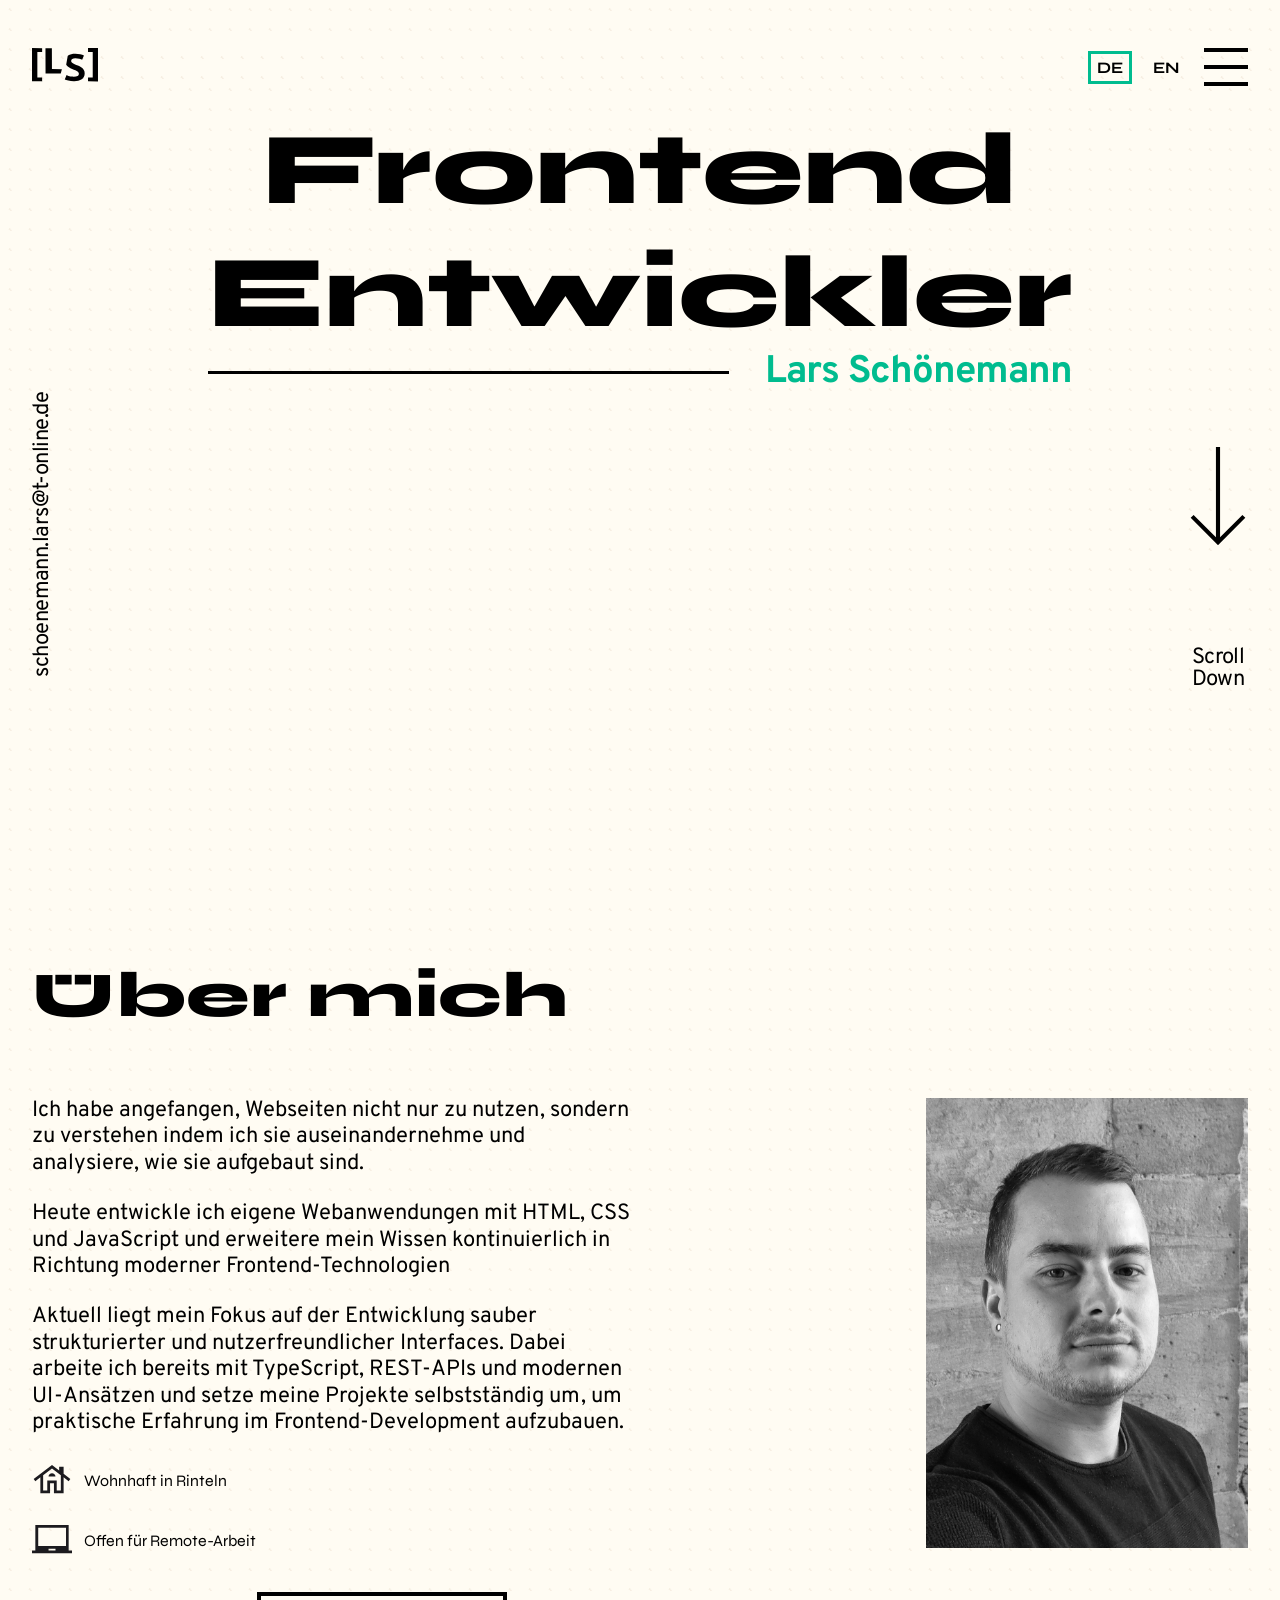
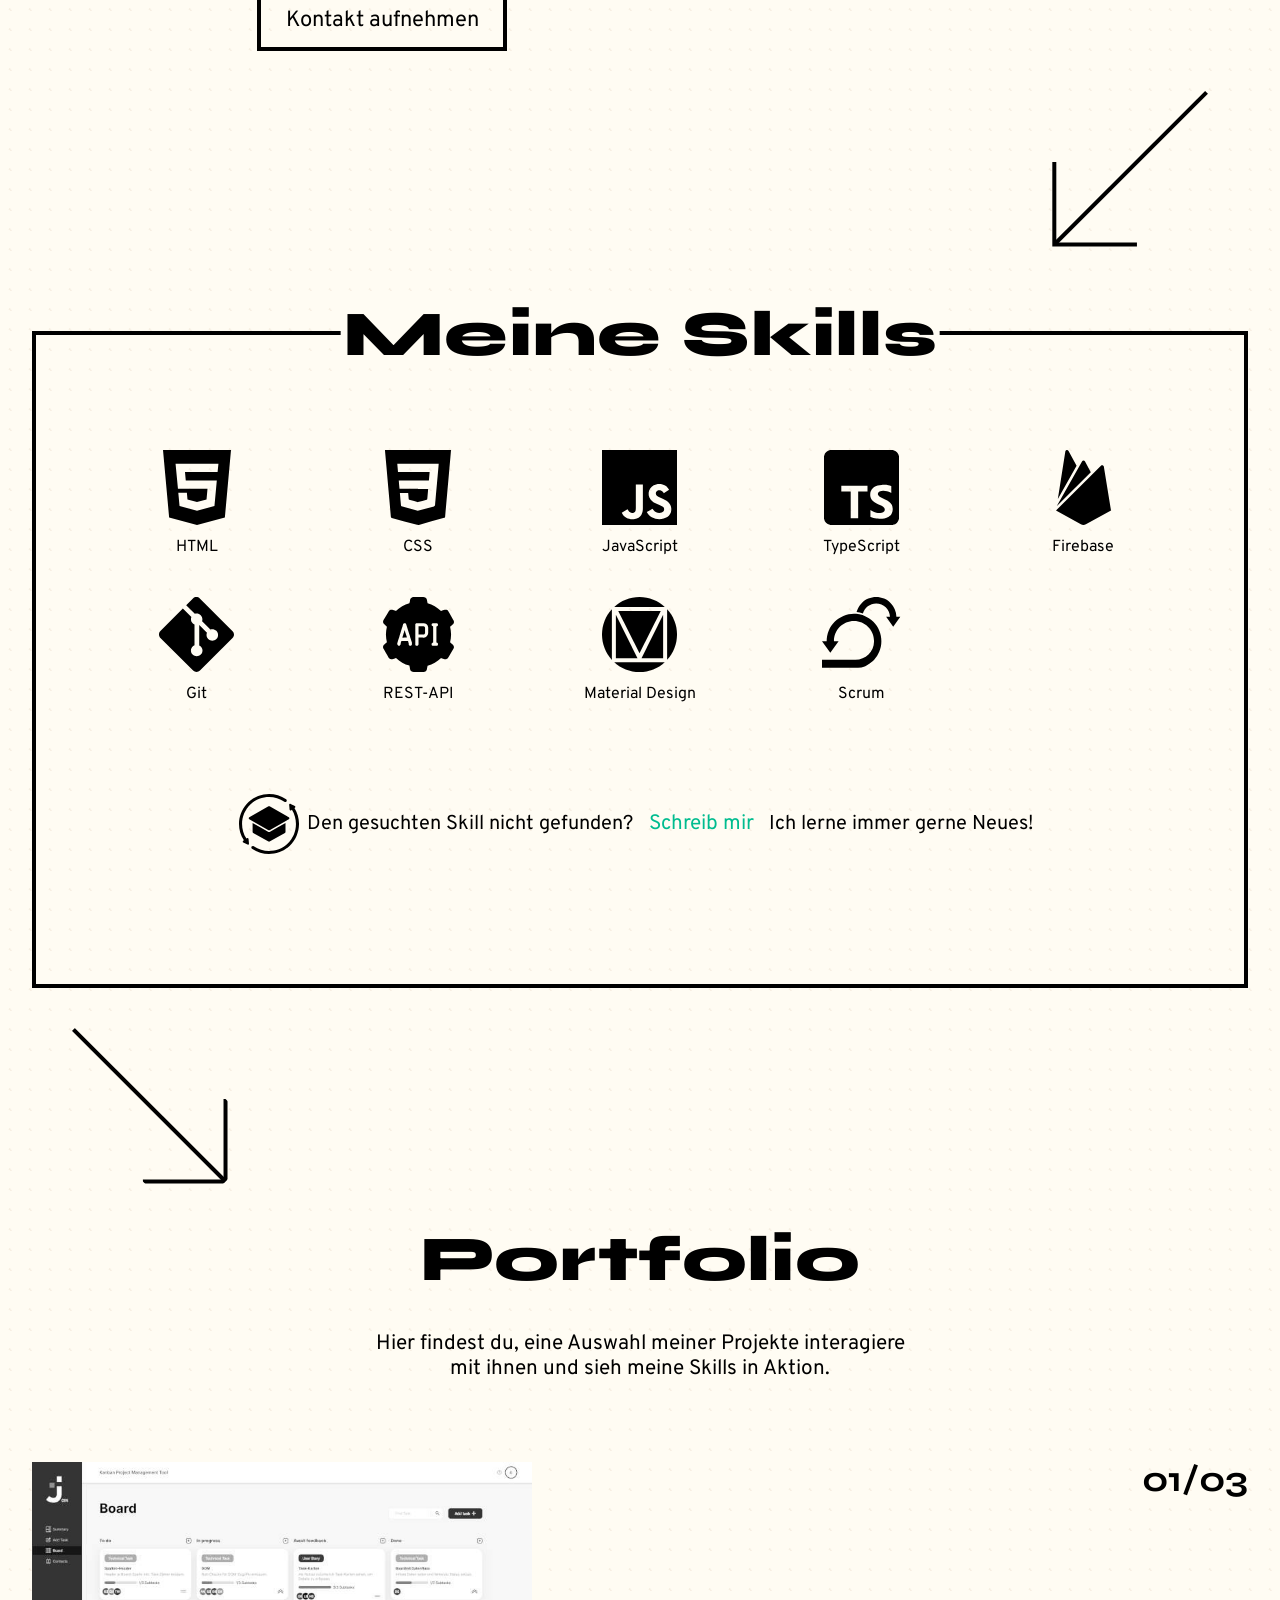
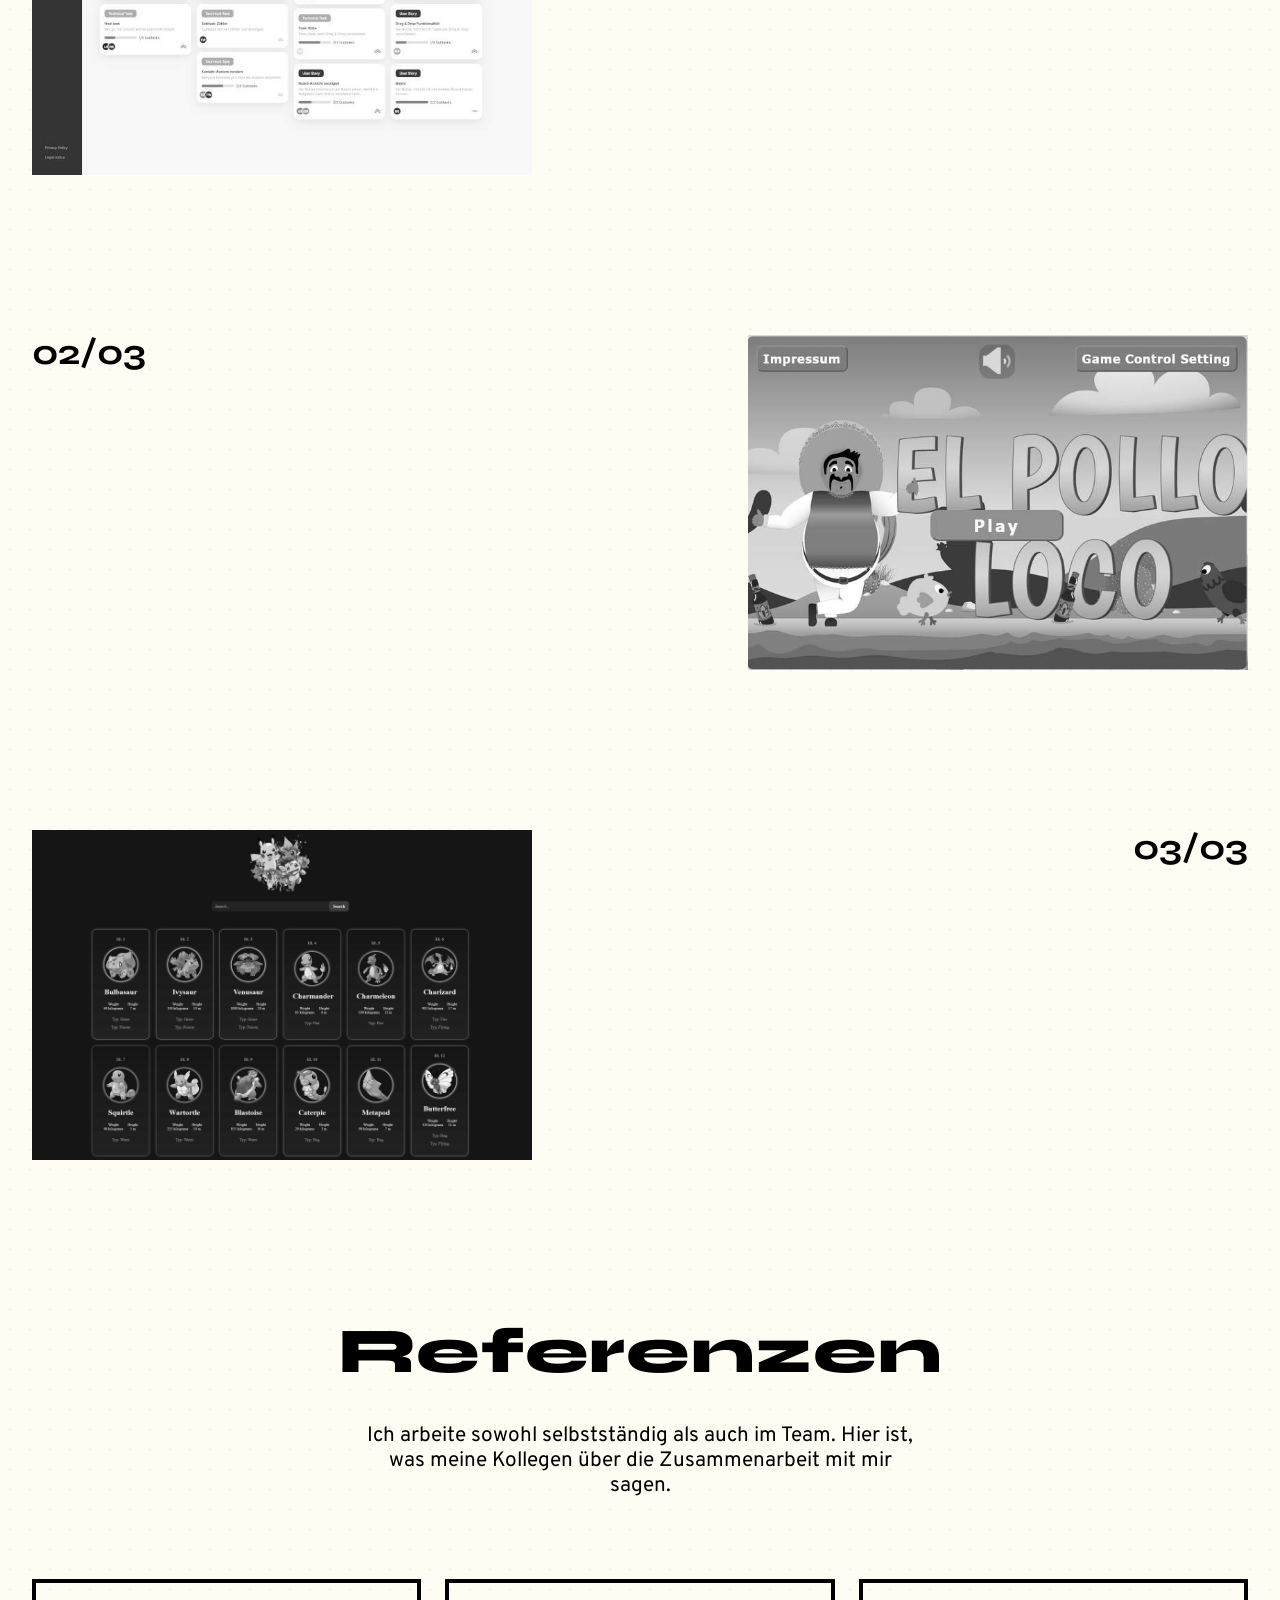
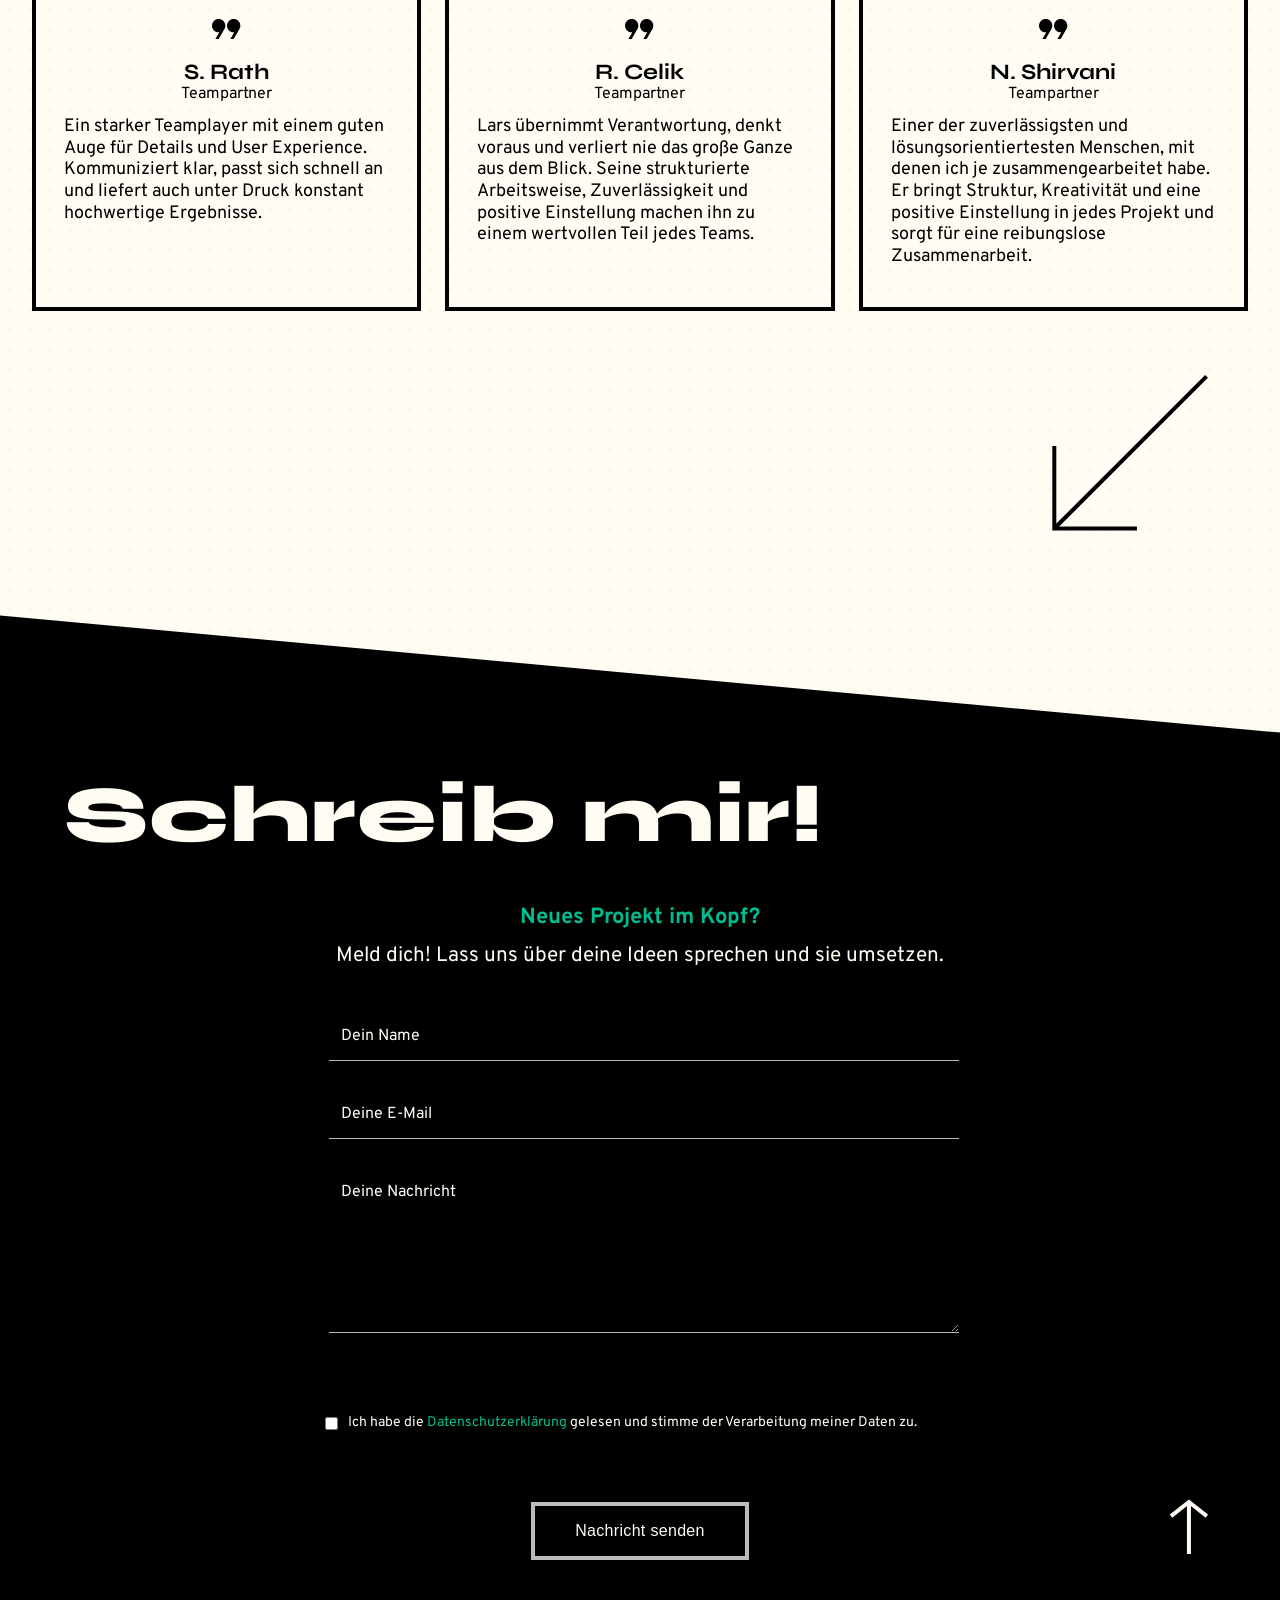
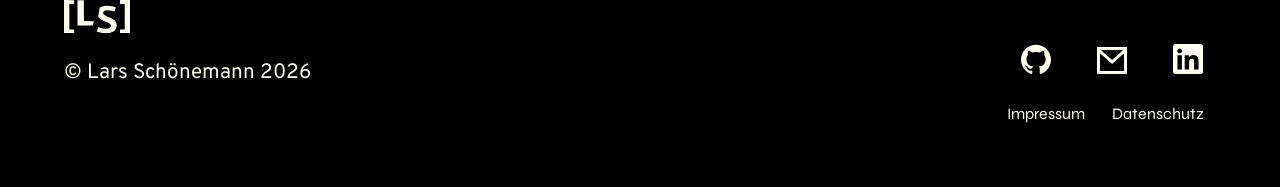
<file: index.html>
<!DOCTYPE html>
<html lang="de">

<head>
    <meta charset='utf-8'>
    <meta name='viewport' content='width=device-width, initial-scale=1'>
    <meta name="description"
        content="Professional frontend development by Lars Schoenemann. Specializing in JavaScript, TypeScript, and web performance. Explore my projects now.">
    <meta property="og:type" content="website" />
    <meta property="og:url" content="https://lars-schoenemann.de/" />
    <meta property="og:title" content="Lars Schoenemann | Frontend Developer" />
    <meta property="og:description"
        content="Frontend Developer specializing in JavaScript, TypeScript, and high-performance web development. Explore my latest projects." />
    <meta property="og:image" content="https://lars-schoenemann.de/" />
    <title>Lars Schönemann</title>
    <link rel="icon" type="image/svg+xml" href="assets\images\Logo.svg">
    <link rel='stylesheet' href="assets/css/root.css">
    <link rel='stylesheet' href="assets/css/style.css">
</head>

<body>
    <header>
        <nav class="header-menu" aria-label="Main navigation">
            <div class="left-side">
                <a href="https://lars-schoenemann.de/"><svg aria-label="LS Logo" role="img" data-name="Ebene 1"
                        xmlns="http://www.w3.org/2000/svg" <a viewBox="0 0 110.5 56.03">
                        <path
                            d="M0,.09l16.95.2v6.58s-8.01-.09-8.01-.09v42.49s8.01.09,8.01.09v6.58S0,55.74,0,55.74V.09Z" />
                        <path
                            d="M110.5,56.03l-16.7-.2v-6.6s7.89.09,7.89.09V6.7s-7.89-.09-7.89-.09V0s16.7.2,16.7.2v55.84Z" />
                        <g>
                            <polygon
                                points="50.05 35.55 33.37 35.33 33.26 .56 22.54 .41 22.67 42.52 48.14 42.86 50.05 35.55" />
                            <path
                                d="M86.52,36.27c-1.11-1.59-2.51-2.93-4.19-4.03-1.68-1.09-3.5-2.03-5.46-2.82-1.96-.78-3.78-1.54-5.46-2.28-1.68-.74-3.07-1.53-4.18-2.39-1.11-.85-1.67-1.91-1.67-3.17,0-1.34.59-2.41,1.8-3.19,1.2-.78,2.93-1.16,5.2-1.13,2.41.03,4.65.3,6.73.81,2.08.51,3.64,1.07,4.68,1.67l3.02-7.21c-1.65-.86-3.76-1.53-6.31-2.01-2.55-.48-5.27-.73-8.14-.77-2.5-.03-4.77.19-6.79.67-2.03.48-3.78,1.23-5.27,2.26-.24.17-.47.35-.7.53l-2.51,14.61c.09.15.18.3.28.45,1.11,1.61,2.51,2.96,4.19,4.06,1.68,1.09,3.5,2.02,5.46,2.78,1.96.76,3.78,1.5,5.46,2.22,1.68.72,3.07,1.5,4.18,2.36,1.11.86,1.67,1.96,1.67,3.3,0,1.76-.76,3.07-2.29,3.91-1.53.84-3.74,1.24-6.61,1.2-1.23-.02-2.42-.12-3.58-.3-1.16-.18-2.26-.41-3.29-.67-1.04-.27-1.97-.55-2.8-.86-.83-.3-1.5-.59-2.02-.85l-3.09,7.33c1.28.61,3.26,1.22,5.95,1.84,2.69.62,5.81.96,9.35,1.01,2.69.04,5.15-.2,7.39-.72,2.24-.52,4.15-1.33,5.73-2.44,1.58-1.11,2.8-2.51,3.67-4.2.87-1.69,1.3-3.71,1.29-6.06s-.57-4.32-1.68-5.92Z" />
                            <path
                                d="M62.76,25.02c.23,1.07.6,2.03,1.11,2.88l2.51-14.61c-.25.21-.49.43-.72.65l-2.89,11.08Z" />
                        </g>
                    </svg>
                </a>
            </div>
            <div class="right-side">
                <div class="header-menu-right">
                    <div class="language-button">
                        <button class="header-button active" aria-label="Sprache auf Deutsch wechseln">
                            <span class="button-text">DE</span>
                        </button>
                        <button class="header-button" aria-label="Switch language to English">
                            <span class="button-text">EN</span>
                        </button>
                    </div>
                    <button class="burger-menu" id="burgerBtn" onclick="toggleMenu()" aria-label="Open navigation"
                        aria-expanded="false" aria-controls="navOverlay">
                        <svg class="start-animation-svg start" width="44" height="38" viewBox="0 0 44 38" fill="none"
                            xmlns="http://www.w3.org/2000/svg">
                            <path d="M2 2H42" stroke="black" stroke-width="4" stroke-linecap="square" />
                            <path d="M2 19H42" stroke="black" stroke-width="4" stroke-linecap="square" />
                            <path d="M2 36H42" stroke="black" stroke-width="4" stroke-linecap="square" />
                        </svg>
                        <svg class="start-animation-svg hidden" width="44" height="38" viewBox="0 0 44 38" fill="none"
                            xmlns="http://www.w3.org/2000/svg">
                            <path d="M12 2H32" stroke="black" stroke-width="4" stroke-linecap="square" />
                            <path d="M2 19H42" stroke="black" stroke-width="4" stroke-linecap="square" />
                            <path d="M12 36H32" stroke="black" stroke-width="4" stroke-linecap="square" />
                        </svg>
                        <svg class="start-animation-svg hidden" width="44" height="38" viewBox="0 0 44 38" fill="none"
                            xmlns="http://www.w3.org/2000/svg">
                            <path d="M22 2H42" stroke="black" stroke-width="4" stroke-linecap="square" />
                            <path d="M2 19H42" stroke="black" stroke-width="4" stroke-linecap="square" />
                            <path d="M2 36H22" stroke="black" stroke-width="4" stroke-linecap="square" />
                        </svg>
                        <svg class="start-animation-svg hidden" width="58" height="53" viewBox="0 0 58 53" fill="none"
                            xmlns="http://www.w3.org/2000/svg">
                            <path d="M39.8169 15.6733L55.1378 2.81759" stroke="black" stroke-width="4"
                                stroke-linecap="square" />
                            <path d="M12.1582 13.3892L42.8 39.1007" stroke="black" stroke-width="4"
                                stroke-linecap="square" />
                            <path d="M2.81787 49.6741L18.1388 36.8183" stroke="black" stroke-width="4"
                                stroke-linecap="square" />
                        </svg>
                        <svg class="start-animation-svg hidden end" width="40" height="32" viewBox="0 0 40 32"
                            fill="none" xmlns="http://www.w3.org/2000/svg">
                            <path d="M20 15.856L35.3209 3.0002" stroke="black" stroke-width="4"
                                stroke-linecap="square" />
                            <path d="M4.67969 3.14307L35.3215 28.8546" stroke="black" stroke-width="4"
                                stroke-linecap="square" />
                            <path d="M5 28.856L20.3209 16.0002" stroke="black" stroke-width="4"
                                stroke-linecap="square" />
                        </svg>
                        <svg class="back-animation-svg hidden" width="58" height="53" viewBox="0 0 58 53" fill="none"
                            xmlns="http://www.w3.org/2000/svg">
                            <path d="M39.8169 15.6733L55.1378 2.81759" stroke="black" stroke-width="4"
                                stroke-linecap="square" />
                            <path d="M12.1582 13.3892L42.8 39.1007" stroke="black" stroke-width="4"
                                stroke-linecap="square" />
                            <path d="M2.81787 49.6741L18.1388 36.8183" stroke="black" stroke-width="4"
                                stroke-linecap="square" />
                        </svg>
                        <svg class="back-animation-svg hidden" width="44" height="38" viewBox="0 0 44 38" fill="none"
                            xmlns="http://www.w3.org/2000/svg">
                            <path d="M22 2H42" stroke="black" stroke-width="4" stroke-linecap="square" />
                            <path d="M2 19H42" stroke="black" stroke-width="4" stroke-linecap="square" />
                            <path d="M2 36H22" stroke="black" stroke-width="4" stroke-linecap="square" />
                        </svg>
                        <svg class="back-animation-svg hidden" width="44" height="38" viewBox="0 0 44 38" fill="none"
                            xmlns="http://www.w3.org/2000/svg">
                            <path d="M12 2H32" stroke="black" stroke-width="4" stroke-linecap="square" />
                            <path d="M2 19H42" stroke="black" stroke-width="4" stroke-linecap="square" />
                            <path d="M12 36H32" stroke="black" stroke-width="4" stroke-linecap="square" />
                        </svg>
                        <svg class="back-animation-svg hidden" width="44" height="38" viewBox="0 0 44 38" fill="none"
                            xmlns="http://www.w3.org/2000/svg">
                            <path d="M2 2H42" stroke="black" stroke-width="4" stroke-linecap="square" />
                            <path d="M2 19H42" stroke="black" stroke-width="4" stroke-linecap="square" />
                            <path d="M2 36H42" stroke="black" stroke-width="4" stroke-linecap="square" />
                        </svg>
                    </button>
                </div>
            </div>
        </nav>
        <div class="nav-overlay" id="navOverlay" aria-hidden="true">
            <div class="nav-overlay-inner">
                <nav class="overlay-nav" aria-label="Overlay navigation">
                    <div class="menu-item"><a href="#aboutME" onclick="toggleMenu()" data-i18n="nav.about">About
                            me</a>
                    </div>
                    <div class="menu-item"><a href="#mySkills" onclick="toggleMenu()" data-i18n="nav.skills">My
                            skills</a></div>
                    <div class="menu-item"><a href="#portfolio" onclick="toggleMenu()"
                            data-i18n="nav.portfolio">Portfolio</a></div>
                </nav>
                <div class="overlay-footer">
                    <div class="wrapper">
                        <a href="#contact" class="say-hi" onclick="toggleMenu()" data-i18n="nav.sayhi">Say Hi!</a>
                        <p class="overlay-mail">schoenemann.lars@t-online.de</p>
                        <div class="overlay-icons">
                            <a href="https://github.com/LarsSchoenemannDev" target="_blank" rel="noopener noreferrer"
                                aria-label="GitHub profile">
                                <svg width="40" height="40" viewBox="0 0 40 40" fill="none"
                                    xmlns="http://www.w3.org/2000/svg">
                                    <path
                                        d="M20 10.7408C11.7125 10.7408 5 17.4533 5 25.7408C4.9983 28.8897 5.98822 31.9592 7.82933 34.5138C9.67043 37.0684 12.2692 38.9784 15.257 39.9728C16.007 40.1033 16.2875 39.6533 16.2875 39.2588C16.2875 38.9033 16.268 37.7228 16.268 36.4658C12.5 37.1603 11.525 35.5478 11.225 34.7033C11.0555 34.2713 10.325 32.9408 9.6875 32.5838C9.1625 32.3033 8.4125 31.6088 9.668 31.5908C10.85 31.5713 11.693 32.6783 11.975 33.1283C13.325 35.3963 15.482 34.7588 16.343 34.3658C16.475 33.3908 16.868 32.7353 17.3 32.3603C13.9625 31.9853 10.475 30.6908 10.475 24.9533C10.475 23.3213 11.0555 21.9728 12.0125 20.9213C11.8625 20.5463 11.3375 19.0088 12.1625 16.9463C12.1625 16.9463 13.418 16.5533 16.2875 18.4853C17.5086 18.1464 18.7703 17.9758 20.0375 17.9783C21.3125 17.9783 22.5875 18.1463 23.7875 18.4838C26.6555 16.5338 27.9125 16.9478 27.9125 16.9478C28.7375 19.0103 28.2125 20.5478 28.0625 20.9228C29.018 21.9728 29.6 23.3033 29.6 24.9533C29.6 30.7103 26.0945 31.9853 22.757 32.3603C23.3 32.8283 23.7695 33.7283 23.7695 35.1353C23.7695 37.1408 23.75 38.7533 23.75 39.2603C23.75 39.6533 24.032 40.1213 24.782 39.9713C27.7595 38.966 30.3469 37.0523 32.1799 34.4995C34.0128 31.9467 34.9991 28.8835 35 25.7408C35 17.4533 28.2875 10.7408 20 10.7408Z"
                                        fill="#FFFCF3" />
                                </svg>
                            </a>
                            <a href="mailto:schoenemann.lars@t-online.de" aria-label="Send email">
                                <svg width="40" height="40" viewBox="0 0 40 40" fill="none"
                                    xmlns="http://www.w3.org/2000/svg">
                                    <path
                                        d="M6.5 13H33.5C33.8978 13 35 13 35 13C35 13 35 14.1022 35 14.5V38.5C35 38.8978 35 40 35 40C35 40 33.8978 40 33.5 40H6.5C6.10218 40 5 40 5 40C5 40 5 38.8978 5 38.5V14.5C5 14.1022 5 13 5 13C5 13 6.10218 13 6.5 13ZM32 19.357L20.108 30.007L8 19.324V37H32V19.357ZM8.7665 16L20.0915 25.993L31.253 16H8.7665Z"
                                        fill="#FFFCF3" />
                                </svg>
                            </a>
                            <a href="https://www.linkedin.com/in/lars-sch%C3%B6nemann-7626a9374/" target="_blank"
                                rel="noopener noreferrer" aria-label="LinkedIn profile">
                                <svg width="40" height="40" viewBox="0 0 40 40" fill="none"
                                    xmlns="http://www.w3.org/2000/svg">
                                    <path
                                        d="M30.5583 35.565H26.1167V28.6033C26.1167 26.9433 26.0833 24.8067 23.8 24.8067C21.485 24.8067 21.1317 26.6133 21.1317 28.4817V35.565H16.6883V21.25H20.955V23.2H21.0133C21.61 22.0767 23.06 20.8883 25.2267 20.8883C29.7267 20.8883 30.56 23.8517 30.56 27.7067V35.565H30.5583ZM11.6717 19.2917C10.3523 19.2917 9.28333 18.2217 9.28333 16.9017C9.28333 15.5817 10.3523 14.5117 11.6717 14.5117C12.991 14.5117 14.06 15.5817 14.06 16.9017C14.06 18.2217 12.991 19.2917 11.6717 19.2917ZM13.8983 35.565H9.44333V21.25H13.9V35.565H13.8983ZM32.7833 10H7.21667C5.99 10 5 10.9667 5 12.1617V37.8383C5 39.0333 5.99 40 7.21667 40H32.7833C34.01 40 35 39.0333 35 37.8383V12.1617C35 10.9667 34.01 10 32.7833 10Z"
                                        fill="#FFFCF3" />
                                </svg>
                            </a>
                        </div>
                    </div>
                </div>
            </div>
        </div>
    </header>
    <main id="site-main">
        <section id="mainStart" class="header-main" aria-label="Hero">
            <div class="top-main">
                <div class="scale-wrapper">
                    <h1 data-i18n="hero.title">Frontend <br>Developer</h1>
                    <div class="seperator-wrapper">
                        <div class="seperator"></div>
                        <h2 class="name">Lars Schönemann</h2>
                    </div>
                </div>
            </div>
            <footer class="main-footer">
                <div class="left-side rotate">
                    <p>schoenemann.lars@t-online.de</p>
                </div>
                <div class="scroll-wrapper">
                    <div class="right-side-animation">
                        <div class="arrow">
                            <svg class="xc" viewBox="29 0 58 95" fill="none" xmlns="http://www.w3.org/2000/svg"
                                aria-hidden="true">
                                <path d="M33 67.1045L58 92.1045L83 67.1045" stroke="black" stroke-width="4" />
                                <path d="M58 0V92.1053" stroke="black" stroke-width="4" />
                            </svg>
                        </div>
                    </div>
                    <div class="right-side-text">
                        <p>Scroll<br>Down</p>
                    </div>
                </div>
            </footer>
        </section>
        <section id="aboutME" class="about-me" aria-labelledby="aboutME-heading">
            <h2 id="aboutME-heading" data-i18n="about.heading">About me</h2>
            <div class="about-me-content">
                <div class="about-me-left">
                    <article data-i18n="about.text">
                        At some point I started taking websites apart just to understand how they work. Today I
                        build
                        them myself – with HTML, CSS and JavaScript. Since then I've been constantly improving and
                        always
                        looking for the cleanest solution.
                    </article>
                    <article data-i18n="about.text1">
                        "about.texttwo"
                    </article>
                    <article data-i18n="about.text2">
                        "about.texttwo"
                    </article>
                    <div class="article-svg">
                        <p>
                            <svg width="40" height="40" viewBox="0 0 40 40" fill="none"
                                xmlns="http://www.w3.org/2000/svg" aria-hidden="true">
                                <mask id="mask0_105177_1149" style="mask-type:alpha" maskUnits="userSpaceOnUse" x="0"
                                    y="0" width="40" height="40">
                                    <rect width="40" height="40" fill="#D9D9D9" />
                                </mask>
                                <g mask="url(#mask0_105177_1149)">
                                    <path
                                        d="M8.36158 33.3333V17.3612L3.33366 21.1946L1.66699 19L20.0003 5L27.167 10.4721V6.66667H31.6116V13.8612L38.3337 19L36.6391 21.1946L31.6116 17.3333V33.3333H21.9449V23.3333H18.0557V33.3333H8.36158ZM11.1391 30.5554H15.2782V20.5554H24.7224V30.5554H28.8337V15.2362L20.0003 8.48625L11.1391 15.2362V30.5554ZM16.5282 16.4029H23.4724C23.4724 15.4954 23.1252 14.7476 22.4307 14.1596C21.7363 13.5718 20.9262 13.2779 20.0003 13.2779C19.0745 13.2779 18.2644 13.5704 17.5699 14.1554C16.8755 14.7404 16.5282 15.4896 16.5282 16.4029Z"
                                        fill="#1C1B1F" />
                                </g>
                            </svg>
                            <span data-i18n="about.location">Based in Rinteln</span>
                        </p>
                        <p>
                            <svg width="40" height="40" viewBox="0 0 40 40" fill="none"
                                xmlns="http://www.w3.org/2000/svg" aria-hidden="true">
                                <mask id="mask0_105177_1167" style="mask-type:alpha" maskUnits="userSpaceOnUse" x="0"
                                    y="0" width="40" height="40">
                                    <rect width="40" height="40" fill="#D9D9D9" />
                                </mask>
                                <g mask="url(#mask0_105177_1167)">
                                    <path
                                        d="M0 33.3333V30.5554H3.33333V5H36.6667V30.5554H40V33.3333H0ZM16.5554 30.5554H23.5V28.8333H16.5554V30.5554ZM6.22208 26.0554H34V7.77792H6.22208V26.0554Z"
                                        fill="#1C1B1F" />
                                </g>
                            </svg>
                            <span data-i18n="about.remote">Open to work Remote</span>
                        </p>
                        <div class="button-wrapper">
                            <a href="#contact" class="button-contact" data-i18n="about.cta">Let's talk</a>
                        </div>
                    </div>
                </div>
                <div class="about-me-right">
                    <img class="img-me" loading="lazy" src="assets\images\image.jpg" alt="Portrait of Lars Schönemann">
                </div>
            </div>
        </section>
        <div class="arrow-right-side" aria-hidden="true">
            <svg width="235" height="235" viewBox="0 0 235 235" fill="none" xmlns="http://www.w3.org/2000/svg">
                <path d="M41.3149 110.893V193.519H123.942" stroke="black" stroke-width="4" />
                <path d="M193.521 41.3135L41.3135 193.521" stroke="black" stroke-width="4" />
            </svg>
        </div>
        <section id="mySkills" aria-labelledby="mySkills-heading">
            <div class="skills">
                <h2 id="mySkills-heading" class="my-skills" data-i18n="skills.heading">My skills</h2>
                <div class="skills-grid">
                    <div class="skill-item"><svg width="68" height="75" viewBox="0 0 68 75" fill="none"
                            xmlns="http://www.w3.org/2000/svg">
                            <path
                                d="M34 60.6675L51.4533 55.9575L53.8069 30.54H22.7649L21.9942 22.0875H54.5813L55.4389 13.7962H12.5611L14.9638 38.8388H44.506L43.52 49.5863L34 52.0875L24.48 49.5863L23.8831 42.6712H15.3076L16.5504 55.9613L34 60.6675ZM0 0H68L61.8687 67.5L34 75L6.13133 67.5L0 0Z"
                                fill="black" />
                        </svg>
                        <span>HTML</span>
                    </div>
                    <div class="skill-item">
                        <svg width="66" height="75" viewBox="0 0 66 75" fill="none" xmlns="http://www.w3.org/2000/svg">
                            <path
                                d="M0.00585795 0.0132157C0.00585795 0.303961 -0.00732243 0.502197 0.00585795 0.700433C0.506712 6.19817 1.00757 11.6959 1.49524 17.2069C2.18062 25.0041 2.85282 32.8014 3.5382 40.5855C4.31584 49.3343 5.10666 58.0699 5.85795 66.8187C5.91067 67.453 6.13473 67.7305 6.72785 67.8891C15.1633 70.2151 23.5724 72.5543 32.0078 74.867C32.5746 75.0256 33.2599 75.052 33.8267 74.8934C42.2885 72.5675 50.7371 70.2019 59.1989 67.8627C59.8448 67.6777 60.0688 67.3869 60.1216 66.7261C60.3852 63.4222 60.7015 60.1051 60.9915 56.8011C61.4791 51.3298 61.9536 45.8585 62.4413 40.3872C63.0081 33.9644 63.588 27.5548 64.1548 21.1319C64.5765 16.3478 65.0247 11.577 65.4464 6.79288C65.6441 4.54621 65.8155 2.29953 66 0H0.00585795V0.0132157ZM53.2678 19.0967C52.8328 23.9337 52.3979 28.7838 51.9629 33.6208C51.462 39.1846 50.9612 44.7484 50.4603 50.299C50.3154 51.8981 50.1045 53.4972 50.0649 55.1095C50.0386 55.9686 49.6695 56.1932 48.9578 56.3915C43.8701 57.7659 38.7957 59.18 33.7213 60.5808C33.4972 60.6469 33.2863 60.7262 33.0622 60.7923C32.9832 60.7526 32.9041 60.7262 32.8118 60.6866C27.3815 59.2064 21.9512 57.713 16.5209 56.2064C16.2968 56.1404 16.0068 55.7835 15.9805 55.5324C15.5982 51.4091 15.2556 47.2858 14.8865 43.0832H23.177C23.3219 44.7352 23.4801 46.4136 23.6119 48.1052C23.7305 49.6647 23.7174 49.6647 25.1804 50.0611C27.8033 50.7616 30.4393 51.4488 33.0622 52.136L33.0359 52.0699C35.9092 51.3034 38.7825 50.5501 41.6558 49.7307C41.9195 49.6514 42.2226 49.2285 42.2621 48.9378C42.4335 47.6691 42.5257 46.3872 42.6312 45.1185C42.8025 43.07 42.9739 41.0216 43.1584 38.8806H33.0359L33.0622 38.8278C32.9963 38.8278 32.9173 38.8278 32.8514 38.8278H14.5043C14.2538 36.0921 14.0166 33.3829 13.7662 30.5944H32.8645C32.9304 30.5944 33.0095 30.5944 33.0754 30.5944L33.0491 30.5415H43.8965C44.1469 27.7001 44.3974 24.9248 44.6478 22.0967H33.0359L33.0622 22.0438C32.9963 22.0438 32.9173 22.0438 32.8514 22.0438C26.3534 22.057 19.8555 22.057 13.3576 22.0702C13.2653 22.0702 13.1731 22.0306 13.0017 21.9777C12.7645 19.2817 12.514 16.5857 12.2768 13.8104H32.8514C32.9173 13.8104 32.9963 13.8104 33.0622 13.8104L33.0359 13.7576H53.7027C53.5577 15.6078 53.4127 17.3522 53.2678 19.0967Z"
                                fill="black" />
                        </svg>
                        <span>CSS</span>
                    </div>
                    <div class="skill-item">
                        <svg width="75" height="75" viewBox="0 0 75 75" fill="none" xmlns="http://www.w3.org/2000/svg">
                            <path
                                d="M0 0C25.0169 0 49.9831 0 75 0C75 25.0169 75 50.0338 75 75C50.0338 75 25.0169 75 0 75C0 49.9325 0 24.9662 0 0ZM67.0999 39.7029C65.5807 36.9683 63.5044 35.0945 60.5165 34.4362C58.3896 33.9298 56.2627 33.9298 54.1357 34.3856C47.2485 35.8035 44.3113 44.1087 48.7677 49.6286C50.3376 51.553 52.4139 52.7178 54.5915 53.7306C56.5159 54.6421 58.4909 55.503 60.4153 56.4652C61.7319 57.1236 62.289 58.339 62.1371 59.8076C61.9851 61.2762 60.9723 62.0864 59.7063 62.5422C56.8704 63.555 53.5787 62.6435 51.6543 60.2633C51.2492 59.7569 50.844 59.1999 50.4389 58.6428C48.5145 59.7569 46.6408 60.8204 44.767 61.9345C45.9318 64.2134 47.5523 66.0365 49.7806 67.2519C53.5787 69.3282 57.5793 69.632 61.6813 68.6192C64.3653 67.9608 66.6442 66.5935 68.0621 64.1121C70.6955 59.4024 69.1762 53.528 64.5172 50.6415C62.4409 49.3754 60.1114 48.5145 57.9338 47.4004C56.8704 46.8433 55.7562 46.3369 54.8447 45.628C53.2242 44.3113 53.528 41.6779 55.3511 40.6651C57.1236 39.6523 59.605 40.26 60.9723 42.0324C61.2762 42.3869 61.4787 42.792 61.7826 43.1972C63.5044 42.0324 65.2768 40.8677 67.0999 39.7029ZM19.7502 62.6941C20.763 64.8717 22.2316 66.5935 24.3079 67.7076C26.9919 69.1762 29.9291 69.4294 32.917 68.9737C35.6009 68.5685 37.8292 67.3531 39.2978 64.9223C40.5132 62.8967 40.8677 60.6685 40.8677 58.2883C40.8677 50.5908 40.8677 42.8933 40.8677 35.1958C40.8677 34.9932 40.8677 34.74 40.8677 34.4868C38.4875 34.4868 36.2086 34.4868 33.8285 34.4868C33.8285 34.7907 33.8285 35.0439 33.8285 35.3477C33.8285 42.944 33.8285 50.4895 33.8285 58.0858C33.8285 58.7947 33.7779 59.5544 33.6766 60.2633C33.474 61.4281 32.8663 62.289 31.7016 62.6435C29.524 63.3018 27.7515 62.6435 26.4855 60.7698C26.1816 60.2633 25.8778 59.7569 25.5233 59.2505C23.5483 60.4153 21.6745 61.5294 19.7502 62.6941Z"
                                fill="black" />
                        </svg>
                        <span>JavaScript</span>
                    </div>
                    <div class="skill-item">
                        <svg width="75" height="75" viewBox="0 0 75 75" fill="none" xmlns="http://www.w3.org/2000/svg">
                            <path
                                d="M74.9317 5.96862C74.3855 3.10368 72.1666 0.784447 69.3332 0.170532C69.1966 0.136426 69.0601 0.136426 68.8894 0.102319C68.8553 0.102319 68.8211 0.0341064 68.787 0H6.17888C6.14474 0.0341064 6.11061 0.102319 6.04233 0.102319C3.20892 0.579809 0.819299 2.83083 0.170687 5.69577C0.13655 5.79809 0.0682749 5.93452 0 6.07094V68.7926C0.0341375 68.8608 0.102412 68.895 0.102412 68.9632C0.785162 72.101 2.69686 74.045 5.80337 74.8295C5.90578 74.8636 5.97406 74.9318 6.04233 75H68.8894C68.9577 74.9659 68.9918 74.8977 69.0601 74.8636C72.1666 74.1473 74.0783 72.2715 74.8634 69.1678C74.8976 69.0655 74.8634 68.9291 74.8976 68.8267C74.8976 68.7926 74.9659 68.7585 75 68.7244V6.17326C75 6.10505 74.9317 6.07094 74.9317 5.96862ZM43.5253 41.5757H43.1497C40.3163 41.5757 37.4488 41.5757 34.6154 41.5757C34.4788 41.5757 34.3423 41.5757 34.2057 41.5757C34.2057 41.6098 34.1716 41.6098 34.1716 41.6439C34.1716 41.7804 34.1716 41.9168 34.1716 42.0532V68.3493H26.6955V41.6098H17.3077V35.6412H43.4911V41.5757H43.5253ZM68.7187 59.4134C68.6504 60.573 68.4797 61.6985 68.0018 62.7899C67.8653 63.131 67.7629 63.4379 67.5922 63.779C66.9777 65.075 65.9536 65.9959 64.7588 66.7462C63.3933 67.5989 61.8912 68.0764 60.3209 68.3834C58.5799 68.7244 56.8389 68.8267 55.0637 68.7585C54.2103 68.7244 53.3569 68.7244 52.5034 68.6221C50.4893 68.3834 48.5093 67.94 46.6659 67.0532C46.5635 67.0191 46.4269 66.8486 46.4269 66.7462C46.4269 64.5293 46.4269 62.3124 46.4269 60.0955C46.4269 60.0614 46.4269 60.0273 46.4269 59.9591C46.9731 60.3342 47.5193 60.7094 48.0655 61.0164C49.3969 61.8008 50.8648 62.3465 52.3669 62.6876C53.6641 62.9945 54.9613 63.0287 56.2585 62.9604C57.2485 62.9263 58.2385 62.6876 59.1261 62.2442C59.9112 61.8349 60.5599 61.2892 60.7305 60.3684C60.9012 59.5498 60.833 58.7312 60.355 58.015C59.6723 56.9918 58.7164 56.3438 57.6582 55.7981C56.4634 55.2183 55.2686 54.7067 54.0396 54.161C52.2303 53.3424 50.4552 52.4557 48.9873 51.0914C47.7924 49.9659 46.9049 48.6357 46.4952 47.0327C46.2563 46.0778 46.188 45.1228 46.2221 44.1678C46.2563 41.8145 47.1097 39.8022 48.7824 38.131C50.1479 36.7667 51.8207 35.9482 53.6641 35.4707C54.9272 35.1637 56.1903 34.925 57.4875 34.8909C58.4092 34.8909 59.3309 34.7885 60.2185 34.8226C61.6181 34.8568 62.9836 34.925 64.3491 35.266C65.2367 35.5048 66.1584 35.7435 67.046 35.9482C67.2167 35.9823 67.2849 36.0846 67.2849 36.2892C67.2849 38.4038 67.2849 40.5525 67.2849 42.6671C67.2849 42.7353 67.2849 42.8035 67.2508 42.9059C66.9777 42.7353 66.7387 42.5989 66.4998 42.4625C65.4074 41.8486 64.2467 41.4393 63.0519 41.1323C61.7205 40.8254 60.3892 40.6207 59.0237 40.6548C58.102 40.6889 57.1461 40.8254 56.2927 41.1323C55.2344 41.5075 54.381 42.1214 54.0055 43.2469C53.6982 44.1337 53.9372 44.884 54.4834 45.6003C55.1661 46.487 56.0878 47.101 57.0778 47.5784C58.4092 48.2265 59.7747 48.7722 61.0719 49.3861C62.574 50.1023 64.076 50.8186 65.3391 51.8759C66.4315 52.7967 67.4215 53.8199 67.9677 55.1842C68.2749 56.0027 68.548 56.8554 68.548 57.7763C68.6846 58.322 68.7528 58.8677 68.7187 59.4134Z"
                                fill="black" />
                        </svg>
                        <span>TypeScript</span>
                    </div>
                    <div class="skill-item">
                        <svg width="55" height="75" viewBox="0 0 55 75" fill="none" xmlns="http://www.w3.org/2000/svg">
                            <path
                                d="M1.84766 48.9649L9.32422 1.45405C9.58203 -0.165154 11.7734 -0.54865 12.5469 0.900111L20.582 15.8138L1.84766 48.9649ZM55 60.5124L47.8672 16.7513C47.6523 15.3877 45.9336 14.8338 44.9453 15.8138L0 60.5124L24.8789 74.3608C26.4258 75.2131 28.3594 75.2131 29.9062 74.3608L55 60.5124ZM34.8047 22.3333L29.0469 11.4675C28.4023 10.2318 26.6406 10.2318 25.9961 11.4675L0.6875 56.2087L34.8047 22.3333Z"
                                fill="black" />
                        </svg>
                        <span>Firebase</span>
                    </div>
                    <div class="skill-item">
                        <svg width="75" height="75" viewBox="0 0 75 75" fill="none" xmlns="http://www.w3.org/2000/svg">
                            <path
                                d="M73.6028 34.1966L40.8089 1.40701C38.9326 -0.469005 35.8327 -0.469005 33.9564 1.40701L27.1855 8.177L35.8327 16.823C37.8721 16.1705 40.1563 16.5783 41.7062 18.2096C43.3378 19.8409 43.7457 22.1248 43.093 24.1639L51.4139 32.4837C53.4533 31.8312 55.7375 32.239 57.369 33.8703C59.6532 36.0726 59.6532 39.7431 57.369 42.0269C55.0849 44.3108 51.4955 44.3108 49.2113 42.0269C47.4982 40.314 47.0903 37.8671 47.9877 35.7463L40.2379 27.9976V48.3891C40.8089 48.6338 41.2984 49.0416 41.7878 49.4494C44.072 51.6517 44.072 55.3222 41.7878 57.606C39.5037 59.8083 35.9143 59.8083 33.6301 57.606C31.346 55.3222 31.346 51.7333 33.6301 49.4494C34.2012 48.8785 34.8538 48.4706 35.5064 48.2259V27.5897C34.8538 27.345 34.2012 26.8556 33.6301 26.3662C31.917 24.6533 31.5091 22.2064 32.4065 20.0856L23.8409 11.6028L1.4072 34.0334C-0.469068 35.9095 -0.469068 39.009 1.4072 40.885L34.1196 73.593C35.9958 75.469 39.0958 75.469 40.972 73.593L73.5213 41.0481C75.4791 39.0905 75.4791 36.0726 73.6028 34.1966Z"
                                fill="black" />
                        </svg>
                        <span>Git</span>
                    </div>
                    <div class="skill-item">
                        <svg width="71" height="75" viewBox="0 0 71 75" fill="none" xmlns="http://www.w3.org/2000/svg">
                            <path
                                d="M26.3893 68.6146C21.3253 67.1931 16.8717 64.5758 12.9832 60.9206C11.7624 61.3493 10.519 61.778 9.25303 62.1841C8.66524 62.3646 8.07745 62.2969 7.46706 62.0713C6.38191 61.6652 5.7263 60.8755 5.25155 59.9052C4.59594 58.6191 3.75947 57.4458 3.10386 56.1597C2.51608 54.9639 1.657 53.926 1.15964 52.685C0.910965 52.0758 0.255356 51.6697 0.255356 50.9025C-0.332432 49.9549 0.232749 49.12 0.571857 48.2852C0.662286 48.0596 0.775322 47.7662 0.978787 47.676C1.79265 47.315 2.19958 46.5027 2.87779 46.0063C3.19429 45.7807 3.5334 45.5325 3.89512 45.2617C3.37515 42.667 2.92301 40.0722 2.92301 37.4097C2.92301 34.7699 3.39776 32.2202 3.89512 29.6931C3.01344 28.8809 2.19958 28.0912 1.3405 27.3466C0.458821 26.5794 -0.0611452 25.6318 0.0518909 24.639C0.119713 24.0975 0.277963 23.5108 0.54925 23.0596C1.38572 21.7283 2.15436 20.3294 2.96822 18.9756C3.62383 17.8926 4.18901 16.7644 4.91244 15.704C5.29676 15.1625 5.52284 14.5307 5.90716 13.9666C6.6532 12.9061 8.14527 12.3872 9.36606 12.7482C10.4512 13.0641 11.4685 13.5379 12.5763 13.741C12.6893 13.7635 12.7798 13.9215 12.8928 14.0343C16.8038 10.4016 21.2575 7.80686 26.3667 6.29513C26.5702 5.68592 26.6154 5.03159 26.864 4.39982C27.0449 3.92599 26.9997 3.33935 27.0901 2.8204C27.3388 1.46661 28.1753 0.676895 29.3734 0.270758C29.803 0.135379 30.2325 0 30.7525 0C33.9175 0.0451264 37.0825 0.0451264 40.2475 0C41.1518 0 41.9204 0.361011 42.6439 0.767148C43.2995 1.1056 43.6612 1.82762 43.8421 2.50451C44.1586 3.74549 44.3394 5.00903 44.5881 6.31769C49.6747 7.76173 54.1283 10.3565 58.0168 14.0117C59.2376 13.583 60.481 13.1543 61.747 12.7482C62.3348 12.5677 62.9226 12.6354 63.5329 12.861C64.6181 13.2671 65.2737 14.0569 65.7485 15.0271C66.4041 16.3132 67.2405 17.4865 67.8961 18.7726C68.4839 19.9684 69.343 21.0063 69.8404 22.2473C70.089 22.8565 70.7446 23.2626 70.7446 24.0298C71.3324 24.9774 70.7673 25.8123 70.4281 26.6471C70.3377 26.8727 70.2247 27.1661 70.0212 27.2563C69.2074 27.6173 68.8004 28.4296 68.1222 28.926C67.8057 29.1516 67.4666 29.3998 67.1049 29.6706C67.6248 32.2653 68.077 34.8601 68.077 37.5226C68.077 40.1625 67.6701 42.7121 67.1049 45.2392C67.9866 46.0514 68.8004 46.8412 69.6595 47.5857C70.5412 48.3529 71.0611 49.3005 70.9481 50.2933C70.8803 50.8348 70.7447 51.4215 70.4508 51.8727C69.6369 53.1814 68.8682 54.5352 68.077 55.8664C67.0823 57.5135 66.2684 59.296 65.1155 60.8529C64.912 61.7103 64.0981 61.778 63.5103 62.0939C62.8773 62.4323 62.2443 62.3421 61.5435 62.139C60.5036 61.8457 59.5089 61.3267 58.4237 61.1913C58.3107 61.1688 58.2203 61.0108 58.1072 60.898C54.1962 64.5758 49.7652 67.1931 44.5881 68.6597C44.3394 69.8782 44.1133 71.1417 43.8421 72.3827C43.5708 73.6011 42.7569 74.3682 41.604 74.7292C41.1744 74.8646 40.7223 75 40.2249 75C37.0599 74.9549 33.8949 74.9549 30.7299 75C29.8256 75 29.0569 74.639 28.3335 74.2329C27.6779 73.8944 27.2936 73.1724 27.1579 72.4955C26.9093 71.1643 26.6606 69.9233 26.3893 68.6146ZM27.8588 48.7365C28.3109 48.4883 28.8309 48.3303 28.8535 47.7888C28.8987 46.9765 29.0117 46.1417 28.8309 45.3745C28.5144 44.0659 27.9492 42.8023 27.6101 41.4937C27.384 40.6588 26.8867 39.8691 26.9093 38.9666C26.1858 37.1841 25.7337 35.3114 25.1233 33.5063C24.6259 32.0171 24.2642 30.4829 23.7216 29.0162C23.4277 28.204 23.3599 27.3014 22.8174 26.5794C22.7721 26.5117 22.7495 26.4666 22.7495 26.4666C22.1391 26.0605 21.5061 26.1958 20.9636 26.1958C20.6471 26.4892 20.3758 26.7374 20.1271 26.963C20.1045 27.685 19.5845 28.2491 19.675 28.9486C18.8837 30.7085 18.5446 32.6038 17.889 34.4088C17.5499 35.3339 17.3464 36.2816 17.0751 37.2292C16.8264 38.1769 16.2839 39.0343 16.2839 40.0496C15.4248 41.9675 14.9953 44.0208 14.3623 46.0289C14.204 46.5253 14.1136 46.9991 14.4301 47.4729C14.5205 47.6083 14.4753 47.8114 14.4753 47.7888C14.837 48.1724 15.1083 48.4431 15.3344 48.7139C15.7639 48.7139 16.216 48.7139 16.6908 48.7139C17.0073 48.3078 17.3238 47.9242 17.6177 47.5406C17.5499 46.2545 17.8212 45.3971 18.4089 44.0208C20.6245 44.0208 22.84 44.0208 25.0555 44.0208C25.2363 44.7428 25.3268 45.4422 25.5754 46.0966C25.6885 46.3673 25.8015 46.6381 25.7563 46.9088C25.6885 47.7437 25.9598 48.398 26.9093 48.7139C27.1353 48.7365 27.4744 48.7365 27.8588 48.7365ZM33.1488 48.7365C33.7592 48.6913 34.4601 48.8718 34.9574 48.3755C35.1383 48.1498 35.2965 47.9242 35.5226 47.6083C35.5226 45.352 35.5226 42.9829 35.5226 40.6137C37.1729 40.6137 38.8007 40.546 40.4058 40.6363C41.3779 40.6814 42.1691 40.3881 42.9378 39.9143C43.2995 39.6886 43.616 39.3502 43.9325 39.0343C44.769 38.222 45.1759 37.2292 45.1985 36.056C45.1985 34.2058 45.1985 32.3782 45.1985 30.528C45.1985 30.2572 45.1307 29.9639 45.0629 29.6931C44.8142 28.7229 44.2942 28.0009 43.5934 27.3691C42.7795 26.6245 41.83 26.1733 40.6997 26.1733C38.1677 26.1733 35.6583 26.1733 33.1036 26.1733C32.855 26.444 32.6063 26.7148 32.3124 26.9856C32.3124 33.935 32.3124 40.9296 32.3124 47.9468C32.6063 48.1949 32.8776 48.4657 33.1488 48.7365ZM49.426 48.7365C50.9859 48.7365 52.5684 48.7365 54.1283 48.7365C54.3996 48.4657 54.6709 48.1949 54.9422 47.9468C54.9422 47.5181 54.9422 47.1119 54.9422 46.6832C54.9422 46.6381 54.9422 46.6155 54.9422 46.593C54.6031 45.9612 54.0831 45.5776 53.4049 45.5099C53.4049 40.1173 53.4049 34.7473 53.4049 29.4901C53.9023 29.2419 54.3318 29.0162 54.8292 28.7455C54.897 28.1588 54.9422 27.5496 54.9874 27.1209C54.6257 26.7148 54.377 26.4215 54.1736 26.1958C52.5458 26.1958 50.9633 26.1958 49.5617 26.1958C49.1774 26.5343 48.9061 26.7825 48.567 27.0984C48.6348 27.6399 48.7252 28.2491 48.793 28.7681C49.3356 29.0388 49.7652 29.2644 50.1495 29.4675C50.1495 34.8375 50.1495 40.2076 50.1495 45.5325C49.9234 45.5776 49.6747 45.5325 49.5843 45.6453C49.2678 45.9612 48.7252 46.0514 48.6122 46.5704C48.6122 47.0217 48.6122 47.4729 48.6122 47.9242C48.8835 48.1949 49.1548 48.4657 49.426 48.7365Z"
                                fill="black" />
                            <path
                                d="M23.8575 40.5683C22.5237 40.6134 21.122 40.636 19.7204 40.6811C19.6751 40.6811 19.6073 40.7714 19.4717 40.8842C19.4943 39.4853 20.2855 38.3571 20.376 37.071C21.0542 35.9428 21.122 34.6116 21.5742 33.3481C21.7098 33.4835 21.9133 33.6188 21.9133 33.7317C21.9359 34.7019 22.501 35.5367 22.6819 36.4618C22.8175 37.0936 23.1793 37.7028 23.2697 38.3345C23.3601 39.1468 23.9027 39.756 23.8575 40.5683Z"
                                fill="black" />
                            <path
                                d="M42.0563 36.1917C41.898 36.4399 41.7624 36.6881 41.5815 36.9138C41.265 37.2748 40.8581 37.4778 40.3381 37.4553C38.7556 37.4327 37.1731 37.4553 35.5454 37.4553C35.5454 34.7703 35.5454 32.0852 35.5454 29.3325C37.1957 29.3325 38.8913 29.31 40.5642 29.3325C41.3555 29.3551 42.0337 30.1674 42.0563 31.0248C42.0563 32.4463 42.0563 33.8677 42.0563 35.2892C42.0563 35.6051 42.0563 35.8984 42.0563 36.1917Z"
                                fill="black" />
                        </svg>
                        <span>REST-API</span>
                    </div>
                    <div class="skill-item">
                        <svg width="75" height="75" viewBox="0 0 75 75" fill="none" xmlns="http://www.w3.org/2000/svg">
                            <path d="M9.875 12.25V62.875C3.75 56.125 0 47.25 0 37.5C0 27.75 3.75 18.875 9.875 12.25Z"
                                fill="black" />
                            <path d="M13.875 17.75L35.5 61.125H13.875V17.75Z" fill="black" />
                            <path d="M37.5 56.25L16.25 13.875H58.75L37.5 56.25Z" fill="black" />
                            <path d="M37.5 0C47.25 0 56.125 3.75 62.75 9.875H12.25C18.875 3.75 27.75 0 37.5 0Z"
                                fill="black" />
                            <path d="M61.125 61.125H39.5L61.125 17.75V61.125Z" fill="black" />
                            <path
                                d="M62.75 65.125C56.125 71.25 47.25 75 37.5 75C27.75 75 18.875 71.25 12.25 65.125H62.75Z"
                                fill="black" />
                            <path
                                d="M65.125 62.75V12.25C71.25 18.875 75 27.75 75 37.5C75 47.25 71.25 56.125 65.125 62.75Z"
                                fill="black" />
                        </svg>
                        <span>Material Design</span>
                    </div>
                    <div class="skill-item">
                        <svg width="80" height="75" viewBox="0 0 80 75" fill="none" xmlns="http://www.w3.org/2000/svg">
                            <path fill-rule="evenodd" clip-rule="evenodd"
                                d="M78.3013 19.7049L71.2114 29.6354L64.1215 19.7049H67.9871C67.6924 12.3264 61.6079 6.42361 54.1713 6.42361C47.8961 6.42361 42.5743 10.6424 40.8929 16.3889C38.8474 15.7292 36.7325 15.3125 34.583 15.1215C34.8257 14.2014 35.1377 13.2812 35.5191 12.3958C36.5418 9.98264 37.998 7.8125 39.8528 5.95486C41.7076 4.09722 43.8744 2.62153 46.284 1.61458C48.7802 0.538194 51.4324 0 54.1713 0C56.9102 0 59.5624 0.538194 62.0586 1.59722C64.4682 2.62153 66.635 4.07986 68.4898 5.9375C70.3447 7.79514 71.8008 9.96528 72.8235 12.3785C73.8116 14.7049 74.349 17.1701 74.401 19.7049H78.3013Z"
                                fill="black" />
                            <path fill-rule="evenodd" clip-rule="evenodd"
                                d="M59.3716 44.1493C59.3716 47.8473 58.6435 51.441 57.2221 54.8264C56.0087 57.7084 54.3099 60.3473 52.195 62.6563C51.9177 62.9514 51.6403 63.2466 51.3629 63.5417C51.1029 63.8021 50.8429 64.0452 50.5829 64.3056C48.5374 66.198 46.2492 67.7431 43.753 68.941C43.4063 69.1146 43.0422 69.2709 42.6782 69.4271C42.6609 69.4271 42.6609 69.4445 42.6435 69.4445C40.5634 70.3299 38.3272 70.7639 36.0563 70.7639H0V62.691H33.4735C43.597 62.691 51.9003 54.5834 52.039 44.4445C52.039 44.3577 52.039 44.2709 52.039 44.1841C52.039 33.1077 43.0596 24.1146 32 24.1146C20.9404 24.0799 11.961 33.0556 11.961 44.1493H16.6067L8.30336 55.7813L0 44.1493H4.64572C4.64572 40.4514 5.37378 36.8577 6.79523 33.4723C8.18201 30.2084 10.1408 27.2743 12.6544 24.757C15.1679 22.2396 18.0975 20.2605 21.3564 18.8889C24.7367 17.4653 28.325 16.7361 32.0173 16.7361C32.7627 16.7361 33.4908 16.7709 34.2188 16.823C36.3684 16.9966 38.4659 17.4132 40.5114 18.0903C41.2394 18.3334 41.9502 18.5938 42.6609 18.9063C45.9198 20.2952 48.8494 22.257 51.3629 24.7743C53.8765 27.2917 55.8526 30.2257 57.2221 33.4896C58.6435 36.8577 59.3716 40.4514 59.3716 44.1493Z"
                                fill="black" />
                        </svg>
                        <span>Scrum</span>
                    </div>
                </div>
                <div class="skills-footer">
                    <div class="skill-item" aria-hidden="true">
                        <svg width="60" height="60" viewBox="0 0 60 60" fill="none" xmlns="http://www.w3.org/2000/svg">
                            <g clip-path="url(#clip0_105207_2281)">
                                <path
                                    d="M49.8284 25.2145L30.6149 36.1587C30.2691 36.3621 29.8419 36.3621 29.4859 36.1587L10.2725 25.2145C9.51984 24.7873 9.51984 23.699 10.2725 23.2616L29.4859 12.3174C29.8318 12.1139 30.2589 12.1139 30.6149 12.3174L49.8284 23.2616C50.581 23.6888 50.581 24.7771 49.8284 25.2145Z"
                                    fill="black" />
                                <path
                                    d="M46.5025 28.8964V37.9183C46.5025 38.3251 46.2889 38.6913 45.9329 38.8947L30.6151 47.6216C30.2693 47.8251 29.8421 47.8251 29.4861 47.6216L14.1682 38.8947C13.8122 38.6913 13.5986 38.3251 13.5986 37.9183V28.8964L22.0916 33.7278L29.4861 37.9488C29.8319 38.1522 30.2591 38.1522 30.6151 37.9488L38.0096 33.7278L46.5025 28.8964Z"
                                    fill="black" />
                                <path
                                    d="M55.4536 14.0058L55.9825 13.6396C56.6233 13.1921 56.5419 12.2258 55.8401 11.8901L51.6292 9.88642C50.9172 9.55077 50.1137 10.1102 50.1747 10.8934L50.5816 15.5416C50.6528 16.3146 51.5377 16.7316 52.1785 16.2841L52.9311 15.7654C59.6238 26.5469 57.8235 40.9086 48.466 49.6559C39.261 58.2607 25.0722 59.3084 14.7281 52.1478C14.0364 51.6698 13.0803 51.8427 12.6023 52.5343C12.1242 53.226 12.2971 54.1821 12.9888 54.6601C18.1049 58.1997 24.0551 59.939 29.9951 59.939C37.4302 59.939 44.845 57.2131 50.5511 51.8834C60.9969 42.1088 63.0108 26.0281 55.4536 14.0058Z"
                                    fill="black" />
                                <path
                                    d="M47.1127 5.27884C35.5989 -2.69539 19.803 -1.5257 9.55038 8.05558C-1.15991 18.0742 -3.08227 34.0837 4.90214 46.3095L4.15964 46.8181C3.51885 47.2656 3.60022 48.2319 4.30204 48.5675L8.51292 50.5713C9.2249 50.9069 10.0284 50.3475 9.9674 49.5643L9.56055 44.9161C9.48936 44.1431 8.60446 43.726 7.96367 44.1736L7.41443 44.5601C0.314919 33.5853 2.03385 19.2541 11.6355 10.2831C20.8404 1.67823 35.0293 0.620426 45.3734 7.79113C46.065 8.26918 47.0211 8.09627 47.4992 7.40463C47.9772 6.71299 47.8043 5.75689 47.1127 5.27884Z"
                                    fill="black" />
                            </g>
                            <defs>
                                <clipPath id="clip0_105207_2281">
                                    <rect width="60" height="59.939" fill="white" />
                                </clipPath>
                            </defs>
                        </svg>
                    </div>
                    <div class="skills-footer-wrapper">
                        <p data-i18n="skills.missing">Don't see the skill you need?</p>
                        <a href="#contact" data-i18n="skills.contact">Contact me</a>
                        <p data-i18n="skills.learning">I'm always ready to learn!</p>
                    </div>
                </div>
            </div>
        </section>
        <div class="arrow-left-side" aria-hidden="true">
            <svg width="235" height="235" viewBox="0 0 235 235" fill="none" xmlns="http://www.w3.org/2000/svg">
                <g clip-path="url(#clip0_397_2496)">
                    <path d="M193.52 110.893V193.519H110.893" stroke="black" stroke-width="4" />
                    <path d="M41.3135 41.3135L193.521 193.521" stroke="black" stroke-width="4" />
                </g>
                <defs>
                    <clipPath id="clip0_397_2496">
                        <rect width="116.852" height="215.254" fill="white"
                            transform="matrix(-0.707107 0.707107 0.707107 0.707107 82.627 0)" />
                    </clipPath>
                </defs>
            </svg>
        </div>
        <section id="portfolio" class="section-header" aria-labelledby="portfolio-heading">
            <div class="section-content">
                <h2 id="portfolio-heading" data-i18n="portfolio.heading">Portfolio</h2>
                <p data-i18n="portfolio.subtext">Explore a selection of my work here – Interact with projects to see
                    my
                    skills in action.</p>
            </div>
            <div class="portfolio-projects">
                <div class="portfolio-left">
                    <div class="project-image">
                        <a href="https://join.lars-schoenemann.de/" target="_blank" rel="noopener noreferrer"><img
                                src="./assets/images/join.jpg" loading="lazy" alt="Join – Kanban task manager app"></a>
                        <div class="project-arrow" aria-hidden="true">
                            <svg width="50" height="50" viewBox="0 0 50 50" fill="none">
                                <rect x="57.9414" y="24" width="48" height="48" rx="24"
                                    transform="rotate(135 57.9414 24)" fill="black" />
                            </svg>
                            <svg class="arrow1" width="40" height="40" viewBox="0 0 30 37" fill="none">
                                <path d="M18.1657 36.0989L17.9267 0.00655305" stroke="white" stroke-width="2" />
                                <path d="M27.7266 26.538L18.1657 36.0989L8.60479 26.538" stroke="white"
                                    stroke-width="2" />
                            </svg>
                        </div>
                    </div>
                    <div class="project-info">
                        <h4>Join</h4>
                        <p><strong>HTML | CSS | JavaScript | Scrum | REST-API | Firebase</strong></p>
                        <p data-i18n="portfolio.join.desc">Task manager inspired by the Kanban System. Create and
                            organise tasks using drag and drop
                            functions, assign users and categories.</p>
                        <div class="button-wrapper ">
                            <a href="https://github.com/LarsSchoenemannDev/Join" target="_blank"
                                rel="noopener noreferrer""
                                rel=" noopener noreferrer">GitHub</a>
                        </div>
                    </div>
                    <div class="project-number" aria-label="Project 1 of 3">
                        <p>01/03</p>
                    </div>
                </div>
                <div class="portfolio-right">
                    <div class="project-image">
                        <a href="https://el-pollo-loco.lars-schoenemann.de/" target="_blank"
                            rel="noopener noreferrer"><img src="./assets/images/el-pollo-loco.jpg" loading="lazy"
                                alt="El Pollo Loco – jump-and-run game">
                            <div class="project-arrow" aria-hidden="true">
                        </a>
                        <svg width="50" height="50" viewBox="0 0 50 50" fill="none">
                            <rect x="57.9414" y="24" width="48" height="48" rx="24" transform="rotate(135 57.9414 24)"
                                fill="black" />
                        </svg>
                        <svg class="arrow1" width="40" height="40" viewBox="0 0 30 37" fill="none">
                            <path d="M18.1657 36.0989L17.9267 0.00655305" stroke="white" stroke-width="2" />
                            <path d="M27.7266 26.538L18.1657 36.0989L8.60479 26.538" stroke="white" stroke-width="2" />
                        </svg>
                    </div>
                </div>
                <div class="project-info project-info-right">
                    <h4>El Pollo Loco</h4>
                    <p><strong>HTML | CSS | JavaScript | JS OOP </strong></p>
                    <p data-i18n="portfolio.pollo.desc">A jump-and-run game based on object-oriented programming
                        and
                        Canva.</p>
                    <div class="button-wrapper">
                        <a href="https://github.com/LarsSchoenemannDev/El-Pollo-Loco/tree/main" target="_blank"
                            rel="noopener noreferrer""
                            rel=" noopener noreferrer">Github</a>
                    </div>
                </div>
                <div class="project-number project-number-right" aria-label="Project 2 of 3">
                    <p>02/03</p>
                </div>
            </div>
            <div class="portfolio-left">
                <div class="project-image">
                    <a href="https://pokedex.lars-schoenemann.de/" target="_blank" rel="noopener noreferrer"><img
                            src="./assets/images/pokedex.jpg" loading="lazy"
                            alt="Pokédex – app fetching data from the PokéAPI"></a>
                    <div class="project-arrow" aria-hidden="true">
                        <svg width="50" height="50" viewBox="0 0 50 50" fill="none">
                            <rect x="57.9414" y="24" width="48" height="48" rx="24" transform="rotate(135 57.9414 24)"
                                fill="black" />
                        </svg>
                        <svg class="arrow1" width="40" height="40" viewBox="0 0 30 37" fill="none">
                            <path d="M18.1657 36.0989L17.9267 0.00655305" stroke="white" stroke-width="2" />
                            <path d="M27.7266 26.538L18.1657 36.0989L8.60479 26.538" stroke="white" stroke-width="2" />
                        </svg>
                    </div>
                </div>
                <div class="project-info">
                    <h4>Pokédex</h4>
                    <p><strong>HTML | CSS | JavaScript | REST API</strong></p>
                    <p data-i18n="portfolio.pokedex.desc">A Pokédex app fetching data from the PokéAPI.</p>
                    <div class="button-wrapper">
                        <a href="https://github.com/LarsSchoenemannDev/Pokedex" target="_blank"
                            rel="noopener noreferrer">Github</a>
                    </div>
                </div>
                <div class="project-number" aria-label="Project 3 of 3">
                    <p>03/03</p>
                </div>
            </div>
            </div>
        </section>
        <section id="references" class="section-header" aria-labelledby="references-heading">
            <div class="section-content">
                <h2 id="references-heading" data-i18n="ref.heading">References</h2>
                <p data-i18n="ref.subtext">I thrive both independently and as part of a team. Here's what my
                    colleagues
                    have to say about working with me.</p>
            </div>
            <div class="references-grid">
                <article aria-label="Reference from S. Rath">
                    <svg width="29" height="20" viewBox="0 0 29 20" fill="none" xmlns="http://www.w3.org/2000/svg"
                        aria-hidden="true">
                        <path
                            d="M3.38875 20L7.27792 13.2779C7.18514 13.2963 7.08319 13.3101 6.97208 13.3196C6.86097 13.3288 6.75917 13.3333 6.66667 13.3333C4.83333 13.3333 3.26389 12.6806 1.95833 11.375C0.652778 10.0694 0 8.5 0 6.66667C0 4.83333 0.652778 3.26389 1.95833 1.95833C3.26389 0.652778 4.83333 0 6.66667 0C8.5 0 10.0694 0.652778 11.375 1.95833C12.6806 3.26389 13.3333 4.83333 13.3333 6.66667C13.3333 7.26861 13.2569 7.845 13.1042 8.39583C12.9514 8.94667 12.7222 9.48139 12.4167 10L6.66667 20H3.38875ZM18.3888 20L22.2779 13.2779C22.1851 13.2963 22.0832 13.3101 21.9721 13.3196C21.861 13.3288 21.7592 13.3333 21.6667 13.3333C19.8333 13.3333 18.2639 12.6806 16.9583 11.375C15.6528 10.0694 15 8.5 15 6.66667C15 4.83333 15.6528 3.26389 16.9583 1.95833C18.2639 0.652778 19.8333 0 21.6667 0C23.5 0 25.0694 0.652778 26.375 1.95833C27.6806 3.26389 28.3333 4.83333 28.3333 6.66667C28.3333 7.26861 28.2569 7.845 28.1042 8.39583C27.9514 8.94667 27.7222 9.48139 27.4167 10L21.6667 20H18.3888Z"
                            fill="black" />
                    </svg>
                    <h3>S. Rath</h3>
                    <p data-i18n="ref.role">Team Partner</p>
                    <blockquote data-i18n="ref.rath">A strong team player with a great eye for detail and user
                        experience. Communicates
                        clearly, adapts quickly and consistently delivers high-quality results under pressure.
                    </blockquote>
                </article>
                <article aria-label="Reference from R. Celik">
                    <svg width="29" height="20" viewBox="0 0 29 20" fill="none" xmlns="http://www.w3.org/2000/svg"
                        aria-hidden="true">
                        <path
                            d="M3.38875 20L7.27792 13.2779C7.18514 13.2963 7.08319 13.3101 6.97208 13.3196C6.86097 13.3288 6.75917 13.3333 6.66667 13.3333C4.83333 13.3333 3.26389 12.6806 1.95833 11.375C0.652778 10.0694 0 8.5 0 6.66667C0 4.83333 0.652778 3.26389 1.95833 1.95833C3.26389 0.652778 4.83333 0 6.66667 0C8.5 0 10.0694 0.652778 11.375 1.95833C12.6806 3.26389 13.3333 4.83333 13.3333 6.66667C13.3333 7.26861 13.2569 7.845 13.1042 8.39583C12.9514 8.94667 12.7222 9.48139 12.4167 10L6.66667 20H3.38875ZM18.3888 20L22.2779 13.2779C22.1851 13.2963 22.0832 13.3101 21.9721 13.3196C21.861 13.3288 21.7592 13.3333 21.6667 13.3333C19.8333 13.3333 18.2639 12.6806 16.9583 11.375C15.6528 10.0694 15 8.5 15 6.66667C15 4.83333 15.6528 3.26389 16.9583 1.95833C18.2639 0.652778 19.8333 0 21.6667 0C23.5 0 25.0694 0.652778 26.375 1.95833C27.6806 3.26389 28.3333 4.83333 28.3333 6.66667C28.3333 7.26861 28.2569 7.845 28.1042 8.39583C27.9514 8.94667 27.7222 9.48139 27.4167 10L21.6667 20H18.3888Z"
                            fill="black" />
                    </svg>
                    <h3>R. Celik</h3>
                    <p data-i18n="ref.role">Team Partner</p>
                    <blockquote data-i18n="ref.celik">Lars takes ownership, thinks ahead and never loses sight of
                        the
                        bigger picture. His
                        structured way of working, reliability and positive mindset make him a valuable part of
                        every
                        team.</blockquote>
                </article>
                <article aria-label="Reference from N. Shirvani">
                    <svg width="29" height="20" viewBox="0 0 29 20" fill="none" xmlns="http://www.w3.org/2000/svg"
                        aria-hidden="true">
                        <path
                            d="M3.38875 20L7.27792 13.2779C7.18514 13.2963 7.08319 13.3101 6.97208 13.3196C6.86097 13.3288 6.75917 13.3333 6.66667 13.3333C4.83333 13.3333 3.26389 12.6806 1.95833 11.375C0.652778 10.0694 0 8.5 0 6.66667C0 4.83333 0.652778 3.26389 1.95833 1.95833C3.26389 0.652778 4.83333 0 6.66667 0C8.5 0 10.0694 0.652778 11.375 1.95833C12.6806 3.26389 13.3333 4.83333 13.3333 6.66667C13.3333 7.26861 13.2569 7.845 13.1042 8.39583C12.9514 8.94667 12.7222 9.48139 12.4167 10L6.66667 20H3.38875ZM18.3888 20L22.2779 13.2779C22.1851 13.2963 22.0832 13.3101 21.9721 13.3196C21.861 13.3288 21.7592 13.3333 21.6667 13.3333C19.8333 13.3333 18.2639 12.6806 16.9583 11.375C15.6528 10.0694 15 8.5 15 6.66667C15 4.83333 15.6528 3.26389 16.9583 1.95833C18.2639 0.652778 19.8333 0 21.6667 0C23.5 0 25.0694 0.652778 26.375 1.95833C27.6806 3.26389 28.3333 4.83333 28.3333 6.66667C28.3333 7.26861 28.2569 7.845 28.1042 8.39583C27.9514 8.94667 27.7222 9.48139 27.4167 10L21.6667 20H18.3888Z"
                            fill="black" />
                    </svg>
                    <h3>N. Shirvani</h3>
                    <p data-i18n="ref.role">Team Partner</p>
                    <blockquote data-i18n="ref.shirvani">One of the most reliable and solution-oriented people to
                        work
                        with. Brings structure,
                        creativity and a positive mindset into every project while keeping collaboration smooth and
                        efficient.</blockquote>
                </article>
            </div>
        </section>
        <div class="arrow-right-side" aria-hidden="true">
            <svg width="235" height="235" viewBox="0 0 235 235" fill="none" xmlns="http://www.w3.org/2000/svg">
                <path d="M41.3149 110.893V193.519H123.942" stroke="black" stroke-width="4" />
                <path d="M193.521 41.3135L41.3135 193.521" stroke="black" stroke-width="4" />
            </svg>
        </div>
    </main>
    <footer class="contact-wrapper" id="contact" aria-labelledby="contact-heading">
        <div class="contact-section">
            <h2 id="contact-heading" class="contact-heading" data-i18n="contact.heading">Say Hi!</h2>
            <div class="contact-inner">
                <h3 class="contact-subtitle" data-i18n="contact.subtitle">Want to discuss a new project?</h3>
                <p class="contact-desc" data-i18n="contact.desc">Say hello! Let's discuss your ideas and make it
                    happen.
                </p>
                <form class="contact-form">
                    <div id="toast">
                        <div id="img"><svg class="" width="25" height="25" viewBox="0 0 25 25" fill="none"
                                xmlns="http://www.w3.org/2000/svg">
                                <path
                                    d="M12.4717 0C5.61225 0 0 5.61225 0 12.4717C0 19.3878 5.61225 25 12.4717 25C19.3878 25 24.9433 19.3878 24.9433 12.4717C25 5.61225 19.3878 0 12.4717 0ZM20.1247 6.46258L11.9615 19.898C11.678 20.3515 11.2245 20.6916 10.6576 20.6916C10.6009 20.6916 10.5442 20.6916 10.4875 20.6916C9.97732 20.6916 9.52381 20.4649 9.18367 20.1247L5.04535 15.3061C4.42177 14.6259 4.47846 13.5488 5.21542 12.9252C5.89569 12.3016 7.02948 12.3583 7.59637 13.0952L10.2608 16.1565L17.1769 4.70522C17.6871 3.91157 18.7075 3.62812 19.5011 4.13832C20.3515 4.59184 20.5782 5.66893 20.1247 6.46258Z"
                                    fill="#70E61C"></path>
                            </svg></div>
                        <div id="desc" data-i18n="footer.right">Formular erfolgreich gesendet</div>
                    </div>
                    <div id="toastError">
                        <div id="img"><svg class="" width="26" height="26" viewBox="0 0 26 26" fill="none"
                                xmlns="http://www.w3.org/2000/svg">
                                <path
                                    d="M12.5247 0C5.6213 0 0 5.6213 0 12.5247C0 19.428 5.6213 25.0493 12.5247 25.0493C19.428 25.0493 25.0493 19.428 25.0493 12.5247C25.0493 5.6213 19.428 0 12.5247 0ZM13.9053 21.499C13.5108 21.8442 13.0671 22.0414 12.5247 22.0414C11.9822 22.0414 11.5385 21.8442 11.144 21.499C10.7495 21.1538 10.5523 20.6607 10.5523 20.0197C10.5523 19.4773 10.7495 19.0335 11.144 18.6391C11.5385 18.2446 11.9822 18.0473 12.574 18.0473C13.1164 18.0473 13.6095 18.2446 14.0039 18.6391C14.3984 19.0335 14.5957 19.4773 14.5957 20.0197C14.497 20.6607 14.2998 21.1538 13.9053 21.499ZM14.3984 7.84024L13.8067 14.3491C13.7574 15.1381 13.6095 15.7298 13.4122 16.1243C13.215 16.5187 12.8698 16.7653 12.426 16.7653C11.9329 16.7653 11.6371 16.568 11.4398 16.1736C11.2426 15.7791 11.144 15.1381 11.0454 14.3491L10.6016 8.03747C10.503 6.80473 10.503 5.91716 10.503 5.37475C10.503 4.63511 10.7002 4.0927 11.0947 3.64892C11.4892 3.25444 11.9822 3.0572 12.6233 3.0572C13.3629 3.0572 13.9053 3.30375 14.1519 3.84615C14.3984 4.38856 14.5464 5.1282 14.5464 6.1144C14.497 6.6568 14.497 7.24852 14.3984 7.84024Z"
                                    fill="#E61C40"></path>
                            </svg></div>
                        <div id="desc" data-i18n="footer.fetchError">Versuchen Sie es erneut</div>
                    </div>
                    <div class="form-group">
                        <label for="contact-name"></label>
                        <input id="contactName" type="text" name="name" placeholder="Your name" required
                            autocomplete="name" onblur="formValidation(id)" data-i18n-placeholder="placeholder.name" />
                        <svg class="hidden" width="26" height="26" viewBox="0 0 26 26" fill="none"
                            xmlns="http://www.w3.org/2000/svg">
                            <path
                                d="M12.5247 0C5.6213 0 0 5.6213 0 12.5247C0 19.428 5.6213 25.0493 12.5247 25.0493C19.428 25.0493 25.0493 19.428 25.0493 12.5247C25.0493 5.6213 19.428 0 12.5247 0ZM13.9053 21.499C13.5108 21.8442 13.0671 22.0414 12.5247 22.0414C11.9822 22.0414 11.5385 21.8442 11.144 21.499C10.7495 21.1538 10.5523 20.6607 10.5523 20.0197C10.5523 19.4773 10.7495 19.0335 11.144 18.6391C11.5385 18.2446 11.9822 18.0473 12.574 18.0473C13.1164 18.0473 13.6095 18.2446 14.0039 18.6391C14.3984 19.0335 14.5957 19.4773 14.5957 20.0197C14.497 20.6607 14.2998 21.1538 13.9053 21.499ZM14.3984 7.84024L13.8067 14.3491C13.7574 15.1381 13.6095 15.7298 13.4122 16.1243C13.215 16.5187 12.8698 16.7653 12.426 16.7653C11.9329 16.7653 11.6371 16.568 11.4398 16.1736C11.2426 15.7791 11.144 15.1381 11.0454 14.3491L10.6016 8.03747C10.503 6.80473 10.503 5.91716 10.503 5.37475C10.503 4.63511 10.7002 4.0927 11.0947 3.64892C11.4892 3.25444 11.9822 3.0572 12.6233 3.0572C13.3629 3.0572 13.9053 3.30375 14.1519 3.84615C14.3984 4.38856 14.5464 5.1282 14.5464 6.1144C14.497 6.6568 14.497 7.24852 14.3984 7.84024Z"
                                fill="#E61C40" />
                        </svg>
                        <svg class="hidden" width="25" height="25" viewBox="0 0 25 25" fill="none"
                            xmlns="http://www.w3.org/2000/svg">
                            <path
                                d="M12.4717 0C5.61225 0 0 5.61225 0 12.4717C0 19.3878 5.61225 25 12.4717 25C19.3878 25 24.9433 19.3878 24.9433 12.4717C25 5.61225 19.3878 0 12.4717 0ZM20.1247 6.46258L11.9615 19.898C11.678 20.3515 11.2245 20.6916 10.6576 20.6916C10.6009 20.6916 10.5442 20.6916 10.4875 20.6916C9.97732 20.6916 9.52381 20.4649 9.18367 20.1247L5.04535 15.3061C4.42177 14.6259 4.47846 13.5488 5.21542 12.9252C5.89569 12.3016 7.02948 12.3583 7.59637 13.0952L10.2608 16.1565L17.1769 4.70522C17.6871 3.91157 18.7075 3.62812 19.5011 4.13832C20.3515 4.59184 20.5782 5.66893 20.1247 6.46258Z"
                                fill="#70E61C" />
                        </svg>
                        <span id="requiredName" class="required hiddenBlock" data-i18n="error.name">Your Name is
                            required</span>
                    </div>
                    <div class="form-group">
                        <label for="contact-email"></label>
                        <input id="contactEmail" type="email" name="email" placeholder="Your email" required
                            autocomplete="email" onblur="validateMail()" data-i18n-placeholder="placeholder.email" />
                        <svg class="hidden" width="26" height="26" viewBox="0 0 26 26" fill="none"
                            xmlns="http://www.w3.org/2000/svg">
                            <path
                                d="M12.5247 0C5.6213 0 0 5.6213 0 12.5247C0 19.428 5.6213 25.0493 12.5247 25.0493C19.428 25.0493 25.0493 19.428 25.0493 12.5247C25.0493 5.6213 19.428 0 12.5247 0ZM13.9053 21.499C13.5108 21.8442 13.0671 22.0414 12.5247 22.0414C11.9822 22.0414 11.5385 21.8442 11.144 21.499C10.7495 21.1538 10.5523 20.6607 10.5523 20.0197C10.5523 19.4773 10.7495 19.0335 11.144 18.6391C11.5385 18.2446 11.9822 18.0473 12.574 18.0473C13.1164 18.0473 13.6095 18.2446 14.0039 18.6391C14.3984 19.0335 14.5957 19.4773 14.5957 20.0197C14.497 20.6607 14.2998 21.1538 13.9053 21.499ZM14.3984 7.84024L13.8067 14.3491C13.7574 15.1381 13.6095 15.7298 13.4122 16.1243C13.215 16.5187 12.8698 16.7653 12.426 16.7653C11.9329 16.7653 11.6371 16.568 11.4398 16.1736C11.2426 15.7791 11.144 15.1381 11.0454 14.3491L10.6016 8.03747C10.503 6.80473 10.503 5.91716 10.503 5.37475C10.503 4.63511 10.7002 4.0927 11.0947 3.64892C11.4892 3.25444 11.9822 3.0572 12.6233 3.0572C13.3629 3.0572 13.9053 3.30375 14.1519 3.84615C14.3984 4.38856 14.5464 5.1282 14.5464 6.1144C14.497 6.6568 14.497 7.24852 14.3984 7.84024Z"
                                fill="#E61C40" />
                        </svg>
                        <svg class="hidden" width="25" height="25" viewBox="0 0 25 25" fill="none"
                            xmlns="http://www.w3.org/2000/svg">
                            <path
                                d="M12.4717 0C5.61225 0 0 5.61225 0 12.4717C0 19.3878 5.61225 25 12.4717 25C19.3878 25 24.9433 19.3878 24.9433 12.4717C25 5.61225 19.3878 0 12.4717 0ZM20.1247 6.46258L11.9615 19.898C11.678 20.3515 11.2245 20.6916 10.6576 20.6916C10.6009 20.6916 10.5442 20.6916 10.4875 20.6916C9.97732 20.6916 9.52381 20.4649 9.18367 20.1247L5.04535 15.3061C4.42177 14.6259 4.47846 13.5488 5.21542 12.9252C5.89569 12.3016 7.02948 12.3583 7.59637 13.0952L10.2608 16.1565L17.1769 4.70522C17.6871 3.91157 18.7075 3.62812 19.5011 4.13832C20.3515 4.59184 20.5782 5.66893 20.1247 6.46258Z"
                                fill="#70E61C" />
                        </svg>
                        <span id="requiredEmail" class="required hiddenBlock" data-i18n="error.email">Your email is
                            required</span>
                    </div>
                    <div class="form-group">
                        <label for="contact-message"></label>
                        <textarea id="contactMessage" name="message" placeholder="Your message" rows="7" required
                            onblur="formValidation(id)" data-i18n-placeholder="placeholder.message"></textarea>
                        <svg class="hidden" width="26" height="26" viewBox="0 0 26 26" fill="none"
                            xmlns="http://www.w3.org/2000/svg">
                            <path
                                d="M12.5247 0C5.6213 0 0 5.6213 0 12.5247C0 19.428 5.6213 25.0493 12.5247 25.0493C19.428 25.0493 25.0493 19.428 25.0493 12.5247C25.0493 5.6213 19.428 0 12.5247 0ZM13.9053 21.499C13.5108 21.8442 13.0671 22.0414 12.5247 22.0414C11.9822 22.0414 11.5385 21.8442 11.144 21.499C10.7495 21.1538 10.5523 20.6607 10.5523 20.0197C10.5523 19.4773 10.7495 19.0335 11.144 18.6391C11.5385 18.2446 11.9822 18.0473 12.574 18.0473C13.1164 18.0473 13.6095 18.2446 14.0039 18.6391C14.3984 19.0335 14.5957 19.4773 14.5957 20.0197C14.497 20.6607 14.2998 21.1538 13.9053 21.499ZM14.3984 7.84024L13.8067 14.3491C13.7574 15.1381 13.6095 15.7298 13.4122 16.1243C13.215 16.5187 12.8698 16.7653 12.426 16.7653C11.9329 16.7653 11.6371 16.568 11.4398 16.1736C11.2426 15.7791 11.144 15.1381 11.0454 14.3491L10.6016 8.03747C10.503 6.80473 10.503 5.91716 10.503 5.37475C10.503 4.63511 10.7002 4.0927 11.0947 3.64892C11.4892 3.25444 11.9822 3.0572 12.6233 3.0572C13.3629 3.0572 13.9053 3.30375 14.1519 3.84615C14.3984 4.38856 14.5464 5.1282 14.5464 6.1144C14.497 6.6568 14.497 7.24852 14.3984 7.84024Z"
                                fill="#E61C40" />
                        </svg>
                        <svg class="hidden" width="25" height="25" viewBox="0 0 25 25" fill="none"
                            xmlns="http://www.w3.org/2000/svg">
                            <path
                                d="M12.4717 0C5.61225 0 0 5.61225 0 12.4717C0 19.3878 5.61225 25 12.4717 25C19.3878 25 24.9433 19.3878 24.9433 12.4717C25 5.61225 19.3878 0 12.4717 0ZM20.1247 6.46258L11.9615 19.898C11.678 20.3515 11.2245 20.6916 10.6576 20.6916C10.6009 20.6916 10.5442 20.6916 10.4875 20.6916C9.97732 20.6916 9.52381 20.4649 9.18367 20.1247L5.04535 15.3061C4.42177 14.6259 4.47846 13.5488 5.21542 12.9252C5.89569 12.3016 7.02948 12.3583 7.59637 13.0952L10.2608 16.1565L17.1769 4.70522C17.6871 3.91157 18.7075 3.62812 19.5011 4.13832C20.3515 4.59184 20.5782 5.66893 20.1247 6.46258Z"
                                fill="#70E61C" />
                        </svg>
                        <span id="requiredMessage" class="required hiddenBlock" data-i18n="error.message">your
                            message
                            is empty</span>
                    </div>
                    <div class="form-group">
                        <label class="checkbox-label">
                            <input id="checkbox" type="checkbox" onchange="approvalPolicy()" required />
                            <p data-i18n="contact.policy">I've read the
                                <a href="PrivacyPolicyDE.html" class="policy-link">privacy
                                    policy</a>
                                and agree to the processing of my data as outlined.
                            </p>
                        </label>
                        <span id="errorSpan" class="required hiddenBlock" data-i18n="error.policy">Please accept the
                            privacy policy.</span>
                    </div>
                    <div class="form-footer-wrapper">
                        <button type="button" data-i18n="contact.submit" onclick="handleSubmit(event)">Send
                            message</button>
                        <a class="footer-arrow-up" href="#site-main"><svg width="54" height="77" viewBox="0 0 54 77"
                                fill="none" xmlns="http://www.w3.org/2000/svg">
                                <path d="M44.8525 38.1265L26.9263 24.0002L9.00011 38.1265" stroke="#FFFCF3"
                                    stroke-width="4" />
                                <path d="M26.9268 76.0439L26.9268 24" stroke="#FFFCF3" stroke-width="4" />
                            </svg></a>
                    </div>
                </form>
            </div>
            <div class="contact-footer">
                <div class="footer-left">
                    <a href="https://lars-schoenemann.de/">
                        <svg id="Ebene_1" style="width: 66px; fill: #FFFCF3;" aria-label="LS Logo" role="img"
                            data-name="Ebene 1" xmlns="http://www.w3.org/2000/svg" viewBox="0 0 110.5 56.03">
                            <path
                                d="M0,.09l16.95.2v6.58s-8.01-.09-8.01-.09v42.49s8.01.09,8.01.09v6.58S0,55.74,0,55.74V.09Z" />
                            <path
                                d="M110.5,56.03l-16.7-.2v-6.6s7.89.09,7.89.09V6.7s-7.89-.09-7.89-.09V0s16.7.2,16.7.2v55.84Z" />
                            <g>
                                <polygon
                                    points="50.05 35.55 33.37 35.33 33.26 .56 22.54 .41 22.67 42.52 48.14 42.86 50.05 35.55" />
                                <path
                                    d="M86.52,36.27c-1.11-1.59-2.51-2.93-4.19-4.03-1.68-1.09-3.5-2.03-5.46-2.82-1.96-.78-3.78-1.54-5.46-2.28-1.68-.74-3.07-1.53-4.18-2.39-1.11-.85-1.67-1.91-1.67-3.17,0-1.34.59-2.41,1.8-3.19,1.2-.78,2.93-1.16,5.2-1.13,2.41.03,4.65.3,6.73.81,2.08.51,3.64,1.07,4.68,1.67l3.02-7.21c-1.65-.86-3.76-1.53-6.31-2.01-2.55-.48-5.27-.73-8.14-.77-2.5-.03-4.77.19-6.79.67-2.03.48-3.78,1.23-5.27,2.26-.24.17-.47.35-.7.53l-2.51,14.61c.09.15.18.3.28.45,1.11,1.61,2.51,2.96,4.19,4.06,1.68,1.09,3.5,2.02,5.46,2.78,1.96.76,3.78,1.5,5.46,2.22,1.68.72,3.07,1.5,4.18,2.36,1.11.86,1.67,1.96,1.67,3.3,0,1.76-.76,3.07-2.29,3.91-1.53.84-3.74,1.24-6.61,1.2-1.23-.02-2.42-.12-3.58-.3-1.16-.18-2.26-.41-3.29-.67-1.04-.27-1.97-.55-2.8-.86-.83-.3-1.5-.59-2.02-.85l-3.09,7.33c1.28.61,3.26,1.22,5.95,1.84,2.69.62,5.81.96,9.35,1.01,2.69.04,5.15-.2,7.39-.72,2.24-.52,4.15-1.33,5.73-2.44,1.58-1.11,2.8-2.51,3.67-4.2.87-1.69,1.3-3.71,1.29-6.06s-.57-4.32-1.68-5.92Z" />
                            </g>
                        </svg>
                    </a>
                    <span class="footer-copy">© Lars Schönemann 2026</span>
                </div>
                <div class="footer-right">
                    <a href="https://github.com/LarsSchoenemannDev" target="_blank" rel="noopener noreferrer"
                        aria-label="GitHub profile">
                        <svg width="40" height="40" viewBox="0 0 40 40" fill="none" xmlns="http://www.w3.org/2000/svg">
                            <path
                                d="M20 10.7407C11.7125 10.7407 5 17.4532 5 25.7407C4.9983 28.8896 5.98822 31.9591 7.82933 34.5137C9.67043 37.0683 12.2692 38.9783 15.257 39.9727C16.007 40.1032 16.2875 39.6532 16.2875 39.2587C16.2875 38.9032 16.268 37.7227 16.268 36.4657C12.5 37.1602 11.525 35.5477 11.225 34.7032C11.0555 34.2712 10.325 32.9407 9.6875 32.5837C9.1625 32.3032 8.4125 31.6087 9.668 31.5907C10.85 31.5712 11.693 32.6782 11.975 33.1282C13.325 35.3962 15.482 34.7587 16.343 34.3657C16.475 33.3907 16.868 32.7352 17.3 32.3602C13.9625 31.9852 10.475 30.6907 10.475 24.9532C10.475 23.3212 11.0555 21.9727 12.0125 20.9212C11.8625 20.5462 11.3375 19.0087 12.1625 16.9462C12.1625 16.9462 13.418 16.5532 16.2875 18.4852C17.5086 18.1463 18.7703 17.9757 20.0375 17.9782C21.3125 17.9782 22.5875 18.1462 23.7875 18.4837C26.6555 16.5337 27.9125 16.9477 27.9125 16.9477C28.7375 19.0102 28.2125 20.5477 28.0625 20.9227C29.018 21.9727 29.6 23.3032 29.6 24.9532C29.6 30.7102 26.0945 31.9852 22.757 32.3602C23.3 32.8282 23.7695 33.7282 23.7695 35.1352C23.7695 37.1407 23.75 38.7532 23.75 39.2602C23.75 39.6532 24.032 40.1212 24.782 39.9712C27.7595 38.9659 30.3469 37.0522 32.1799 34.4994C34.0128 31.9467 34.9991 28.8834 35 25.7407C35 17.4532 28.2875 10.7407 20 10.7407Z"
                                fill="#FFFCF3" />
                        </svg>
                    </a>
                    <a href="mailto:schoenemann.lars@t-online.de" aria-label="Send email to Lars Schönemann">
                        <svg width="40" height="40" viewBox="0 0 40 40" fill="none" xmlns="http://www.w3.org/2000/svg">
                            <path
                                d="M6.5 13H33.5C33.8978 13 35 13 35 13C35 13 35 14.1022 35 14.5V38.5C35 38.8978 35 40 35 40C35 40 33.8978 40 33.5 40H6.5C6.10218 40 5 40 5 40C5 40 5 38.8978 5 38.5V14.5C5 14.1022 5 13 5 13C5 13 6.10218 13 6.5 13ZM32 19.357L20.108 30.007L8 19.324V37H32V19.357ZM8.7665 16L20.0915 25.993L31.253 16H8.7665Z"
                                fill="#FFFCF3" />
                        </svg>
                    </a>
                    <a href="https://www.linkedin.com/in/lars-sch%C3%B6nemann-7626a9374/" target="_blank"
                        rel="noopener noreferrer" aria-label="LinkedIn profile">
                        <svg width="40" height="40" viewBox="0 0 40 40" fill="none" xmlns="http://www.w3.org/2000/svg">
                            <path
                                d="M30.5583 35.565H26.1167V28.6033C26.1167 26.9433 26.0833 24.8067 23.8 24.8067C21.485 24.8067 21.1317 26.6133 21.1317 28.4817V35.565H16.6883V21.25H20.955V23.2H21.0133C21.61 22.0767 23.06 20.8883 25.2267 20.8883C29.7267 20.8883 30.56 23.8517 30.56 27.7067V35.565H30.5583ZM11.6717 19.2917C10.3523 19.2917 9.28333 18.2217 9.28333 16.9017C9.28333 15.5817 10.3523 14.5117 11.6717 14.5117C12.991 14.5117 14.06 15.5817 14.06 16.9017C14.06 18.2217 12.991 19.2917 11.6717 19.2917ZM13.8983 35.565H9.44333V21.25H13.9V35.565H13.8983ZM32.7833 10H7.21667C5.99 10 5 10.9667 5 12.1617V37.8383C5 39.0333 5.99 40 7.21667 40H32.7833C34.01 40 35 39.0333 35 37.8383V12.1617C35 10.9667 34.01 10 32.7833 10Z"
                                fill="#FFFCF3" />
                        </svg>
                    </a>
                </div>
            </div>
            <div class="footer-wrapper-legal">
                <div class="footer-legal">
                    <a href="legalNotesDE.html" target="_blank" rel="noopener noreferrer" class="legal-link"
                        data-i18n="footer.legal">Impressum</a>
                    <a href="PrivacyPolicyDE.html" target="_blank" rel="noopener noreferrer" class="privacy-link"
                        data-i18n="footer.privacy">PrivacyPolicy</a>
                </div>
            </div>
        </div>
    </footer>
    <script src="assets/js/i18n.js"></script>
    <script src="assets/js/main.js"></script>
</body>

</html>
</file>
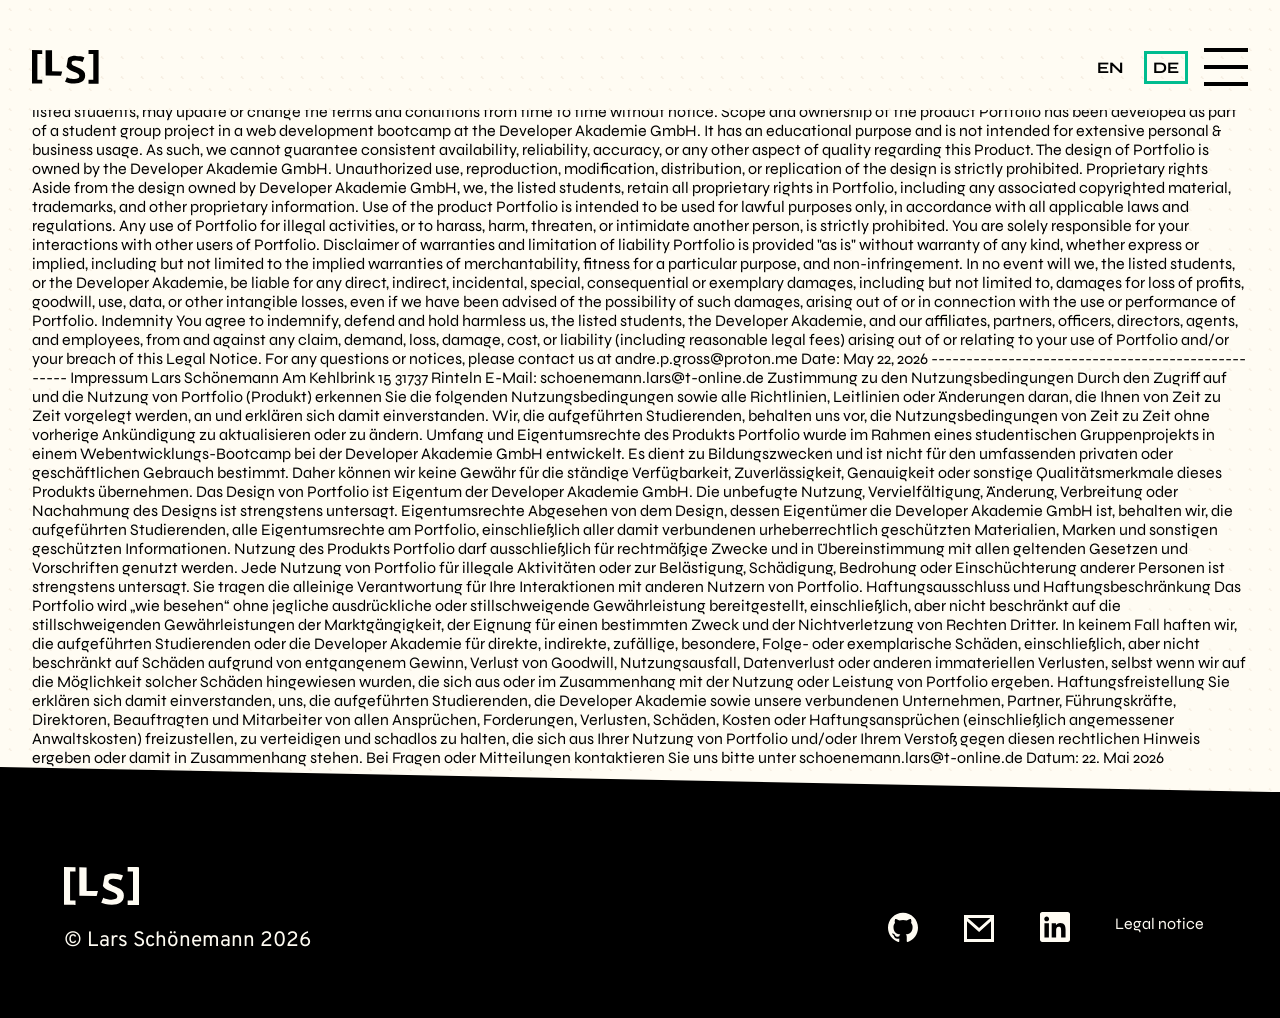
<file: LegalNotes-Rechtshinweise.html>
<!DOCTYPE html>
<html lang='EN'>

<head>
    <meta charset='utf-8'>
    <meta name='viewport' content='width=device-width, initial-scale=1'>
    <meta name="description"
        content="Professional frontend development by Lars Schoeenemann. Specializing in JavaScript, TypeScript, and web performance. Explore my projects now.">
    <meta property="og:type" content="website" />
    <meta property="og:url" content="lars-schoenemann.de" />
    <meta property="og:title" content="Lars Schoeenemann | Frontend Developer" />
    <meta property="og:description"
        content="Frontend Developer specializing in JavaScript, TypeScript, and high-performance web development. Explore my latest projects." />
    <meta property="og:image" content="lars-schoenemann.de" />
    <title>Lars Schönemann</title>
    <link rel='stylesheet' href="assets/css/root.css">
    <link rel='stylesheet' href="assets/css/style.css">
</head>

<body>
    <header>
        <nav class="header-menu" aria-label="Main navigation">
            <div class="left-side">
                <svg style="width: 66.6px;" aria-label="LS Logo" role="img" data-name="Ebene 1"
                    xmlns="http://www.w3.org/2000/svg" viewBox="0 0 110.5 56.03">
                    <path d="M0,.09l16.95.2v6.58s-8.01-.09-8.01-.09v42.49s8.01.09,8.01.09v6.58S0,55.74,0,55.74V.09Z" />
                    <path
                        d="M110.5,56.03l-16.7-.2v-6.6s7.89.09,7.89.09V6.7s-7.89-.09-7.89-.09V0s16.7.2,16.7.2v55.84Z" />
                    <g>
                        <polygon
                            points="50.05 35.55 33.37 35.33 33.26 .56 22.54 .41 22.67 42.52 48.14 42.86 50.05 35.55" />
                        <path
                            d="M86.52,36.27c-1.11-1.59-2.51-2.93-4.19-4.03-1.68-1.09-3.5-2.03-5.46-2.82-1.96-.78-3.78-1.54-5.46-2.28-1.68-.74-3.07-1.53-4.18-2.39-1.11-.85-1.67-1.91-1.67-3.17,0-1.34.59-2.41,1.8-3.19,1.2-.78,2.93-1.16,5.2-1.13,2.41.03,4.65.3,6.73.81,2.08.51,3.64,1.07,4.68,1.67l3.02-7.21c-1.65-.86-3.76-1.53-6.31-2.01-2.55-.48-5.27-.73-8.14-.77-2.5-.03-4.77.19-6.79.67-2.03.48-3.78,1.23-5.27,2.26-.24.17-.47.35-.7.53l-2.51,14.61c.09.15.18.3.28.45,1.11,1.61,2.51,2.96,4.19,4.06,1.68,1.09,3.5,2.02,5.46,2.78,1.96.76,3.78,1.5,5.46,2.22,1.68.72,3.07,1.5,4.18,2.36,1.11.86,1.67,1.96,1.67,3.3,0,1.76-.76,3.07-2.29,3.91-1.53.84-3.74,1.24-6.61,1.2-1.23-.02-2.42-.12-3.58-.3-1.16-.18-2.26-.41-3.29-.67-1.04-.27-1.97-.55-2.8-.86-.83-.3-1.5-.59-2.02-.85l-3.09,7.33c1.28.61,3.26,1.22,5.95,1.84,2.69.62,5.81.96,9.35,1.01,2.69.04,5.15-.2,7.39-.72,2.24-.52,4.15-1.33,5.73-2.44,1.58-1.11,2.8-2.51,3.67-4.2.87-1.69,1.3-3.71,1.29-6.06s-.57-4.32-1.68-5.92Z" />
                        <path
                            d="M62.76,25.02c.23,1.07.6,2.03,1.11,2.88l2.51-14.61c-.25.21-.49.43-.72.65l-2.89,11.08Z" />
                    </g>
                </svg>
            </div>
            <div class="right-side">
                <div class="header-menu-right">
                    <div class="language-button">
                        <button class="header-button active" aria-label="Switch language to English">
                            <span class="button-text">EN</span>
                        </button>
                        <button class="header-button" aria-label="Sprache auf Deutsch wechseln">
                            <span class="button-text">DE</span>
                        </button>
                    </div>
                    <button class="burger-menu" id="burgerBtn" onclick="toggleMenu()" aria-label="Open navigation"
                        aria-expanded="false" aria-controls="navOverlay">
                        <svg class="start-animation-svg start" width="44" height="38" viewBox="0 0 44 38" fill="none"
                            xmlns="http://www.w3.org/2000/svg">
                            <path d="M2 2H42" stroke="black" stroke-width="4" stroke-linecap="square" />
                            <path d="M2 19H42" stroke="black" stroke-width="4" stroke-linecap="square" />
                            <path d="M2 36H42" stroke="black" stroke-width="4" stroke-linecap="square" />
                        </svg>
                        <svg class="start-animation-svg hidden" width="44" height="38" viewBox="0 0 44 38" fill="none"
                            xmlns="http://www.w3.org/2000/svg">
                            <path d="M12 2H32" stroke="black" stroke-width="4" stroke-linecap="square" />
                            <path d="M2 19H42" stroke="black" stroke-width="4" stroke-linecap="square" />
                            <path d="M12 36H32" stroke="black" stroke-width="4" stroke-linecap="square" />
                        </svg>
                        <svg class="start-animation-svg hidden" width="44" height="38" viewBox="0 0 44 38" fill="none"
                            xmlns="http://www.w3.org/2000/svg">
                            <path d="M22 2H42" stroke="black" stroke-width="4" stroke-linecap="square" />
                            <path d="M2 19H42" stroke="black" stroke-width="4" stroke-linecap="square" />
                            <path d="M2 36H22" stroke="black" stroke-width="4" stroke-linecap="square" />
                        </svg>
                        <svg class="start-animation-svg hidden" width="58" height="53" viewBox="0 0 58 53" fill="none"
                            xmlns="http://www.w3.org/2000/svg">
                            <path d="M39.8169 15.6733L55.1378 2.81759" stroke="black" stroke-width="4"
                                stroke-linecap="square" />
                            <path d="M12.1582 13.3892L42.8 39.1007" stroke="black" stroke-width="4"
                                stroke-linecap="square" />
                            <path d="M2.81787 49.6741L18.1388 36.8183" stroke="black" stroke-width="4"
                                stroke-linecap="square" />
                        </svg>
                        <svg class="start-animation-svg hidden end" width="40" height="32" viewBox="0 0 40 32"
                            fill="none" xmlns="http://www.w3.org/2000/svg">
                            <path d="M20 15.856L35.3209 3.0002" stroke="black" stroke-width="4"
                                stroke-linecap="square" />
                            <path d="M4.67969 3.14307L35.3215 28.8546" stroke="black" stroke-width="4"
                                stroke-linecap="square" />
                            <path d="M5 28.856L20.3209 16.0002" stroke="black" stroke-width="4"
                                stroke-linecap="square" />
                        </svg>
                        <svg class="back-animation-svg hidden" width="58" height="53" viewBox="0 0 58 53" fill="none"
                            xmlns="http://www.w3.org/2000/svg">
                            <path d="M39.8169 15.6733L55.1378 2.81759" stroke="black" stroke-width="4"
                                stroke-linecap="square" />
                            <path d="M12.1582 13.3892L42.8 39.1007" stroke="black" stroke-width="4"
                                stroke-linecap="square" />
                            <path d="M2.81787 49.6741L18.1388 36.8183" stroke="black" stroke-width="4"
                                stroke-linecap="square" />
                        </svg>
                        <svg class="back-animation-svg hidden" width="44" height="38" viewBox="0 0 44 38" fill="none"
                            xmlns="http://www.w3.org/2000/svg">
                            <path d="M22 2H42" stroke="black" stroke-width="4" stroke-linecap="square" />
                            <path d="M2 19H42" stroke="black" stroke-width="4" stroke-linecap="square" />
                            <path d="M2 36H22" stroke="black" stroke-width="4" stroke-linecap="square" />
                        </svg>
                        <svg class="back-animation-svg hidden" width="44" height="38" viewBox="0 0 44 38" fill="none"
                            xmlns="http://www.w3.org/2000/svg">
                            <path d="M12 2H32" stroke="black" stroke-width="4" stroke-linecap="square" />
                            <path d="M2 19H42" stroke="black" stroke-width="4" stroke-linecap="square" />
                            <path d="M12 36H32" stroke="black" stroke-width="4" stroke-linecap="square" />
                        </svg>
                        <svg class="back-animation-svg hidden" width="44" height="38" viewBox="0 0 44 38" fill="none"
                            xmlns="http://www.w3.org/2000/svg">
                            <path d="M2 2H42" stroke="black" stroke-width="4" stroke-linecap="square" />
                            <path d="M2 19H42" stroke="black" stroke-width="4" stroke-linecap="square" />
                            <path d="M2 36H42" stroke="black" stroke-width="4" stroke-linecap="square" />
                        </svg>
                    </button>
                </div>
            </div>
        </nav>
        <div class="nav-overlay" id="navOverlay" aria-hidden="true">
            <div class="nav-overlay-inner">
                <nav class="overlay-nav" aria-label="Overlay navigation">
                    <div class="menu-item"><a href="#aboutME" onclick="toggleMenu()">About me</a></div>
                    <div class="menu-item"><a href="#mySkills" onclick="toggleMenu()">My skills</a></div>
                    <div class="menu-item"><a href="#portfolio" onclick="toggleMenu()">Portfolio</a></div>
                </nav>
                <div class="overlay-footer">
                    <div class="wrapper">
                        <a href="#contact" class="say-hi" onclick="toggleMenu()">Say Hi!</a>
                        <p class="overlay-mail">schoenemann.lars@t-online.de</p>
                        <div class="overlay-icons">
                            <a href="https://github.com" target="_blank" rel="noopener noreferrer"
                                aria-label="GitHub profile">
                                <svg width="40" height="40" viewBox="0 0 40 40" fill="none"
                                    xmlns="http://www.w3.org/2000/svg">
                                    <path
                                        d="M20 10.7408C11.7125 10.7408 5 17.4533 5 25.7408C4.9983 28.8897 5.98822 31.9592 7.82933 34.5138C9.67043 37.0684 12.2692 38.9784 15.257 39.9728C16.007 40.1033 16.2875 39.6533 16.2875 39.2588C16.2875 38.9033 16.268 37.7228 16.268 36.4658C12.5 37.1603 11.525 35.5478 11.225 34.7033C11.0555 34.2713 10.325 32.9408 9.6875 32.5838C9.1625 32.3033 8.4125 31.6088 9.668 31.5908C10.85 31.5713 11.693 32.6783 11.975 33.1283C13.325 35.3963 15.482 34.7588 16.343 34.3658C16.475 33.3908 16.868 32.7353 17.3 32.3603C13.9625 31.9853 10.475 30.6908 10.475 24.9533C10.475 23.3213 11.0555 21.9728 12.0125 20.9213C11.8625 20.5463 11.3375 19.0088 12.1625 16.9463C12.1625 16.9463 13.418 16.5533 16.2875 18.4853C17.5086 18.1464 18.7703 17.9758 20.0375 17.9783C21.3125 17.9783 22.5875 18.1463 23.7875 18.4838C26.6555 16.5338 27.9125 16.9478 27.9125 16.9478C28.7375 19.0103 28.2125 20.5478 28.0625 20.9228C29.018 21.9728 29.6 23.3033 29.6 24.9533C29.6 30.7103 26.0945 31.9853 22.757 32.3603C23.3 32.8283 23.7695 33.7283 23.7695 35.1353C23.7695 37.1408 23.75 38.7533 23.75 39.2603C23.75 39.6533 24.032 40.1213 24.782 39.9713C27.7595 38.966 30.3469 37.0523 32.1799 34.4995C34.0128 31.9467 34.9991 28.8835 35 25.7408C35 17.4533 28.2875 10.7408 20 10.7408Z"
                                        fill="#FFFCF3" />
                                </svg>
                            </a>
                            <a href="mailto:schoenemann.lars@t-online.de" aria-label="Send email">
                                <svg width="40" height="40" viewBox="0 0 40 40" fill="none"
                                    xmlns="http://www.w3.org/2000/svg">
                                    <path
                                        d="M6.5 13H33.5C33.8978 13 35 13 35 13C35 13 35 14.1022 35 14.5V38.5C35 38.8978 35 40 35 40C35 40 33.8978 40 33.5 40H6.5C6.10218 40 5 40 5 40C5 40 5 38.8978 5 38.5V14.5C5 14.1022 5 13 5 13C5 13 6.10218 13 6.5 13ZM32 19.357L20.108 30.007L8 19.324V37H32V19.357ZM8.7665 16L20.0915 25.993L31.253 16H8.7665Z"
                                        fill="#FFFCF3" />
                                </svg>
                            </a>
                            <a href="https://linkedin.com" target="_blank" rel="noopener noreferrer"
                                aria-label="LinkedIn profile">
                                <svg width="40" height="40" viewBox="0 0 40 40" fill="none"
                                    xmlns="http://www.w3.org/2000/svg">
                                    <path
                                        d="M30.5583 35.565H26.1167V28.6033C26.1167 26.9433 26.0833 24.8067 23.8 24.8067C21.485 24.8067 21.1317 26.6133 21.1317 28.4817V35.565H16.6883V21.25H20.955V23.2H21.0133C21.61 22.0767 23.06 20.8883 25.2267 20.8883C29.7267 20.8883 30.56 23.8517 30.56 27.7067V35.565H30.5583ZM11.6717 19.2917C10.3523 19.2917 9.28333 18.2217 9.28333 16.9017C9.28333 15.5817 10.3523 14.5117 11.6717 14.5117C12.991 14.5117 14.06 15.5817 14.06 16.9017C14.06 18.2217 12.991 19.2917 11.6717 19.2917ZM13.8983 35.565H9.44333V21.25H13.9V35.565H13.8983ZM32.7833 10H7.21667C5.99 10 5 10.9667 5 12.1617V37.8383C5 39.0333 5.99 40 7.21667 40H32.7833C34.01 40 35 39.0333 35 37.8383V12.1617C35 10.9667 34.01 10 32.7833 10Z"
                                        fill="#FFFCF3" />
                                </svg>
                            </a>
                        </div>
                    </div>
                </div>
            </div>
        </div>
    </header>

    <main>
        Imprint

        Lars Schönemann
        Am Kehlbrink 15
        31737 Rinteln

        Email: schoenemann.lars@t-online.de
        Acceptance of terms

        By accessing and using Portfolio (Product), you acknowledge and agree to the following terms and conditions, and
        any policies, guidelines, or amendments thereto that may be presented to you from time to time. We, the listed
        students, may update or change the terms and conditions from time to time without notice.
        Scope and ownership of the product

        Portfolio has been developed as part of a student group project in a web development bootcamp at the Developer
        Akademie GmbH. It has an educational purpose and is not intended for extensive personal & business usage. As
        such, we cannot guarantee consistent availability, reliability, accuracy, or any other aspect of quality
        regarding this Product. The design of Portfolio is owned by the Developer Akademie GmbH. Unauthorized use,
        reproduction, modification, distribution, or replication of the design is strictly prohibited.
        Proprietary rights

        Aside from the design owned by Developer Akademie GmbH, we, the listed students, retain all proprietary rights
        in Portfolio, including any associated copyrighted material, trademarks, and other proprietary information.

        Use of the product

        Portfolio is intended to be used for lawful purposes only, in accordance with all applicable laws and
        regulations. Any use of Portfolio for illegal activities, or to harass, harm, threaten, or intimidate another
        person, is strictly prohibited. You are solely responsible for your interactions with other users of Portfolio.
        Disclaimer of warranties and limitation of liability

        Portfolio is provided "as is" without warranty of any kind, whether express or implied, including but not
        limited to the implied warranties of merchantability, fitness for a particular purpose, and non-infringement. In
        no event will we, the listed students, or the Developer Akademie, be liable for any direct, indirect,
        incidental, special, consequential or exemplary damages, including but not limited to, damages for loss of
        profits, goodwill, use, data, or other intangible losses, even if we have been advised of the possibility of
        such damages, arising out of or in connection with the use or performance of Portfolio.
        Indemnity

        You agree to indemnify, defend and hold harmless us, the listed students, the Developer Akademie, and our
        affiliates, partners, officers, directors, agents, and employees, from and against any claim, demand, loss,
        damage, cost, or liability (including reasonable legal fees) arising out of or relating to your use of Portfolio
        and/or your breach of this Legal Notice.

        For any questions or notices, please contact us at andre.p.gross@proton.me

        Date: May 22, 2026


        --------------------------------------------------

        Impressum

        Lars Schönemann
        Am Kehlbrink 15
        31737 Rinteln

        E-Mail: schoenemann.lars@t-online.de
        Zustimmung zu den Nutzungsbedingungen

        Durch den Zugriff auf und die Nutzung von Portfolio (Produkt) erkennen Sie die folgenden Nutzungsbedingungen
        sowie alle Richtlinien, Leitlinien oder Änderungen daran, die Ihnen von Zeit zu Zeit vorgelegt werden, an und
        erklären sich damit einverstanden. Wir, die aufgeführten Studierenden, behalten uns vor, die Nutzungsbedingungen
        von Zeit zu Zeit ohne vorherige Ankündigung zu aktualisieren oder zu ändern.
        Umfang und Eigentumsrechte des Produkts

        Portfolio wurde im Rahmen eines studentischen Gruppenprojekts in einem Webentwicklungs-Bootcamp bei der
        Developer Akademie GmbH entwickelt. Es dient zu Bildungszwecken und ist nicht für den umfassenden privaten oder
        geschäftlichen Gebrauch bestimmt. Daher können wir keine Gewähr für die ständige Verfügbarkeit, Zuverlässigkeit,
        Genauigkeit oder sonstige Qualitätsmerkmale dieses Produkts übernehmen. Das Design von Portfolio ist Eigentum
        der Developer Akademie GmbH. Die unbefugte Nutzung, Vervielfältigung, Änderung, Verbreitung oder Nachahmung des
        Designs ist strengstens untersagt.
        Eigentumsrechte

        Abgesehen von dem Design, dessen Eigentümer die Developer Akademie GmbH ist, behalten wir, die aufgeführten
        Studierenden, alle Eigentumsrechte am Portfolio, einschließlich aller damit verbundenen urheberrechtlich
        geschützten Materialien, Marken und sonstigen geschützten Informationen.

        Nutzung des Produkts

        Portfolio darf ausschließlich für rechtmäßige Zwecke und in Übereinstimmung mit allen geltenden Gesetzen und
        Vorschriften genutzt werden. Jede Nutzung von Portfolio für illegale Aktivitäten oder zur Belästigung,
        Schädigung, Bedrohung oder Einschüchterung anderer Personen ist strengstens untersagt. Sie tragen die alleinige
        Verantwortung für Ihre Interaktionen mit anderen Nutzern von Portfolio.
        Haftungsausschluss und Haftungsbeschränkung

        Das Portfolio wird „wie besehen“ ohne jegliche ausdrückliche oder stillschweigende Gewährleistung
        bereitgestellt, einschließlich, aber nicht beschränkt auf die stillschweigenden Gewährleistungen der
        Marktgängigkeit, der Eignung für einen bestimmten Zweck und der Nichtverletzung von Rechten Dritter. In keinem
        Fall haften wir, die aufgeführten Studierenden oder die Developer Akademie für direkte, indirekte, zufällige,
        besondere, Folge- oder exemplarische Schäden, einschließlich, aber nicht beschränkt auf Schäden aufgrund von
        entgangenem Gewinn, Verlust von Goodwill, Nutzungsausfall, Datenverlust oder anderen immateriellen Verlusten,
        selbst wenn wir auf die Möglichkeit solcher Schäden hingewiesen wurden, die sich aus oder im Zusammenhang mit
        der Nutzung oder Leistung von Portfolio ergeben.
        Haftungsfreistellung

        Sie erklären sich damit einverstanden, uns, die aufgeführten Studierenden, die Developer Akademie sowie unsere
        verbundenen Unternehmen, Partner, Führungskräfte, Direktoren, Beauftragten und Mitarbeiter von allen Ansprüchen,
        Forderungen, Verlusten, Schäden, Kosten oder Haftungsansprüchen (einschließlich angemessener Anwaltskosten)
        freizustellen, zu verteidigen und schadlos zu halten, die sich aus Ihrer Nutzung von Portfolio und/oder Ihrem
        Verstoß gegen diesen rechtlichen Hinweis ergeben oder damit in Zusammenhang stehen.

        Bei Fragen oder Mitteilungen kontaktieren Sie uns bitte unter schoenemann.lars@t-online.de

        Datum: 22. Mai 2026

    </main>
    <footer class="contact-wrapper" id="contact" aria-labelledby="contact-heading">
        <div class="contact-section ">
            <div class="contact-footer">
                <div class="footer-left">
                    <svg id="Ebene_1" style="width: 75px; fill: #FFFCF3;" aria-label="LS Logo" role="img"
                        data-name="Ebene 1" xmlns="http://www.w3.org/2000/svg" viewBox="0 0 110.5 56.03">
                        <path
                            d="M0,.09l16.95.2v6.58s-8.01-.09-8.01-.09v42.49s8.01.09,8.01.09v6.58S0,55.74,0,55.74V.09Z">
                        </path>
                        <path
                            d="M110.5,56.03l-16.7-.2v-6.6s7.89.09,7.89.09V6.7s-7.89-.09-7.89-.09V0s16.7.2,16.7.2v55.84Z">
                        </path>
                        <g>
                            <polygon
                                points="50.05 35.55 33.37 35.33 33.26 .56 22.54 .41 22.67 42.52 48.14 42.86 50.05 35.55">
                            </polygon>
                            <path
                                d="M86.52,36.27c-1.11-1.59-2.51-2.93-4.19-4.03-1.68-1.09-3.5-2.03-5.46-2.82-1.96-.78-3.78-1.54-5.46-2.28-1.68-.74-3.07-1.53-4.18-2.39-1.11-.85-1.67-1.91-1.67-3.17,0-1.34.59-2.41,1.8-3.19,1.2-.78,2.93-1.16,5.2-1.13,2.41.03,4.65.3,6.73.81,2.08.51,3.64,1.07,4.68,1.67l3.02-7.21c-1.65-.86-3.76-1.53-6.31-2.01-2.55-.48-5.27-.73-8.14-.77-2.5-.03-4.77.19-6.79.67-2.03.48-3.78,1.23-5.27,2.26-.24.17-.47.35-.7.53l-2.51,14.61c.09.15.18.3.28.45,1.11,1.61,2.51,2.96,4.19,4.06,1.68,1.09,3.5,2.02,5.46,2.78,1.96.76,3.78,1.5,5.46,2.22,1.68.72,3.07,1.5,4.18,2.36,1.11.86,1.67,1.96,1.67,3.3,0,1.76-.76,3.07-2.29,3.91-1.53.84-3.74,1.24-6.61,1.2-1.23-.02-2.42-.12-3.58-.3-1.16-.18-2.26-.41-3.29-.67-1.04-.27-1.97-.55-2.8-.86-.83-.3-1.5-.59-2.02-.85l-3.09,7.33c1.28.61,3.26,1.22,5.95,1.84,2.69.62,5.81.96,9.35,1.01,2.69.04,5.15-.2,7.39-.72,2.24-.52,4.15-1.33,5.73-2.44,1.58-1.11,2.8-2.51,3.67-4.2.87-1.69,1.3-3.71,1.29-6.06s-.57-4.32-1.68-5.92Z">
                            </path>
                        </g>
                    </svg>
                    <span class="footer-copy">© Lars Schönemann 2026</span>
                </div>
                <div class="footer-right">
                    <a href="https://github.com" target="_blank" rel="noopener noreferrer" aria-label="GitHub profile">
                        <svg width="40" height="40" viewBox="0 0 40 40" fill="none" xmlns="http://www.w3.org/2000/svg">
                            <path
                                d="M20 10.7407C11.7125 10.7407 5 17.4532 5 25.7407C4.9983 28.8896 5.98822 31.9591 7.82933 34.5137C9.67043 37.0683 12.2692 38.9783 15.257 39.9727C16.007 40.1032 16.2875 39.6532 16.2875 39.2587C16.2875 38.9032 16.268 37.7227 16.268 36.4657C12.5 37.1602 11.525 35.5477 11.225 34.7032C11.0555 34.2712 10.325 32.9407 9.6875 32.5837C9.1625 32.3032 8.4125 31.6087 9.668 31.5907C10.85 31.5712 11.693 32.6782 11.975 33.1282C13.325 35.3962 15.482 34.7587 16.343 34.3657C16.475 33.3907 16.868 32.7352 17.3 32.3602C13.9625 31.9852 10.475 30.6907 10.475 24.9532C10.475 23.3212 11.0555 21.9727 12.0125 20.9212C11.8625 20.5462 11.3375 19.0087 12.1625 16.9462C12.1625 16.9462 13.418 16.5532 16.2875 18.4852C17.5086 18.1463 18.7703 17.9757 20.0375 17.9782C21.3125 17.9782 22.5875 18.1462 23.7875 18.4837C26.6555 16.5337 27.9125 16.9477 27.9125 16.9477C28.7375 19.0102 28.2125 20.5477 28.0625 20.9227C29.018 21.9727 29.6 23.3032 29.6 24.9532C29.6 30.7102 26.0945 31.9852 22.757 32.3602C23.3 32.8282 23.7695 33.7282 23.7695 35.1352C23.7695 37.1407 23.75 38.7532 23.75 39.2602C23.75 39.6532 24.032 40.1212 24.782 39.9712C27.7595 38.9659 30.3469 37.0522 32.1799 34.4994C34.0128 31.9467 34.9991 28.8834 35 25.7407C35 17.4532 28.2875 10.7407 20 10.7407Z"
                                fill="#FFFCF3"></path>
                        </svg>
                    </a>
                    <a href="mailto:schoenemann.lars@t-online.de" aria-label="Send email to Lars Schönemann">
                        <svg width="40" height="40" viewBox="0 0 40 40" fill="none" xmlns="http://www.w3.org/2000/svg">
                            <path
                                d="M6.5 13H33.5C33.8978 13 35 13 35 13C35 13 35 14.1022 35 14.5V38.5C35 38.8978 35 40 35 40C35 40 33.8978 40 33.5 40H6.5C6.10218 40 5 40 5 40C5 40 5 38.8978 5 38.5V14.5C5 14.1022 5 13 5 13C5 13 6.10218 13 6.5 13ZM32 19.357L20.108 30.007L8 19.324V37H32V19.357ZM8.7665 16L20.0915 25.993L31.253 16H8.7665Z"
                                fill="#FFFCF3"></path>
                        </svg>
                    </a>
                    <a href="https://linkedin.com" target="_blank" rel="noopener noreferrer"
                        aria-label="LinkedIn profile">
                        <svg width="40" height="40" viewBox="0 0 40 40" fill="none" xmlns="http://www.w3.org/2000/svg">
                            <path
                                d="M30.5583 35.565H26.1167V28.6033C26.1167 26.9433 26.0833 24.8067 23.8 24.8067C21.485 24.8067 21.1317 26.6133 21.1317 28.4817V35.565H16.6883V21.25H20.955V23.2H21.0133C21.61 22.0767 23.06 20.8883 25.2267 20.8883C29.7267 20.8883 30.56 23.8517 30.56 27.7067V35.565H30.5583ZM11.6717 19.2917C10.3523 19.2917 9.28333 18.2217 9.28333 16.9017C9.28333 15.5817 10.3523 14.5117 11.6717 14.5117C12.991 14.5117 14.06 15.5817 14.06 16.9017C14.06 18.2217 12.991 19.2917 11.6717 19.2917ZM13.8983 35.565H9.44333V21.25H13.9V35.565H13.8983ZM32.7833 10H7.21667C5.99 10 5 10.9667 5 12.1617V37.8383C5 39.0333 5.99 40 7.21667 40H32.7833C34.01 40 35 39.0333 35 37.8383V12.1617C35 10.9667 34.01 10 32.7833 10Z"
                                fill="#FFFCF3"></path>
                        </svg>
                    </a>
                    <span class="footer-legal"><a href="/legal">Legal notice</a></span>
                </div>
            </div>
        </div>
    </footer>
    <script src="assets/js/main.js"></script>
</body>
</file>
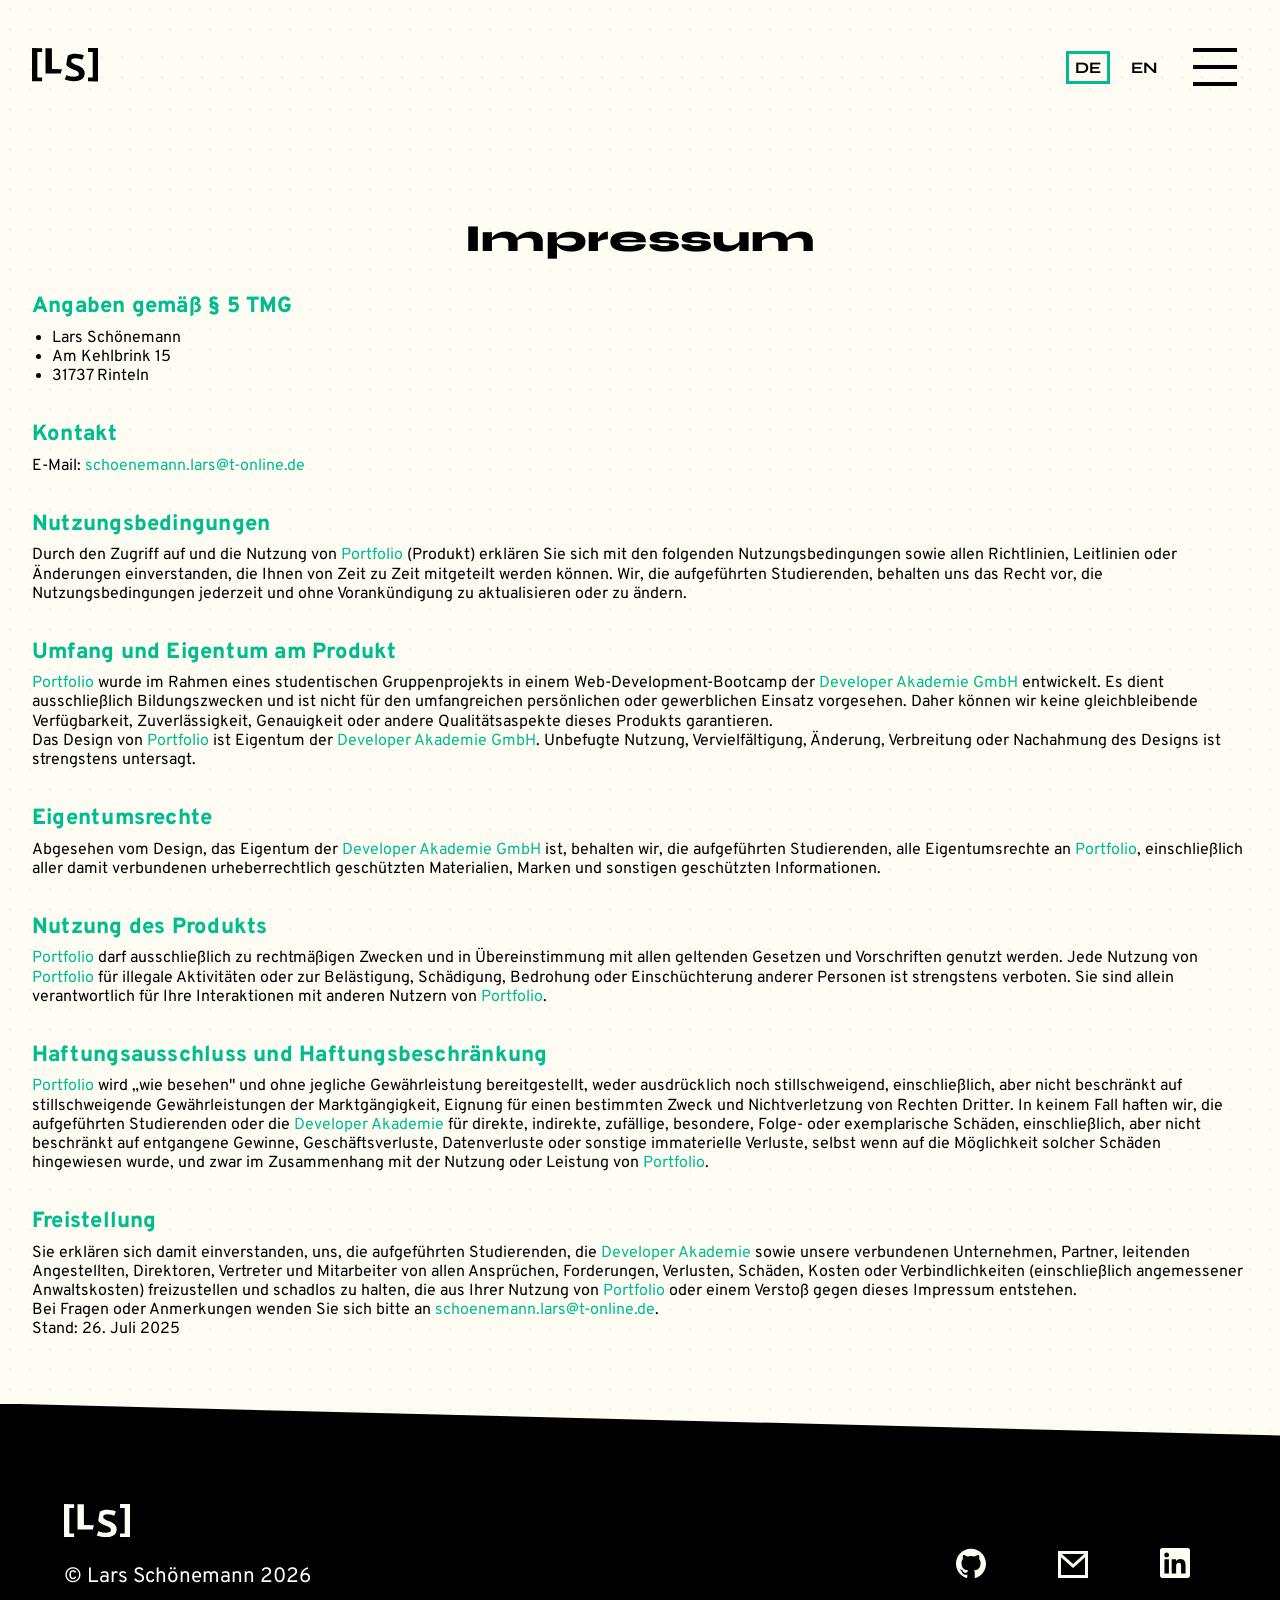
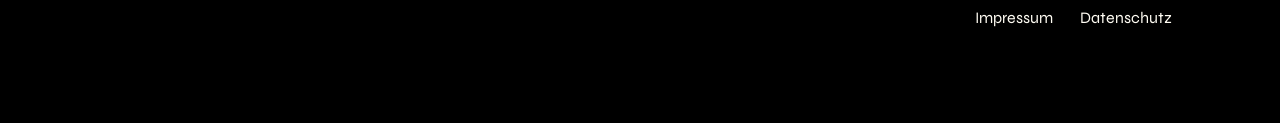
<file: legalNotesDE.html>
<!DOCTYPE html>
<html lang='EN'>

<head>
    <meta charset='utf-8'>
    <meta name='viewport' content='width=device-width, initial-scale=1'>
    <meta name="description"
        content="Professional frontend development by Lars Schoenemann. Specializing in JavaScript, TypeScript, and web performance. Explore my projects now.">
    <meta property="og:type" content="website" />
    <meta property="og:url" content="https://lars-schoenemann.de/" />
    <meta property="og:title" content="Lars Schoenemann | Frontend Developer" />
    <meta property="og:description"
        content="Frontend Developer specializing in JavaScript, TypeScript, and high-performance web development. Explore my latest projects." />
    <meta property="og:image" content="https://lars-schoenemann.de/" />
    <title>Lars Schönemann</title>
    <link rel="icon" type="image/svg+xml" href="assets\images\Logo.svg">
    <link rel='stylesheet' href="assets/css/root.css">
    <link rel='stylesheet' href="assets/css/style.css">
    <link rel='stylesheet' href="assets/css/legalNotes.css">
</head>

<body>
    <header>
        <nav class="header-menu" aria-label="Main navigation">
            <div class="left-side">
                <a href="https://lars-schoenemann.de/"><svg aria-label="LS Logo" role="img" data-name="Ebene 1"
                        xmlns="http://www.w3.org/2000/svg" <a viewBox="0 0 110.5 56.03">
                        <path
                            d="M0,.09l16.95.2v6.58s-8.01-.09-8.01-.09v42.49s8.01.09,8.01.09v6.58S0,55.74,0,55.74V.09Z" />
                        <path
                            d="M110.5,56.03l-16.7-.2v-6.6s7.89.09,7.89.09V6.7s-7.89-.09-7.89-.09V0s16.7.2,16.7.2v55.84Z" />
                        <g>
                            <polygon
                                points="50.05 35.55 33.37 35.33 33.26 .56 22.54 .41 22.67 42.52 48.14 42.86 50.05 35.55" />
                            <path
                                d="M86.52,36.27c-1.11-1.59-2.51-2.93-4.19-4.03-1.68-1.09-3.5-2.03-5.46-2.82-1.96-.78-3.78-1.54-5.46-2.28-1.68-.74-3.07-1.53-4.18-2.39-1.11-.85-1.67-1.91-1.67-3.17,0-1.34.59-2.41,1.8-3.19,1.2-.78,2.93-1.16,5.2-1.13,2.41.03,4.65.3,6.73.81,2.08.51,3.64,1.07,4.68,1.67l3.02-7.21c-1.65-.86-3.76-1.53-6.31-2.01-2.55-.48-5.27-.73-8.14-.77-2.5-.03-4.77.19-6.79.67-2.03.48-3.78,1.23-5.27,2.26-.24.17-.47.35-.7.53l-2.51,14.61c.09.15.18.3.28.45,1.11,1.61,2.51,2.96,4.19,4.06,1.68,1.09,3.5,2.02,5.46,2.78,1.96.76,3.78,1.5,5.46,2.22,1.68.72,3.07,1.5,4.18,2.36,1.11.86,1.67,1.96,1.67,3.3,0,1.76-.76,3.07-2.29,3.91-1.53.84-3.74,1.24-6.61,1.2-1.23-.02-2.42-.12-3.58-.3-1.16-.18-2.26-.41-3.29-.67-1.04-.27-1.97-.55-2.8-.86-.83-.3-1.5-.59-2.02-.85l-3.09,7.33c1.28.61,3.26,1.22,5.95,1.84,2.69.62,5.81.96,9.35,1.01,2.69.04,5.15-.2,7.39-.72,2.24-.52,4.15-1.33,5.73-2.44,1.58-1.11,2.8-2.51,3.67-4.2.87-1.69,1.3-3.71,1.29-6.06s-.57-4.32-1.68-5.92Z" />
                            <path
                                d="M62.76,25.02c.23,1.07.6,2.03,1.11,2.88l2.51-14.61c-.25.21-.49.43-.72.65l-2.89,11.08Z" />
                        </g>
                    </svg>
                </a>
            </div>
            <div class="right-side">
                <div class="header-menu-right">
                    <div class="language-button">
                        <button class="header-button active" aria-label="Sprache auf Deutsch wechseln">
                            <a href="legalNotesDE.html"><span class="button-text">DE</span></a>
                        </button>
                        <button class="header-button" aria-label="Switch language to English">
                            <a href="legalNotesEN.html"><span class="button-text">EN</span></a>
                        </button>
                    </div>
                    <button class="burger-menu" id="burgerBtn" onclick="toggleMenu()" aria-label="Open navigation"
                        aria-expanded="false" aria-controls="navOverlay">
                        <svg class="start-animation-svg start" width="44" height="38" viewBox="0 0 44 38" fill="none"
                            xmlns="http://www.w3.org/2000/svg">
                            <path d="M2 2H42" stroke="black" stroke-width="4" stroke-linecap="square" />
                            <path d="M2 19H42" stroke="black" stroke-width="4" stroke-linecap="square" />
                            <path d="M2 36H42" stroke="black" stroke-width="4" stroke-linecap="square" />
                        </svg>
                        <svg class="start-animation-svg hidden" width="44" height="38" viewBox="0 0 44 38" fill="none"
                            xmlns="http://www.w3.org/2000/svg">
                            <path d="M12 2H32" stroke="black" stroke-width="4" stroke-linecap="square" />
                            <path d="M2 19H42" stroke="black" stroke-width="4" stroke-linecap="square" />
                            <path d="M12 36H32" stroke="black" stroke-width="4" stroke-linecap="square" />
                        </svg>
                        <svg class="start-animation-svg hidden" width="44" height="38" viewBox="0 0 44 38" fill="none"
                            xmlns="http://www.w3.org/2000/svg">
                            <path d="M22 2H42" stroke="black" stroke-width="4" stroke-linecap="square" />
                            <path d="M2 19H42" stroke="black" stroke-width="4" stroke-linecap="square" />
                            <path d="M2 36H22" stroke="black" stroke-width="4" stroke-linecap="square" />
                        </svg>
                        <svg class="start-animation-svg hidden" width="58" height="53" viewBox="0 0 58 53" fill="none"
                            xmlns="http://www.w3.org/2000/svg">
                            <path d="M39.8169 15.6733L55.1378 2.81759" stroke="black" stroke-width="4"
                                stroke-linecap="square" />
                            <path d="M12.1582 13.3892L42.8 39.1007" stroke="black" stroke-width="4"
                                stroke-linecap="square" />
                            <path d="M2.81787 49.6741L18.1388 36.8183" stroke="black" stroke-width="4"
                                stroke-linecap="square" />
                        </svg>
                        <svg class="start-animation-svg hidden end" width="40" height="32" viewBox="0 0 40 32"
                            fill="none" xmlns="http://www.w3.org/2000/svg">
                            <path d="M20 15.856L35.3209 3.0002" stroke="black" stroke-width="4"
                                stroke-linecap="square" />
                            <path d="M4.67969 3.14307L35.3215 28.8546" stroke="black" stroke-width="4"
                                stroke-linecap="square" />
                            <path d="M5 28.856L20.3209 16.0002" stroke="black" stroke-width="4"
                                stroke-linecap="square" />
                        </svg>
                        <svg class="back-animation-svg hidden" width="58" height="53" viewBox="0 0 58 53" fill="none"
                            xmlns="http://www.w3.org/2000/svg">
                            <path d="M39.8169 15.6733L55.1378 2.81759" stroke="black" stroke-width="4"
                                stroke-linecap="square" />
                            <path d="M12.1582 13.3892L42.8 39.1007" stroke="black" stroke-width="4"
                                stroke-linecap="square" />
                            <path d="M2.81787 49.6741L18.1388 36.8183" stroke="black" stroke-width="4"
                                stroke-linecap="square" />
                        </svg>
                        <svg class="back-animation-svg hidden" width="44" height="38" viewBox="0 0 44 38" fill="none"
                            xmlns="http://www.w3.org/2000/svg">
                            <path d="M22 2H42" stroke="black" stroke-width="4" stroke-linecap="square" />
                            <path d="M2 19H42" stroke="black" stroke-width="4" stroke-linecap="square" />
                            <path d="M2 36H22" stroke="black" stroke-width="4" stroke-linecap="square" />
                        </svg>
                        <svg class="back-animation-svg hidden" width="44" height="38" viewBox="0 0 44 38" fill="none"
                            xmlns="http://www.w3.org/2000/svg">
                            <path d="M12 2H32" stroke="black" stroke-width="4" stroke-linecap="square" />
                            <path d="M2 19H42" stroke="black" stroke-width="4" stroke-linecap="square" />
                            <path d="M12 36H32" stroke="black" stroke-width="4" stroke-linecap="square" />
                        </svg>
                        <svg class="back-animation-svg hidden" width="44" height="38" viewBox="0 0 44 38" fill="none"
                            xmlns="http://www.w3.org/2000/svg">
                            <path d="M2 2H42" stroke="black" stroke-width="4" stroke-linecap="square" />
                            <path d="M2 19H42" stroke="black" stroke-width="4" stroke-linecap="square" />
                            <path d="M2 36H42" stroke="black" stroke-width="4" stroke-linecap="square" />
                        </svg>
                    </button>
                </div>
            </div>
        </nav>
        <div class="nav-overlay" id="navOverlay" aria-hidden="true">
            <div class="nav-overlay-inner">
                <nav class="overlay-nav" aria-label="Overlay navigation">
                    <div class="menu-item"><a href="index.html#aboutME" onclick="toggleMenu()"
                            data-i18n="nav.about">About
                            me</a>
                    </div>
                    <div class="menu-item"><a href="index.html#mySkills" onclick="toggleMenu()"
                            data-i18n="nav.skills">My
                            skills</a></div>
                    <div class="menu-item"><a href="index.html#portfolio" onclick="toggleMenu()"
                            data-i18n="nav.portfolio">Portfolio</a></div>
                </nav>
                <div class="overlay-footer">
                    <div class="wrapper">
                        <a href="index.html#contact" class="say-hi" onclick="toggleMenu()">Say Hi!</a>
                        <p class="overlay-mail">schoenemann.lars@t-online.de</p>
                        <div class="overlay-icons">
                            <a href="https://github.com/LarsSchoenemannDev" target="_blank" rel="noopener noreferrer"
                                aria-label="GitHub profile">
                                <svg width="40" height="40" viewBox="0 0 40 40" fill="none"
                                    xmlns="http://www.w3.org/2000/svg">
                                    <path
                                        d="M20 10.7408C11.7125 10.7408 5 17.4533 5 25.7408C4.9983 28.8897 5.98822 31.9592 7.82933 34.5138C9.67043 37.0684 12.2692 38.9784 15.257 39.9728C16.007 40.1033 16.2875 39.6533 16.2875 39.2588C16.2875 38.9033 16.268 37.7228 16.268 36.4658C12.5 37.1603 11.525 35.5478 11.225 34.7033C11.0555 34.2713 10.325 32.9408 9.6875 32.5838C9.1625 32.3033 8.4125 31.6088 9.668 31.5908C10.85 31.5713 11.693 32.6783 11.975 33.1283C13.325 35.3963 15.482 34.7588 16.343 34.3658C16.475 33.3908 16.868 32.7353 17.3 32.3603C13.9625 31.9853 10.475 30.6908 10.475 24.9533C10.475 23.3213 11.0555 21.9728 12.0125 20.9213C11.8625 20.5463 11.3375 19.0088 12.1625 16.9463C12.1625 16.9463 13.418 16.5533 16.2875 18.4853C17.5086 18.1464 18.7703 17.9758 20.0375 17.9783C21.3125 17.9783 22.5875 18.1463 23.7875 18.4838C26.6555 16.5338 27.9125 16.9478 27.9125 16.9478C28.7375 19.0103 28.2125 20.5478 28.0625 20.9228C29.018 21.9728 29.6 23.3033 29.6 24.9533C29.6 30.7103 26.0945 31.9853 22.757 32.3603C23.3 32.8283 23.7695 33.7283 23.7695 35.1353C23.7695 37.1408 23.75 38.7533 23.75 39.2603C23.75 39.6533 24.032 40.1213 24.782 39.9713C27.7595 38.966 30.3469 37.0523 32.1799 34.4995C34.0128 31.9467 34.9991 28.8835 35 25.7408C35 17.4533 28.2875 10.7408 20 10.7408Z"
                                        fill="#FFFCF3" />
                                </svg>
                            </a>
                            <a href="mailto:schoenemann.lars@t-online.de" aria-label="Send email">
                                <svg width="40" height="40" viewBox="0 0 40 40" fill="none"
                                    xmlns="http://www.w3.org/2000/svg">
                                    <path
                                        d="M6.5 13H33.5C33.8978 13 35 13 35 13C35 13 35 14.1022 35 14.5V38.5C35 38.8978 35 40 35 40C35 40 33.8978 40 33.5 40H6.5C6.10218 40 5 40 5 40C5 40 5 38.8978 5 38.5V14.5C5 14.1022 5 13 5 13C5 13 6.10218 13 6.5 13ZM32 19.357L20.108 30.007L8 19.324V37H32V19.357ZM8.7665 16L20.0915 25.993L31.253 16H8.7665Z"
                                        fill="#FFFCF3" />
                                </svg>
                            </a>
                            <a href="https://www.linkedin.com/in/lars-sch%C3%B6nemann-7626a9374/" target="_blank"
                                rel="noopener noreferrer" aria-label="LinkedIn profile">
                                <svg width="40" height="40" viewBox="0 0 40 40" fill="none"
                                    xmlns="http://www.w3.org/2000/svg">
                                    <path
                                        d="M30.5583 35.565H26.1167V28.6033C26.1167 26.9433 26.0833 24.8067 23.8 24.8067C21.485 24.8067 21.1317 26.6133 21.1317 28.4817V35.565H16.6883V21.25H20.955V23.2H21.0133C21.61 22.0767 23.06 20.8883 25.2267 20.8883C29.7267 20.8883 30.56 23.8517 30.56 27.7067V35.565H30.5583ZM11.6717 19.2917C10.3523 19.2917 9.28333 18.2217 9.28333 16.9017C9.28333 15.5817 10.3523 14.5117 11.6717 14.5117C12.991 14.5117 14.06 15.5817 14.06 16.9017C14.06 18.2217 12.991 19.2917 11.6717 19.2917ZM13.8983 35.565H9.44333V21.25H13.9V35.565H13.8983ZM32.7833 10H7.21667C5.99 10 5 10.9667 5 12.1617V37.8383C5 39.0333 5.99 40 7.21667 40H32.7833C34.01 40 35 39.0333 35 37.8383V12.1617C35 10.9667 34.01 10 32.7833 10Z"
                                        fill="#FFFCF3" />
                                </svg>
                            </a>
                        </div>
                    </div>
                </div>
            </div>
        </div>
    </header>

    <main class="legal-wrapper">
        <h1>Impressum</h1>

        <h2>Angaben gemäß § 5 TMG</h2>
        <ul>
            <li>Lars Schönemann</li>
            <li>Am Kehlbrink 15</li>
            <li>31737 Rinteln</li>
        </ul>

        <h2>Kontakt</h2>
        <p>E-Mail: <a href="mailto:schoenemann.lars@t-online.de">schoenemann.lars@t-online.de</a></p>

        <h2>Nutzungsbedingungen</h2>
        <p>
            Durch den Zugriff auf und die Nutzung von <a href="/">Portfolio</a> (Produkt) erklären Sie sich mit den
            folgenden Nutzungsbedingungen sowie allen Richtlinien, Leitlinien oder Änderungen einverstanden, die Ihnen
            von Zeit zu Zeit mitgeteilt werden können. Wir, die aufgeführten Studierenden, behalten uns das Recht vor,
            die Nutzungsbedingungen jederzeit und ohne Vorankündigung zu aktualisieren oder zu ändern.
        </p>

        <h2>Umfang und Eigentum am Produkt</h2>
        <p>
            <a href="/">Portfolio</a> wurde im Rahmen eines studentischen Gruppenprojekts in einem
            Web-Development-Bootcamp der <a href="https://developerakademie.com" target="_blank"
                rel="noopener noreferrer">Developer
                Akademie GmbH</a> entwickelt. Es dient ausschließlich Bildungszwecken und ist nicht für den
            umfangreichen
            persönlichen oder gewerblichen Einsatz vorgesehen. Daher können wir keine gleichbleibende Verfügbarkeit,
            Zuverlässigkeit, Genauigkeit oder andere Qualitätsaspekte dieses Produkts garantieren.
        </p>
        <p>
            Das Design von <a href="/">Portfolio</a> ist Eigentum der
            <a href="https://developerakademie.com" target="_blank" rel="noopener noreferrer">Developer Akademie
                GmbH</a>.
            Unbefugte Nutzung, Vervielfältigung, Änderung, Verbreitung oder Nachahmung des Designs ist strengstens
            untersagt.
        </p>

        <h2>Eigentumsrechte</h2>
        <p>
            Abgesehen vom Design, das Eigentum der
            <a href="https://developerakademie.com" target="_blank" rel="noopener noreferrer">Developer Akademie
                GmbH</a> ist,
            behalten wir, die aufgeführten Studierenden, alle Eigentumsrechte an <a href="/">Portfolio</a>,
            einschließlich
            aller damit verbundenen urheberrechtlich geschützten Materialien, Marken und sonstigen geschützten
            Informationen.
        </p>

        <h2>Nutzung des Produkts</h2>
        <p>
            <a href="/">Portfolio</a> darf ausschließlich zu rechtmäßigen Zwecken und in Übereinstimmung mit allen
            geltenden Gesetzen und Vorschriften genutzt werden. Jede Nutzung von <a href="/">Portfolio</a> für illegale
            Aktivitäten oder zur Belästigung, Schädigung, Bedrohung oder Einschüchterung anderer Personen ist
            strengstens
            verboten. Sie sind allein verantwortlich für Ihre Interaktionen mit anderen Nutzern von <a
                href="/">Portfolio</a>.
        </p>

        <h2>Haftungsausschluss und Haftungsbeschränkung</h2>
        <p>
            <a href="/">Portfolio</a> wird „wie besehen" und ohne jegliche Gewährleistung bereitgestellt, weder
            ausdrücklich noch stillschweigend, einschließlich, aber nicht beschränkt auf stillschweigende
            Gewährleistungen
            der Marktgängigkeit, Eignung für einen bestimmten Zweck und Nichtverletzung von Rechten Dritter. In keinem
            Fall haften wir, die aufgeführten Studierenden oder die
            <a href="https://developerakademie.com" target="_blank" rel="noopener noreferrer">Developer Akademie</a>
            für direkte, indirekte, zufällige, besondere, Folge- oder exemplarische Schäden, einschließlich, aber nicht
            beschränkt auf entgangene Gewinne, Geschäftsverluste, Datenverluste oder sonstige immaterielle Verluste,
            selbst wenn auf die Möglichkeit solcher Schäden hingewiesen wurde, und zwar im Zusammenhang mit der Nutzung
            oder Leistung von <a href="/">Portfolio</a>.
        </p>

        <h2>Freistellung</h2>
        <p>
            Sie erklären sich damit einverstanden, uns, die aufgeführten Studierenden, die
            <a href="https://developerakademie.com" target="_blank" rel="noopener noreferrer">Developer Akademie</a>
            sowie unsere verbundenen Unternehmen, Partner, leitenden Angestellten, Direktoren, Vertreter und Mitarbeiter
            von allen Ansprüchen, Forderungen, Verlusten, Schäden, Kosten oder Verbindlichkeiten (einschließlich
            angemessener Anwaltskosten) freizustellen und schadlos zu halten, die aus Ihrer Nutzung von
            <a href="/">Portfolio</a> oder einem Verstoß gegen dieses Impressum entstehen.
        </p>
        <p>Bei Fragen oder Anmerkungen wenden Sie sich bitte an <a
                href="mailto:schoenemann.lars@t-online.de">schoenemann.lars@t-online.de</a>.</p>
        <p>Stand: 26. Juli 2025</p>
    </main>
    <footer class="contact-wrapper" id="contact" aria-labelledby="contact-heading">
        <div class="contact-section">
            <div class="contact-footer">
                <div class="footer-left">
                    <a href="https://lars-schoenemann.de/">
                        <svg id="Ebene_1" style="width: 66px; fill: #FFFCF3;" aria-label="LS Logo" role="img"
                            data-name="Ebene 1" xmlns="http://www.w3.org/2000/svg" viewBox="0 0 110.5 56.03">
                            <path
                                d="M0,.09l16.95.2v6.58s-8.01-.09-8.01-.09v42.49s8.01.09,8.01.09v6.58S0,55.74,0,55.74V.09Z" />
                            <path
                                d="M110.5,56.03l-16.7-.2v-6.6s7.89.09,7.89.09V6.7s-7.89-.09-7.89-.09V0s16.7.2,16.7.2v55.84Z" />
                            <g>
                                <polygon
                                    points="50.05 35.55 33.37 35.33 33.26 .56 22.54 .41 22.67 42.52 48.14 42.86 50.05 35.55" />
                                <path
                                    d="M86.52,36.27c-1.11-1.59-2.51-2.93-4.19-4.03-1.68-1.09-3.5-2.03-5.46-2.82-1.96-.78-3.78-1.54-5.46-2.28-1.68-.74-3.07-1.53-4.18-2.39-1.11-.85-1.67-1.91-1.67-3.17,0-1.34.59-2.41,1.8-3.19,1.2-.78,2.93-1.16,5.2-1.13,2.41.03,4.65.3,6.73.81,2.08.51,3.64,1.07,4.68,1.67l3.02-7.21c-1.65-.86-3.76-1.53-6.31-2.01-2.55-.48-5.27-.73-8.14-.77-2.5-.03-4.77.19-6.79.67-2.03.48-3.78,1.23-5.27,2.26-.24.17-.47.35-.7.53l-2.51,14.61c.09.15.18.3.28.45,1.11,1.61,2.51,2.96,4.19,4.06,1.68,1.09,3.5,2.02,5.46,2.78,1.96.76,3.78,1.5,5.46,2.22,1.68.72,3.07,1.5,4.18,2.36,1.11.86,1.67,1.96,1.67,3.3,0,1.76-.76,3.07-2.29,3.91-1.53.84-3.74,1.24-6.61,1.2-1.23-.02-2.42-.12-3.58-.3-1.16-.18-2.26-.41-3.29-.67-1.04-.27-1.97-.55-2.8-.86-.83-.3-1.5-.59-2.02-.85l-3.09,7.33c1.28.61,3.26,1.22,5.95,1.84,2.69.62,5.81.96,9.35,1.01,2.69.04,5.15-.2,7.39-.72,2.24-.52,4.15-1.33,5.73-2.44,1.58-1.11,2.8-2.51,3.67-4.2.87-1.69,1.3-3.71,1.29-6.06s-.57-4.32-1.68-5.92Z" />
                            </g>
                        </svg>
                    </a>
                    <span class="footer-copy">© Lars Schönemann 2026</span>
                </div>
                <div class="footer-right">
                    <a href="https://github.com/LarsSchoenemannDev" target="_blank" rel="noopener noreferrer"
                        aria-label="GitHub profile">
                        <svg width="40" height="40" viewBox="0 0 40 40" fill="none" xmlns="http://www.w3.org/2000/svg">
                            <path
                                d="M20 10.7407C11.7125 10.7407 5 17.4532 5 25.7407C4.9983 28.8896 5.98822 31.9591 7.82933 34.5137C9.67043 37.0683 12.2692 38.9783 15.257 39.9727C16.007 40.1032 16.2875 39.6532 16.2875 39.2587C16.2875 38.9032 16.268 37.7227 16.268 36.4657C12.5 37.1602 11.525 35.5477 11.225 34.7032C11.0555 34.2712 10.325 32.9407 9.6875 32.5837C9.1625 32.3032 8.4125 31.6087 9.668 31.5907C10.85 31.5712 11.693 32.6782 11.975 33.1282C13.325 35.3962 15.482 34.7587 16.343 34.3657C16.475 33.3907 16.868 32.7352 17.3 32.3602C13.9625 31.9852 10.475 30.6907 10.475 24.9532C10.475 23.3212 11.0555 21.9727 12.0125 20.9212C11.8625 20.5462 11.3375 19.0087 12.1625 16.9462C12.1625 16.9462 13.418 16.5532 16.2875 18.4852C17.5086 18.1463 18.7703 17.9757 20.0375 17.9782C21.3125 17.9782 22.5875 18.1462 23.7875 18.4837C26.6555 16.5337 27.9125 16.9477 27.9125 16.9477C28.7375 19.0102 28.2125 20.5477 28.0625 20.9227C29.018 21.9727 29.6 23.3032 29.6 24.9532C29.6 30.7102 26.0945 31.9852 22.757 32.3602C23.3 32.8282 23.7695 33.7282 23.7695 35.1352C23.7695 37.1407 23.75 38.7532 23.75 39.2602C23.75 39.6532 24.032 40.1212 24.782 39.9712C27.7595 38.9659 30.3469 37.0522 32.1799 34.4994C34.0128 31.9467 34.9991 28.8834 35 25.7407C35 17.4532 28.2875 10.7407 20 10.7407Z"
                                fill="#FFFCF3"></path>
                        </svg>
                    </a>
                    <a href="mailto:schoenemann.lars@t-online.de" aria-label="Send email to Lars Schönemann">
                        <svg width="40" height="40" viewBox="0 0 40 40" fill="none" xmlns="http://www.w3.org/2000/svg">
                            <path
                                d="M6.5 13H33.5C33.8978 13 35 13 35 13C35 13 35 14.1022 35 14.5V38.5C35 38.8978 35 40 35 40C35 40 33.8978 40 33.5 40H6.5C6.10218 40 5 40 5 40C5 40 5 38.8978 5 38.5V14.5C5 14.1022 5 13 5 13C5 13 6.10218 13 6.5 13ZM32 19.357L20.108 30.007L8 19.324V37H32V19.357ZM8.7665 16L20.0915 25.993L31.253 16H8.7665Z"
                                fill="#FFFCF3"></path>
                        </svg>
                    </a>
                    <a href="https://www.linkedin.com/in/lars-sch%C3%B6nemann-7626a9374/" target="_blank"
                        rel="noopener noreferrer" aria-label="LinkedIn profile">
                        <svg width="40" height="40" viewBox="0 0 40 40" fill="none" xmlns="http://www.w3.org/2000/svg">
                            <path
                                d="M30.5583 35.565H26.1167V28.6033C26.1167 26.9433 26.0833 24.8067 23.8 24.8067C21.485 24.8067 21.1317 26.6133 21.1317 28.4817V35.565H16.6883V21.25H20.955V23.2H21.0133C21.61 22.0767 23.06 20.8883 25.2267 20.8883C29.7267 20.8883 30.56 23.8517 30.56 27.7067V35.565H30.5583ZM11.6717 19.2917C10.3523 19.2917 9.28333 18.2217 9.28333 16.9017C9.28333 15.5817 10.3523 14.5117 11.6717 14.5117C12.991 14.5117 14.06 15.5817 14.06 16.9017C14.06 18.2217 12.991 19.2917 11.6717 19.2917ZM13.8983 35.565H9.44333V21.25H13.9V35.565H13.8983ZM32.7833 10H7.21667C5.99 10 5 10.9667 5 12.1617V37.8383C5 39.0333 5.99 40 7.21667 40H32.7833C34.01 40 35 39.0333 35 37.8383V12.1617C35 10.9667 34.01 10 32.7833 10Z"
                                fill="#FFFCF3"></path>
                        </svg>
                    </a>
                </div>
            </div>
            <div class="footer-wrapper-legal">
                <div class="footer-legal">
                    <a href="legalNotesDE.html" class="legal-link" data-i18n="footer.legal">Impressum</a>
                    <a href="PrivacyPolicyDE.html" class="privacy-link" data-i18n="footer.privacy">Datenschutz</a>
                </div>
            </div>
        </div>
    </footer>
    <script src="assets/js/i18n.js"></script>
    <script src="assets/js/main.js"></script>
</body>
</file>
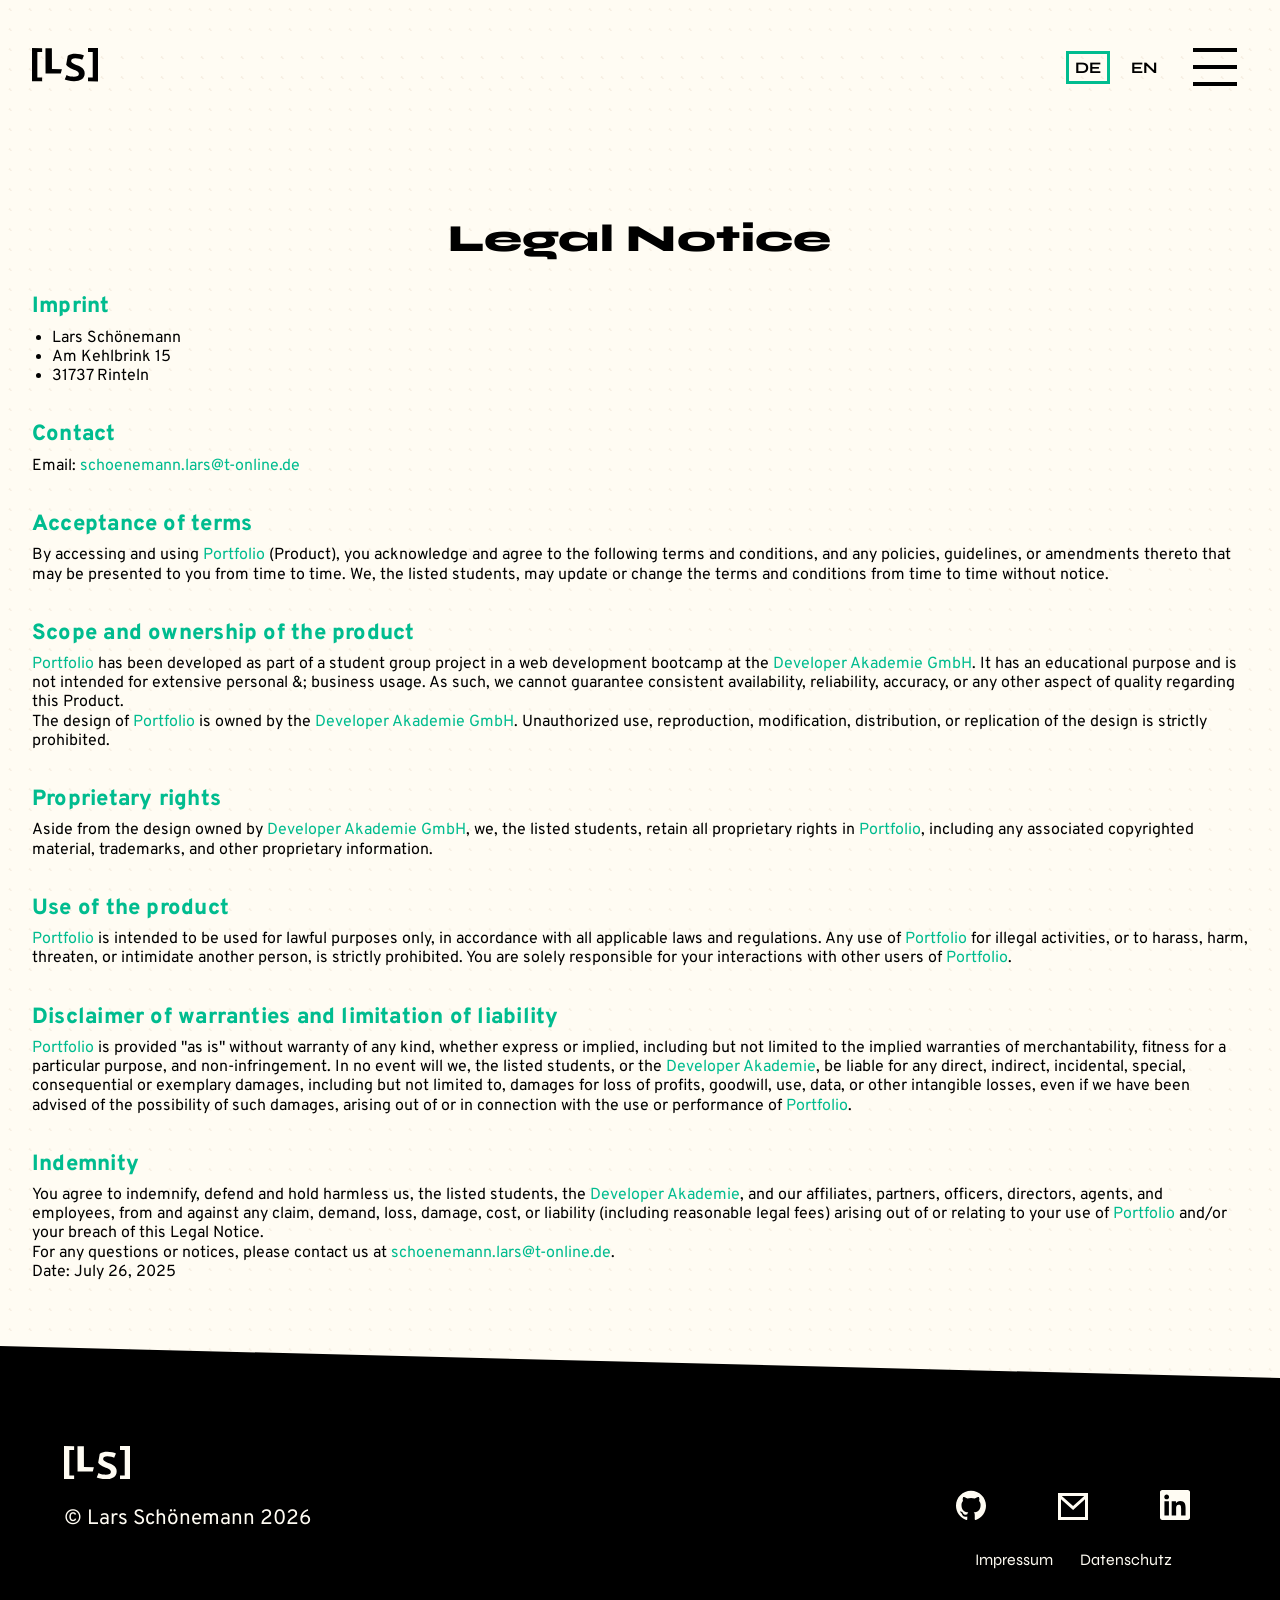
<file: legalNotesEN.html>
<!DOCTYPE html>
<html lang='EN'>

<head>
    <meta charset='utf-8'>
    <meta name='viewport' content='width=device-width, initial-scale=1'>
    <meta name="description"
        content="Professional frontend development by Lars Schoenemann. Specializing in JavaScript, TypeScript, and web performance. Explore my projects now.">
    <meta property="og:type" content="website" />
    <meta property="og:url" content="https://lars-schoenemann.de/" />
    <meta property="og:title" content="Lars Schoenemann | Frontend Developer" />
    <meta property="og:description"
        content="Frontend Developer specializing in JavaScript, TypeScript, and high-performance web development. Explore my latest projects." />
    <meta property="og:image" content="https://lars-schoenemann.de/" />
    <title>Lars Schönemann</title>
    <link rel="icon" type="image/svg+xml" href="assets\images\Logo.svg">
    <link rel='stylesheet' href="assets/css/root.css">
    <link rel='stylesheet' href="assets/css/style.css">
    <link rel='stylesheet' href="assets/css/legalNotes.css">
</head>

<body>
    <header>
        <nav class="header-menu" aria-label="Main navigation">
            <div class="left-side">
                <a href="https://lars-schoenemann.de/"><svg aria-label="LS Logo" role="img" data-name="Ebene 1"
                        xmlns="http://www.w3.org/2000/svg" <a viewBox="0 0 110.5 56.03">
                        <path
                            d="M0,.09l16.95.2v6.58s-8.01-.09-8.01-.09v42.49s8.01.09,8.01.09v6.58S0,55.74,0,55.74V.09Z" />
                        <path
                            d="M110.5,56.03l-16.7-.2v-6.6s7.89.09,7.89.09V6.7s-7.89-.09-7.89-.09V0s16.7.2,16.7.2v55.84Z" />
                        <g>
                            <polygon
                                points="50.05 35.55 33.37 35.33 33.26 .56 22.54 .41 22.67 42.52 48.14 42.86 50.05 35.55" />
                            <path
                                d="M86.52,36.27c-1.11-1.59-2.51-2.93-4.19-4.03-1.68-1.09-3.5-2.03-5.46-2.82-1.96-.78-3.78-1.54-5.46-2.28-1.68-.74-3.07-1.53-4.18-2.39-1.11-.85-1.67-1.91-1.67-3.17,0-1.34.59-2.41,1.8-3.19,1.2-.78,2.93-1.16,5.2-1.13,2.41.03,4.65.3,6.73.81,2.08.51,3.64,1.07,4.68,1.67l3.02-7.21c-1.65-.86-3.76-1.53-6.31-2.01-2.55-.48-5.27-.73-8.14-.77-2.5-.03-4.77.19-6.79.67-2.03.48-3.78,1.23-5.27,2.26-.24.17-.47.35-.7.53l-2.51,14.61c.09.15.18.3.28.45,1.11,1.61,2.51,2.96,4.19,4.06,1.68,1.09,3.5,2.02,5.46,2.78,1.96.76,3.78,1.5,5.46,2.22,1.68.72,3.07,1.5,4.18,2.36,1.11.86,1.67,1.96,1.67,3.3,0,1.76-.76,3.07-2.29,3.91-1.53.84-3.74,1.24-6.61,1.2-1.23-.02-2.42-.12-3.58-.3-1.16-.18-2.26-.41-3.29-.67-1.04-.27-1.97-.55-2.8-.86-.83-.3-1.5-.59-2.02-.85l-3.09,7.33c1.28.61,3.26,1.22,5.95,1.84,2.69.62,5.81.96,9.35,1.01,2.69.04,5.15-.2,7.39-.72,2.24-.52,4.15-1.33,5.73-2.44,1.58-1.11,2.8-2.51,3.67-4.2.87-1.69,1.3-3.71,1.29-6.06s-.57-4.32-1.68-5.92Z" />
                            <path
                                d="M62.76,25.02c.23,1.07.6,2.03,1.11,2.88l2.51-14.61c-.25.21-.49.43-.72.65l-2.89,11.08Z" />
                        </g>
                    </svg>
                </a>
            </div>
            <div class="right-side">
                <div class="header-menu-right">
                    <div class="language-button">
                        <button class="header-button" aria-label="Sprache auf Deutsch wechseln">
                            <a href="legalNotesDE.html"><span class="button-text">DE</span></a>
                        </button>
                        <button class="header-button active" aria-label="Switch language to English">
                            <a href="legalNotesEN.html"><span class="button-text">EN</span></a>
                        </button>
                    </div>
                    <button class="burger-menu" id="burgerBtn" onclick="toggleMenu()" aria-label="Open navigation"
                        aria-expanded="false" aria-controls="navOverlay">
                        <svg class="start-animation-svg start" width="44" height="38" viewBox="0 0 44 38" fill="none"
                            xmlns="http://www.w3.org/2000/svg">
                            <path d="M2 2H42" stroke="black" stroke-width="4" stroke-linecap="square" />
                            <path d="M2 19H42" stroke="black" stroke-width="4" stroke-linecap="square" />
                            <path d="M2 36H42" stroke="black" stroke-width="4" stroke-linecap="square" />
                        </svg>
                        <svg class="start-animation-svg hidden" width="44" height="38" viewBox="0 0 44 38" fill="none"
                            xmlns="http://www.w3.org/2000/svg">
                            <path d="M12 2H32" stroke="black" stroke-width="4" stroke-linecap="square" />
                            <path d="M2 19H42" stroke="black" stroke-width="4" stroke-linecap="square" />
                            <path d="M12 36H32" stroke="black" stroke-width="4" stroke-linecap="square" />
                        </svg>
                        <svg class="start-animation-svg hidden" width="44" height="38" viewBox="0 0 44 38" fill="none"
                            xmlns="http://www.w3.org/2000/svg">
                            <path d="M22 2H42" stroke="black" stroke-width="4" stroke-linecap="square" />
                            <path d="M2 19H42" stroke="black" stroke-width="4" stroke-linecap="square" />
                            <path d="M2 36H22" stroke="black" stroke-width="4" stroke-linecap="square" />
                        </svg>
                        <svg class="start-animation-svg hidden" width="58" height="53" viewBox="0 0 58 53" fill="none"
                            xmlns="http://www.w3.org/2000/svg">
                            <path d="M39.8169 15.6733L55.1378 2.81759" stroke="black" stroke-width="4"
                                stroke-linecap="square" />
                            <path d="M12.1582 13.3892L42.8 39.1007" stroke="black" stroke-width="4"
                                stroke-linecap="square" />
                            <path d="M2.81787 49.6741L18.1388 36.8183" stroke="black" stroke-width="4"
                                stroke-linecap="square" />
                        </svg>
                        <svg class="start-animation-svg hidden end" width="40" height="32" viewBox="0 0 40 32"
                            fill="none" xmlns="http://www.w3.org/2000/svg">
                            <path d="M20 15.856L35.3209 3.0002" stroke="black" stroke-width="4"
                                stroke-linecap="square" />
                            <path d="M4.67969 3.14307L35.3215 28.8546" stroke="black" stroke-width="4"
                                stroke-linecap="square" />
                            <path d="M5 28.856L20.3209 16.0002" stroke="black" stroke-width="4"
                                stroke-linecap="square" />
                        </svg>
                        <svg class="back-animation-svg hidden" width="58" height="53" viewBox="0 0 58 53" fill="none"
                            xmlns="http://www.w3.org/2000/svg">
                            <path d="M39.8169 15.6733L55.1378 2.81759" stroke="black" stroke-width="4"
                                stroke-linecap="square" />
                            <path d="M12.1582 13.3892L42.8 39.1007" stroke="black" stroke-width="4"
                                stroke-linecap="square" />
                            <path d="M2.81787 49.6741L18.1388 36.8183" stroke="black" stroke-width="4"
                                stroke-linecap="square" />
                        </svg>
                        <svg class="back-animation-svg hidden" width="44" height="38" viewBox="0 0 44 38" fill="none"
                            xmlns="http://www.w3.org/2000/svg">
                            <path d="M22 2H42" stroke="black" stroke-width="4" stroke-linecap="square" />
                            <path d="M2 19H42" stroke="black" stroke-width="4" stroke-linecap="square" />
                            <path d="M2 36H22" stroke="black" stroke-width="4" stroke-linecap="square" />
                        </svg>
                        <svg class="back-animation-svg hidden" width="44" height="38" viewBox="0 0 44 38" fill="none"
                            xmlns="http://www.w3.org/2000/svg">
                            <path d="M12 2H32" stroke="black" stroke-width="4" stroke-linecap="square" />
                            <path d="M2 19H42" stroke="black" stroke-width="4" stroke-linecap="square" />
                            <path d="M12 36H32" stroke="black" stroke-width="4" stroke-linecap="square" />
                        </svg>
                        <svg class="back-animation-svg hidden" width="44" height="38" viewBox="0 0 44 38" fill="none"
                            xmlns="http://www.w3.org/2000/svg">
                            <path d="M2 2H42" stroke="black" stroke-width="4" stroke-linecap="square" />
                            <path d="M2 19H42" stroke="black" stroke-width="4" stroke-linecap="square" />
                            <path d="M2 36H42" stroke="black" stroke-width="4" stroke-linecap="square" />
                        </svg>
                    </button>
                </div>
            </div>
        </nav>
        <div class="nav-overlay" id="navOverlay" aria-hidden="true">
            <div class="nav-overlay-inner">
                <nav class="overlay-nav" aria-label="Overlay navigation">
                    <div class="menu-item"><a href="index.html#aboutME" onclick="toggleMenu()"
                            data-i18n="nav.about">About
                            me</a>
                    </div>
                    <div class="menu-item"><a href="index.html#mySkills" onclick="toggleMenu()"
                            data-i18n="nav.skills">My
                            skills</a></div>
                    <div class="menu-item"><a href="index.html#portfolio" onclick="toggleMenu()"
                            data-i18n="nav.portfolio">Portfolio</a></div>
                </nav>
                <div class="overlay-footer">
                    <div class="wrapper">
                        <a href="index.html#contact" class="say-hi" onclick="toggleMenu()">Say Hi!</a>
                        <p class="overlay-mail">schoenemann.lars@t-online.de</p>
                        <div class="overlay-icons">
                            <a href="https://github.com/LarsSchoenemannDev" target="_blank" rel="noopener noreferrer"
                                aria-label="GitHub profile">
                                <svg width="40" height="40" viewBox="0 0 40 40" fill="none"
                                    xmlns="http://www.w3.org/2000/svg">
                                    <path
                                        d="M20 10.7408C11.7125 10.7408 5 17.4533 5 25.7408C4.9983 28.8897 5.98822 31.9592 7.82933 34.5138C9.67043 37.0684 12.2692 38.9784 15.257 39.9728C16.007 40.1033 16.2875 39.6533 16.2875 39.2588C16.2875 38.9033 16.268 37.7228 16.268 36.4658C12.5 37.1603 11.525 35.5478 11.225 34.7033C11.0555 34.2713 10.325 32.9408 9.6875 32.5838C9.1625 32.3033 8.4125 31.6088 9.668 31.5908C10.85 31.5713 11.693 32.6783 11.975 33.1283C13.325 35.3963 15.482 34.7588 16.343 34.3658C16.475 33.3908 16.868 32.7353 17.3 32.3603C13.9625 31.9853 10.475 30.6908 10.475 24.9533C10.475 23.3213 11.0555 21.9728 12.0125 20.9213C11.8625 20.5463 11.3375 19.0088 12.1625 16.9463C12.1625 16.9463 13.418 16.5533 16.2875 18.4853C17.5086 18.1464 18.7703 17.9758 20.0375 17.9783C21.3125 17.9783 22.5875 18.1463 23.7875 18.4838C26.6555 16.5338 27.9125 16.9478 27.9125 16.9478C28.7375 19.0103 28.2125 20.5478 28.0625 20.9228C29.018 21.9728 29.6 23.3033 29.6 24.9533C29.6 30.7103 26.0945 31.9853 22.757 32.3603C23.3 32.8283 23.7695 33.7283 23.7695 35.1353C23.7695 37.1408 23.75 38.7533 23.75 39.2603C23.75 39.6533 24.032 40.1213 24.782 39.9713C27.7595 38.966 30.3469 37.0523 32.1799 34.4995C34.0128 31.9467 34.9991 28.8835 35 25.7408C35 17.4533 28.2875 10.7408 20 10.7408Z"
                                        fill="#FFFCF3" />
                                </svg>
                            </a>
                            <a href="mailto:schoenemann.lars@t-online.de" aria-label="Send email">
                                <svg width="40" height="40" viewBox="0 0 40 40" fill="none"
                                    xmlns="http://www.w3.org/2000/svg">
                                    <path
                                        d="M6.5 13H33.5C33.8978 13 35 13 35 13C35 13 35 14.1022 35 14.5V38.5C35 38.8978 35 40 35 40C35 40 33.8978 40 33.5 40H6.5C6.10218 40 5 40 5 40C5 40 5 38.8978 5 38.5V14.5C5 14.1022 5 13 5 13C5 13 6.10218 13 6.5 13ZM32 19.357L20.108 30.007L8 19.324V37H32V19.357ZM8.7665 16L20.0915 25.993L31.253 16H8.7665Z"
                                        fill="#FFFCF3" />
                                </svg>
                            </a>
                            <a href="https://www.linkedin.com/in/lars-sch%C3%B6nemann-7626a9374/" target="_blank"
                                rel="noopener noreferrer" aria-label="LinkedIn profile">
                                <svg width="40" height="40" viewBox="0 0 40 40" fill="none"
                                    xmlns="http://www.w3.org/2000/svg">
                                    <path
                                        d="M30.5583 35.565H26.1167V28.6033C26.1167 26.9433 26.0833 24.8067 23.8 24.8067C21.485 24.8067 21.1317 26.6133 21.1317 28.4817V35.565H16.6883V21.25H20.955V23.2H21.0133C21.61 22.0767 23.06 20.8883 25.2267 20.8883C29.7267 20.8883 30.56 23.8517 30.56 27.7067V35.565H30.5583ZM11.6717 19.2917C10.3523 19.2917 9.28333 18.2217 9.28333 16.9017C9.28333 15.5817 10.3523 14.5117 11.6717 14.5117C12.991 14.5117 14.06 15.5817 14.06 16.9017C14.06 18.2217 12.991 19.2917 11.6717 19.2917ZM13.8983 35.565H9.44333V21.25H13.9V35.565H13.8983ZM32.7833 10H7.21667C5.99 10 5 10.9667 5 12.1617V37.8383C5 39.0333 5.99 40 7.21667 40H32.7833C34.01 40 35 39.0333 35 37.8383V12.1617C35 10.9667 34.01 10 32.7833 10Z"
                                        fill="#FFFCF3" />
                                </svg>
                            </a>
                        </div>
                    </div>
                </div>
            </div>
        </div>
    </header>

    <main class="legal-wrapper">
        <h1>Legal Notice</h1>

        <h2>Imprint</h2>
        <ul>
            <li>Lars Schönemann</li>
            <li>Am Kehlbrink 15</li>
            <li>31737 Rinteln</li>
        </ul>

        <h2>Contact</h2>
        <p>Email: <a href="mailto:schoenemann.lars@t-online.de">schoenemann.lars@t-online.de</a></p>

        <h2>Acceptance of terms</h2>
        <p>
            By accessing and using <a href="/">Portfolio</a> (Product), you acknowledge and agree to the following
            terms and conditions, and any policies, guidelines, or amendments thereto that may be presented to you
            from time to time. We, the listed students, may update or change the terms and conditions from time
            to time without notice.
        </p>

        <h2>Scope and ownership of the product</h2>
        <p>
            <a href="/">Portfolio</a> has been developed as part of a student group project in a web development
            bootcamp at the <a href="https://developerakademie.com" target="_blank" rel="noopener noreferrer">Developer
                Akademie GmbH</a>.
            It has an educational purpose and is not intended for extensive personal &; business usage. As such,
            we cannot guarantee consistent availability, reliability, accuracy, or any other aspect of quality
            regarding this Product.
        </p>
        <p>
            The design of <a href="/">Portfolio</a> is owned by the
            <a href="https://developerakademie.com" target="_blank" rel="noopener noreferrer">Developer Akademie
                GmbH</a>.
            Unauthorized use, reproduction, modification, distribution, or replication of the design is strictly
            prohibited.
        </p>

        <h2>Proprietary rights</h2>
        <p>
            Aside from the design owned by
            <a href="https://developerakademie.com" target="_blank" rel="noopener noreferrer">Developer Akademie
                GmbH</a>,
            we, the listed students, retain all proprietary rights in <a href="/">Portfolio</a>, including any
            associated copyrighted material, trademarks, and other proprietary information.
        </p>

        <h2>Use of the product</h2>
        <p>
            <a href="/">Portfolio</a> is intended to be used for lawful purposes only, in accordance with all
            applicable laws and regulations. Any use of <a href="/">Portfolio</a> for illegal activities, or to
            harass, harm, threaten, or intimidate another person, is strictly prohibited. You are solely
            responsible for your interactions with other users of <a href="/">Portfolio</a>.
        </p>

        <h2>Disclaimer of warranties and limitation of liability</h2>
        <p>
            <a href="/">Portfolio</a> is provided "as is" without warranty of any kind, whether express or implied,
            including but not limited to the implied warranties of merchantability, fitness for a particular purpose,
            and non-infringement. In no event will we, the listed students, or the
            <a href="https://developerakademie.com" target="_blank" rel="noopener noreferrer">Developer Akademie</a>,
            be liable for any direct, indirect, incidental, special, consequential or exemplary damages, including
            but not limited to, damages for loss of profits, goodwill, use, data, or other intangible losses, even
            if we have been advised of the possibility of such damages, arising out of or in connection with the
            use or performance of <a href="/">Portfolio</a>.
        </p>

        <h2>Indemnity</h2>
        <p>
            You agree to indemnify, defend and hold harmless us, the listed students, the
            <a href="https://developerakademie.com" target="_blank" rel="noopener noreferrer">Developer Akademie</a>,
            and our affiliates, partners, officers, directors, agents, and employees, from and against any claim,
            demand, loss, damage, cost, or liability (including reasonable legal fees) arising out of or relating
            to your use of <a href="/">Portfolio</a> and/or your breach of this Legal Notice.
        </p>
        <p>For any questions or notices, please contact us at <a
                href="mailto:schoenemann.lars@t-online.de">schoenemann.lars@t-online.de</a>.</p>
        <p>Date: July 26, 2025</p>
    </main>
    <footer class="contact-wrapper" id="contact" aria-labelledby="contact-heading">
        <div class="contact-section">
            <div class="contact-footer">
                <div class="footer-left">
                    <a href="https://lars-schoenemann.de/">
                        <svg id="Ebene_1" style="width: 66px; fill: #FFFCF3;" aria-label="LS Logo" role="img"
                            data-name="Ebene 1" xmlns="http://www.w3.org/2000/svg" viewBox="0 0 110.5 56.03">
                            <path
                                d="M0,.09l16.95.2v6.58s-8.01-.09-8.01-.09v42.49s8.01.09,8.01.09v6.58S0,55.74,0,55.74V.09Z" />
                            <path
                                d="M110.5,56.03l-16.7-.2v-6.6s7.89.09,7.89.09V6.7s-7.89-.09-7.89-.09V0s16.7.2,16.7.2v55.84Z" />
                            <g>
                                <polygon
                                    points="50.05 35.55 33.37 35.33 33.26 .56 22.54 .41 22.67 42.52 48.14 42.86 50.05 35.55" />
                                <path
                                    d="M86.52,36.27c-1.11-1.59-2.51-2.93-4.19-4.03-1.68-1.09-3.5-2.03-5.46-2.82-1.96-.78-3.78-1.54-5.46-2.28-1.68-.74-3.07-1.53-4.18-2.39-1.11-.85-1.67-1.91-1.67-3.17,0-1.34.59-2.41,1.8-3.19,1.2-.78,2.93-1.16,5.2-1.13,2.41.03,4.65.3,6.73.81,2.08.51,3.64,1.07,4.68,1.67l3.02-7.21c-1.65-.86-3.76-1.53-6.31-2.01-2.55-.48-5.27-.73-8.14-.77-2.5-.03-4.77.19-6.79.67-2.03.48-3.78,1.23-5.27,2.26-.24.17-.47.35-.7.53l-2.51,14.61c.09.15.18.3.28.45,1.11,1.61,2.51,2.96,4.19,4.06,1.68,1.09,3.5,2.02,5.46,2.78,1.96.76,3.78,1.5,5.46,2.22,1.68.72,3.07,1.5,4.18,2.36,1.11.86,1.67,1.96,1.67,3.3,0,1.76-.76,3.07-2.29,3.91-1.53.84-3.74,1.24-6.61,1.2-1.23-.02-2.42-.12-3.58-.3-1.16-.18-2.26-.41-3.29-.67-1.04-.27-1.97-.55-2.8-.86-.83-.3-1.5-.59-2.02-.85l-3.09,7.33c1.28.61,3.26,1.22,5.95,1.84,2.69.62,5.81.96,9.35,1.01,2.69.04,5.15-.2,7.39-.72,2.24-.52,4.15-1.33,5.73-2.44,1.58-1.11,2.8-2.51,3.67-4.2.87-1.69,1.3-3.71,1.29-6.06s-.57-4.32-1.68-5.92Z" />
                            </g>
                        </svg>
                    </a>
                    <span class="footer-copy">© Lars Schönemann 2026</span>
                </div>
                <div class="footer-right">
                    <a href="https://github.com/LarsSchoenemannDev" target="_blank" rel="noopener noreferrer"
                        aria-label="GitHub profile">
                        <svg width="40" height="40" viewBox="0 0 40 40" fill="none" xmlns="http://www.w3.org/2000/svg">
                            <path
                                d="M20 10.7407C11.7125 10.7407 5 17.4532 5 25.7407C4.9983 28.8896 5.98822 31.9591 7.82933 34.5137C9.67043 37.0683 12.2692 38.9783 15.257 39.9727C16.007 40.1032 16.2875 39.6532 16.2875 39.2587C16.2875 38.9032 16.268 37.7227 16.268 36.4657C12.5 37.1602 11.525 35.5477 11.225 34.7032C11.0555 34.2712 10.325 32.9407 9.6875 32.5837C9.1625 32.3032 8.4125 31.6087 9.668 31.5907C10.85 31.5712 11.693 32.6782 11.975 33.1282C13.325 35.3962 15.482 34.7587 16.343 34.3657C16.475 33.3907 16.868 32.7352 17.3 32.3602C13.9625 31.9852 10.475 30.6907 10.475 24.9532C10.475 23.3212 11.0555 21.9727 12.0125 20.9212C11.8625 20.5462 11.3375 19.0087 12.1625 16.9462C12.1625 16.9462 13.418 16.5532 16.2875 18.4852C17.5086 18.1463 18.7703 17.9757 20.0375 17.9782C21.3125 17.9782 22.5875 18.1462 23.7875 18.4837C26.6555 16.5337 27.9125 16.9477 27.9125 16.9477C28.7375 19.0102 28.2125 20.5477 28.0625 20.9227C29.018 21.9727 29.6 23.3032 29.6 24.9532C29.6 30.7102 26.0945 31.9852 22.757 32.3602C23.3 32.8282 23.7695 33.7282 23.7695 35.1352C23.7695 37.1407 23.75 38.7532 23.75 39.2602C23.75 39.6532 24.032 40.1212 24.782 39.9712C27.7595 38.9659 30.3469 37.0522 32.1799 34.4994C34.0128 31.9467 34.9991 28.8834 35 25.7407C35 17.4532 28.2875 10.7407 20 10.7407Z"
                                fill="#FFFCF3"></path>
                        </svg>
                    </a>
                    <a href="mailto:schoenemann.lars@t-online.de" aria-label="Send email to Lars Schönemann">
                        <svg width="40" height="40" viewBox="0 0 40 40" fill="none" xmlns="http://www.w3.org/2000/svg">
                            <path
                                d="M6.5 13H33.5C33.8978 13 35 13 35 13C35 13 35 14.1022 35 14.5V38.5C35 38.8978 35 40 35 40C35 40 33.8978 40 33.5 40H6.5C6.10218 40 5 40 5 40C5 40 5 38.8978 5 38.5V14.5C5 14.1022 5 13 5 13C5 13 6.10218 13 6.5 13ZM32 19.357L20.108 30.007L8 19.324V37H32V19.357ZM8.7665 16L20.0915 25.993L31.253 16H8.7665Z"
                                fill="#FFFCF3"></path>
                        </svg>
                    </a>
                    <a href="https://www.linkedin.com/in/lars-sch%C3%B6nemann-7626a9374/" target="_blank"
                        rel="noopener noreferrer" aria-label="LinkedIn profile">
                        <svg width="40" height="40" viewBox="0 0 40 40" fill="none" xmlns="http://www.w3.org/2000/svg">
                            <path
                                d="M30.5583 35.565H26.1167V28.6033C26.1167 26.9433 26.0833 24.8067 23.8 24.8067C21.485 24.8067 21.1317 26.6133 21.1317 28.4817V35.565H16.6883V21.25H20.955V23.2H21.0133C21.61 22.0767 23.06 20.8883 25.2267 20.8883C29.7267 20.8883 30.56 23.8517 30.56 27.7067V35.565H30.5583ZM11.6717 19.2917C10.3523 19.2917 9.28333 18.2217 9.28333 16.9017C9.28333 15.5817 10.3523 14.5117 11.6717 14.5117C12.991 14.5117 14.06 15.5817 14.06 16.9017C14.06 18.2217 12.991 19.2917 11.6717 19.2917ZM13.8983 35.565H9.44333V21.25H13.9V35.565H13.8983ZM32.7833 10H7.21667C5.99 10 5 10.9667 5 12.1617V37.8383C5 39.0333 5.99 40 7.21667 40H32.7833C34.01 40 35 39.0333 35 37.8383V12.1617C35 10.9667 34.01 10 32.7833 10Z"
                                fill="#FFFCF3"></path>
                        </svg>
                    </a>
                </div>
            </div>
            <div class="footer-wrapper-legal">
                <div class="footer-legal">
                    <a href="legalNotesDE.html" class="legal-link" data-i18n="footer.legal">Impressum</a>
                    <a href="PrivacyPolicyDE.html" class="privacy-link" data-i18n="footer.privacy">Datenschutz</a>
                </div>
            </div>
        </div>
    </footer>
    <script src="assets/js/i18n.js"></script>
    <script src="assets/js/main.js"></script>
</body>
</file>
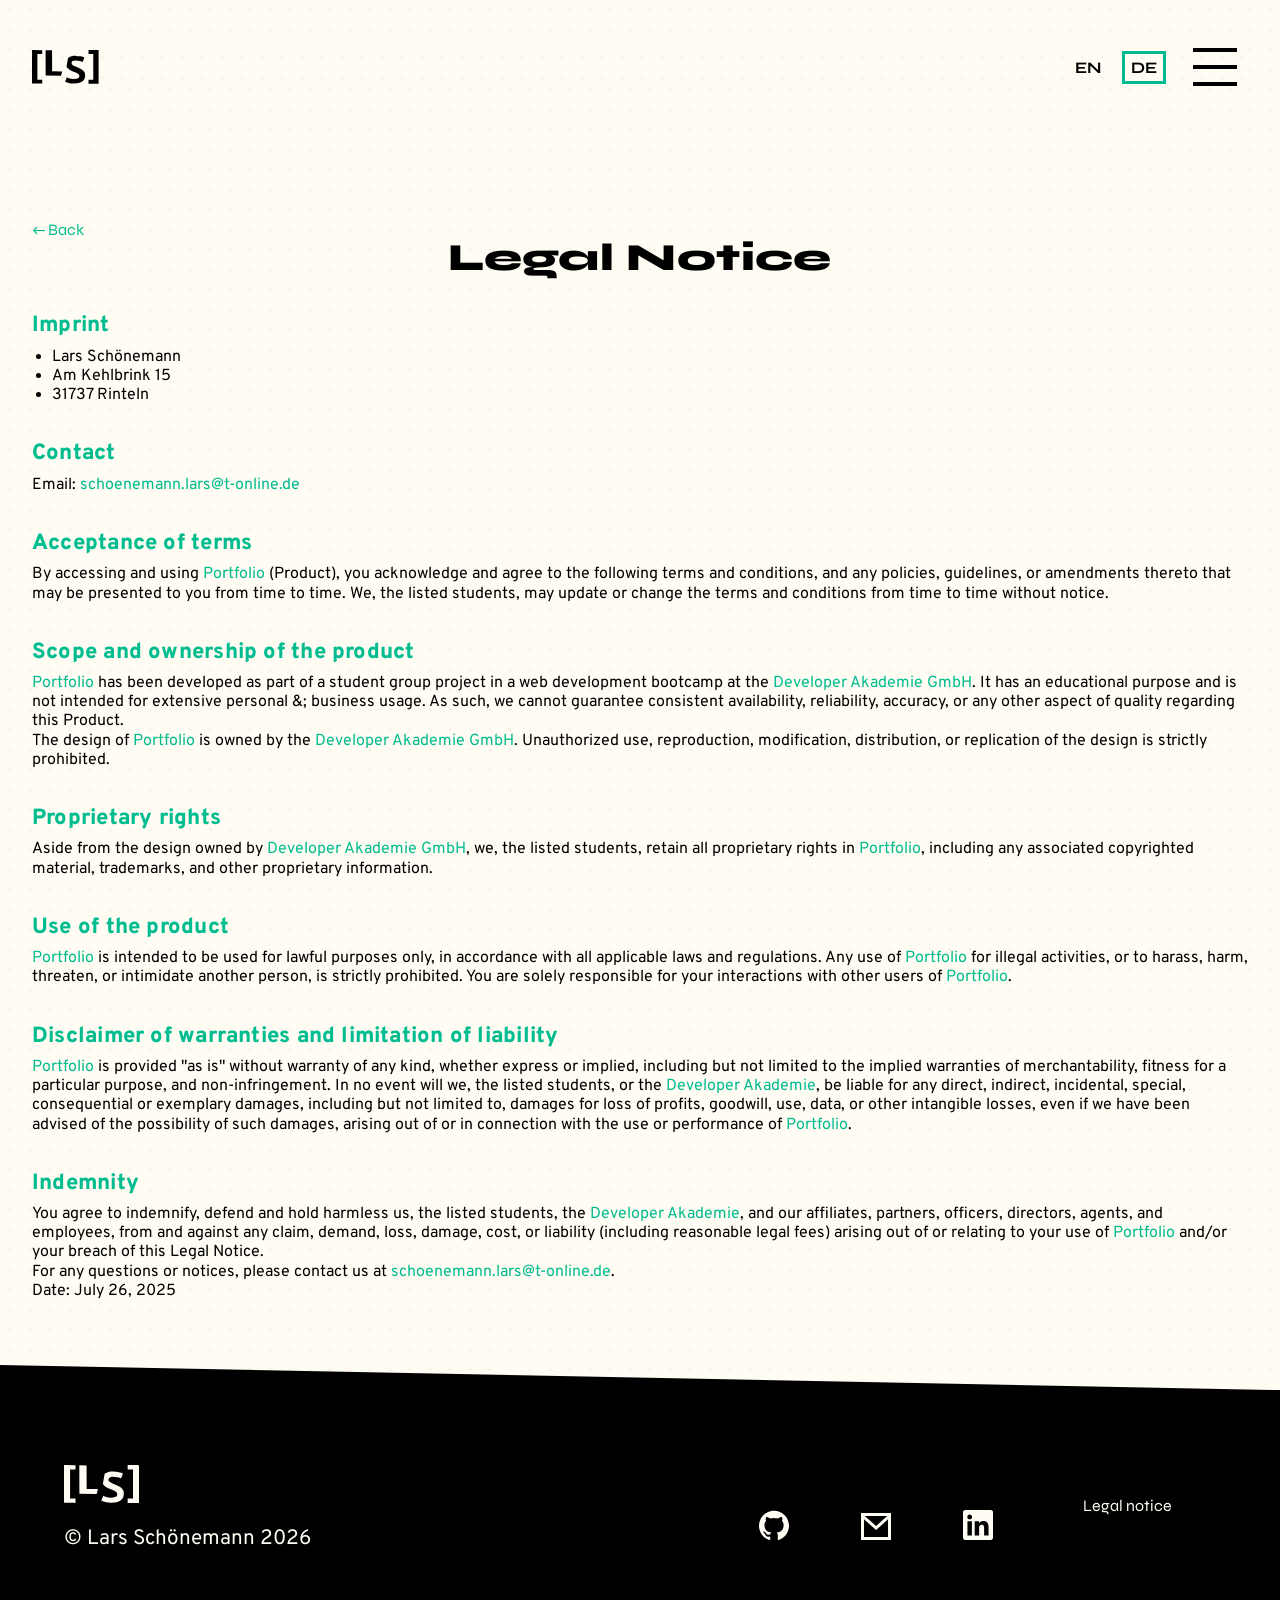
<file: legalNotesGer.html>
<!DOCTYPE html>
<html lang='EN'>

<head>
    <meta charset='utf-8'>
    <meta name='viewport' content='width=device-width, initial-scale=1'>
    <meta name="description"
        content="Professional frontend development by Lars Schoeenemann. Specializing in JavaScript, TypeScript, and web performance. Explore my projects now.">
    <meta property="og:type" content="website" />
    <meta property="og:url" content="lars-schoenemann.de" />
    <meta property="og:title" content="Lars Schoeenemann | Frontend Developer" />
    <meta property="og:description"
        content="Frontend Developer specializing in JavaScript, TypeScript, and high-performance web development. Explore my latest projects." />
    <meta property="og:image" content="lars-schoenemann.de" />
    <title>Lars Schönemann</title>
    <link rel='stylesheet' href="assets/css/root.css">
    <link rel='stylesheet' href="assets/css/style.css">
    <link rel='stylesheet' href="assets/css/legalNotes.css">
</head>

<body>
    <header>
        <nav class="header-menu" aria-label="Main navigation">
            <div class="left-side">
                <svg style="width: 66.6px;" aria-label="LS Logo" role="img" data-name="Ebene 1"
                    xmlns="http://www.w3.org/2000/svg" viewBox="0 0 110.5 56.03">
                    <path d="M0,.09l16.95.2v6.58s-8.01-.09-8.01-.09v42.49s8.01.09,8.01.09v6.58S0,55.74,0,55.74V.09Z" />
                    <path
                        d="M110.5,56.03l-16.7-.2v-6.6s7.89.09,7.89.09V6.7s-7.89-.09-7.89-.09V0s16.7.2,16.7.2v55.84Z" />
                    <g>
                        <polygon
                            points="50.05 35.55 33.37 35.33 33.26 .56 22.54 .41 22.67 42.52 48.14 42.86 50.05 35.55" />
                        <path
                            d="M86.52,36.27c-1.11-1.59-2.51-2.93-4.19-4.03-1.68-1.09-3.5-2.03-5.46-2.82-1.96-.78-3.78-1.54-5.46-2.28-1.68-.74-3.07-1.53-4.18-2.39-1.11-.85-1.67-1.91-1.67-3.17,0-1.34.59-2.41,1.8-3.19,1.2-.78,2.93-1.16,5.2-1.13,2.41.03,4.65.3,6.73.81,2.08.51,3.64,1.07,4.68,1.67l3.02-7.21c-1.65-.86-3.76-1.53-6.31-2.01-2.55-.48-5.27-.73-8.14-.77-2.5-.03-4.77.19-6.79.67-2.03.48-3.78,1.23-5.27,2.26-.24.17-.47.35-.7.53l-2.51,14.61c.09.15.18.3.28.45,1.11,1.61,2.51,2.96,4.19,4.06,1.68,1.09,3.5,2.02,5.46,2.78,1.96.76,3.78,1.5,5.46,2.22,1.68.72,3.07,1.5,4.18,2.36,1.11.86,1.67,1.96,1.67,3.3,0,1.76-.76,3.07-2.29,3.91-1.53.84-3.74,1.24-6.61,1.2-1.23-.02-2.42-.12-3.58-.3-1.16-.18-2.26-.41-3.29-.67-1.04-.27-1.97-.55-2.8-.86-.83-.3-1.5-.59-2.02-.85l-3.09,7.33c1.28.61,3.26,1.22,5.95,1.84,2.69.62,5.81.96,9.35,1.01,2.69.04,5.15-.2,7.39-.72,2.24-.52,4.15-1.33,5.73-2.44,1.58-1.11,2.8-2.51,3.67-4.2.87-1.69,1.3-3.71,1.29-6.06s-.57-4.32-1.68-5.92Z" />
                        <path
                            d="M62.76,25.02c.23,1.07.6,2.03,1.11,2.88l2.51-14.61c-.25.21-.49.43-.72.65l-2.89,11.08Z" />
                    </g>
                </svg>
            </div>
            <div class="right-side">
                <div class="header-menu-right">
                    <div class="language-button">
                        <button class="header-button active" aria-label="Switch language to English">
                            <span class="button-text">EN</span>
                        </button>
                        <button class="header-button" aria-label="Sprache auf Deutsch wechseln">
                            <span class="button-text">DE</span>
                        </button>
                    </div>
                    <button class="burger-menu" id="burgerBtn" onclick="toggleMenu()" aria-label="Open navigation"
                        aria-expanded="false" aria-controls="navOverlay">
                        <svg class="start-animation-svg start" width="44" height="38" viewBox="0 0 44 38" fill="none"
                            xmlns="http://www.w3.org/2000/svg">
                            <path d="M2 2H42" stroke="black" stroke-width="4" stroke-linecap="square" />
                            <path d="M2 19H42" stroke="black" stroke-width="4" stroke-linecap="square" />
                            <path d="M2 36H42" stroke="black" stroke-width="4" stroke-linecap="square" />
                        </svg>
                        <svg class="start-animation-svg hidden" width="44" height="38" viewBox="0 0 44 38" fill="none"
                            xmlns="http://www.w3.org/2000/svg">
                            <path d="M12 2H32" stroke="black" stroke-width="4" stroke-linecap="square" />
                            <path d="M2 19H42" stroke="black" stroke-width="4" stroke-linecap="square" />
                            <path d="M12 36H32" stroke="black" stroke-width="4" stroke-linecap="square" />
                        </svg>
                        <svg class="start-animation-svg hidden" width="44" height="38" viewBox="0 0 44 38" fill="none"
                            xmlns="http://www.w3.org/2000/svg">
                            <path d="M22 2H42" stroke="black" stroke-width="4" stroke-linecap="square" />
                            <path d="M2 19H42" stroke="black" stroke-width="4" stroke-linecap="square" />
                            <path d="M2 36H22" stroke="black" stroke-width="4" stroke-linecap="square" />
                        </svg>
                        <svg class="start-animation-svg hidden" width="58" height="53" viewBox="0 0 58 53" fill="none"
                            xmlns="http://www.w3.org/2000/svg">
                            <path d="M39.8169 15.6733L55.1378 2.81759" stroke="black" stroke-width="4"
                                stroke-linecap="square" />
                            <path d="M12.1582 13.3892L42.8 39.1007" stroke="black" stroke-width="4"
                                stroke-linecap="square" />
                            <path d="M2.81787 49.6741L18.1388 36.8183" stroke="black" stroke-width="4"
                                stroke-linecap="square" />
                        </svg>
                        <svg class="start-animation-svg hidden end" width="40" height="32" viewBox="0 0 40 32"
                            fill="none" xmlns="http://www.w3.org/2000/svg">
                            <path d="M20 15.856L35.3209 3.0002" stroke="black" stroke-width="4"
                                stroke-linecap="square" />
                            <path d="M4.67969 3.14307L35.3215 28.8546" stroke="black" stroke-width="4"
                                stroke-linecap="square" />
                            <path d="M5 28.856L20.3209 16.0002" stroke="black" stroke-width="4"
                                stroke-linecap="square" />
                        </svg>
                        <svg class="back-animation-svg hidden" width="58" height="53" viewBox="0 0 58 53" fill="none"
                            xmlns="http://www.w3.org/2000/svg">
                            <path d="M39.8169 15.6733L55.1378 2.81759" stroke="black" stroke-width="4"
                                stroke-linecap="square" />
                            <path d="M12.1582 13.3892L42.8 39.1007" stroke="black" stroke-width="4"
                                stroke-linecap="square" />
                            <path d="M2.81787 49.6741L18.1388 36.8183" stroke="black" stroke-width="4"
                                stroke-linecap="square" />
                        </svg>
                        <svg class="back-animation-svg hidden" width="44" height="38" viewBox="0 0 44 38" fill="none"
                            xmlns="http://www.w3.org/2000/svg">
                            <path d="M22 2H42" stroke="black" stroke-width="4" stroke-linecap="square" />
                            <path d="M2 19H42" stroke="black" stroke-width="4" stroke-linecap="square" />
                            <path d="M2 36H22" stroke="black" stroke-width="4" stroke-linecap="square" />
                        </svg>
                        <svg class="back-animation-svg hidden" width="44" height="38" viewBox="0 0 44 38" fill="none"
                            xmlns="http://www.w3.org/2000/svg">
                            <path d="M12 2H32" stroke="black" stroke-width="4" stroke-linecap="square" />
                            <path d="M2 19H42" stroke="black" stroke-width="4" stroke-linecap="square" />
                            <path d="M12 36H32" stroke="black" stroke-width="4" stroke-linecap="square" />
                        </svg>
                        <svg class="back-animation-svg hidden" width="44" height="38" viewBox="0 0 44 38" fill="none"
                            xmlns="http://www.w3.org/2000/svg">
                            <path d="M2 2H42" stroke="black" stroke-width="4" stroke-linecap="square" />
                            <path d="M2 19H42" stroke="black" stroke-width="4" stroke-linecap="square" />
                            <path d="M2 36H42" stroke="black" stroke-width="4" stroke-linecap="square" />
                        </svg>
                    </button>
                </div>
            </div>
        </nav>
        <div class="nav-overlay" id="navOverlay" aria-hidden="true">
            <div class="nav-overlay-inner">
                <nav class="overlay-nav" aria-label="Overlay navigation">
                    <div class="menu-item"><a href="#aboutME" onclick="toggleMenu()">About me</a></div>
                    <div class="menu-item"><a href="#mySkills" onclick="toggleMenu()">My skills</a></div>
                    <div class="menu-item"><a href="#portfolio" onclick="toggleMenu()">Portfolio</a></div>
                </nav>
                <div class="overlay-footer">
                    <div class="wrapper">
                        <a href="#contact" class="say-hi" onclick="toggleMenu()">Say Hi!</a>
                        <p class="overlay-mail">schoenemann.lars@t-online.de</p>
                        <div class="overlay-icons">
                            <a href="https://github.com" target="_blank" rel="noopener noreferrer"
                                aria-label="GitHub profile">
                                <svg width="40" height="40" viewBox="0 0 40 40" fill="none"
                                    xmlns="http://www.w3.org/2000/svg">
                                    <path
                                        d="M20 10.7408C11.7125 10.7408 5 17.4533 5 25.7408C4.9983 28.8897 5.98822 31.9592 7.82933 34.5138C9.67043 37.0684 12.2692 38.9784 15.257 39.9728C16.007 40.1033 16.2875 39.6533 16.2875 39.2588C16.2875 38.9033 16.268 37.7228 16.268 36.4658C12.5 37.1603 11.525 35.5478 11.225 34.7033C11.0555 34.2713 10.325 32.9408 9.6875 32.5838C9.1625 32.3033 8.4125 31.6088 9.668 31.5908C10.85 31.5713 11.693 32.6783 11.975 33.1283C13.325 35.3963 15.482 34.7588 16.343 34.3658C16.475 33.3908 16.868 32.7353 17.3 32.3603C13.9625 31.9853 10.475 30.6908 10.475 24.9533C10.475 23.3213 11.0555 21.9728 12.0125 20.9213C11.8625 20.5463 11.3375 19.0088 12.1625 16.9463C12.1625 16.9463 13.418 16.5533 16.2875 18.4853C17.5086 18.1464 18.7703 17.9758 20.0375 17.9783C21.3125 17.9783 22.5875 18.1463 23.7875 18.4838C26.6555 16.5338 27.9125 16.9478 27.9125 16.9478C28.7375 19.0103 28.2125 20.5478 28.0625 20.9228C29.018 21.9728 29.6 23.3033 29.6 24.9533C29.6 30.7103 26.0945 31.9853 22.757 32.3603C23.3 32.8283 23.7695 33.7283 23.7695 35.1353C23.7695 37.1408 23.75 38.7533 23.75 39.2603C23.75 39.6533 24.032 40.1213 24.782 39.9713C27.7595 38.966 30.3469 37.0523 32.1799 34.4995C34.0128 31.9467 34.9991 28.8835 35 25.7408C35 17.4533 28.2875 10.7408 20 10.7408Z"
                                        fill="#FFFCF3" />
                                </svg>
                            </a>
                            <a href="mailto:schoenemann.lars@t-online.de" aria-label="Send email">
                                <svg width="40" height="40" viewBox="0 0 40 40" fill="none"
                                    xmlns="http://www.w3.org/2000/svg">
                                    <path
                                        d="M6.5 13H33.5C33.8978 13 35 13 35 13C35 13 35 14.1022 35 14.5V38.5C35 38.8978 35 40 35 40C35 40 33.8978 40 33.5 40H6.5C6.10218 40 5 40 5 40C5 40 5 38.8978 5 38.5V14.5C5 14.1022 5 13 5 13C5 13 6.10218 13 6.5 13ZM32 19.357L20.108 30.007L8 19.324V37H32V19.357ZM8.7665 16L20.0915 25.993L31.253 16H8.7665Z"
                                        fill="#FFFCF3" />
                                </svg>
                            </a>
                            <a href="https://linkedin.com" target="_blank" rel="noopener noreferrer"
                                aria-label="LinkedIn profile">
                                <svg width="40" height="40" viewBox="0 0 40 40" fill="none"
                                    xmlns="http://www.w3.org/2000/svg">
                                    <path
                                        d="M30.5583 35.565H26.1167V28.6033C26.1167 26.9433 26.0833 24.8067 23.8 24.8067C21.485 24.8067 21.1317 26.6133 21.1317 28.4817V35.565H16.6883V21.25H20.955V23.2H21.0133C21.61 22.0767 23.06 20.8883 25.2267 20.8883C29.7267 20.8883 30.56 23.8517 30.56 27.7067V35.565H30.5583ZM11.6717 19.2917C10.3523 19.2917 9.28333 18.2217 9.28333 16.9017C9.28333 15.5817 10.3523 14.5117 11.6717 14.5117C12.991 14.5117 14.06 15.5817 14.06 16.9017C14.06 18.2217 12.991 19.2917 11.6717 19.2917ZM13.8983 35.565H9.44333V21.25H13.9V35.565H13.8983ZM32.7833 10H7.21667C5.99 10 5 10.9667 5 12.1617V37.8383C5 39.0333 5.99 40 7.21667 40H32.7833C34.01 40 35 39.0333 35 37.8383V12.1617C35 10.9667 34.01 10 32.7833 10Z"
                                        fill="#FFFCF3" />
                                </svg>
                            </a>
                        </div>
                    </div>
                </div>
            </div>
        </div>
    </header>

    <main class="legal-wrapper">
        <a href="/" class="legal-back">← Back</a>
        <h1>Legal Notice</h1>

        <h2>Imprint</h2>
        <ul>
            <li>Lars Schönemann</li>
            <li>Am Kehlbrink 15</li>
            <li>31737 Rinteln</li>
        </ul>

        <h2>Contact</h2>
        <p>Email: <a href="mailto:schoenemann.lars@t-online.de">schoenemann.lars@t-online.de</a></p>

        <h2>Acceptance of terms</h2>
        <p>
            By accessing and using <a href="/">Portfolio</a> (Product), you acknowledge and agree to the following
            terms and conditions, and any policies, guidelines, or amendments thereto that may be presented to you
            from time to time. We, the listed students, may update or change the terms and conditions from time
            to time without notice.
        </p>

        <h2>Scope and ownership of the product</h2>
        <p>
            <a href="/">Portfolio</a> has been developed as part of a student group project in a web development
            bootcamp at the <a href="https://developerakademie.com" target="_blank" rel="noopener noreferrer">Developer
                Akademie GmbH</a>.
            It has an educational purpose and is not intended for extensive personal &; business usage. As such,
            we cannot guarantee consistent availability, reliability, accuracy, or any other aspect of quality
            regarding this Product.
        </p>
        <p>
            The design of <a href="/">Portfolio</a> is owned by the
            <a href="https://developerakademie.com" target="_blank" rel="noopener noreferrer">Developer Akademie
                GmbH</a>.
            Unauthorized use, reproduction, modification, distribution, or replication of the design is strictly
            prohibited.
        </p>

        <h2>Proprietary rights</h2>
        <p>
            Aside from the design owned by
            <a href="https://developerakademie.com" target="_blank" rel="noopener noreferrer">Developer Akademie
                GmbH</a>,
            we, the listed students, retain all proprietary rights in <a href="/">Portfolio</a>, including any
            associated copyrighted material, trademarks, and other proprietary information.
        </p>

        <h2>Use of the product</h2>
        <p>
            <a href="/">Portfolio</a> is intended to be used for lawful purposes only, in accordance with all
            applicable laws and regulations. Any use of <a href="/">Portfolio</a> for illegal activities, or to
            harass, harm, threaten, or intimidate another person, is strictly prohibited. You are solely
            responsible for your interactions with other users of <a href="/">Portfolio</a>.
        </p>

        <h2>Disclaimer of warranties and limitation of liability</h2>
        <p>
            <a href="/">Portfolio</a> is provided "as is" without warranty of any kind, whether express or implied,
            including but not limited to the implied warranties of merchantability, fitness for a particular purpose,
            and non-infringement. In no event will we, the listed students, or the
            <a href="https://developerakademie.com" target="_blank" rel="noopener noreferrer">Developer Akademie</a>,
            be liable for any direct, indirect, incidental, special, consequential or exemplary damages, including
            but not limited to, damages for loss of profits, goodwill, use, data, or other intangible losses, even
            if we have been advised of the possibility of such damages, arising out of or in connection with the
            use or performance of <a href="/">Portfolio</a>.
        </p>

        <h2>Indemnity</h2>
        <p>
            You agree to indemnify, defend and hold harmless us, the listed students, the
            <a href="https://developerakademie.com" target="_blank" rel="noopener noreferrer">Developer Akademie</a>,
            and our affiliates, partners, officers, directors, agents, and employees, from and against any claim,
            demand, loss, damage, cost, or liability (including reasonable legal fees) arising out of or relating
            to your use of <a href="/">Portfolio</a> and/or your breach of this Legal Notice.
        </p>
        <p>For any questions or notices, please contact us at <a
                href="mailto:schoenemann.lars@t-online.de">schoenemann.lars@t-online.de</a>.</p>
        <p>Date: July 26, 2025</p>
    </main>
    <footer class="contact-wrapper" id="contact" aria-labelledby="contact-heading">
        <div class="contact-section ">
            <div class="contact-footer">
                <div class="footer-left">
                    <svg id="Ebene_1" style="width: 75px; fill: #FFFCF3;" aria-label="LS Logo" role="img"
                        data-name="Ebene 1" xmlns="http://www.w3.org/2000/svg" viewBox="0 0 110.5 56.03">
                        <path
                            d="M0,.09l16.95.2v6.58s-8.01-.09-8.01-.09v42.49s8.01.09,8.01.09v6.58S0,55.74,0,55.74V.09Z">
                        </path>
                        <path
                            d="M110.5,56.03l-16.7-.2v-6.6s7.89.09,7.89.09V6.7s-7.89-.09-7.89-.09V0s16.7.2,16.7.2v55.84Z">
                        </path>
                        <g>
                            <polygon
                                points="50.05 35.55 33.37 35.33 33.26 .56 22.54 .41 22.67 42.52 48.14 42.86 50.05 35.55">
                            </polygon>
                            <path
                                d="M86.52,36.27c-1.11-1.59-2.51-2.93-4.19-4.03-1.68-1.09-3.5-2.03-5.46-2.82-1.96-.78-3.78-1.54-5.46-2.28-1.68-.74-3.07-1.53-4.18-2.39-1.11-.85-1.67-1.91-1.67-3.17,0-1.34.59-2.41,1.8-3.19,1.2-.78,2.93-1.16,5.2-1.13,2.41.03,4.65.3,6.73.81,2.08.51,3.64,1.07,4.68,1.67l3.02-7.21c-1.65-.86-3.76-1.53-6.31-2.01-2.55-.48-5.27-.73-8.14-.77-2.5-.03-4.77.19-6.79.67-2.03.48-3.78,1.23-5.27,2.26-.24.17-.47.35-.7.53l-2.51,14.61c.09.15.18.3.28.45,1.11,1.61,2.51,2.96,4.19,4.06,1.68,1.09,3.5,2.02,5.46,2.78,1.96.76,3.78,1.5,5.46,2.22,1.68.72,3.07,1.5,4.18,2.36,1.11.86,1.67,1.96,1.67,3.3,0,1.76-.76,3.07-2.29,3.91-1.53.84-3.74,1.24-6.61,1.2-1.23-.02-2.42-.12-3.58-.3-1.16-.18-2.26-.41-3.29-.67-1.04-.27-1.97-.55-2.8-.86-.83-.3-1.5-.59-2.02-.85l-3.09,7.33c1.28.61,3.26,1.22,5.95,1.84,2.69.62,5.81.96,9.35,1.01,2.69.04,5.15-.2,7.39-.72,2.24-.52,4.15-1.33,5.73-2.44,1.58-1.11,2.8-2.51,3.67-4.2.87-1.69,1.3-3.71,1.29-6.06s-.57-4.32-1.68-5.92Z">
                            </path>
                        </g>
                    </svg>
                    <span class="footer-copy">© Lars Schönemann 2026</span>
                </div>
                <div class="footer-right">
                    <a href="https://github.com" target="_blank" rel="noopener noreferrer" aria-label="GitHub profile">
                        <svg width="40" height="40" viewBox="0 0 40 40" fill="none" xmlns="http://www.w3.org/2000/svg">
                            <path
                                d="M20 10.7407C11.7125 10.7407 5 17.4532 5 25.7407C4.9983 28.8896 5.98822 31.9591 7.82933 34.5137C9.67043 37.0683 12.2692 38.9783 15.257 39.9727C16.007 40.1032 16.2875 39.6532 16.2875 39.2587C16.2875 38.9032 16.268 37.7227 16.268 36.4657C12.5 37.1602 11.525 35.5477 11.225 34.7032C11.0555 34.2712 10.325 32.9407 9.6875 32.5837C9.1625 32.3032 8.4125 31.6087 9.668 31.5907C10.85 31.5712 11.693 32.6782 11.975 33.1282C13.325 35.3962 15.482 34.7587 16.343 34.3657C16.475 33.3907 16.868 32.7352 17.3 32.3602C13.9625 31.9852 10.475 30.6907 10.475 24.9532C10.475 23.3212 11.0555 21.9727 12.0125 20.9212C11.8625 20.5462 11.3375 19.0087 12.1625 16.9462C12.1625 16.9462 13.418 16.5532 16.2875 18.4852C17.5086 18.1463 18.7703 17.9757 20.0375 17.9782C21.3125 17.9782 22.5875 18.1462 23.7875 18.4837C26.6555 16.5337 27.9125 16.9477 27.9125 16.9477C28.7375 19.0102 28.2125 20.5477 28.0625 20.9227C29.018 21.9727 29.6 23.3032 29.6 24.9532C29.6 30.7102 26.0945 31.9852 22.757 32.3602C23.3 32.8282 23.7695 33.7282 23.7695 35.1352C23.7695 37.1407 23.75 38.7532 23.75 39.2602C23.75 39.6532 24.032 40.1212 24.782 39.9712C27.7595 38.9659 30.3469 37.0522 32.1799 34.4994C34.0128 31.9467 34.9991 28.8834 35 25.7407C35 17.4532 28.2875 10.7407 20 10.7407Z"
                                fill="#FFFCF3"></path>
                        </svg>
                    </a>
                    <a href="mailto:schoenemann.lars@t-online.de" aria-label="Send email to Lars Schönemann">
                        <svg width="40" height="40" viewBox="0 0 40 40" fill="none" xmlns="http://www.w3.org/2000/svg">
                            <path
                                d="M6.5 13H33.5C33.8978 13 35 13 35 13C35 13 35 14.1022 35 14.5V38.5C35 38.8978 35 40 35 40C35 40 33.8978 40 33.5 40H6.5C6.10218 40 5 40 5 40C5 40 5 38.8978 5 38.5V14.5C5 14.1022 5 13 5 13C5 13 6.10218 13 6.5 13ZM32 19.357L20.108 30.007L8 19.324V37H32V19.357ZM8.7665 16L20.0915 25.993L31.253 16H8.7665Z"
                                fill="#FFFCF3"></path>
                        </svg>
                    </a>
                    <a href="https://linkedin.com" target="_blank" rel="noopener noreferrer"
                        aria-label="LinkedIn profile">
                        <svg width="40" height="40" viewBox="0 0 40 40" fill="none" xmlns="http://www.w3.org/2000/svg">
                            <path
                                d="M30.5583 35.565H26.1167V28.6033C26.1167 26.9433 26.0833 24.8067 23.8 24.8067C21.485 24.8067 21.1317 26.6133 21.1317 28.4817V35.565H16.6883V21.25H20.955V23.2H21.0133C21.61 22.0767 23.06 20.8883 25.2267 20.8883C29.7267 20.8883 30.56 23.8517 30.56 27.7067V35.565H30.5583ZM11.6717 19.2917C10.3523 19.2917 9.28333 18.2217 9.28333 16.9017C9.28333 15.5817 10.3523 14.5117 11.6717 14.5117C12.991 14.5117 14.06 15.5817 14.06 16.9017C14.06 18.2217 12.991 19.2917 11.6717 19.2917ZM13.8983 35.565H9.44333V21.25H13.9V35.565H13.8983ZM32.7833 10H7.21667C5.99 10 5 10.9667 5 12.1617V37.8383C5 39.0333 5.99 40 7.21667 40H32.7833C34.01 40 35 39.0333 35 37.8383V12.1617C35 10.9667 34.01 10 32.7833 10Z"
                                fill="#FFFCF3"></path>
                        </svg>
                    </a>
                    <span class="footer-legal"><a href="/legal">Legal notice</a></span>
                </div>
            </div>
        </div>
    </footer>
    <script src="assets/js/main.js"></script>
</body>
</file>
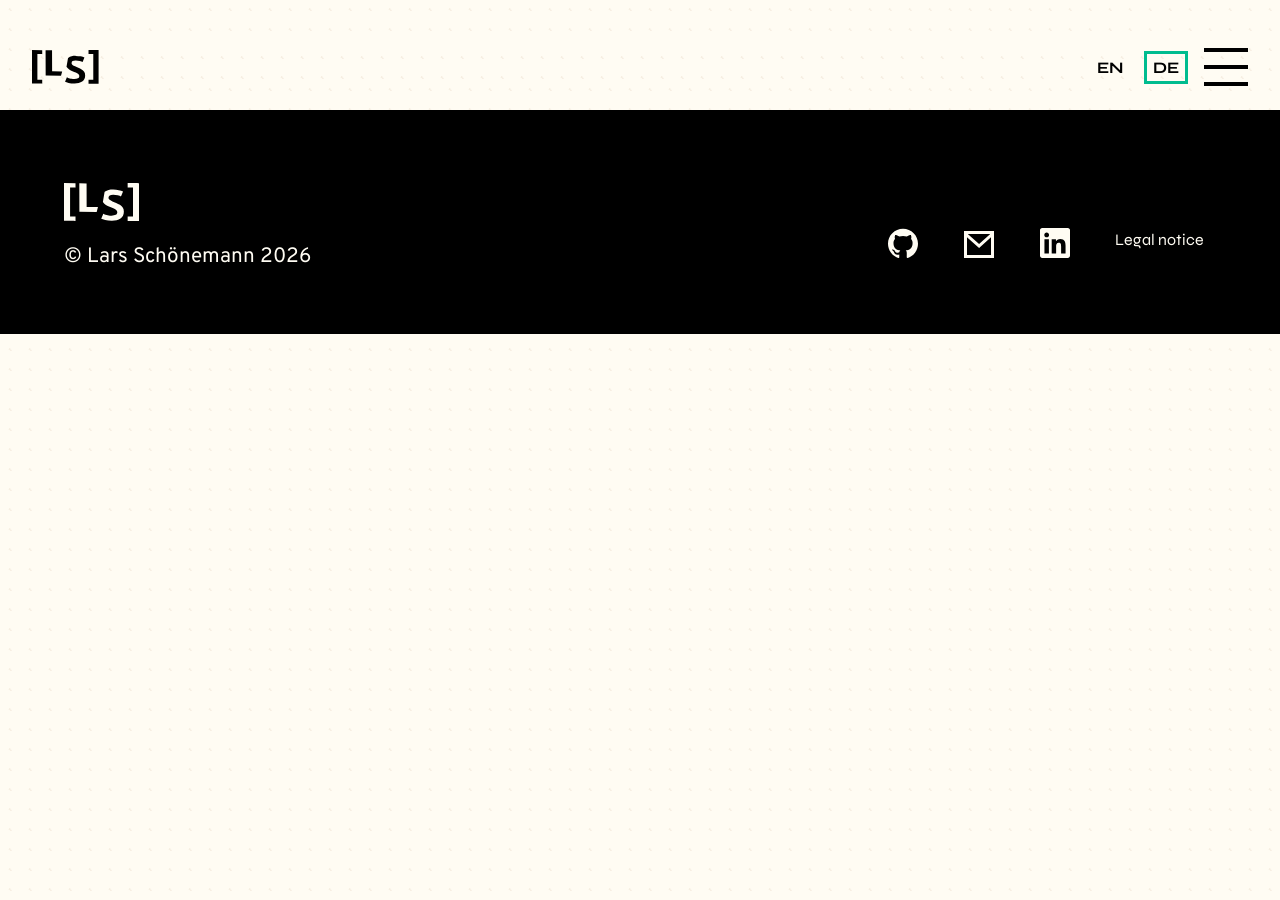
<file: legalNotice.html>
<!DOCTYPE html>
<html lang='EN'>

<head>
    <meta charset='utf-8'>
    <meta name='viewport' content='width=device-width, initial-scale=1'>
    <meta name="description"
        content="Professional frontend development by Lars Schoeenemann. Specializing in JavaScript, TypeScript, and web performance. Explore my projects now.">
    <meta property="og:type" content="website" />
    <meta property="og:url" content="lars-schoenemann.de" />
    <meta property="og:title" content="Lars Schoeenemann | Frontend Developer" />
    <meta property="og:description"
        content="Frontend Developer specializing in JavaScript, TypeScript, and high-performance web development. Explore my latest projects." />
    <meta property="og:image" content="lars-schoenemann.de" />
    <title>Lars Schönemann</title>
    <link rel='stylesheet' href="assets/css/root.css">
    <link rel='stylesheet' href="assets/css/style.css">
</head>

<body>
    <header>
        <nav class="header-menu" aria-label="Main navigation">
            <div class="left-side">
                <svg style="width: 66.6px;" aria-label="LS Logo" role="img" data-name="Ebene 1"
                    xmlns="http://www.w3.org/2000/svg" viewBox="0 0 110.5 56.03">
                    <path d="M0,.09l16.95.2v6.58s-8.01-.09-8.01-.09v42.49s8.01.09,8.01.09v6.58S0,55.74,0,55.74V.09Z" />
                    <path
                        d="M110.5,56.03l-16.7-.2v-6.6s7.89.09,7.89.09V6.7s-7.89-.09-7.89-.09V0s16.7.2,16.7.2v55.84Z" />
                    <g>
                        <polygon
                            points="50.05 35.55 33.37 35.33 33.26 .56 22.54 .41 22.67 42.52 48.14 42.86 50.05 35.55" />
                        <path
                            d="M86.52,36.27c-1.11-1.59-2.51-2.93-4.19-4.03-1.68-1.09-3.5-2.03-5.46-2.82-1.96-.78-3.78-1.54-5.46-2.28-1.68-.74-3.07-1.53-4.18-2.39-1.11-.85-1.67-1.91-1.67-3.17,0-1.34.59-2.41,1.8-3.19,1.2-.78,2.93-1.16,5.2-1.13,2.41.03,4.65.3,6.73.81,2.08.51,3.64,1.07,4.68,1.67l3.02-7.21c-1.65-.86-3.76-1.53-6.31-2.01-2.55-.48-5.27-.73-8.14-.77-2.5-.03-4.77.19-6.79.67-2.03.48-3.78,1.23-5.27,2.26-.24.17-.47.35-.7.53l-2.51,14.61c.09.15.18.3.28.45,1.11,1.61,2.51,2.96,4.19,4.06,1.68,1.09,3.5,2.02,5.46,2.78,1.96.76,3.78,1.5,5.46,2.22,1.68.72,3.07,1.5,4.18,2.36,1.11.86,1.67,1.96,1.67,3.3,0,1.76-.76,3.07-2.29,3.91-1.53.84-3.74,1.24-6.61,1.2-1.23-.02-2.42-.12-3.58-.3-1.16-.18-2.26-.41-3.29-.67-1.04-.27-1.97-.55-2.8-.86-.83-.3-1.5-.59-2.02-.85l-3.09,7.33c1.28.61,3.26,1.22,5.95,1.84,2.69.62,5.81.96,9.35,1.01,2.69.04,5.15-.2,7.39-.72,2.24-.52,4.15-1.33,5.73-2.44,1.58-1.11,2.8-2.51,3.67-4.2.87-1.69,1.3-3.71,1.29-6.06s-.57-4.32-1.68-5.92Z" />
                        <path
                            d="M62.76,25.02c.23,1.07.6,2.03,1.11,2.88l2.51-14.61c-.25.21-.49.43-.72.65l-2.89,11.08Z" />
                    </g>
                </svg>
            </div>
            <div class="right-side">
                <div class="header-menu-right">
                    <div class="language-button">
                        <button class="header-button active" aria-label="Switch language to English">
                            <span class="button-text">EN</span>
                        </button>
                        <button class="header-button" aria-label="Sprache auf Deutsch wechseln">
                            <span class="button-text">DE</span>
                        </button>
                    </div>
                    <button class="burger-menu" id="burgerBtn" onclick="toggleMenu()" aria-label="Open navigation"
                        aria-expanded="false" aria-controls="navOverlay">
                        <svg class="start-animation-svg start" width="44" height="38" viewBox="0 0 44 38" fill="none"
                            xmlns="http://www.w3.org/2000/svg">
                            <path d="M2 2H42" stroke="black" stroke-width="4" stroke-linecap="square" />
                            <path d="M2 19H42" stroke="black" stroke-width="4" stroke-linecap="square" />
                            <path d="M2 36H42" stroke="black" stroke-width="4" stroke-linecap="square" />
                        </svg>
                        <svg class="start-animation-svg hidden" width="44" height="38" viewBox="0 0 44 38" fill="none"
                            xmlns="http://www.w3.org/2000/svg">
                            <path d="M12 2H32" stroke="black" stroke-width="4" stroke-linecap="square" />
                            <path d="M2 19H42" stroke="black" stroke-width="4" stroke-linecap="square" />
                            <path d="M12 36H32" stroke="black" stroke-width="4" stroke-linecap="square" />
                        </svg>
                        <svg class="start-animation-svg hidden" width="44" height="38" viewBox="0 0 44 38" fill="none"
                            xmlns="http://www.w3.org/2000/svg">
                            <path d="M22 2H42" stroke="black" stroke-width="4" stroke-linecap="square" />
                            <path d="M2 19H42" stroke="black" stroke-width="4" stroke-linecap="square" />
                            <path d="M2 36H22" stroke="black" stroke-width="4" stroke-linecap="square" />
                        </svg>
                        <svg class="start-animation-svg hidden" width="58" height="53" viewBox="0 0 58 53" fill="none"
                            xmlns="http://www.w3.org/2000/svg">
                            <path d="M39.8169 15.6733L55.1378 2.81759" stroke="black" stroke-width="4"
                                stroke-linecap="square" />
                            <path d="M12.1582 13.3892L42.8 39.1007" stroke="black" stroke-width="4"
                                stroke-linecap="square" />
                            <path d="M2.81787 49.6741L18.1388 36.8183" stroke="black" stroke-width="4"
                                stroke-linecap="square" />
                        </svg>
                        <svg class="start-animation-svg hidden end" width="40" height="32" viewBox="0 0 40 32"
                            fill="none" xmlns="http://www.w3.org/2000/svg">
                            <path d="M20 15.856L35.3209 3.0002" stroke="black" stroke-width="4"
                                stroke-linecap="square" />
                            <path d="M4.67969 3.14307L35.3215 28.8546" stroke="black" stroke-width="4"
                                stroke-linecap="square" />
                            <path d="M5 28.856L20.3209 16.0002" stroke="black" stroke-width="4"
                                stroke-linecap="square" />
                        </svg>
                        <svg class="back-animation-svg hidden" width="58" height="53" viewBox="0 0 58 53" fill="none"
                            xmlns="http://www.w3.org/2000/svg">
                            <path d="M39.8169 15.6733L55.1378 2.81759" stroke="black" stroke-width="4"
                                stroke-linecap="square" />
                            <path d="M12.1582 13.3892L42.8 39.1007" stroke="black" stroke-width="4"
                                stroke-linecap="square" />
                            <path d="M2.81787 49.6741L18.1388 36.8183" stroke="black" stroke-width="4"
                                stroke-linecap="square" />
                        </svg>
                        <svg class="back-animation-svg hidden" width="44" height="38" viewBox="0 0 44 38" fill="none"
                            xmlns="http://www.w3.org/2000/svg">
                            <path d="M22 2H42" stroke="black" stroke-width="4" stroke-linecap="square" />
                            <path d="M2 19H42" stroke="black" stroke-width="4" stroke-linecap="square" />
                            <path d="M2 36H22" stroke="black" stroke-width="4" stroke-linecap="square" />
                        </svg>
                        <svg class="back-animation-svg hidden" width="44" height="38" viewBox="0 0 44 38" fill="none"
                            xmlns="http://www.w3.org/2000/svg">
                            <path d="M12 2H32" stroke="black" stroke-width="4" stroke-linecap="square" />
                            <path d="M2 19H42" stroke="black" stroke-width="4" stroke-linecap="square" />
                            <path d="M12 36H32" stroke="black" stroke-width="4" stroke-linecap="square" />
                        </svg>
                        <svg class="back-animation-svg hidden" width="44" height="38" viewBox="0 0 44 38" fill="none"
                            xmlns="http://www.w3.org/2000/svg">
                            <path d="M2 2H42" stroke="black" stroke-width="4" stroke-linecap="square" />
                            <path d="M2 19H42" stroke="black" stroke-width="4" stroke-linecap="square" />
                            <path d="M2 36H42" stroke="black" stroke-width="4" stroke-linecap="square" />
                        </svg>
                    </button>
                </div>
            </div>
        </nav>
        <div class="nav-overlay" id="navOverlay" aria-hidden="true">
            <div class="nav-overlay-inner">
                <nav class="overlay-nav" aria-label="Overlay navigation">
                    <div class="menu-item"><a href="#aboutME" onclick="toggleMenu()">About me</a></div>
                    <div class="menu-item"><a href="#mySkills" onclick="toggleMenu()">My skills</a></div>
                    <div class="menu-item"><a href="#portfolio" onclick="toggleMenu()">Portfolio</a></div>
                </nav>
                <div class="overlay-footer">
                    <div class="wrapper">
                        <a href="#contact" class="say-hi" onclick="toggleMenu()">Say Hi!</a>
                        <p class="overlay-mail">schoenemann.lars@t-online.de</p>
                        <div class="overlay-icons">
                            <a href="https://github.com" target="_blank" rel="noopener noreferrer"
                                aria-label="GitHub profile">
                                <svg width="40" height="40" viewBox="0 0 40 40" fill="none"
                                    xmlns="http://www.w3.org/2000/svg">
                                    <path
                                        d="M20 10.7408C11.7125 10.7408 5 17.4533 5 25.7408C4.9983 28.8897 5.98822 31.9592 7.82933 34.5138C9.67043 37.0684 12.2692 38.9784 15.257 39.9728C16.007 40.1033 16.2875 39.6533 16.2875 39.2588C16.2875 38.9033 16.268 37.7228 16.268 36.4658C12.5 37.1603 11.525 35.5478 11.225 34.7033C11.0555 34.2713 10.325 32.9408 9.6875 32.5838C9.1625 32.3033 8.4125 31.6088 9.668 31.5908C10.85 31.5713 11.693 32.6783 11.975 33.1283C13.325 35.3963 15.482 34.7588 16.343 34.3658C16.475 33.3908 16.868 32.7353 17.3 32.3603C13.9625 31.9853 10.475 30.6908 10.475 24.9533C10.475 23.3213 11.0555 21.9728 12.0125 20.9213C11.8625 20.5463 11.3375 19.0088 12.1625 16.9463C12.1625 16.9463 13.418 16.5533 16.2875 18.4853C17.5086 18.1464 18.7703 17.9758 20.0375 17.9783C21.3125 17.9783 22.5875 18.1463 23.7875 18.4838C26.6555 16.5338 27.9125 16.9478 27.9125 16.9478C28.7375 19.0103 28.2125 20.5478 28.0625 20.9228C29.018 21.9728 29.6 23.3033 29.6 24.9533C29.6 30.7103 26.0945 31.9853 22.757 32.3603C23.3 32.8283 23.7695 33.7283 23.7695 35.1353C23.7695 37.1408 23.75 38.7533 23.75 39.2603C23.75 39.6533 24.032 40.1213 24.782 39.9713C27.7595 38.966 30.3469 37.0523 32.1799 34.4995C34.0128 31.9467 34.9991 28.8835 35 25.7408C35 17.4533 28.2875 10.7408 20 10.7408Z"
                                        fill="#FFFCF3" />
                                </svg>
                            </a>
                            <a href="mailto:schoenemann.lars@t-online.de" aria-label="Send email">
                                <svg width="40" height="40" viewBox="0 0 40 40" fill="none"
                                    xmlns="http://www.w3.org/2000/svg">
                                    <path
                                        d="M6.5 13H33.5C33.8978 13 35 13 35 13C35 13 35 14.1022 35 14.5V38.5C35 38.8978 35 40 35 40C35 40 33.8978 40 33.5 40H6.5C6.10218 40 5 40 5 40C5 40 5 38.8978 5 38.5V14.5C5 14.1022 5 13 5 13C5 13 6.10218 13 6.5 13ZM32 19.357L20.108 30.007L8 19.324V37H32V19.357ZM8.7665 16L20.0915 25.993L31.253 16H8.7665Z"
                                        fill="#FFFCF3" />
                                </svg>
                            </a>
                            <a href="https://linkedin.com" target="_blank" rel="noopener noreferrer"
                                aria-label="LinkedIn profile">
                                <svg width="40" height="40" viewBox="0 0 40 40" fill="none"
                                    xmlns="http://www.w3.org/2000/svg">
                                    <path
                                        d="M30.5583 35.565H26.1167V28.6033C26.1167 26.9433 26.0833 24.8067 23.8 24.8067C21.485 24.8067 21.1317 26.6133 21.1317 28.4817V35.565H16.6883V21.25H20.955V23.2H21.0133C21.61 22.0767 23.06 20.8883 25.2267 20.8883C29.7267 20.8883 30.56 23.8517 30.56 27.7067V35.565H30.5583ZM11.6717 19.2917C10.3523 19.2917 9.28333 18.2217 9.28333 16.9017C9.28333 15.5817 10.3523 14.5117 11.6717 14.5117C12.991 14.5117 14.06 15.5817 14.06 16.9017C14.06 18.2217 12.991 19.2917 11.6717 19.2917ZM13.8983 35.565H9.44333V21.25H13.9V35.565H13.8983ZM32.7833 10H7.21667C5.99 10 5 10.9667 5 12.1617V37.8383C5 39.0333 5.99 40 7.21667 40H32.7833C34.01 40 35 39.0333 35 37.8383V12.1617C35 10.9667 34.01 10 32.7833 10Z"
                                        fill="#FFFCF3" />
                                </svg>
                            </a>
                        </div>
                    </div>
                </div>
            </div>
        </div>
    </header>
    <main>
        
        Inhalt vom LegalNotice oder Impressum aber per js deutsch english schalten

    </main>
    <footer class="contact-wrapper" id="contact" aria-labelledby="contact-heading">
        <div class="contact-section ">
            <div class="contact-footer">
                <div class="footer-left">
                    <svg id="Ebene_1" style="width: 75px; fill: #FFFCF3;" aria-label="LS Logo" role="img"
                        data-name="Ebene 1" xmlns="http://www.w3.org/2000/svg" viewBox="0 0 110.5 56.03">
                        <path
                            d="M0,.09l16.95.2v6.58s-8.01-.09-8.01-.09v42.49s8.01.09,8.01.09v6.58S0,55.74,0,55.74V.09Z">
                        </path>
                        <path
                            d="M110.5,56.03l-16.7-.2v-6.6s7.89.09,7.89.09V6.7s-7.89-.09-7.89-.09V0s16.7.2,16.7.2v55.84Z">
                        </path>
                        <g>
                            <polygon
                                points="50.05 35.55 33.37 35.33 33.26 .56 22.54 .41 22.67 42.52 48.14 42.86 50.05 35.55">
                            </polygon>
                            <path
                                d="M86.52,36.27c-1.11-1.59-2.51-2.93-4.19-4.03-1.68-1.09-3.5-2.03-5.46-2.82-1.96-.78-3.78-1.54-5.46-2.28-1.68-.74-3.07-1.53-4.18-2.39-1.11-.85-1.67-1.91-1.67-3.17,0-1.34.59-2.41,1.8-3.19,1.2-.78,2.93-1.16,5.2-1.13,2.41.03,4.65.3,6.73.81,2.08.51,3.64,1.07,4.68,1.67l3.02-7.21c-1.65-.86-3.76-1.53-6.31-2.01-2.55-.48-5.27-.73-8.14-.77-2.5-.03-4.77.19-6.79.67-2.03.48-3.78,1.23-5.27,2.26-.24.17-.47.35-.7.53l-2.51,14.61c.09.15.18.3.28.45,1.11,1.61,2.51,2.96,4.19,4.06,1.68,1.09,3.5,2.02,5.46,2.78,1.96.76,3.78,1.5,5.46,2.22,1.68.72,3.07,1.5,4.18,2.36,1.11.86,1.67,1.96,1.67,3.3,0,1.76-.76,3.07-2.29,3.91-1.53.84-3.74,1.24-6.61,1.2-1.23-.02-2.42-.12-3.58-.3-1.16-.18-2.26-.41-3.29-.67-1.04-.27-1.97-.55-2.8-.86-.83-.3-1.5-.59-2.02-.85l-3.09,7.33c1.28.61,3.26,1.22,5.95,1.84,2.69.62,5.81.96,9.35,1.01,2.69.04,5.15-.2,7.39-.72,2.24-.52,4.15-1.33,5.73-2.44,1.58-1.11,2.8-2.51,3.67-4.2.87-1.69,1.3-3.71,1.29-6.06s-.57-4.32-1.68-5.92Z">
                            </path>
                        </g>
                    </svg>
                    <span class="footer-copy">© Lars Schönemann 2026</span>
                </div>
                <div class="footer-right">
                    <a href="https://github.com" target="_blank" rel="noopener noreferrer" aria-label="GitHub profile">
                        <svg width="40" height="40" viewBox="0 0 40 40" fill="none" xmlns="http://www.w3.org/2000/svg">
                            <path
                                d="M20 10.7407C11.7125 10.7407 5 17.4532 5 25.7407C4.9983 28.8896 5.98822 31.9591 7.82933 34.5137C9.67043 37.0683 12.2692 38.9783 15.257 39.9727C16.007 40.1032 16.2875 39.6532 16.2875 39.2587C16.2875 38.9032 16.268 37.7227 16.268 36.4657C12.5 37.1602 11.525 35.5477 11.225 34.7032C11.0555 34.2712 10.325 32.9407 9.6875 32.5837C9.1625 32.3032 8.4125 31.6087 9.668 31.5907C10.85 31.5712 11.693 32.6782 11.975 33.1282C13.325 35.3962 15.482 34.7587 16.343 34.3657C16.475 33.3907 16.868 32.7352 17.3 32.3602C13.9625 31.9852 10.475 30.6907 10.475 24.9532C10.475 23.3212 11.0555 21.9727 12.0125 20.9212C11.8625 20.5462 11.3375 19.0087 12.1625 16.9462C12.1625 16.9462 13.418 16.5532 16.2875 18.4852C17.5086 18.1463 18.7703 17.9757 20.0375 17.9782C21.3125 17.9782 22.5875 18.1462 23.7875 18.4837C26.6555 16.5337 27.9125 16.9477 27.9125 16.9477C28.7375 19.0102 28.2125 20.5477 28.0625 20.9227C29.018 21.9727 29.6 23.3032 29.6 24.9532C29.6 30.7102 26.0945 31.9852 22.757 32.3602C23.3 32.8282 23.7695 33.7282 23.7695 35.1352C23.7695 37.1407 23.75 38.7532 23.75 39.2602C23.75 39.6532 24.032 40.1212 24.782 39.9712C27.7595 38.9659 30.3469 37.0522 32.1799 34.4994C34.0128 31.9467 34.9991 28.8834 35 25.7407C35 17.4532 28.2875 10.7407 20 10.7407Z"
                                fill="#FFFCF3"></path>
                        </svg>
                    </a>
                    <a href="mailto:schoenemann.lars@t-online.de" aria-label="Send email to Lars Schönemann">
                        <svg width="40" height="40" viewBox="0 0 40 40" fill="none" xmlns="http://www.w3.org/2000/svg">
                            <path
                                d="M6.5 13H33.5C33.8978 13 35 13 35 13C35 13 35 14.1022 35 14.5V38.5C35 38.8978 35 40 35 40C35 40 33.8978 40 33.5 40H6.5C6.10218 40 5 40 5 40C5 40 5 38.8978 5 38.5V14.5C5 14.1022 5 13 5 13C5 13 6.10218 13 6.5 13ZM32 19.357L20.108 30.007L8 19.324V37H32V19.357ZM8.7665 16L20.0915 25.993L31.253 16H8.7665Z"
                                fill="#FFFCF3"></path>
                        </svg>
                    </a>
                    <a href="https://linkedin.com" target="_blank" rel="noopener noreferrer"
                        aria-label="LinkedIn profile">
                        <svg width="40" height="40" viewBox="0 0 40 40" fill="none" xmlns="http://www.w3.org/2000/svg">
                            <path
                                d="M30.5583 35.565H26.1167V28.6033C26.1167 26.9433 26.0833 24.8067 23.8 24.8067C21.485 24.8067 21.1317 26.6133 21.1317 28.4817V35.565H16.6883V21.25H20.955V23.2H21.0133C21.61 22.0767 23.06 20.8883 25.2267 20.8883C29.7267 20.8883 30.56 23.8517 30.56 27.7067V35.565H30.5583ZM11.6717 19.2917C10.3523 19.2917 9.28333 18.2217 9.28333 16.9017C9.28333 15.5817 10.3523 14.5117 11.6717 14.5117C12.991 14.5117 14.06 15.5817 14.06 16.9017C14.06 18.2217 12.991 19.2917 11.6717 19.2917ZM13.8983 35.565H9.44333V21.25H13.9V35.565H13.8983ZM32.7833 10H7.21667C5.99 10 5 10.9667 5 12.1617V37.8383C5 39.0333 5.99 40 7.21667 40H32.7833C34.01 40 35 39.0333 35 37.8383V12.1617C35 10.9667 34.01 10 32.7833 10Z"
                                fill="#FFFCF3"></path>
                        </svg>
                    </a>
                    <span class="footer-legal"><a href="/legal">Legal notice</a></span>
                </div>
            </div>
        </div>
    </footer>
    <script src="assets/js/main.js"></script>
</body>
</file>
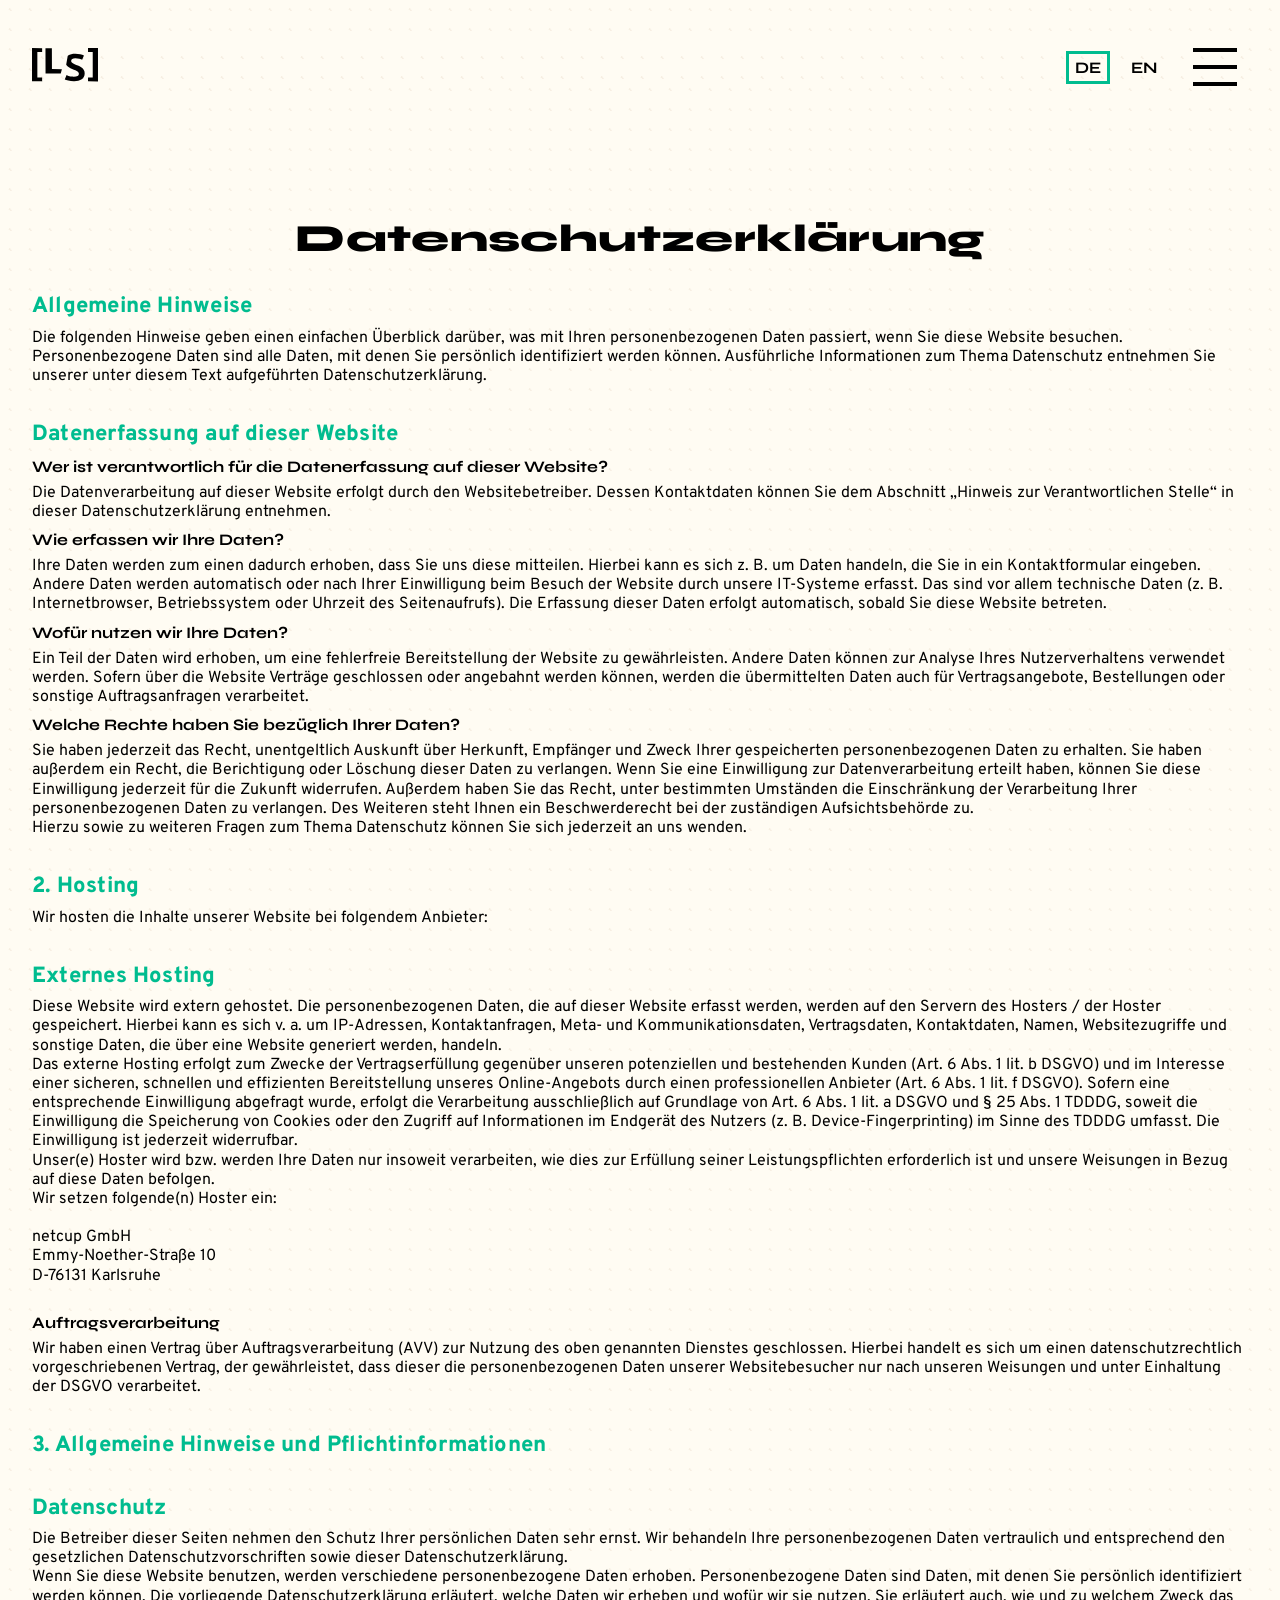
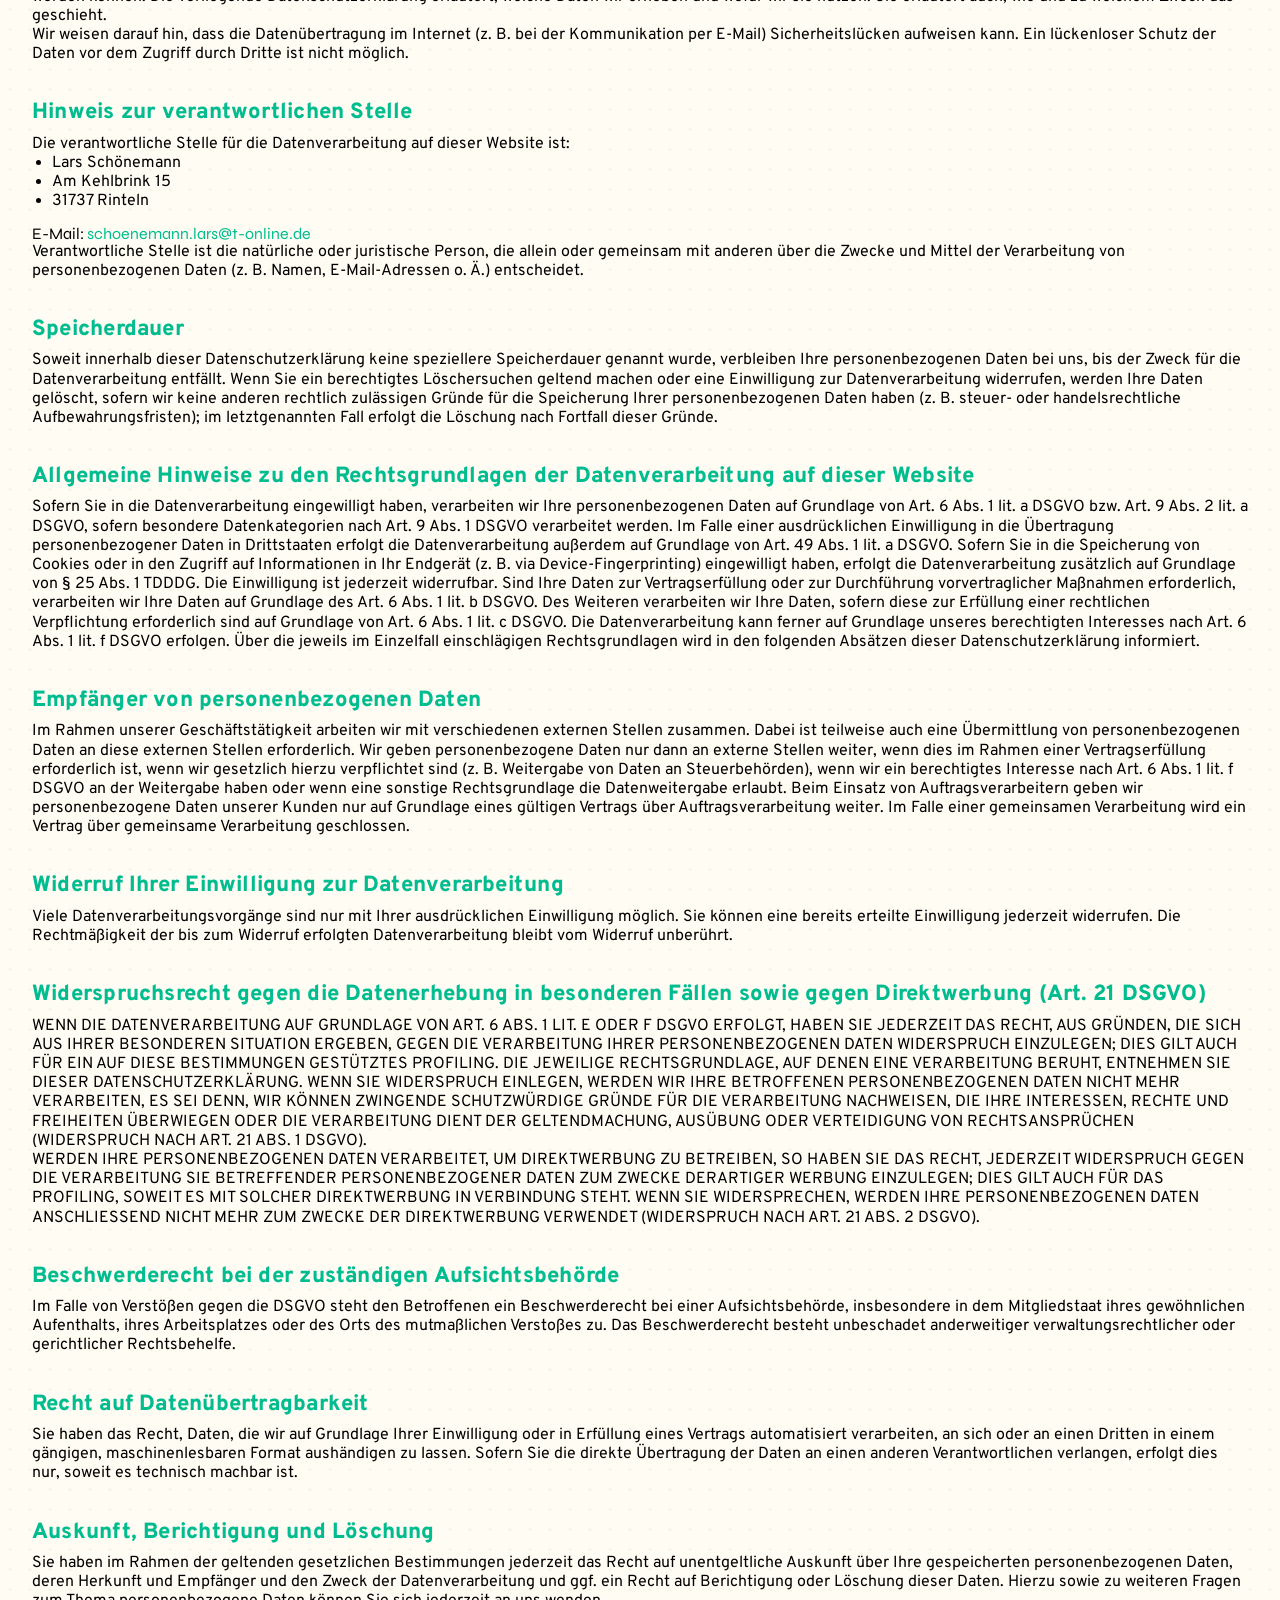
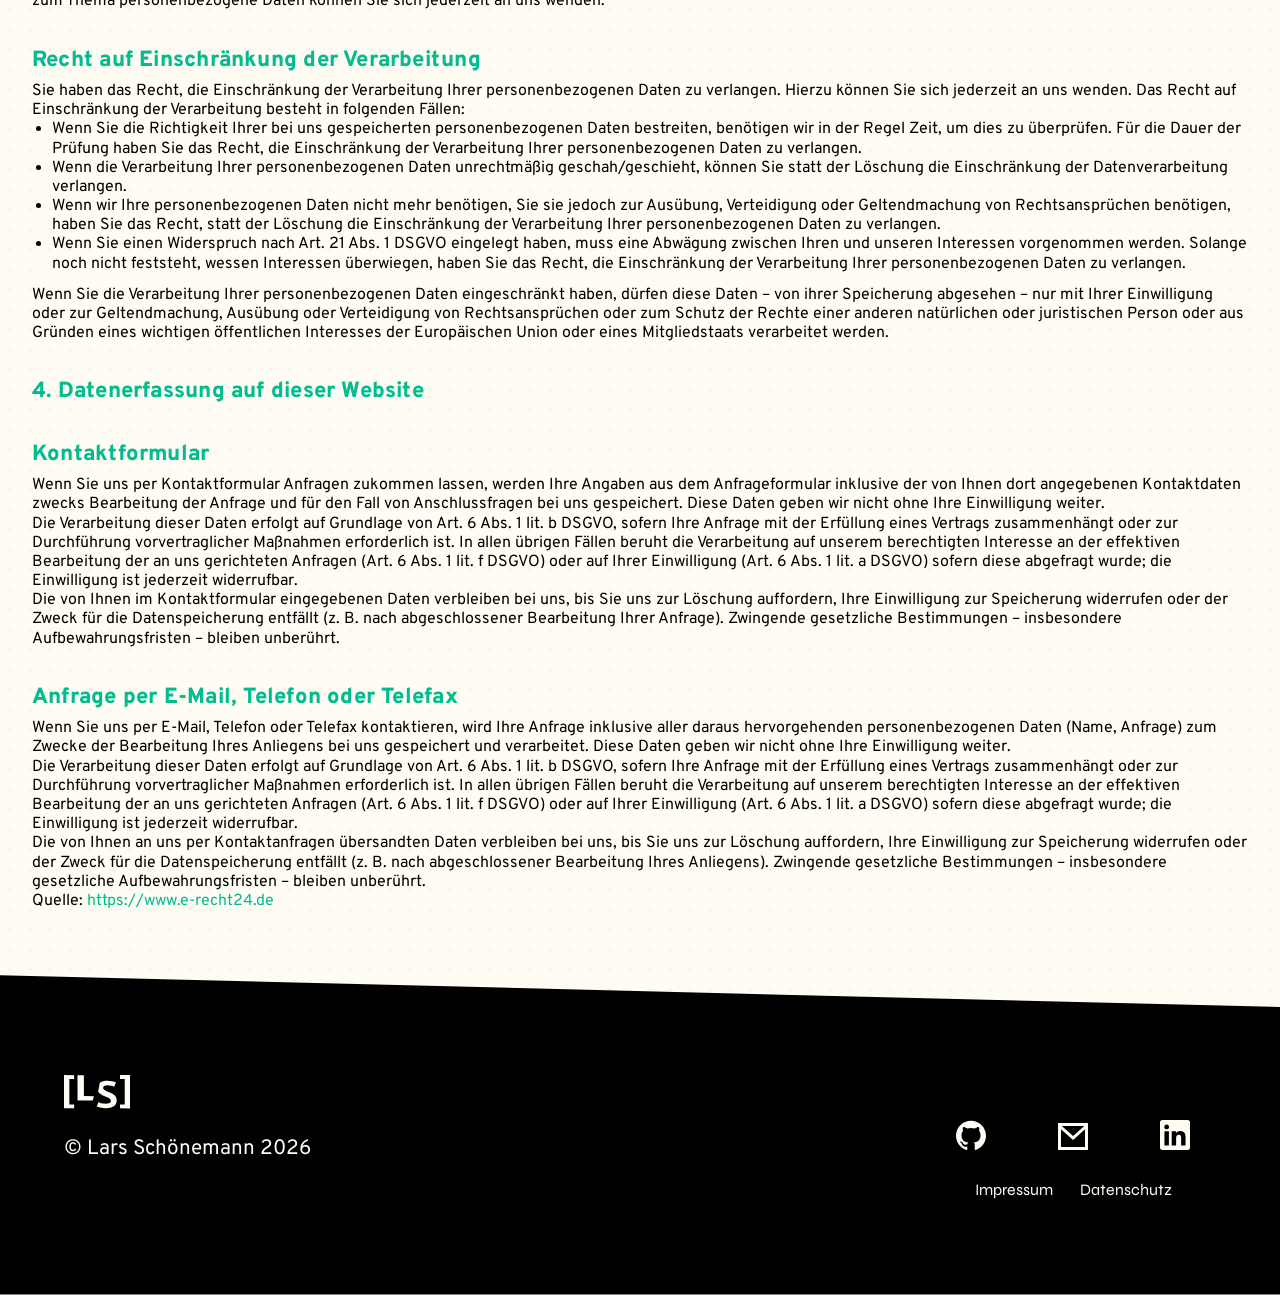
<file: PrivacyPolicyDE.html>
<!DOCTYPE html>
<html lang='EN'>

<head>
    <meta charset='utf-8'>
    <meta name='viewport' content='width=device-width, initial-scale=1'>
    <meta name="description"
        content="Professional frontend development by Lars Schoenemann. Specializing in JavaScript, TypeScript, and web performance. Explore my projects now.">
    <meta property="og:type" content="website" />
    <meta property="og:url" content="https://lars-schoenemann.de/" />
    <meta property="og:title" content="Lars Schoenemann | Frontend Developer" />
    <meta property="og:description"
        content="Frontend Developer specializing in JavaScript, TypeScript, and high-performance web development. Explore my latest projects." />
    <meta property="og:image" content="https://lars-schoenemann.de/" />
    <title>Lars Schönemann</title>
    <link rel="icon" type="image/svg+xml" href="assets\images\Logo.svg">
    <link rel='stylesheet' href="assets/css/root.css">
    <link rel='stylesheet' href="assets/css/style.css">
    <link rel='stylesheet' href="assets/css/legalNotes.css">
</head>

<body>
    <header>
        <nav class="header-menu" aria-label="Main navigation">
            <div class="left-side">
                <a href="https://lars-schoenemann.de/"><svg aria-label="LS Logo" role="img" data-name="Ebene 1"
                        xmlns="http://www.w3.org/2000/svg" <a viewBox="0 0 110.5 56.03">
                        <path
                            d="M0,.09l16.95.2v6.58s-8.01-.09-8.01-.09v42.49s8.01.09,8.01.09v6.58S0,55.74,0,55.74V.09Z" />
                        <path
                            d="M110.5,56.03l-16.7-.2v-6.6s7.89.09,7.89.09V6.7s-7.89-.09-7.89-.09V0s16.7.2,16.7.2v55.84Z" />
                        <g>
                            <polygon
                                points="50.05 35.55 33.37 35.33 33.26 .56 22.54 .41 22.67 42.52 48.14 42.86 50.05 35.55" />
                            <path
                                d="M86.52,36.27c-1.11-1.59-2.51-2.93-4.19-4.03-1.68-1.09-3.5-2.03-5.46-2.82-1.96-.78-3.78-1.54-5.46-2.28-1.68-.74-3.07-1.53-4.18-2.39-1.11-.85-1.67-1.91-1.67-3.17,0-1.34.59-2.41,1.8-3.19,1.2-.78,2.93-1.16,5.2-1.13,2.41.03,4.65.3,6.73.81,2.08.51,3.64,1.07,4.68,1.67l3.02-7.21c-1.65-.86-3.76-1.53-6.31-2.01-2.55-.48-5.27-.73-8.14-.77-2.5-.03-4.77.19-6.79.67-2.03.48-3.78,1.23-5.27,2.26-.24.17-.47.35-.7.53l-2.51,14.61c.09.15.18.3.28.45,1.11,1.61,2.51,2.96,4.19,4.06,1.68,1.09,3.5,2.02,5.46,2.78,1.96.76,3.78,1.5,5.46,2.22,1.68.72,3.07,1.5,4.18,2.36,1.11.86,1.67,1.96,1.67,3.3,0,1.76-.76,3.07-2.29,3.91-1.53.84-3.74,1.24-6.61,1.2-1.23-.02-2.42-.12-3.58-.3-1.16-.18-2.26-.41-3.29-.67-1.04-.27-1.97-.55-2.8-.86-.83-.3-1.5-.59-2.02-.85l-3.09,7.33c1.28.61,3.26,1.22,5.95,1.84,2.69.62,5.81.96,9.35,1.01,2.69.04,5.15-.2,7.39-.72,2.24-.52,4.15-1.33,5.73-2.44,1.58-1.11,2.8-2.51,3.67-4.2.87-1.69,1.3-3.71,1.29-6.06s-.57-4.32-1.68-5.92Z" />
                            <path
                                d="M62.76,25.02c.23,1.07.6,2.03,1.11,2.88l2.51-14.61c-.25.21-.49.43-.72.65l-2.89,11.08Z" />
                        </g>
                    </svg>
                </a>
            </div>
            <div class="right-side">
                <div class="header-menu-right">
                    <div class="language-button">
                        <button class="header-button active" aria-label="Sprache auf Deutsch wechseln">
                            <a href="PrivacyPolicyDE.html"><span class="button-text">DE</span></a>
                        </button>
                        <button class="header-button" aria-label="Switch language to English">
                            <a href="PrivacyPolicyEN.html"><span class="button-text">EN</span></a>
                        </button>
                    </div>
                    <button class="burger-menu" id="burgerBtn" onclick="toggleMenu()" aria-label="Open navigation"
                        aria-expanded="false" aria-controls="navOverlay">
                        <svg class="start-animation-svg start" width="44" height="38" viewBox="0 0 44 38" fill="none"
                            xmlns="http://www.w3.org/2000/svg">
                            <path d="M2 2H42" stroke="black" stroke-width="4" stroke-linecap="square" />
                            <path d="M2 19H42" stroke="black" stroke-width="4" stroke-linecap="square" />
                            <path d="M2 36H42" stroke="black" stroke-width="4" stroke-linecap="square" />
                        </svg>
                        <svg class="start-animation-svg hidden" width="44" height="38" viewBox="0 0 44 38" fill="none"
                            xmlns="http://www.w3.org/2000/svg">
                            <path d="M12 2H32" stroke="black" stroke-width="4" stroke-linecap="square" />
                            <path d="M2 19H42" stroke="black" stroke-width="4" stroke-linecap="square" />
                            <path d="M12 36H32" stroke="black" stroke-width="4" stroke-linecap="square" />
                        </svg>
                        <svg class="start-animation-svg hidden" width="44" height="38" viewBox="0 0 44 38" fill="none"
                            xmlns="http://www.w3.org/2000/svg">
                            <path d="M22 2H42" stroke="black" stroke-width="4" stroke-linecap="square" />
                            <path d="M2 19H42" stroke="black" stroke-width="4" stroke-linecap="square" />
                            <path d="M2 36H22" stroke="black" stroke-width="4" stroke-linecap="square" />
                        </svg>
                        <svg class="start-animation-svg hidden" width="58" height="53" viewBox="0 0 58 53" fill="none"
                            xmlns="http://www.w3.org/2000/svg">
                            <path d="M39.8169 15.6733L55.1378 2.81759" stroke="black" stroke-width="4"
                                stroke-linecap="square" />
                            <path d="M12.1582 13.3892L42.8 39.1007" stroke="black" stroke-width="4"
                                stroke-linecap="square" />
                            <path d="M2.81787 49.6741L18.1388 36.8183" stroke="black" stroke-width="4"
                                stroke-linecap="square" />
                        </svg>
                        <svg class="start-animation-svg hidden end" width="40" height="32" viewBox="0 0 40 32"
                            fill="none" xmlns="http://www.w3.org/2000/svg">
                            <path d="M20 15.856L35.3209 3.0002" stroke="black" stroke-width="4"
                                stroke-linecap="square" />
                            <path d="M4.67969 3.14307L35.3215 28.8546" stroke="black" stroke-width="4"
                                stroke-linecap="square" />
                            <path d="M5 28.856L20.3209 16.0002" stroke="black" stroke-width="4"
                                stroke-linecap="square" />
                        </svg>
                        <svg class="back-animation-svg hidden" width="58" height="53" viewBox="0 0 58 53" fill="none"
                            xmlns="http://www.w3.org/2000/svg">
                            <path d="M39.8169 15.6733L55.1378 2.81759" stroke="black" stroke-width="4"
                                stroke-linecap="square" />
                            <path d="M12.1582 13.3892L42.8 39.1007" stroke="black" stroke-width="4"
                                stroke-linecap="square" />
                            <path d="M2.81787 49.6741L18.1388 36.8183" stroke="black" stroke-width="4"
                                stroke-linecap="square" />
                        </svg>
                        <svg class="back-animation-svg hidden" width="44" height="38" viewBox="0 0 44 38" fill="none"
                            xmlns="http://www.w3.org/2000/svg">
                            <path d="M22 2H42" stroke="black" stroke-width="4" stroke-linecap="square" />
                            <path d="M2 19H42" stroke="black" stroke-width="4" stroke-linecap="square" />
                            <path d="M2 36H22" stroke="black" stroke-width="4" stroke-linecap="square" />
                        </svg>
                        <svg class="back-animation-svg hidden" width="44" height="38" viewBox="0 0 44 38" fill="none"
                            xmlns="http://www.w3.org/2000/svg">
                            <path d="M12 2H32" stroke="black" stroke-width="4" stroke-linecap="square" />
                            <path d="M2 19H42" stroke="black" stroke-width="4" stroke-linecap="square" />
                            <path d="M12 36H32" stroke="black" stroke-width="4" stroke-linecap="square" />
                        </svg>
                        <svg class="back-animation-svg hidden" width="44" height="38" viewBox="0 0 44 38" fill="none"
                            xmlns="http://www.w3.org/2000/svg">
                            <path d="M2 2H42" stroke="black" stroke-width="4" stroke-linecap="square" />
                            <path d="M2 19H42" stroke="black" stroke-width="4" stroke-linecap="square" />
                            <path d="M2 36H42" stroke="black" stroke-width="4" stroke-linecap="square" />
                        </svg>
                    </button>
                </div>
            </div>
        </nav>
        <div class="nav-overlay" id="navOverlay" aria-hidden="true">
            <div class="nav-overlay-inner">
                <nav class="overlay-nav" aria-label="Overlay navigation">
                    <div class="menu-item"><a href="index.html#aboutME" onclick="toggleMenu()"
                            data-i18n="nav.about">About
                            me</a>
                    </div>
                    <div class="menu-item"><a href="index.html#mySkills" onclick="toggleMenu()"
                            data-i18n="nav.skills">My
                            skills</a></div>
                    <div class="menu-item"><a href="index.html#portfolio" onclick="toggleMenu()"
                            data-i18n="nav.portfolio">Portfolio</a></div>
                </nav>
                <div class="overlay-footer">
                    <div class="wrapper">
                        <a href="index.html#contact" class="say-hi" onclick="toggleMenu()">Say Hi!</a>
                        <p class="overlay-mail">schoenemann.lars@t-online.de</p>
                        <div class="overlay-icons">
                            <a href="https://github.com/LarsSchoenemannDev" target="_blank" rel="noopener noreferrer"
                                aria-label="GitHub profile">
                                <svg width="40" height="40" viewBox="0 0 40 40" fill="none"
                                    xmlns="http://www.w3.org/2000/svg">
                                    <path
                                        d="M20 10.7408C11.7125 10.7408 5 17.4533 5 25.7408C4.9983 28.8897 5.98822 31.9592 7.82933 34.5138C9.67043 37.0684 12.2692 38.9784 15.257 39.9728C16.007 40.1033 16.2875 39.6533 16.2875 39.2588C16.2875 38.9033 16.268 37.7228 16.268 36.4658C12.5 37.1603 11.525 35.5478 11.225 34.7033C11.0555 34.2713 10.325 32.9408 9.6875 32.5838C9.1625 32.3033 8.4125 31.6088 9.668 31.5908C10.85 31.5713 11.693 32.6783 11.975 33.1283C13.325 35.3963 15.482 34.7588 16.343 34.3658C16.475 33.3908 16.868 32.7353 17.3 32.3603C13.9625 31.9853 10.475 30.6908 10.475 24.9533C10.475 23.3213 11.0555 21.9728 12.0125 20.9213C11.8625 20.5463 11.3375 19.0088 12.1625 16.9463C12.1625 16.9463 13.418 16.5533 16.2875 18.4853C17.5086 18.1464 18.7703 17.9758 20.0375 17.9783C21.3125 17.9783 22.5875 18.1463 23.7875 18.4838C26.6555 16.5338 27.9125 16.9478 27.9125 16.9478C28.7375 19.0103 28.2125 20.5478 28.0625 20.9228C29.018 21.9728 29.6 23.3033 29.6 24.9533C29.6 30.7103 26.0945 31.9853 22.757 32.3603C23.3 32.8283 23.7695 33.7283 23.7695 35.1353C23.7695 37.1408 23.75 38.7533 23.75 39.2603C23.75 39.6533 24.032 40.1213 24.782 39.9713C27.7595 38.966 30.3469 37.0523 32.1799 34.4995C34.0128 31.9467 34.9991 28.8835 35 25.7408C35 17.4533 28.2875 10.7408 20 10.7408Z"
                                        fill="#FFFCF3" />
                                </svg>
                            </a>
                            <a href="mailto:schoenemann.lars@t-online.de" aria-label="Send email">
                                <svg width="40" height="40" viewBox="0 0 40 40" fill="none"
                                    xmlns="http://www.w3.org/2000/svg">
                                    <path
                                        d="M6.5 13H33.5C33.8978 13 35 13 35 13C35 13 35 14.1022 35 14.5V38.5C35 38.8978 35 40 35 40C35 40 33.8978 40 33.5 40H6.5C6.10218 40 5 40 5 40C5 40 5 38.8978 5 38.5V14.5C5 14.1022 5 13 5 13C5 13 6.10218 13 6.5 13ZM32 19.357L20.108 30.007L8 19.324V37H32V19.357ZM8.7665 16L20.0915 25.993L31.253 16H8.7665Z"
                                        fill="#FFFCF3" />
                                </svg>
                            </a>
                            <a href="https://www.linkedin.com/in/lars-sch%C3%B6nemann-7626a9374/" target="_blank"
                                rel="noopener noreferrer" aria-label="LinkedIn profile">
                                <svg width="40" height="40" viewBox="0 0 40 40" fill="none"
                                    xmlns="http://www.w3.org/2000/svg">
                                    <path
                                        d="M30.5583 35.565H26.1167V28.6033C26.1167 26.9433 26.0833 24.8067 23.8 24.8067C21.485 24.8067 21.1317 26.6133 21.1317 28.4817V35.565H16.6883V21.25H20.955V23.2H21.0133C21.61 22.0767 23.06 20.8883 25.2267 20.8883C29.7267 20.8883 30.56 23.8517 30.56 27.7067V35.565H30.5583ZM11.6717 19.2917C10.3523 19.2917 9.28333 18.2217 9.28333 16.9017C9.28333 15.5817 10.3523 14.5117 11.6717 14.5117C12.991 14.5117 14.06 15.5817 14.06 16.9017C14.06 18.2217 12.991 19.2917 11.6717 19.2917ZM13.8983 35.565H9.44333V21.25H13.9V35.565H13.8983ZM32.7833 10H7.21667C5.99 10 5 10.9667 5 12.1617V37.8383C5 39.0333 5.99 40 7.21667 40H32.7833C34.01 40 35 39.0333 35 37.8383V12.1617C35 10.9667 34.01 10 32.7833 10Z"
                                        fill="#FFFCF3" />
                                </svg>
                            </a>
                        </div>
                    </div>
                </div>
            </div>
        </div>
    </header>
    <main class="legal-wrapper">
        <h1>Datenschutz<wbr>erklärung</h1>
        <h2>Allgemeine Hinweise</h2>
        <p>Die folgenden Hinweise geben einen einfachen &Uuml;berblick dar&uuml;ber, was mit Ihren personenbezogenen
            Daten passiert, wenn Sie diese Website besuchen. Personenbezogene Daten sind alle Daten, mit denen Sie
            pers&ouml;nlich identifiziert werden k&ouml;nnen. Ausf&uuml;hrliche Informationen zum Thema Datenschutz
            entnehmen Sie unserer unter diesem Text aufgef&uuml;hrten Datenschutzerkl&auml;rung.</p>

        <h2>Datenerfassung auf dieser Website</h2>
        <h4>Wer ist verantwortlich f&uuml;r die Datenerfassung auf dieser Website?</h4>
        <p>Die Datenverarbeitung auf dieser Website erfolgt durch den Websitebetreiber. Dessen Kontaktdaten k&ouml;nnen
            Sie dem Abschnitt &bdquo;Hinweis zur Verantwortlichen Stelle&ldquo; in dieser Datenschutzerkl&auml;rung
            entnehmen.</p>

        <h4>Wie erfassen wir Ihre Daten?</h4>
        <p>Ihre Daten werden zum einen dadurch erhoben, dass Sie uns diese mitteilen. Hierbei kann es sich z.&nbsp;B. um
            Daten handeln, die Sie in ein Kontaktformular eingeben.</p>
        <p>Andere Daten werden automatisch oder nach Ihrer Einwilligung beim Besuch der Website durch unsere IT-Systeme
            erfasst. Das sind vor allem technische Daten (z.&nbsp;B. Internetbrowser, Betriebssystem oder Uhrzeit des
            Seitenaufrufs). Die Erfassung dieser Daten erfolgt automatisch, sobald Sie diese Website betreten.</p>

        <h4>Wof&uuml;r nutzen wir Ihre Daten?</h4>
        <p>Ein Teil der Daten wird erhoben, um eine fehlerfreie Bereitstellung der Website zu gew&auml;hrleisten. Andere
            Daten k&ouml;nnen zur Analyse Ihres Nutzerverhaltens verwendet werden. Sofern &uuml;ber die Website
            Vertr&auml;ge geschlossen oder angebahnt werden k&ouml;nnen, werden die &uuml;bermittelten Daten auch
            f&uuml;r Vertragsangebote, Bestellungen oder sonstige Auftragsanfragen verarbeitet.</p>

        <h4>Welche Rechte haben Sie bez&uuml;glich Ihrer Daten?</h4>
        <p>Sie haben jederzeit das Recht, unentgeltlich Auskunft &uuml;ber Herkunft, Empf&auml;nger und Zweck Ihrer
            gespeicherten personenbezogenen Daten zu erhalten. Sie haben au&szlig;erdem ein Recht, die Berichtigung oder
            L&ouml;schung dieser Daten zu verlangen. Wenn Sie eine Einwilligung zur Datenverarbeitung erteilt haben,
            k&ouml;nnen Sie diese Einwilligung jederzeit f&uuml;r die Zukunft widerrufen. Au&szlig;erdem haben Sie das
            Recht, unter bestimmten Umst&auml;nden die Einschr&auml;nkung der Verarbeitung Ihrer personenbezogenen Daten
            zu verlangen. Des Weiteren steht Ihnen ein Beschwerderecht bei der zust&auml;ndigen Aufsichtsbeh&ouml;rde
            zu.</p>
        <p>Hierzu sowie zu weiteren Fragen zum Thema Datenschutz k&ouml;nnen Sie sich jederzeit an uns wenden.</p>

        <h2>2. Hosting</h2>
        <p>Wir hosten die Inhalte unserer Website bei folgendem Anbieter:</p>

        <h2>Externes Hosting</h2>
        <p>Diese Website wird extern gehostet. Die personenbezogenen Daten, die auf dieser Website erfasst werden,
            werden auf den Servern des Hosters / der Hoster gespeichert. Hierbei kann es sich v.&nbsp;a. um IP-Adressen,
            Kontaktanfragen, Meta- und Kommunikationsdaten, Vertragsdaten, Kontaktdaten, Namen, Websitezugriffe und
            sonstige Daten, die &uuml;ber eine Website generiert werden, handeln.</p>
        <p>Das externe Hosting erfolgt zum Zwecke der Vertragserf&uuml;llung gegen&uuml;ber unseren potenziellen und
            bestehenden Kunden (Art. 6 Abs. 1 lit. b DSGVO) und im Interesse einer sicheren, schnellen und effizienten
            Bereitstellung unseres Online-Angebots durch einen professionellen Anbieter (Art. 6 Abs. 1 lit. f DSGVO).
            Sofern eine entsprechende Einwilligung abgefragt wurde, erfolgt die Verarbeitung ausschlie&szlig;lich auf
            Grundlage von Art. 6 Abs. 1 lit. a DSGVO und &sect; 25 Abs. 1 TDDDG, soweit die Einwilligung die Speicherung
            von Cookies oder den Zugriff auf Informationen im Endger&auml;t des Nutzers (z.&nbsp;B.
            Device-Fingerprinting) im Sinne des TDDDG umfasst. Die Einwilligung ist jederzeit widerrufbar.</p>
        <p>Unser(e) Hoster wird bzw. werden Ihre Daten nur insoweit verarbeiten, wie dies zur Erf&uuml;llung seiner
            Leistungspflichten erforderlich ist und unsere Weisungen in Bezug auf diese Daten befolgen.</p>
        <p>Wir setzen folgende(n) Hoster ein:</p><br>
        <p>netcup GmbH<br />Emmy-Noether-Stra&szlig;e 10<br />D-76131 Karlsruhe</p>
        <br>
        <h4>Auftragsverarbeitung</h4>
        <p>Wir haben einen Vertrag &uuml;ber Auftragsverarbeitung (AVV) zur Nutzung des oben genannten Dienstes
            geschlossen. Hierbei handelt es sich um einen datenschutzrechtlich vorgeschriebenen Vertrag, der
            gew&auml;hrleistet, dass dieser die personenbezogenen Daten unserer Websitebesucher nur nach unseren
            Weisungen und unter Einhaltung der DSGVO verarbeitet.</p>

        <h2>3. Allgemeine Hinweise und Pflicht&shy;informationen</h2>

        <h2>Datenschutz</h2>
        <p>Die Betreiber dieser Seiten nehmen den Schutz Ihrer pers&ouml;nlichen Daten sehr ernst. Wir behandeln Ihre
            personenbezogenen Daten vertraulich und entsprechend den gesetzlichen Datenschutzvorschriften sowie dieser
            Datenschutzerkl&auml;rung.</p>
        <p>Wenn Sie diese Website benutzen, werden verschiedene personenbezogene Daten erhoben. Personenbezogene Daten
            sind Daten, mit denen Sie pers&ouml;nlich identifiziert werden k&ouml;nnen. Die vorliegende
            Datenschutzerkl&auml;rung erl&auml;utert, welche Daten wir erheben und wof&uuml;r wir sie nutzen. Sie
            erl&auml;utert auch, wie und zu welchem Zweck das geschieht.</p>
        <p>Wir weisen darauf hin, dass die Daten&uuml;bertragung im Internet (z.&nbsp;B. bei der Kommunikation per
            E-Mail) Sicherheitsl&uuml;cken aufweisen kann. Ein l&uuml;ckenloser Schutz der Daten vor dem Zugriff durch
            Dritte ist nicht m&ouml;glich.</p>

        <h2>Hinweis zur verantwortlichen Stelle</h2>
        <p>Die verantwortliche Stelle f&uuml;r die Datenverarbeitung auf dieser Website ist:</p>
        <ul>
            <li>Lars Sch&ouml;nemann</li>
            <li>Am Kehlbrink 15</li>
            <li>31737 Rinteln</li>
        </ul>
        E-Mail: <a href="mailto:schoenemann.lars@t-online.de">schoenemann.lars@t-online.de</a><br>
        <p>Verantwortliche Stelle ist die nat&uuml;rliche oder juristische Person, die allein oder gemeinsam mit anderen
            &uuml;ber die Zwecke und Mittel der Verarbeitung von personenbezogenen Daten (z.&nbsp;B. Namen,
            E-Mail-Adressen o. &Auml;.) entscheidet.</p>

        <h2>Speicherdauer</h2>
        <p>Soweit innerhalb dieser Datenschutzerkl&auml;rung keine speziellere Speicherdauer genannt wurde, verbleiben
            Ihre personenbezogenen Daten bei uns, bis der Zweck f&uuml;r die Datenverarbeitung entf&auml;llt. Wenn Sie
            ein berechtigtes L&ouml;schersuchen geltend machen oder eine Einwilligung zur Datenverarbeitung widerrufen,
            werden Ihre Daten gel&ouml;scht, sofern wir keine anderen rechtlich zul&auml;ssigen Gr&uuml;nde f&uuml;r die
            Speicherung Ihrer personenbezogenen Daten haben (z.&nbsp;B. steuer- oder handelsrechtliche
            Aufbewahrungsfristen); im letztgenannten Fall erfolgt die L&ouml;schung nach Fortfall dieser Gr&uuml;nde.
        </p>

        <h2>Allgemeine Hinweise zu den Rechtsgrundlagen der Datenverarbeitung auf dieser Website</h2>
        <p>Sofern Sie in die Datenverarbeitung eingewilligt haben, verarbeiten wir Ihre personenbezogenen Daten auf
            Grundlage von Art. 6 Abs. 1 lit. a DSGVO bzw. Art. 9 Abs. 2 lit. a DSGVO, sofern besondere Datenkategorien
            nach Art. 9 Abs. 1 DSGVO verarbeitet werden. Im Falle einer ausdr&uuml;cklichen Einwilligung in die
            &Uuml;bertragung personenbezogener Daten in Drittstaaten erfolgt die Datenverarbeitung au&szlig;erdem auf
            Grundlage von Art. 49 Abs. 1 lit. a DSGVO. Sofern Sie in die Speicherung von Cookies oder in den Zugriff auf
            Informationen in Ihr Endger&auml;t (z.&nbsp;B. via Device-Fingerprinting) eingewilligt haben, erfolgt die
            Datenverarbeitung zus&auml;tzlich auf Grundlage von &sect; 25 Abs. 1 TDDDG. Die Einwilligung ist jederzeit
            widerrufbar. Sind Ihre Daten zur Vertragserf&uuml;llung oder zur Durchf&uuml;hrung vorvertraglicher
            Ma&szlig;nahmen erforderlich, verarbeiten wir Ihre Daten auf Grundlage des Art. 6 Abs. 1 lit. b DSGVO. Des
            Weiteren verarbeiten wir Ihre Daten, sofern diese zur Erf&uuml;llung einer rechtlichen Verpflichtung
            erforderlich sind auf Grundlage von Art. 6 Abs. 1 lit. c DSGVO. Die Datenverarbeitung kann ferner auf
            Grundlage unseres berechtigten Interesses nach Art. 6 Abs. 1 lit. f DSGVO erfolgen. &Uuml;ber die jeweils im
            Einzelfall einschl&auml;gigen Rechtsgrundlagen wird in den folgenden Abs&auml;tzen dieser
            Datenschutzerkl&auml;rung informiert.</p>

        <h2>Empf&auml;nger von personenbezogenen Daten</h2>
        <p>Im Rahmen unserer Gesch&auml;ftst&auml;tigkeit arbeiten wir mit verschiedenen externen Stellen zusammen.
            Dabei ist teilweise auch eine &Uuml;bermittlung von personenbezogenen Daten an diese externen Stellen
            erforderlich. Wir geben personenbezogene Daten nur dann an externe Stellen weiter, wenn dies im Rahmen einer
            Vertragserf&uuml;llung erforderlich ist, wenn wir gesetzlich hierzu verpflichtet sind (z.&nbsp;B. Weitergabe
            von Daten an Steuerbeh&ouml;rden), wenn wir ein berechtigtes Interesse nach Art. 6 Abs. 1 lit. f DSGVO an
            der Weitergabe haben oder wenn eine sonstige Rechtsgrundlage die Datenweitergabe erlaubt. Beim Einsatz von
            Auftragsverarbeitern geben wir personenbezogene Daten unserer Kunden nur auf Grundlage eines g&uuml;ltigen
            Vertrags &uuml;ber Auftragsverarbeitung weiter. Im Falle einer gemeinsamen Verarbeitung wird ein Vertrag
            &uuml;ber gemeinsame Verarbeitung geschlossen.</p>

        <h2>Widerruf Ihrer Einwilligung zur Datenverarbeitung</h2>
        <p>Viele Datenverarbeitungsvorg&auml;nge sind nur mit Ihrer ausdr&uuml;cklichen Einwilligung m&ouml;glich. Sie
            k&ouml;nnen eine bereits erteilte Einwilligung jederzeit widerrufen. Die Rechtm&auml;&szlig;igkeit der bis
            zum Widerruf erfolgten Datenverarbeitung bleibt vom Widerruf unber&uuml;hrt.</p>

        <h2>Widerspruchsrecht gegen die Datenerhebung in besonderen F&auml;llen sowie gegen Direktwerbung (Art. 21
            DSGVO)</h2>
        <p>WENN DIE DATENVERARBEITUNG AUF GRUNDLAGE VON ART. 6 ABS. 1 LIT. E ODER F DSGVO ERFOLGT, HABEN SIE JEDERZEIT
            DAS RECHT, AUS GR&Uuml;NDEN, DIE SICH AUS IHRER BESONDEREN SITUATION ERGEBEN, GEGEN DIE VERARBEITUNG IHRER
            PERSONENBEZOGENEN DATEN WIDERSPRUCH EINZULEGEN; DIES GILT AUCH F&Uuml;R EIN AUF DIESE BESTIMMUNGEN
            GEST&Uuml;TZTES PROFILING. DIE JEWEILIGE RECHTSGRUNDLAGE, AUF DENEN EINE VERARBEITUNG BERUHT, ENTNEHMEN SIE
            DIESER DATENSCHUTZERKL&Auml;RUNG. WENN SIE WIDERSPRUCH EINLEGEN, WERDEN WIR IHRE BETROFFENEN
            PERSONENBEZOGENEN DATEN NICHT MEHR VERARBEITEN, ES SEI DENN, WIR K&Ouml;NNEN ZWINGENDE SCHUTZW&Uuml;RDIGE
            GR&Uuml;NDE F&Uuml;R DIE VERARBEITUNG NACHWEISEN, DIE IHRE INTERESSEN, RECHTE UND FREIHEITEN &Uuml;BERWIEGEN
            ODER DIE VERARBEITUNG DIENT DER GELTENDMACHUNG, AUS&Uuml;BUNG ODER VERTEIDIGUNG VON RECHTSANSPR&Uuml;CHEN
            (WIDERSPRUCH NACH ART. 21 ABS. 1 DSGVO).</p>
        <p>WERDEN IHRE PERSONENBEZOGENEN DATEN VERARBEITET, UM DIREKTWERBUNG ZU BETREIBEN, SO HABEN SIE DAS RECHT,
            JEDERZEIT WIDERSPRUCH GEGEN DIE VERARBEITUNG SIE BETREFFENDER PERSONENBEZOGENER DATEN ZUM ZWECKE DERARTIGER
            WERBUNG EINZULEGEN; DIES GILT AUCH F&Uuml;R DAS PROFILING, SOWEIT ES MIT SOLCHER DIREKTWERBUNG IN VERBINDUNG
            STEHT. WENN SIE WIDERSPRECHEN, WERDEN IHRE PERSONENBEZOGENEN DATEN ANSCHLIESSEND NICHT MEHR ZUM ZWECKE DER
            DIREKTWERBUNG VERWENDET (WIDERSPRUCH NACH ART. 21 ABS. 2 DSGVO).</p>

        <h2>Beschwerde&shy;recht bei der zust&auml;ndigen Aufsichts&shy;beh&ouml;rde</h2>
        <p>Im Falle von Verst&ouml;&szlig;en gegen die DSGVO steht den Betroffenen ein Beschwerderecht bei einer
            Aufsichtsbeh&ouml;rde, insbesondere in dem Mitgliedstaat ihres gew&ouml;hnlichen Aufenthalts, ihres
            Arbeitsplatzes oder des Orts des mutma&szlig;lichen Versto&szlig;es zu. Das Beschwerderecht besteht
            unbeschadet anderweitiger verwaltungsrechtlicher oder gerichtlicher Rechtsbehelfe.</p>

        <h2>Recht auf Daten&shy;&uuml;bertrag&shy;barkeit</h2>
        <p>Sie haben das Recht, Daten, die wir auf Grundlage Ihrer Einwilligung oder in Erf&uuml;llung eines Vertrags
            automatisiert verarbeiten, an sich oder an einen Dritten in einem g&auml;ngigen, maschinenlesbaren Format
            aush&auml;ndigen zu lassen. Sofern Sie die direkte &Uuml;bertragung der Daten an einen anderen
            Verantwortlichen verlangen, erfolgt dies nur, soweit es technisch machbar ist.</p>

        <h2>Auskunft, Berichtigung und L&ouml;schung</h2>
        <p>Sie haben im Rahmen der geltenden gesetzlichen Bestimmungen jederzeit das Recht auf unentgeltliche Auskunft
            &uuml;ber Ihre gespeicherten personenbezogenen Daten, deren Herkunft und Empf&auml;nger und den Zweck der
            Datenverarbeitung und ggf. ein Recht auf Berichtigung oder L&ouml;schung dieser Daten. Hierzu sowie zu
            weiteren Fragen zum Thema personenbezogene Daten k&ouml;nnen Sie sich jederzeit an uns wenden.</p>

        <h2>Recht auf Einschr&auml;nkung der Verarbeitung</h2>
        <p>Sie haben das Recht, die Einschr&auml;nkung der Verarbeitung Ihrer personenbezogenen Daten zu verlangen.
            Hierzu k&ouml;nnen Sie sich jederzeit an uns wenden. Das Recht auf Einschr&auml;nkung der Verarbeitung
            besteht in folgenden F&auml;llen:</p>
        <ul>
            <li>Wenn Sie die Richtigkeit Ihrer bei uns gespeicherten personenbezogenen Daten bestreiten, ben&ouml;tigen
                wir in der Regel Zeit, um dies zu &uuml;berpr&uuml;fen. F&uuml;r die Dauer der Pr&uuml;fung haben Sie
                das Recht, die Einschr&auml;nkung der Verarbeitung Ihrer personenbezogenen Daten zu verlangen.</li>
            <li>Wenn die Verarbeitung Ihrer personenbezogenen Daten unrechtm&auml;&szlig;ig geschah/geschieht,
                k&ouml;nnen Sie statt der L&ouml;schung die Einschr&auml;nkung der Datenverarbeitung verlangen.</li>
            <li>Wenn wir Ihre personenbezogenen Daten nicht mehr ben&ouml;tigen, Sie sie jedoch zur Aus&uuml;bung,
                Verteidigung oder Geltendmachung von Rechtsanspr&uuml;chen ben&ouml;tigen, haben Sie das Recht, statt
                der L&ouml;schung die Einschr&auml;nkung der Verarbeitung Ihrer personenbezogenen Daten zu verlangen.
            </li>
            <li>Wenn Sie einen Widerspruch nach Art. 21 Abs. 1 DSGVO eingelegt haben, muss eine Abw&auml;gung zwischen
                Ihren und unseren Interessen vorgenommen werden. Solange noch nicht feststeht, wessen Interessen
                &uuml;berwiegen, haben Sie das Recht, die Einschr&auml;nkung der Verarbeitung Ihrer personenbezogenen
                Daten zu verlangen.</li>
        </ul>
        <p>Wenn Sie die Verarbeitung Ihrer personenbezogenen Daten eingeschr&auml;nkt haben, d&uuml;rfen diese Daten
            &ndash; von ihrer Speicherung abgesehen &ndash; nur mit Ihrer Einwilligung oder zur Geltendmachung,
            Aus&uuml;bung oder Verteidigung von Rechtsanspr&uuml;chen oder zum Schutz der Rechte einer anderen
            nat&uuml;rlichen oder juristischen Person oder aus Gr&uuml;nden eines wichtigen &ouml;ffentlichen Interesses
            der Europ&auml;ischen Union oder eines Mitgliedstaats verarbeitet werden.</p>

        <h2>4. Datenerfassung auf dieser Website</h2>

        <h2>Kontaktformular</h2>
        <p>Wenn Sie uns per Kontaktformular Anfragen zukommen lassen, werden Ihre Angaben aus dem Anfrageformular
            inklusive der von Ihnen dort angegebenen Kontaktdaten zwecks Bearbeitung der Anfrage und f&uuml;r den Fall
            von Anschlussfragen bei uns gespeichert. Diese Daten geben wir nicht ohne Ihre Einwilligung weiter.</p>
        <p>Die Verarbeitung dieser Daten erfolgt auf Grundlage von Art. 6 Abs. 1 lit. b DSGVO, sofern Ihre Anfrage mit
            der Erf&uuml;llung eines Vertrags zusammenh&auml;ngt oder zur Durchf&uuml;hrung vorvertraglicher
            Ma&szlig;nahmen erforderlich ist. In allen &uuml;brigen F&auml;llen beruht die Verarbeitung auf unserem
            berechtigten Interesse an der effektiven Bearbeitung der an uns gerichteten Anfragen (Art. 6 Abs. 1 lit. f
            DSGVO) oder auf Ihrer Einwilligung (Art. 6 Abs. 1 lit. a DSGVO) sofern diese abgefragt wurde; die
            Einwilligung ist jederzeit widerrufbar.</p>
        <p>Die von Ihnen im Kontaktformular eingegebenen Daten verbleiben bei uns, bis Sie uns zur L&ouml;schung
            auffordern, Ihre Einwilligung zur Speicherung widerrufen oder der Zweck f&uuml;r die Datenspeicherung
            entf&auml;llt (z.&nbsp;B. nach abgeschlossener Bearbeitung Ihrer Anfrage). Zwingende gesetzliche
            Bestimmungen &ndash; insbesondere Aufbewahrungsfristen &ndash; bleiben unber&uuml;hrt.</p>

        <h2>Anfrage per E-Mail, Telefon oder Telefax</h2>
        <p>Wenn Sie uns per E-Mail, Telefon oder Telefax kontaktieren, wird Ihre Anfrage inklusive aller daraus
            hervorgehenden personenbezogenen Daten (Name, Anfrage) zum Zwecke der Bearbeitung Ihres Anliegens bei uns
            gespeichert und verarbeitet. Diese Daten geben wir nicht ohne Ihre Einwilligung weiter.</p>
        <p>Die Verarbeitung dieser Daten erfolgt auf Grundlage von Art. 6 Abs. 1 lit. b DSGVO, sofern Ihre Anfrage mit
            der Erf&uuml;llung eines Vertrags zusammenh&auml;ngt oder zur Durchf&uuml;hrung vorvertraglicher
            Ma&szlig;nahmen erforderlich ist. In allen &uuml;brigen F&auml;llen beruht die Verarbeitung auf unserem
            berechtigten Interesse an der effektiven Bearbeitung der an uns gerichteten Anfragen (Art. 6 Abs. 1 lit. f
            DSGVO) oder auf Ihrer Einwilligung (Art. 6 Abs. 1 lit. a DSGVO) sofern diese abgefragt wurde; die
            Einwilligung ist jederzeit widerrufbar.</p>
        <p>Die von Ihnen an uns per Kontaktanfragen &uuml;bersandten Daten verbleiben bei uns, bis Sie uns zur
            L&ouml;schung auffordern, Ihre Einwilligung zur Speicherung widerrufen oder der Zweck f&uuml;r die
            Datenspeicherung entf&auml;llt (z.&nbsp;B. nach abgeschlossener Bearbeitung Ihres Anliegens). Zwingende
            gesetzliche Bestimmungen &ndash; insbesondere gesetzliche Aufbewahrungsfristen &ndash; bleiben
            unber&uuml;hrt.</p>

        <p>Quelle: <a href="https://www.e-recht24.de" target="_blank"
                rel="noopener noreferrer">https://www.e-recht24.de</a></p>
    </main>
    <footer class="contact-wrapper" id="contact" aria-labelledby="contact-heading">
        <div class="contact-section">
            <div class="contact-footer">
                <div class="footer-left">
                    <a href="https://lars-schoenemann.de/">
                        <svg id="Ebene_1" style="width: 66px; fill: #FFFCF3;" aria-label="LS Logo" role="img"
                            data-name="Ebene 1" xmlns="http://www.w3.org/2000/svg" viewBox="0 0 110.5 56.03">
                            <path
                                d="M0,.09l16.95.2v6.58s-8.01-.09-8.01-.09v42.49s8.01.09,8.01.09v6.58S0,55.74,0,55.74V.09Z" />
                            <path
                                d="M110.5,56.03l-16.7-.2v-6.6s7.89.09,7.89.09V6.7s-7.89-.09-7.89-.09V0s16.7.2,16.7.2v55.84Z" />
                            <g>
                                <polygon
                                    points="50.05 35.55 33.37 35.33 33.26 .56 22.54 .41 22.67 42.52 48.14 42.86 50.05 35.55" />
                                <path
                                    d="M86.52,36.27c-1.11-1.59-2.51-2.93-4.19-4.03-1.68-1.09-3.5-2.03-5.46-2.82-1.96-.78-3.78-1.54-5.46-2.28-1.68-.74-3.07-1.53-4.18-2.39-1.11-.85-1.67-1.91-1.67-3.17,0-1.34.59-2.41,1.8-3.19,1.2-.78,2.93-1.16,5.2-1.13,2.41.03,4.65.3,6.73.81,2.08.51,3.64,1.07,4.68,1.67l3.02-7.21c-1.65-.86-3.76-1.53-6.31-2.01-2.55-.48-5.27-.73-8.14-.77-2.5-.03-4.77.19-6.79.67-2.03.48-3.78,1.23-5.27,2.26-.24.17-.47.35-.7.53l-2.51,14.61c.09.15.18.3.28.45,1.11,1.61,2.51,2.96,4.19,4.06,1.68,1.09,3.5,2.02,5.46,2.78,1.96.76,3.78,1.5,5.46,2.22,1.68.72,3.07,1.5,4.18,2.36,1.11.86,1.67,1.96,1.67,3.3,0,1.76-.76,3.07-2.29,3.91-1.53.84-3.74,1.24-6.61,1.2-1.23-.02-2.42-.12-3.58-.3-1.16-.18-2.26-.41-3.29-.67-1.04-.27-1.97-.55-2.8-.86-.83-.3-1.5-.59-2.02-.85l-3.09,7.33c1.28.61,3.26,1.22,5.95,1.84,2.69.62,5.81.96,9.35,1.01,2.69.04,5.15-.2,7.39-.72,2.24-.52,4.15-1.33,5.73-2.44,1.58-1.11,2.8-2.51,3.67-4.2.87-1.69,1.3-3.71,1.29-6.06s-.57-4.32-1.68-5.92Z" />
                            </g>
                        </svg>
                    </a>
                    <span class="footer-copy">© Lars Schönemann 2026</span>
                </div>
                <div class="footer-right">
                    <a href="https://github.com/LarsSchoenemannDev" target="_blank" rel="noopener noreferrer"
                        aria-label="GitHub profile">
                        <svg width="40" height="40" viewBox="0 0 40 40" fill="none" xmlns="http://www.w3.org/2000/svg">
                            <path
                                d="M20 10.7407C11.7125 10.7407 5 17.4532 5 25.7407C4.9983 28.8896 5.98822 31.9591 7.82933 34.5137C9.67043 37.0683 12.2692 38.9783 15.257 39.9727C16.007 40.1032 16.2875 39.6532 16.2875 39.2587C16.2875 38.9032 16.268 37.7227 16.268 36.4657C12.5 37.1602 11.525 35.5477 11.225 34.7032C11.0555 34.2712 10.325 32.9407 9.6875 32.5837C9.1625 32.3032 8.4125 31.6087 9.668 31.5907C10.85 31.5712 11.693 32.6782 11.975 33.1282C13.325 35.3962 15.482 34.7587 16.343 34.3657C16.475 33.3907 16.868 32.7352 17.3 32.3602C13.9625 31.9852 10.475 30.6907 10.475 24.9532C10.475 23.3212 11.0555 21.9727 12.0125 20.9212C11.8625 20.5462 11.3375 19.0087 12.1625 16.9462C12.1625 16.9462 13.418 16.5532 16.2875 18.4852C17.5086 18.1463 18.7703 17.9757 20.0375 17.9782C21.3125 17.9782 22.5875 18.1462 23.7875 18.4837C26.6555 16.5337 27.9125 16.9477 27.9125 16.9477C28.7375 19.0102 28.2125 20.5477 28.0625 20.9227C29.018 21.9727 29.6 23.3032 29.6 24.9532C29.6 30.7102 26.0945 31.9852 22.757 32.3602C23.3 32.8282 23.7695 33.7282 23.7695 35.1352C23.7695 37.1407 23.75 38.7532 23.75 39.2602C23.75 39.6532 24.032 40.1212 24.782 39.9712C27.7595 38.9659 30.3469 37.0522 32.1799 34.4994C34.0128 31.9467 34.9991 28.8834 35 25.7407C35 17.4532 28.2875 10.7407 20 10.7407Z"
                                fill="#FFFCF3"></path>
                        </svg>
                    </a>
                    <a href="mailto:schoenemann.lars@t-online.de" aria-label="Send email to Lars Schönemann">
                        <svg width="40" height="40" viewBox="0 0 40 40" fill="none" xmlns="http://www.w3.org/2000/svg">
                            <path
                                d="M6.5 13H33.5C33.8978 13 35 13 35 13C35 13 35 14.1022 35 14.5V38.5C35 38.8978 35 40 35 40C35 40 33.8978 40 33.5 40H6.5C6.10218 40 5 40 5 40C5 40 5 38.8978 5 38.5V14.5C5 14.1022 5 13 5 13C5 13 6.10218 13 6.5 13ZM32 19.357L20.108 30.007L8 19.324V37H32V19.357ZM8.7665 16L20.0915 25.993L31.253 16H8.7665Z"
                                fill="#FFFCF3"></path>
                        </svg>
                    </a>
                    <a href="https://www.linkedin.com/in/lars-sch%C3%B6nemann-7626a9374/" target="_blank"
                        rel="noopener noreferrer" aria-label="LinkedIn profile">
                        <svg width="40" height="40" viewBox="0 0 40 40" fill="none" xmlns="http://www.w3.org/2000/svg">
                            <path
                                d="M30.5583 35.565H26.1167V28.6033C26.1167 26.9433 26.0833 24.8067 23.8 24.8067C21.485 24.8067 21.1317 26.6133 21.1317 28.4817V35.565H16.6883V21.25H20.955V23.2H21.0133C21.61 22.0767 23.06 20.8883 25.2267 20.8883C29.7267 20.8883 30.56 23.8517 30.56 27.7067V35.565H30.5583ZM11.6717 19.2917C10.3523 19.2917 9.28333 18.2217 9.28333 16.9017C9.28333 15.5817 10.3523 14.5117 11.6717 14.5117C12.991 14.5117 14.06 15.5817 14.06 16.9017C14.06 18.2217 12.991 19.2917 11.6717 19.2917ZM13.8983 35.565H9.44333V21.25H13.9V35.565H13.8983ZM32.7833 10H7.21667C5.99 10 5 10.9667 5 12.1617V37.8383C5 39.0333 5.99 40 7.21667 40H32.7833C34.01 40 35 39.0333 35 37.8383V12.1617C35 10.9667 34.01 10 32.7833 10Z"
                                fill="#FFFCF3"></path>
                        </svg>
                    </a>
                </div>
            </div>
            <div class="footer-wrapper-legal">
                <div class="footer-legal">
                    <a href="legalNotesDE.html" class="legal-link" data-i18n="footer.legal">Impressum</a>
                    <a href="PrivacyPolicyDE.html" class="privacy-link" data-i18n="footer.privacy">Datenschutz</a>
                </div>
            </div>
        </div>
    </footer>
    <script src="assets/js/i18n.js"></script>
    <script src="assets/js/main.js"></script>
</body>
</file>
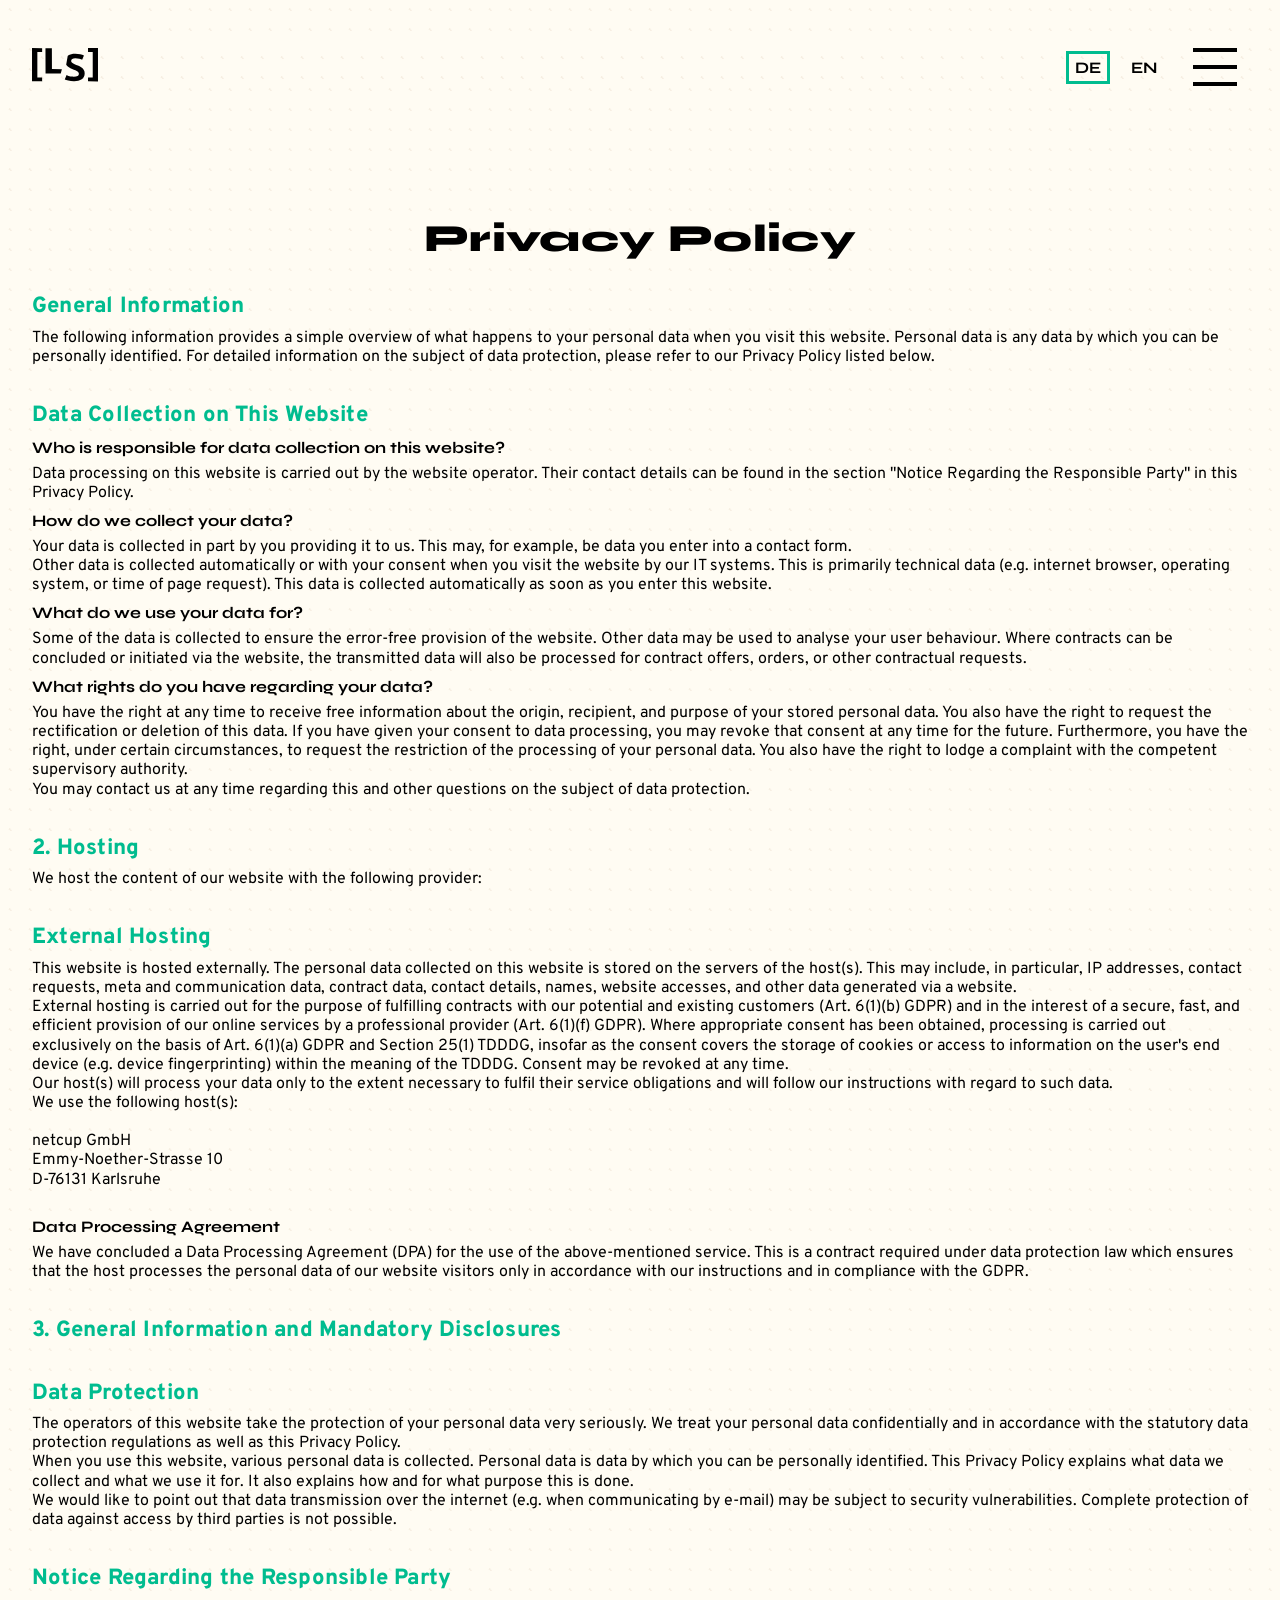
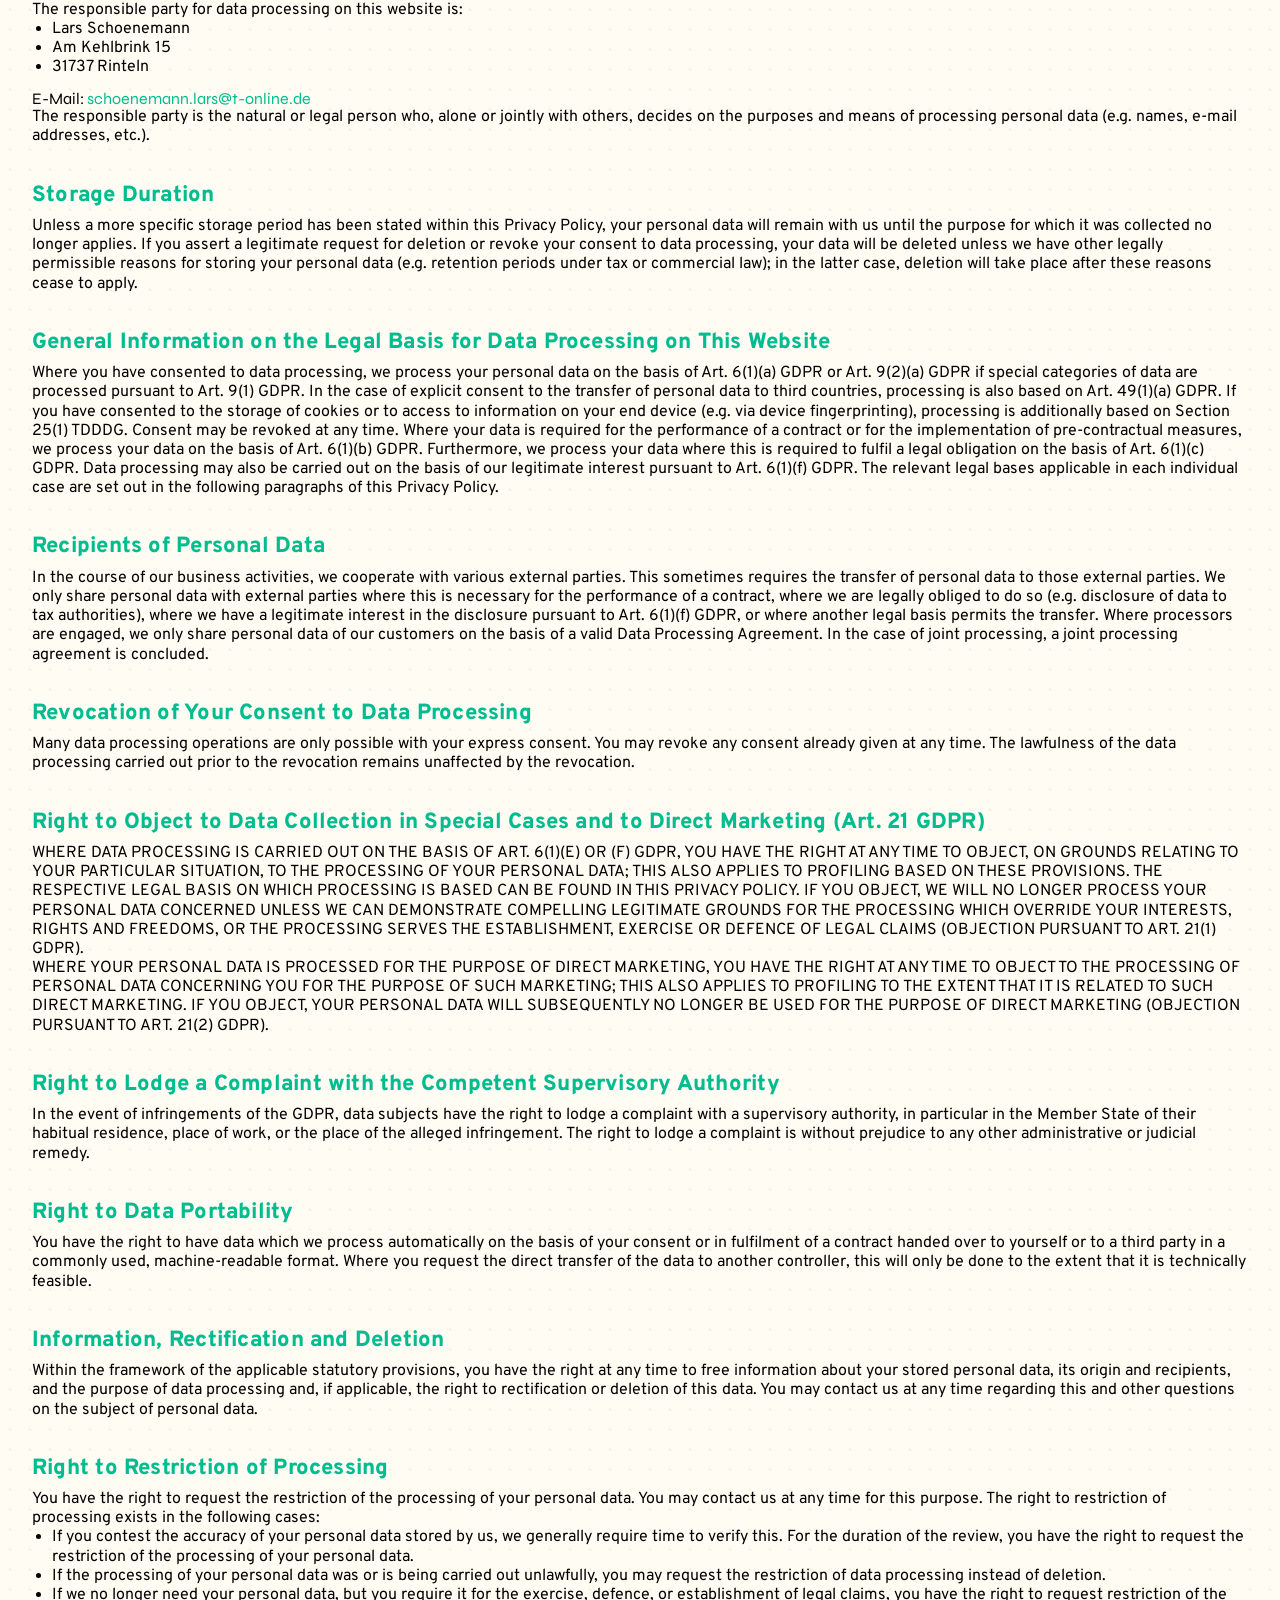
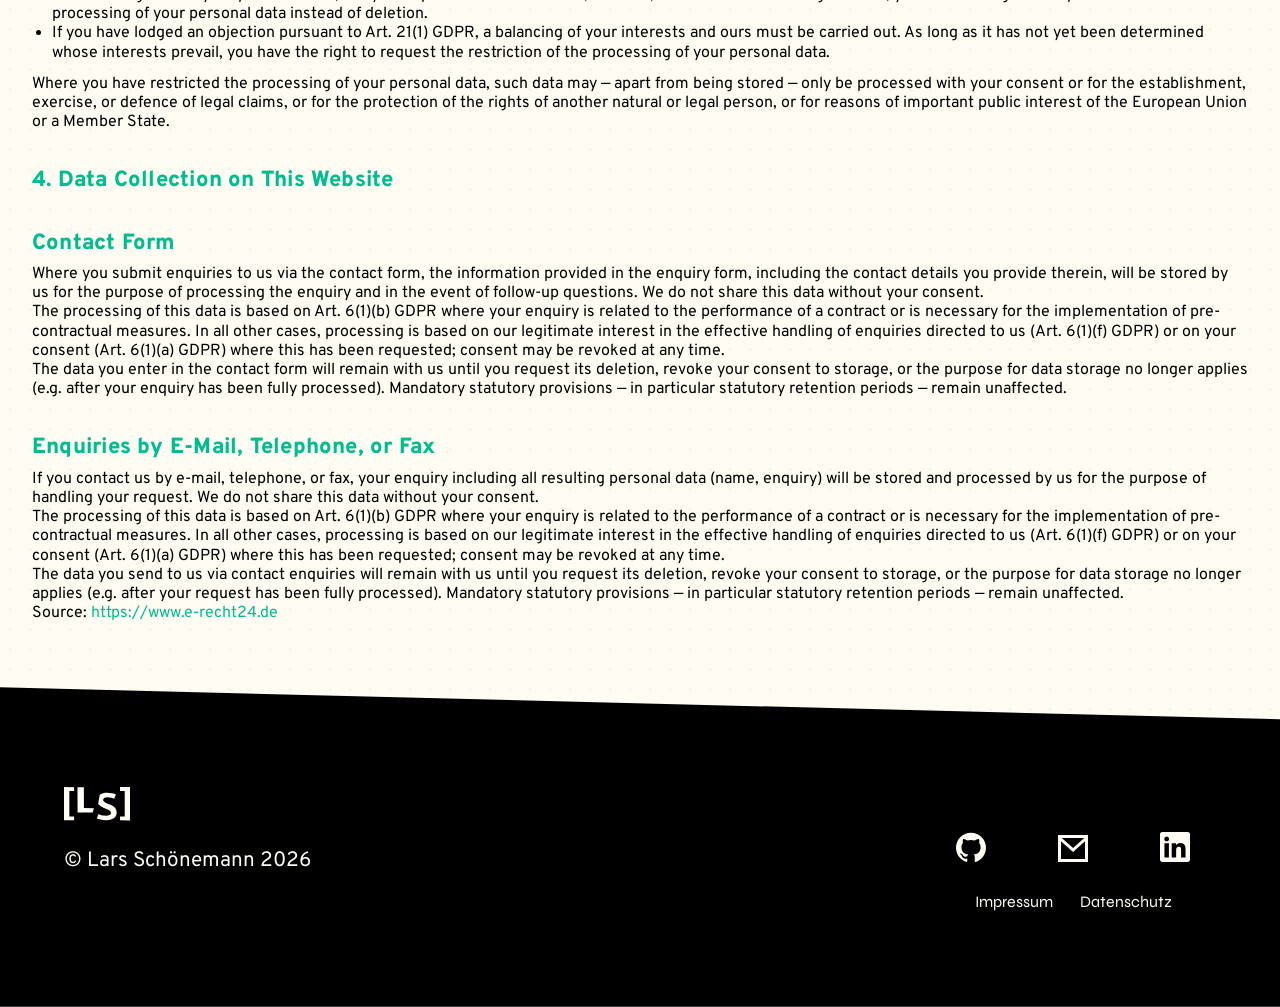
<file: PrivacyPolicyEN.html>
<!DOCTYPE html>
<html lang='EN'>

<head>
    <meta charset='utf-8'>
    <meta name='viewport' content='width=device-width, initial-scale=1'>
    <meta name="description"
        content="Professional frontend development by Lars Schoenemann. Specializing in JavaScript, TypeScript, and web performance. Explore my projects now.">
    <meta property="og:type" content="website" />
    <meta property="og:url" content="https://lars-schoenemann.de/" />
    <meta property="og:title" content="Lars Schoenemann | Frontend Developer" />
    <meta property="og:description"
        content="Frontend Developer specializing in JavaScript, TypeScript, and high-performance web development. Explore my latest projects." />
    <meta property="og:image" content="https://lars-schoenemann.de/" />
    <title>Lars Schönemann</title>
    <link rel="icon" type="image/svg+xml" href="assets\images\Logo.svg">
    <link rel='stylesheet' href="assets/css/root.css">
    <link rel='stylesheet' href="assets/css/style.css">
    <link rel='stylesheet' href="assets/css/legalNotes.css">
</head>

<body>
    <header>
        <nav class="header-menu" aria-label="Main navigation">
            <div class="left-side">
                <a href="https://lars-schoenemann.de/"><svg aria-label="LS Logo" role="img" data-name="Ebene 1"
                        xmlns="http://www.w3.org/2000/svg" <a viewBox="0 0 110.5 56.03">
                        <path
                            d="M0,.09l16.95.2v6.58s-8.01-.09-8.01-.09v42.49s8.01.09,8.01.09v6.58S0,55.74,0,55.74V.09Z" />
                        <path
                            d="M110.5,56.03l-16.7-.2v-6.6s7.89.09,7.89.09V6.7s-7.89-.09-7.89-.09V0s16.7.2,16.7.2v55.84Z" />
                        <g>
                            <polygon
                                points="50.05 35.55 33.37 35.33 33.26 .56 22.54 .41 22.67 42.52 48.14 42.86 50.05 35.55" />
                            <path
                                d="M86.52,36.27c-1.11-1.59-2.51-2.93-4.19-4.03-1.68-1.09-3.5-2.03-5.46-2.82-1.96-.78-3.78-1.54-5.46-2.28-1.68-.74-3.07-1.53-4.18-2.39-1.11-.85-1.67-1.91-1.67-3.17,0-1.34.59-2.41,1.8-3.19,1.2-.78,2.93-1.16,5.2-1.13,2.41.03,4.65.3,6.73.81,2.08.51,3.64,1.07,4.68,1.67l3.02-7.21c-1.65-.86-3.76-1.53-6.31-2.01-2.55-.48-5.27-.73-8.14-.77-2.5-.03-4.77.19-6.79.67-2.03.48-3.78,1.23-5.27,2.26-.24.17-.47.35-.7.53l-2.51,14.61c.09.15.18.3.28.45,1.11,1.61,2.51,2.96,4.19,4.06,1.68,1.09,3.5,2.02,5.46,2.78,1.96.76,3.78,1.5,5.46,2.22,1.68.72,3.07,1.5,4.18,2.36,1.11.86,1.67,1.96,1.67,3.3,0,1.76-.76,3.07-2.29,3.91-1.53.84-3.74,1.24-6.61,1.2-1.23-.02-2.42-.12-3.58-.3-1.16-.18-2.26-.41-3.29-.67-1.04-.27-1.97-.55-2.8-.86-.83-.3-1.5-.59-2.02-.85l-3.09,7.33c1.28.61,3.26,1.22,5.95,1.84,2.69.62,5.81.96,9.35,1.01,2.69.04,5.15-.2,7.39-.72,2.24-.52,4.15-1.33,5.73-2.44,1.58-1.11,2.8-2.51,3.67-4.2.87-1.69,1.3-3.71,1.29-6.06s-.57-4.32-1.68-5.92Z" />
                            <path
                                d="M62.76,25.02c.23,1.07.6,2.03,1.11,2.88l2.51-14.61c-.25.21-.49.43-.72.65l-2.89,11.08Z" />
                        </g>
                    </svg>
                </a>
            </div>
            <div class="right-side">
                <div class="header-menu-right">
                    <div class="language-button">
                        <button class="header-button active" aria-label="Sprache auf Deutsch wechseln">
                            <a href="PrivacyPolicyDE.html"><span class="button-text">DE</span></a>
                        </button>
                        <button class="header-button" aria-label="Switch language to English">
                            <a href="PrivacyPolicyEN.html"><span class="button-text">EN</span></a>
                        </button>
                    </div>
                    <button class="burger-menu" id="burgerBtn" onclick="toggleMenu()" aria-label="Open navigation"
                        aria-expanded="false" aria-controls="navOverlay">
                        <svg class="start-animation-svg start" width="44" height="38" viewBox="0 0 44 38" fill="none"
                            xmlns="http://www.w3.org/2000/svg">
                            <path d="M2 2H42" stroke="black" stroke-width="4" stroke-linecap="square" />
                            <path d="M2 19H42" stroke="black" stroke-width="4" stroke-linecap="square" />
                            <path d="M2 36H42" stroke="black" stroke-width="4" stroke-linecap="square" />
                        </svg>
                        <svg class="start-animation-svg hidden" width="44" height="38" viewBox="0 0 44 38" fill="none"
                            xmlns="http://www.w3.org/2000/svg">
                            <path d="M12 2H32" stroke="black" stroke-width="4" stroke-linecap="square" />
                            <path d="M2 19H42" stroke="black" stroke-width="4" stroke-linecap="square" />
                            <path d="M12 36H32" stroke="black" stroke-width="4" stroke-linecap="square" />
                        </svg>
                        <svg class="start-animation-svg hidden" width="44" height="38" viewBox="0 0 44 38" fill="none"
                            xmlns="http://www.w3.org/2000/svg">
                            <path d="M22 2H42" stroke="black" stroke-width="4" stroke-linecap="square" />
                            <path d="M2 19H42" stroke="black" stroke-width="4" stroke-linecap="square" />
                            <path d="M2 36H22" stroke="black" stroke-width="4" stroke-linecap="square" />
                        </svg>
                        <svg class="start-animation-svg hidden" width="58" height="53" viewBox="0 0 58 53" fill="none"
                            xmlns="http://www.w3.org/2000/svg">
                            <path d="M39.8169 15.6733L55.1378 2.81759" stroke="black" stroke-width="4"
                                stroke-linecap="square" />
                            <path d="M12.1582 13.3892L42.8 39.1007" stroke="black" stroke-width="4"
                                stroke-linecap="square" />
                            <path d="M2.81787 49.6741L18.1388 36.8183" stroke="black" stroke-width="4"
                                stroke-linecap="square" />
                        </svg>
                        <svg class="start-animation-svg hidden end" width="40" height="32" viewBox="0 0 40 32"
                            fill="none" xmlns="http://www.w3.org/2000/svg">
                            <path d="M20 15.856L35.3209 3.0002" stroke="black" stroke-width="4"
                                stroke-linecap="square" />
                            <path d="M4.67969 3.14307L35.3215 28.8546" stroke="black" stroke-width="4"
                                stroke-linecap="square" />
                            <path d="M5 28.856L20.3209 16.0002" stroke="black" stroke-width="4"
                                stroke-linecap="square" />
                        </svg>
                        <svg class="back-animation-svg hidden" width="58" height="53" viewBox="0 0 58 53" fill="none"
                            xmlns="http://www.w3.org/2000/svg">
                            <path d="M39.8169 15.6733L55.1378 2.81759" stroke="black" stroke-width="4"
                                stroke-linecap="square" />
                            <path d="M12.1582 13.3892L42.8 39.1007" stroke="black" stroke-width="4"
                                stroke-linecap="square" />
                            <path d="M2.81787 49.6741L18.1388 36.8183" stroke="black" stroke-width="4"
                                stroke-linecap="square" />
                        </svg>
                        <svg class="back-animation-svg hidden" width="44" height="38" viewBox="0 0 44 38" fill="none"
                            xmlns="http://www.w3.org/2000/svg">
                            <path d="M22 2H42" stroke="black" stroke-width="4" stroke-linecap="square" />
                            <path d="M2 19H42" stroke="black" stroke-width="4" stroke-linecap="square" />
                            <path d="M2 36H22" stroke="black" stroke-width="4" stroke-linecap="square" />
                        </svg>
                        <svg class="back-animation-svg hidden" width="44" height="38" viewBox="0 0 44 38" fill="none"
                            xmlns="http://www.w3.org/2000/svg">
                            <path d="M12 2H32" stroke="black" stroke-width="4" stroke-linecap="square" />
                            <path d="M2 19H42" stroke="black" stroke-width="4" stroke-linecap="square" />
                            <path d="M12 36H32" stroke="black" stroke-width="4" stroke-linecap="square" />
                        </svg>
                        <svg class="back-animation-svg hidden" width="44" height="38" viewBox="0 0 44 38" fill="none"
                            xmlns="http://www.w3.org/2000/svg">
                            <path d="M2 2H42" stroke="black" stroke-width="4" stroke-linecap="square" />
                            <path d="M2 19H42" stroke="black" stroke-width="4" stroke-linecap="square" />
                            <path d="M2 36H42" stroke="black" stroke-width="4" stroke-linecap="square" />
                        </svg>
                    </button>
                </div>
            </div>
        </nav>
        <div class="nav-overlay" id="navOverlay" aria-hidden="true">
            <div class="nav-overlay-inner">
                <nav class="overlay-nav" aria-label="Overlay navigation">
                    <div class="menu-item"><a href="index.html#aboutME" onclick="toggleMenu()"
                            data-i18n="nav.about">About
                            me</a>
                    </div>
                    <div class="menu-item"><a href="index.html#mySkills" onclick="toggleMenu()"
                            data-i18n="nav.skills">My
                            skills</a></div>
                    <div class="menu-item"><a href="index.html#portfolio" onclick="toggleMenu()"
                            data-i18n="nav.portfolio">Portfolio</a></div>
                </nav>
                <div class="overlay-footer">
                    <div class="wrapper">
                        <a href="index.html#contact" class="say-hi" onclick="toggleMenu()">Say Hi!</a>
                        <p class="overlay-mail">schoenemann.lars@t-online.de</p>
                        <div class="overlay-icons">
                            <a href="https://github.com/LarsSchoenemannDev" target="_blank" rel="noopener noreferrer"
                                aria-label="GitHub profile">
                                <svg width="40" height="40" viewBox="0 0 40 40" fill="none"
                                    xmlns="http://www.w3.org/2000/svg">
                                    <path
                                        d="M20 10.7408C11.7125 10.7408 5 17.4533 5 25.7408C4.9983 28.8897 5.98822 31.9592 7.82933 34.5138C9.67043 37.0684 12.2692 38.9784 15.257 39.9728C16.007 40.1033 16.2875 39.6533 16.2875 39.2588C16.2875 38.9033 16.268 37.7228 16.268 36.4658C12.5 37.1603 11.525 35.5478 11.225 34.7033C11.0555 34.2713 10.325 32.9408 9.6875 32.5838C9.1625 32.3033 8.4125 31.6088 9.668 31.5908C10.85 31.5713 11.693 32.6783 11.975 33.1283C13.325 35.3963 15.482 34.7588 16.343 34.3658C16.475 33.3908 16.868 32.7353 17.3 32.3603C13.9625 31.9853 10.475 30.6908 10.475 24.9533C10.475 23.3213 11.0555 21.9728 12.0125 20.9213C11.8625 20.5463 11.3375 19.0088 12.1625 16.9463C12.1625 16.9463 13.418 16.5533 16.2875 18.4853C17.5086 18.1464 18.7703 17.9758 20.0375 17.9783C21.3125 17.9783 22.5875 18.1463 23.7875 18.4838C26.6555 16.5338 27.9125 16.9478 27.9125 16.9478C28.7375 19.0103 28.2125 20.5478 28.0625 20.9228C29.018 21.9728 29.6 23.3033 29.6 24.9533C29.6 30.7103 26.0945 31.9853 22.757 32.3603C23.3 32.8283 23.7695 33.7283 23.7695 35.1353C23.7695 37.1408 23.75 38.7533 23.75 39.2603C23.75 39.6533 24.032 40.1213 24.782 39.9713C27.7595 38.966 30.3469 37.0523 32.1799 34.4995C34.0128 31.9467 34.9991 28.8835 35 25.7408C35 17.4533 28.2875 10.7408 20 10.7408Z"
                                        fill="#FFFCF3" />
                                </svg>
                            </a>
                            <a href="mailto:schoenemann.lars@t-online.de" aria-label="Send email">
                                <svg width="40" height="40" viewBox="0 0 40 40" fill="none"
                                    xmlns="http://www.w3.org/2000/svg">
                                    <path
                                        d="M6.5 13H33.5C33.8978 13 35 13 35 13C35 13 35 14.1022 35 14.5V38.5C35 38.8978 35 40 35 40C35 40 33.8978 40 33.5 40H6.5C6.10218 40 5 40 5 40C5 40 5 38.8978 5 38.5V14.5C5 14.1022 5 13 5 13C5 13 6.10218 13 6.5 13ZM32 19.357L20.108 30.007L8 19.324V37H32V19.357ZM8.7665 16L20.0915 25.993L31.253 16H8.7665Z"
                                        fill="#FFFCF3" />
                                </svg>
                            </a>
                            <a href="https://www.linkedin.com/in/lars-sch%C3%B6nemann-7626a9374/" target="_blank"
                                rel="noopener noreferrer" aria-label="LinkedIn profile">
                                <svg width="40" height="40" viewBox="0 0 40 40" fill="none"
                                    xmlns="http://www.w3.org/2000/svg">
                                    <path
                                        d="M30.5583 35.565H26.1167V28.6033C26.1167 26.9433 26.0833 24.8067 23.8 24.8067C21.485 24.8067 21.1317 26.6133 21.1317 28.4817V35.565H16.6883V21.25H20.955V23.2H21.0133C21.61 22.0767 23.06 20.8883 25.2267 20.8883C29.7267 20.8883 30.56 23.8517 30.56 27.7067V35.565H30.5583ZM11.6717 19.2917C10.3523 19.2917 9.28333 18.2217 9.28333 16.9017C9.28333 15.5817 10.3523 14.5117 11.6717 14.5117C12.991 14.5117 14.06 15.5817 14.06 16.9017C14.06 18.2217 12.991 19.2917 11.6717 19.2917ZM13.8983 35.565H9.44333V21.25H13.9V35.565H13.8983ZM32.7833 10H7.21667C5.99 10 5 10.9667 5 12.1617V37.8383C5 39.0333 5.99 40 7.21667 40H32.7833C34.01 40 35 39.0333 35 37.8383V12.1617C35 10.9667 34.01 10 32.7833 10Z"
                                        fill="#FFFCF3" />
                                </svg>
                            </a>
                        </div>
                    </div>
                </div>
            </div>
        </div>
    </header>
    <main class="legal-wrapper">
        <h1>Privacy Policy</h1>
        <h2>General Information</h2>
        <p>The following information provides a simple overview of what happens to your personal data when you visit
            this website. Personal data is any data by which you can be personally identified. For detailed information
            on the subject of data protection, please refer to our Privacy Policy listed below.</p>

        <h2>Data Collection on This Website</h2>
        <h4>Who is responsible for data collection on this website?</h4>
        <p>Data processing on this website is carried out by the website operator. Their contact details can be found in
            the section "Notice Regarding the Responsible Party" in this Privacy Policy.</p>

        <h4>How do we collect your data?</h4>
        <p>Your data is collected in part by you providing it to us. This may, for example, be data you enter into a
            contact form.</p>
        <p>Other data is collected automatically or with your consent when you visit the website by our IT systems. This
            is primarily technical data (e.g. internet browser, operating system, or time of page request). This data is
            collected automatically as soon as you enter this website.</p>

        <h4>What do we use your data for?</h4>
        <p>Some of the data is collected to ensure the error-free provision of the website. Other data may be used to
            analyse your user behaviour. Where contracts can be concluded or initiated via the website, the transmitted
            data will also be processed for contract offers, orders, or other contractual requests.</p>

        <h4>What rights do you have regarding your data?</h4>
        <p>You have the right at any time to receive free information about the origin, recipient, and purpose of your
            stored personal data. You also have the right to request the rectification or deletion of this data. If you
            have given your consent to data processing, you may revoke that consent at any time for the future.
            Furthermore, you have the right, under certain circumstances, to request the restriction of the processing
            of your personal data. You also have the right to lodge a complaint with the competent supervisory
            authority.</p>
        <p>You may contact us at any time regarding this and other questions on the subject of data protection.</p>

        <h2>2. Hosting</h2>
        <p>We host the content of our website with the following provider:</p>

        <h2>External Hosting</h2>
        <p>This website is hosted externally. The personal data collected on this website is stored on the servers of
            the host(s). This may include, in particular, IP addresses, contact requests, meta and communication data,
            contract data, contact details, names, website accesses, and other data generated via a website.</p>
        <p>External hosting is carried out for the purpose of fulfilling contracts with our potential and existing
            customers (Art. 6(1)(b) GDPR) and in the interest of a secure, fast, and efficient provision of our online
            services by a professional provider (Art. 6(1)(f) GDPR). Where appropriate consent has been obtained,
            processing is carried out exclusively on the basis of Art. 6(1)(a) GDPR and Section 25(1) TDDDG, insofar as
            the consent covers the storage of cookies or access to information on the user's end device (e.g. device
            fingerprinting) within the meaning of the TDDDG. Consent may be revoked at any time.</p>
        <p>Our host(s) will process your data only to the extent necessary to fulfil their service obligations and will
            follow our instructions with regard to such data.</p>
        <p>We use the following host(s):</p><br>
        <p>netcup GmbH<br />Emmy-Noether-Strasse 10<br />D-76131 Karlsruhe</p>
        <br>
        <h4>Data Processing Agreement</h4>
        <p>We have concluded a Data Processing Agreement (DPA) for the use of the above-mentioned service. This is a
            contract required under data protection law which ensures that the host processes the personal data of our
            website visitors only in accordance with our instructions and in compliance with the GDPR.</p>

        <h2>3. General Information and Mandatory Disclosures</h2>

        <h2>Data Protection</h2>
        <p>The operators of this website take the protection of your personal data very seriously. We treat your
            personal data confidentially and in accordance with the statutory data protection regulations as well as
            this Privacy Policy.</p>
        <p>When you use this website, various personal data is collected. Personal data is data by which you can be
            personally identified. This Privacy Policy explains what data we collect and what we use it for. It also
            explains how and for what purpose this is done.</p>
        <p>We would like to point out that data transmission over the internet (e.g. when communicating by e-mail) may
            be subject to security vulnerabilities. Complete protection of data against access by third parties is not
            possible.</p>

        <h2>Notice Regarding the Responsible Party</h2>
        <p>The responsible party for data processing on this website is:</p>
        <ul>
            <li>Lars Schoenemann</li>
            <li>Am Kehlbrink 15</li>
            <li>31737 Rinteln</li>
        </ul>
        E-Mail: <a href="mailto:schoenemann.lars@t-online.de">schoenemann.lars@t-online.de</a><br>
        <p>The responsible party is the natural or legal person who, alone or jointly with others, decides on the
            purposes and means of processing personal data (e.g. names, e-mail addresses, etc.).</p>

        <h2>Storage Duration</h2>
        <p>Unless a more specific storage period has been stated within this Privacy Policy, your personal data will
            remain with us until the purpose for which it was collected no longer applies. If you assert a legitimate
            request for deletion or revoke your consent to data processing, your data will be deleted unless we have
            other legally permissible reasons for storing your personal data (e.g. retention periods under tax or
            commercial law); in the latter case, deletion will take place after these reasons cease to apply.</p>

        <h2>General Information on the Legal Basis for Data Processing on This Website</h2>
        <p>Where you have consented to data processing, we process your personal data on the basis of Art. 6(1)(a) GDPR
            or Art. 9(2)(a) GDPR if special categories of data are processed pursuant to Art. 9(1) GDPR. In the case of
            explicit consent to the transfer of personal data to third countries, processing is also based on Art.
            49(1)(a) GDPR. If you have consented to the storage of cookies or to access to information on your end
            device (e.g. via device fingerprinting), processing is additionally based on Section 25(1) TDDDG. Consent
            may be revoked at any time. Where your data is required for the performance of a contract or for the
            implementation of pre-contractual measures, we process your data on the basis of Art. 6(1)(b) GDPR.
            Furthermore, we process your data where this is required to fulfil a legal obligation on the basis of Art.
            6(1)(c) GDPR. Data processing may also be carried out on the basis of our legitimate interest pursuant to
            Art. 6(1)(f) GDPR. The relevant legal bases applicable in each individual case are set out in the following
            paragraphs of this Privacy Policy.</p>

        <h2>Recipients of Personal Data</h2>
        <p>In the course of our business activities, we cooperate with various external parties. This sometimes requires
            the transfer of personal data to those external parties. We only share personal data with external parties
            where this is necessary for the performance of a contract, where we are legally obliged to do so (e.g.
            disclosure of data to tax authorities), where we have a legitimate interest in the disclosure pursuant to
            Art. 6(1)(f) GDPR, or where another legal basis permits the transfer. Where processors are engaged, we only
            share personal data of our customers on the basis of a valid Data Processing Agreement. In the case of joint
            processing, a joint processing agreement is concluded.</p>

        <h2>Revocation of Your Consent to Data Processing</h2>
        <p>Many data processing operations are only possible with your express consent. You may revoke any consent
            already given at any time. The lawfulness of the data processing carried out prior to the revocation remains
            unaffected by the revocation.</p>

        <h2>Right to Object to Data Collection in Special Cases and to Direct Marketing (Art. 21 GDPR)</h2>
        <p>WHERE DATA PROCESSING IS CARRIED OUT ON THE BASIS OF ART. 6(1)(E) OR (F) GDPR, YOU HAVE THE RIGHT AT ANY TIME
            TO OBJECT, ON GROUNDS RELATING TO YOUR PARTICULAR SITUATION, TO THE PROCESSING OF YOUR PERSONAL DATA; THIS
            ALSO APPLIES TO PROFILING BASED ON THESE PROVISIONS. THE RESPECTIVE LEGAL BASIS ON WHICH PROCESSING IS BASED
            CAN BE FOUND IN THIS PRIVACY POLICY. IF YOU OBJECT, WE WILL NO LONGER PROCESS YOUR PERSONAL DATA CONCERNED
            UNLESS WE CAN DEMONSTRATE COMPELLING LEGITIMATE GROUNDS FOR THE PROCESSING WHICH OVERRIDE YOUR INTERESTS,
            RIGHTS AND FREEDOMS, OR THE PROCESSING SERVES THE ESTABLISHMENT, EXERCISE OR DEFENCE OF LEGAL CLAIMS
            (OBJECTION PURSUANT TO ART. 21(1) GDPR).</p>
        <p>WHERE YOUR PERSONAL DATA IS PROCESSED FOR THE PURPOSE OF DIRECT MARKETING, YOU HAVE THE RIGHT AT ANY TIME TO
            OBJECT TO THE PROCESSING OF PERSONAL DATA CONCERNING YOU FOR THE PURPOSE OF SUCH MARKETING; THIS ALSO
            APPLIES TO PROFILING TO THE EXTENT THAT IT IS RELATED TO SUCH DIRECT MARKETING. IF YOU OBJECT, YOUR PERSONAL
            DATA WILL SUBSEQUENTLY NO LONGER BE USED FOR THE PURPOSE OF DIRECT MARKETING (OBJECTION PURSUANT TO ART.
            21(2) GDPR).</p>

        <h2>Right to Lodge a Complaint with the Competent Supervisory Authority</h2>
        <p>In the event of infringements of the GDPR, data subjects have the right to lodge a complaint with a
            supervisory authority, in particular in the Member State of their habitual residence, place of work, or the
            place of the alleged infringement. The right to lodge a complaint is without prejudice to any other
            administrative or judicial remedy.</p>

        <h2>Right to Data Portability</h2>
        <p>You have the right to have data which we process automatically on the basis of your consent or in fulfilment
            of a contract handed over to yourself or to a third party in a commonly used, machine-readable format. Where
            you request the direct transfer of the data to another controller, this will only be done to the extent that
            it is technically feasible.</p>

        <h2>Information, Rectification and Deletion</h2>
        <p>Within the framework of the applicable statutory provisions, you have the right at any time to free
            information about your stored personal data, its origin and recipients, and the purpose of data processing
            and, if applicable, the right to rectification or deletion of this data. You may contact us at any time
            regarding this and other questions on the subject of personal data.</p>

        <h2>Right to Restriction of Processing</h2>
        <p>You have the right to request the restriction of the processing of your personal data. You may contact us at
            any time for this purpose. The right to restriction of processing exists in the following cases:</p>
        <ul>
            <li>If you contest the accuracy of your personal data stored by us, we generally require time to verify
                this. For the duration of the review, you have the right to request the restriction of the processing of
                your personal data.</li>
            <li>If the processing of your personal data was or is being carried out unlawfully, you may request the
                restriction of data processing instead of deletion.</li>
            <li>If we no longer need your personal data, but you require it for the exercise, defence, or establishment
                of legal claims, you have the right to request restriction of the processing of your personal data
                instead of deletion.</li>
            <li>If you have lodged an objection pursuant to Art. 21(1) GDPR, a balancing of your interests and ours must
                be carried out. As long as it has not yet been determined whose interests prevail, you have the right to
                request the restriction of the processing of your personal data.</li>
        </ul>
        <p>Where you have restricted the processing of your personal data, such data may — apart from being stored —
            only be processed with your consent or for the establishment, exercise, or defence of legal claims, or for
            the protection of the rights of another natural or legal person, or for reasons of important public interest
            of the European Union or a Member State.</p>

        <h2>4. Data Collection on This Website</h2>

        <h2>Contact Form</h2>
        <p>Where you submit enquiries to us via the contact form, the information provided in the enquiry form,
            including the contact details you provide therein, will be stored by us for the purpose of processing the
            enquiry and in the event of follow-up questions. We do not share this data without your consent.</p>
        <p>The processing of this data is based on Art. 6(1)(b) GDPR where your enquiry is related to the performance of
            a contract or is necessary for the implementation of pre-contractual measures. In all other cases,
            processing is based on our legitimate interest in the effective handling of enquiries directed to us (Art.
            6(1)(f) GDPR) or on your consent (Art. 6(1)(a) GDPR) where this has been requested; consent may be revoked
            at any time.</p>
        <p>The data you enter in the contact form will remain with us until you request its deletion, revoke your
            consent to storage, or the purpose for data storage no longer applies (e.g. after your enquiry has been
            fully processed). Mandatory statutory provisions — in particular statutory retention periods — remain
            unaffected.</p>

        <h2>Enquiries by E-Mail, Telephone, or Fax</h2>
        <p>If you contact us by e-mail, telephone, or fax, your enquiry including all resulting personal data (name,
            enquiry) will be stored and processed by us for the purpose of handling your request. We do not share this
            data without your consent.</p>
        <p>The processing of this data is based on Art. 6(1)(b) GDPR where your enquiry is related to the performance of
            a contract or is necessary for the implementation of pre-contractual measures. In all other cases,
            processing is based on our legitimate interest in the effective handling of enquiries directed to us (Art.
            6(1)(f) GDPR) or on your consent (Art. 6(1)(a) GDPR) where this has been requested; consent may be revoked
            at any time.</p>
        <p>The data you send to us via contact enquiries will remain with us until you request its deletion, revoke your
            consent to storage, or the purpose for data storage no longer applies (e.g. after your request has been
            fully processed). Mandatory statutory provisions — in particular statutory retention periods — remain
            unaffected.</p>

        <p>Source: <a href="https://www.e-recht24.de" target="_blank"
                rel="noopener noreferrer">https://www.e-recht24.de</a></p>
    </main>
    <footer class="contact-wrapper" id="contact" aria-labelledby="contact-heading">
        <div class="contact-section">
            <div class="contact-footer">
                <div class="footer-left">
                    <a href="https://lars-schoenemann.de/">
                        <svg id="Ebene_1" style="width: 66px; fill: #FFFCF3;" aria-label="LS Logo" role="img"
                            data-name="Ebene 1" xmlns="http://www.w3.org/2000/svg" viewBox="0 0 110.5 56.03">
                            <path
                                d="M0,.09l16.95.2v6.58s-8.01-.09-8.01-.09v42.49s8.01.09,8.01.09v6.58S0,55.74,0,55.74V.09Z" />
                            <path
                                d="M110.5,56.03l-16.7-.2v-6.6s7.89.09,7.89.09V6.7s-7.89-.09-7.89-.09V0s16.7.2,16.7.2v55.84Z" />
                            <g>
                                <polygon
                                    points="50.05 35.55 33.37 35.33 33.26 .56 22.54 .41 22.67 42.52 48.14 42.86 50.05 35.55" />
                                <path
                                    d="M86.52,36.27c-1.11-1.59-2.51-2.93-4.19-4.03-1.68-1.09-3.5-2.03-5.46-2.82-1.96-.78-3.78-1.54-5.46-2.28-1.68-.74-3.07-1.53-4.18-2.39-1.11-.85-1.67-1.91-1.67-3.17,0-1.34.59-2.41,1.8-3.19,1.2-.78,2.93-1.16,5.2-1.13,2.41.03,4.65.3,6.73.81,2.08.51,3.64,1.07,4.68,1.67l3.02-7.21c-1.65-.86-3.76-1.53-6.31-2.01-2.55-.48-5.27-.73-8.14-.77-2.5-.03-4.77.19-6.79.67-2.03.48-3.78,1.23-5.27,2.26-.24.17-.47.35-.7.53l-2.51,14.61c.09.15.18.3.28.45,1.11,1.61,2.51,2.96,4.19,4.06,1.68,1.09,3.5,2.02,5.46,2.78,1.96.76,3.78,1.5,5.46,2.22,1.68.72,3.07,1.5,4.18,2.36,1.11.86,1.67,1.96,1.67,3.3,0,1.76-.76,3.07-2.29,3.91-1.53.84-3.74,1.24-6.61,1.2-1.23-.02-2.42-.12-3.58-.3-1.16-.18-2.26-.41-3.29-.67-1.04-.27-1.97-.55-2.8-.86-.83-.3-1.5-.59-2.02-.85l-3.09,7.33c1.28.61,3.26,1.22,5.95,1.84,2.69.62,5.81.96,9.35,1.01,2.69.04,5.15-.2,7.39-.72,2.24-.52,4.15-1.33,5.73-2.44,1.58-1.11,2.8-2.51,3.67-4.2.87-1.69,1.3-3.71,1.29-6.06s-.57-4.32-1.68-5.92Z" />
                            </g>
                        </svg>
                    </a>
                    <span class="footer-copy">© Lars Schönemann 2026</span>
                </div>
                <div class="footer-right">
                    <a href="https://github.com/LarsSchoenemannDev" target="_blank" rel="noopener noreferrer"
                        aria-label="GitHub profile">
                        <svg width="40" height="40" viewBox="0 0 40 40" fill="none" xmlns="http://www.w3.org/2000/svg">
                            <path
                                d="M20 10.7407C11.7125 10.7407 5 17.4532 5 25.7407C4.9983 28.8896 5.98822 31.9591 7.82933 34.5137C9.67043 37.0683 12.2692 38.9783 15.257 39.9727C16.007 40.1032 16.2875 39.6532 16.2875 39.2587C16.2875 38.9032 16.268 37.7227 16.268 36.4657C12.5 37.1602 11.525 35.5477 11.225 34.7032C11.0555 34.2712 10.325 32.9407 9.6875 32.5837C9.1625 32.3032 8.4125 31.6087 9.668 31.5907C10.85 31.5712 11.693 32.6782 11.975 33.1282C13.325 35.3962 15.482 34.7587 16.343 34.3657C16.475 33.3907 16.868 32.7352 17.3 32.3602C13.9625 31.9852 10.475 30.6907 10.475 24.9532C10.475 23.3212 11.0555 21.9727 12.0125 20.9212C11.8625 20.5462 11.3375 19.0087 12.1625 16.9462C12.1625 16.9462 13.418 16.5532 16.2875 18.4852C17.5086 18.1463 18.7703 17.9757 20.0375 17.9782C21.3125 17.9782 22.5875 18.1462 23.7875 18.4837C26.6555 16.5337 27.9125 16.9477 27.9125 16.9477C28.7375 19.0102 28.2125 20.5477 28.0625 20.9227C29.018 21.9727 29.6 23.3032 29.6 24.9532C29.6 30.7102 26.0945 31.9852 22.757 32.3602C23.3 32.8282 23.7695 33.7282 23.7695 35.1352C23.7695 37.1407 23.75 38.7532 23.75 39.2602C23.75 39.6532 24.032 40.1212 24.782 39.9712C27.7595 38.9659 30.3469 37.0522 32.1799 34.4994C34.0128 31.9467 34.9991 28.8834 35 25.7407C35 17.4532 28.2875 10.7407 20 10.7407Z"
                                fill="#FFFCF3"></path>
                        </svg>
                    </a>
                    <a href="mailto:schoenemann.lars@t-online.de" aria-label="Send email to Lars Schönemann">
                        <svg width="40" height="40" viewBox="0 0 40 40" fill="none" xmlns="http://www.w3.org/2000/svg">
                            <path
                                d="M6.5 13H33.5C33.8978 13 35 13 35 13C35 13 35 14.1022 35 14.5V38.5C35 38.8978 35 40 35 40C35 40 33.8978 40 33.5 40H6.5C6.10218 40 5 40 5 40C5 40 5 38.8978 5 38.5V14.5C5 14.1022 5 13 5 13C5 13 6.10218 13 6.5 13ZM32 19.357L20.108 30.007L8 19.324V37H32V19.357ZM8.7665 16L20.0915 25.993L31.253 16H8.7665Z"
                                fill="#FFFCF3"></path>
                        </svg>
                    </a>
                    <a href="https://www.linkedin.com/in/lars-sch%C3%B6nemann-7626a9374/" target="_blank"
                        rel="noopener noreferrer" aria-label="LinkedIn profile">
                        <svg width="40" height="40" viewBox="0 0 40 40" fill="none" xmlns="http://www.w3.org/2000/svg">
                            <path
                                d="M30.5583 35.565H26.1167V28.6033C26.1167 26.9433 26.0833 24.8067 23.8 24.8067C21.485 24.8067 21.1317 26.6133 21.1317 28.4817V35.565H16.6883V21.25H20.955V23.2H21.0133C21.61 22.0767 23.06 20.8883 25.2267 20.8883C29.7267 20.8883 30.56 23.8517 30.56 27.7067V35.565H30.5583ZM11.6717 19.2917C10.3523 19.2917 9.28333 18.2217 9.28333 16.9017C9.28333 15.5817 10.3523 14.5117 11.6717 14.5117C12.991 14.5117 14.06 15.5817 14.06 16.9017C14.06 18.2217 12.991 19.2917 11.6717 19.2917ZM13.8983 35.565H9.44333V21.25H13.9V35.565H13.8983ZM32.7833 10H7.21667C5.99 10 5 10.9667 5 12.1617V37.8383C5 39.0333 5.99 40 7.21667 40H32.7833C34.01 40 35 39.0333 35 37.8383V12.1617C35 10.9667 34.01 10 32.7833 10Z"
                                fill="#FFFCF3"></path>
                        </svg>
                    </a>
                </div>
            </div>
            <div class="footer-wrapper-legal">
                <div class="footer-legal">
                    <a href="legalNotesDE.html" class="legal-link" data-i18n="footer.legal">Impressum</a>
                    <a href="PrivacyPolicyDE.html" class="privacy-link" data-i18n="footer.privacy">Datenschutz</a>
                </div>
            </div>
        </div>
    </footer>
    <script src="assets/js/i18n.js"></script>
    <script src="assets/js/main.js"></script>
</body>
</file>
<file: assets/css/root.css>
html {
    scroll-behavior: smooth;
}

*,
::before,
::after {
    margin: 0;
    padding: 0;
    box-sizing: border-box;
}

:root {
    --color-primary: #000000;
    --color-secondary: #00BC8F;
    --color-bg: #FFFCF3;
    --color-btn-none: #BBBBBB;
    --fs-normal: clamp(1rem, 1vw, 1rem);
    --fs-18: clamp(1rem, 1.1vw, 1.125rem);
    --fs-20: clamp(1.25rem, 1.2vw, 1.25rem);
    --fs-22: clamp(1.300rem, 1.3vw, 1.375rem);
    --fs-24: clamp(1.375rem, 1.4vw, 1.5rem);
    --fs-45: clamp(1.5rem, 2.8vw, 2.813rem);
    --fs-48: clamp(1.75rem, 3vw, 3rem);
    --fs-78: clamp(2rem, 5vw, 4.875rem);
    --fs-96: clamp(3rem, 6vw, 6rem);
    --fs-128: clamp(4rem, 8vw, 8rem);
}

body {
    margin: 0;
    padding: 0;
    font-family: 'Syne', system-ui, -apple-system, sans-serif;
    font-size: var(--fs-normal);
    color: var(--color-primary);
}

header {
    padding: 48px clamp(32px, calc(50% - 720px), 100%) 24px;
}

main {
    padding: 64px clamp(32px, calc(50% - 720px), 100%) 0px;
}
</file>
<file: assets/css/style.css>
@font-face {
    font-family: "Syne";
    src: url("../font/Syne/Syne-VariableFont_wght.ttf") format('truetype');
    font-weight: 400 800;
    font-style: normal;
}

@font-face {
    font-family: "Overpass";
    src: url("../font/Overpass/Overpass-VariableFont_wght.ttf") format('truetype');
    font-weight: 400 800;
    font-style: normal;
}

#mainStart,
#aboutME,
#mySkills,
#references {
    scroll-margin-top: 30vh;
}

#portfolio {
    scroll-margin-top: 25vh;
}

#contact {
    scroll-margin-top: 10vh;
}

header {
    position: fixed;
    z-index: 1000;
    right: 0;
    left: 0;
}

header,
body,
.header-menu {
    background-color: var(--color-bg);
    background-image: url("/assets/images/LogoBG.svg");
    background-repeat: repeat;
    background-size: 20px;
}

.header-menu {
    display: flex;
    justify-content: space-between;
    align-items: center;
}

.left-side {
    display: flex;
    flex-direction: column;
    z-index: 1000;

    svg {
        width: 66px;
    }
}

.header-menu-right {
    display: flex;
    justify-content: center;
    align-items: center;
    gap: 16px;
}

.language-button {
    display: flex;
    justify-content: center;
    align-items: center;
    gap: 12px;
    z-index: 1000;
}

.header-button {
    font-family: "Syne";
    font-style: normal;
    font-weight: 700;
    font-size: var(--fs-normal);
    border: 3px solid transparent;
    background: none;
    cursor: pointer;
    padding: 4px 6px;
    color: var(--color-primary);
    transition: border-color 0.2s;
}

.header-button {
    position: relative;
    text-decoration: none;

    &::after {
        content: "";
        position: absolute;
        bottom: -2px;
        right: 12%;
        width: 0;
        height: 2px;
        background-color: var(--color-secondary);
        transition: width 0.2s ease;
    }

    &:hover {
        &::after {
            width: 40%;
        }
    }
}


.header-button.active {
    border-color: var(--color-secondary);
}

.button-text {
    position: relative;
    display: inline-block;
}

.burger-menu {
    display: flex;
    align-items: center;
    justify-content: center;
    height: 38px;
    background: none;
    border: none;
    padding: 0;
    cursor: pointer;

    z-index: 1100;
}

.burger-icon,
.close-icon {
    width: 44px;
    height: 38px;
    transition: opacity 0.2s;
}

.hidden {
    display: none !important;
    visibility: hidden !important;
}

.hiddenBlock {
    display: block !important;
    visibility: hidden !important;
}

.nav-overlay {
    position: fixed;
    top: 0;
    left: 0;
    width: 100%;
    max-height: 100dvh;
    background-color: var(--color-bg);
    z-index: 999;
    transform: translateY(-100%);
    opacity: 0;
    visibility: hidden;
    transition:
        transform 0.45s cubic-bezier(0.77, 0, 0.18, 1),
        opacity 0.35s ease,
        visibility 0s linear 0.45s;
}

.nav-overlay.is-open {
    transform: translateY(0);
    opacity: 1;
    visibility: visible;
    transition:
        transform 0.45s cubic-bezier(0.77, 0, 0.18, 1),
        opacity 0.35s ease,
        visibility 0s linear 0s;
}

.nav-overlay-inner {
    display: flex;
    flex-direction: column;
    height: 100dvh;
    padding-top: 80px;
    overscroll-behavior: contain;
}

.overlay-nav {
    display: flex;
    justify-content: center;
    flex-direction: column;
    align-items: center;
    flex: 1;
    overflow-y: auto;
    gap: clamp(24px, 8vh, 100px)
}

.menu-item {
    position: relative;
    padding: 12px 24px;
}

.menu-item a {
    position: relative;
    text-decoration: none;
    color: var(--color-primary);
    font-family: "Syne";
    font-style: normal;
    font-weight: 700;
    font-size: var(--fs-96);
    line-height: 100%;
    text-align: center;
    display: block;
    padding: clamp(12px, 3vh, 24px) 24px;
}

.menu-item a::before {
    content: '';
    position: absolute;
    bottom: 0;
    left: 0;
    width: 4px;
    height: 40px;
    background: var(--color-primary);
}

.menu-item a::after {
    content: '';
    position: absolute;
    bottom: 0;
    left: 0;
    width: 40px;
    height: 4px;
    background: var(--color-primary);
}

.menu-item a.hover-in::after {
    animation: bottomIn 0.8s linear forwards;
}

.menu-item a.hover-in::before {
    animation: leftOut 0.2s linear forwards;
}

.menu-item a.hover-out::after {
    animation: bottomOut 0.3s linear forwards;
}

@keyframes bottomIn {
    0% {
        width: 100%;
    }

    50% {
        right: 50%;
    }

    100% {
        width: 50%;
        left: 50%
    }
}

@keyframes bottomOut {
    from {
        width: 100%;
    }

    to {
        width: 40px;
    }
}


@keyframes leftIn {
    from {
        height: 0;
    }

    to {
        height: 40px;
    }
}

@keyframes leftOut {
    from {
        height: 40px;
    }

    to {
        height: 0px;
    }
}

.overlay-footer {
    background: var(--color-primary);
    clip-path: polygon(0 0, 100% 30%, 100% 100%, 0 100%);
    max-height: 340px;
    min-height: clamp(200px, 35vh, 330px);
}

.wrapper {
    padding: max(calc(50% - 720px), 24px);
    padding-top: clamp(3.5rem, 18vh, 7rem);
}

.say-hi {
    color: var(--color-bg);
    font-family: 'Syne';
    font-style: normal;
    font-weight: 800;
    font-size: var(--fs-78);
    line-height: 100%;
    text-align: inherit;
    margin-bottom: clamp(12px, 2vh, 24px);
    text-decoration: none;
}

.say-hi:hover {
    color: var(--color-secondary);
}

.overlay-mail {
    color: #fff;
    font-family: "Overpass";
    font-size: var(--fs-normal);
    margin: 16px 0 0 0;
}

.overlay-icons {
    position: relative;
    display: flex;
    justify-content: flex-end;
}

.overlay-icons>a {
    padding: 20px 20px;
}

.overlay-icons>a:hover {
    transform: translateY(-20px);
    filter: drop-shadow(0 0 0.75rem var(--color-secondary));
}

.header-main {
    height: 100dvh;
    display: flex;
    flex-direction: column;
    justify-content: space-between;
}

.top-main {
    display: flex;
    flex-direction: column;
    align-items: center;
    flex-grow: 1;
    justify-content: end;
}

.scale-wrapper {
    display: inline-flex;
    flex-direction: column;
    align-items: stretch;
}

h1 {
    font-size: var(--fs-128);
    font-style: inherit;
    font-weight: 800;
    letter-spacing: -2.5%;
    text-align: center;
}

h2 {
    font-family: 'Syne';
    font-style: normal;
    font-weight: 800;
    font-size: var(--fs-78);
    line-height: 100%;
    text-align: start;
    letter-spacing: 0.01em;
    color: var(--color-primary);
}

h2:hover {
    color: var(--color-secondary);
}

.seperator-wrapper {
    display: flex;
    align-items: center;
}

.seperator {
    flex: 1;
    height: 3px;
    background-color: var(--color-primary);

}

.main-footer {
    flex-grow: 1;
}

.name {
    font-family: 'Overpass';
    font-style: normal;
    font-weight: 700;
    font-size: var(--fs-48);
    line-height: 100%;
    letter-spacing: -0.025em;
    color: var(--color-secondary);
    padding-left: 36px;
}

.rotate {
    font-family: 'Overpass';
    font-style: normal;
    font-weight: 300;
    font-size: 22px;
    line-height: 100%;
    letter-spacing: -0.025em;
    writing-mode: vertical-lr;
    transform: rotate(180deg);
}


.right-side-animation,
.right-side-text {
    width: 60px;
}

.right-side-animation {
    overflow: hidden;
    height: 200px;
}

.right-side-text {
    text-align: center;
    font-family: 'Overpass';
    font-style: normal;
    font-weight: 300;
    font-size: 22px;
    line-height: 100%;
    letter-spacing: -0.025em;
    color: var(--color-primary);
}

.scroll-wrapper {
    display: flex;
    flex-direction: column;
    align-items: flex-end;
}

.arrow {
    display: flex;
    justify-content: flex-end;
    animation: 2s linear 0s infinite normal running arrow;
}

@keyframes arrow {
    from {
        transform: translateY(-120px);
    }

    to {
        transform: translateY(200px);
    }
}

h3 {
    font-style: normal;
    font-size: var(--fs-78);
    letter-spacing: 1%;
    font-weight: 800;
    line-height: 100%;
    color: var(--color-primary);
}

.about-me {
    display: flex;
    flex-direction: column;

    h3 {
        margin: 0 0;
    }

    h3:hover {
        color: var(--color-secondary)
    }
}

.about-me-content {
    display: flex;
    flex-direction: row;
    justify-content: space-between;
    padding-top: 70px;
}

.about-me-left {
    display: flex;
    flex-direction: column;
    max-width: 700px;
}


.about-me-right {
    display: flex;
    flex-direction: row;
    position: relative;
    height: 450px;
    filter: grayscale(100%);
}

img {
    width: 100%;
    height: 100%;
    object-fit: cover;
    display: block;
}

.about-me-right:hover {
    filter: grayscale(0);
}

.about-me-right:hover::after {
    content: "";
    position: absolute;
    top: 0;
    left: 0;
    right: 0;
    bottom: 0;
    border: 5px solid var(--color-primary);
    animation: spin 0.2s linear forwards;
    z-index: 1;


}

article {
    font-family: 'Overpass';
    font-style: normal;
    font-weight: 400;
    font-size: var(--fs-24);
    line-height: 120%;
    margin-bottom: 24px;
    padding-right: 100px;
}

.article-svg {
    display: flex;
    flex-direction: column;
}

.article-svg p {
    display: flex;
    align-items: center;
    gap: 12px;
    margin-bottom: 20px;
}

.button-wrapper {
    display: flex;
    justify-content: center;
    padding-top: 12px;
    gap: 8px;
    flex-direction: column;
    width: 100%;
    align-items: center;

    a {
        padding: 12px 14px;
        width: clamp(180px, 40vw, 250px);
        background: none;
        border: 4px solid var(--color-primary);
        font-family: 'Overpass';
        font-style: normal;
        font-weight: 400;
        font-size: var(--fs-24);
        line-height: 120%;
        color: var(--color-primary);
        cursor: pointer;
        text-align: center;
        transition: width 0.2s ease-in-out;
        text-decoration: none;

    }

    a:hover {
        width: clamp(220px, 35vw, 300px);
    }
}

.button-contact {}

.button-wrapper {
    & button {
        padding: 12px 0;
        width: clamp(180px, 30vw, 240px);
        background: none;
        border: 4px solid var(--color-primary);
        font-family: 'Overpass';
        font-style: normal;
        font-weight: 400;
        font-size: var(--fs-24);
        line-height: 120%;
        color: var(--color-primary);
        cursor: pointer;
        transition: width 0.2s ease-in-out;
    }
}

.button-style {
    background-color: var(--color-bg);
    padding-top: 20px;
    padding-right: 60px;
    border: 4px solid var(--color-primary);
    font-family: Overpass;
    font-weight: 400;
    font-size: var(--fs-24);
    line-height: 120%;
}



.arrow-right-side {
    display: flex;
    justify-content: flex-end;
    width: 100%;
    min-height: 280px;
    animation: moveDiagonal 3.5s linear forwards infinite;
}

@keyframes moveDiagonal {
    0% {
        transform: translate(0, 0);
    }

    50% {
        transform: translate(-60px, 60px);
    }

    100% {
        transform: translate(0, 0);
    }
}

.skills {
    border: 4px solid var(--color-primary);
    padding: 40px 60px;
    position: relative;

    font-family: "Overpass";
}

.skills h2 {
    position: absolute;
    top: 0;
    left: 50%;
    transform: translate(-50%, -50%);
    background-color: var(--color-bg);
    padding: 0 2px;
    text-align: center;
    width: max-content;

}

.my-skills:hover {
    color: var(--color-secondary);
}

.skills-grid {
    display: grid;
    grid-template-columns: repeat(5, 1fr);
    gap: 40px 20px;
    margin-top: 75px;
}

.skill-item {
    display: flex;
    flex-direction: column;
    align-items: center;
    gap: 12px;

}

.skill-item:hover {
    animation: logoMorph 0.4s ease-in-out;
    color: var(--color-secondary);
}

@keyframes logoMorph {
    0% {
        transform: translate(10px, 1px) rotate(0deg);
    }

    10% {
        transform: translate(-10px, -2px) rotate(-1deg);
    }

    20% {
        transform: translate(-3px, 0px) rotate(1deg);
    }

    30% {
        transform: translate(13px, 2px) rotate(0deg);
    }

    40% {
        transform: translate(1px, -1px) rotate(1deg);
    }

    50% {
        transform: translate(-1px, 2px) rotate(-1deg);
    }

    60% {
        transform: translate(-13px, 1px) rotate(0deg);
    }

    70% {
        transform: translate(3px, 1px) rotate(-1deg);
    }

    80% {
        transform: translate(-1px, -1px) rotate(1deg);
    }

    90% {
        transform: translate(1px, 2px) rotate(0deg);
    }

    100% {
        transform: translate(1px, -2px) rotate(-1deg);
    }
}

.skills-footer {
    display: flex;
    align-items: center;
    justify-content: center;
    text-align: center;
    height: 240px;
    font-size: var(--fs-22);
}

.skills-footer p {
    font-size: var(--fs-20);
    padding: 8px;
}

.skills-footer a {
    display: block;
    color: var(--color-secondary);
    text-decoration: none;
    width: 120px;

}

.skills-footer>a:hover {
    font-weight: 700;
}

.skills-footer-wrapper {
    display: flex;
    align-items: center;
}

.arrow-left-side {
    display: flex;
    justify-content: flex-start;
    height: 240px;
    max-width: fit-content;
    animation: moveDiagonalTwo 3.5s linear forwards infinite;
}

@keyframes moveDiagonalTwo {
    0% {
        transform: translate(0, 0);
    }

    50% {
        transform: translate(60px, 60px);
    }

    100% {
        transform: translate(0, 0);
    }
}

.section-header {
    display: flex;
    flex-direction: column;
    align-items: center;

    h2 {
        font-style: normal;
        font-weight: 800;
        font-size: var(--fs-78);
        line-height: 100%;
        letter-spacing: 0.01em;
        margin: 0 0 40px 0;
        display: flex;
        justify-content: center;
    }

    span {
        display: flex;
        justify-content: center;
        font-family: "Overpass";
        font-size: normal;
        font-weight: 400;
        font-size: var(--fs-22);
        line-height: 120%;
        text-align: center;
    }
}

.section-content {
    display: flex;
    flex-direction: column;
    justify-content: center;
    max-width: 550px;
    margin-bottom: 80px;

    article {
        display: flex;
        justify-content: center;
        flex-direction: column;
    }
}

.section-content p {
    font-family: 'Overpass';
    font-style: normal;
    font-weight: 400;
    font-size: var(--fs-22);
    line-height: 120%;
    text-align: center;
    color: var(--color-primary);
}

.section-content>h2:hover {
    color: var(--color-secondary);
}

.portfolio-left,
.portfolio-right {
    position: relative;
    display: flex;
    margin-bottom: 160px;
    gap: 80px;
}

.portfolio-left {
    justify-content: flex-start;
}

.portfolio-right {
    flex-direction: row-reverse;
}

.portfolio-left:hover {
    .project-image::after {
        content: "";
        position: absolute;
        inset: 0;
        border: 5px solid var(--color-primary);
        z-index: 1;
        pointer-events: none;
        animation: spin 0.2s linear forwards;
    }

    .project-image img {
        filter: grayscale(0);
    }

    .project-arrow {
        z-index: 20;
        animation: arrowPortfolio 0.2s linear forwards;
    }

    .project-info {
        animation: infoFade 0.2s linear forwards;
    }
}

.portfolio-right:hover {
    .project-image::after {
        content: "";
        position: absolute;
        inset: 0;
        border: 5px solid var(--color-primary);
        z-index: 1;
        pointer-events: none;
        animation: spin-right 0.2s linear forwards;
    }

    .project-image img {
        filter: grayscale(0);
    }

    .project-arrow {
        z-index: 20;
        animation: arrowPortfolio-right 0.2s linear forwards;
    }

    .project-info {
        animation: infoFade 0.2s linear forwards;
    }
}

@keyframes spin-right {
    from {
        transform: translate(0, 0);
    }

    to {
        transform: translate(-20px, 20px);
    }
}

@keyframes arrowPortfolio-right {
    from {
        opacity: 0.5;
        transform: rotate(0deg);
    }

    to {
        opacity: 1;
        transform: rotate(120deg);
    }
}

.project-image {
    position: relative;
    width: clamp(200px, 100%, 500px);
    height: auto;

    img {
        flex: 1;
        width: 100%;
        height: 100%;
        display: block;
        filter: grayscale(1);
        transition: filter 200ms ease;
    }
}

.project-arrow {
    position: absolute;
    top: 50%;
    right: -50px;
    width: 50px;
    height: 50px;
    display: flex;
    align-items: center;
    opacity: 0;
    z-index: 10;
}

.portfolio-right .project-arrow {
    right: auto;
    left: -50px;
}

.arrow1 {
    position: absolute;
    z-index: 40;
}

.project-info {
    flex: 1;
    display: flex;
    flex-direction: column;
    align-items: flex-start;
    gap: 18px;
    opacity: 0;


    h4 {
        font-family: 'Syne';
        font-style: normal;
        font-weight: 800;
        font-size: var(--fs-45);
        line-height: 100%;
        color: var(--color-primary);
    }

    span {
        font-family: 'Overpass';
        font-style: normal;
        font-weight: 400;
        font-size: var(--fs-24);
        line-height: 120%;
        display: flex;
        align-items: center;
        color: var(--color-secondary);
    }

    p {
        font-family: 'Overpass';
        font-style: normal;
        font-weight: 400;
        font-size: var(--fs-normal);
        line-height: 120%;
        color: var(--color-primary);
    }

    p>strong {
        color: var(--color-secondary);
    }
}

.project-info-right {
    align-items: flex-end;
}

.project-number {
    flex: none;
    display: flex;
    justify-content: flex-start;
    flex-direction: row-reverse;
    align-items: baseline;
    font-family: 'Syne';
    font-style: normal;
    font-weight: 700;
    font-size: var(--fs-45);
    line-height: 100%;
    color: var(--color-primary);
}

.project-number-right {
    justify-content: flex-end;
}

@keyframes spin {
    from {
        transform: translate(0, 0);
    }

    to {
        transform: translate(20px, 20px);
    }
}

@keyframes arrowPortfolio {
    from {
        opacity: 0.5;
        transform: rotate(0deg);
    }

    to {
        opacity: 1;
        transform: rotate(-120deg);
    }
}

@keyframes infoFade {
    from {
        opacity: 0;
    }

    to {
        opacity: 1;
    }
}

.references-grid {
    display: flex;
    flex-direction: row;
    gap: 24px;
    width: 100%;
}

.references-grid article:hover {
    border: 4px solid var(--color-secondary);
}

.section-header article {
    display: flex;
    flex-direction: column;
    align-items: center;
    border: 4px solid var(--color-primary);
    padding: 36px 28px 40px;
    flex: 1;

    p {
        margin-bottom: 12px;
    }
}

article:hover {
    svg {
        fill: var(--color-secondary) !important;
    }
}

article h3 {
    font-family: 'Syne';
    font-style: normal;
    font-weight: 700;
    font-size: var(--fs-24);
    line-height: 120%;
    text-align: center;
    color: var(--color-primary);
}

article p {
    font-family: 'Overpass';
    font-style: normal;
    font-weight: 400;
    font-size: var(--fs-normal);
    line-height: 120%;
    text-align: center;
    color: var(--color-primary);
}

blockquote {
    font-family: 'Overpass';
    font-style: normal;
    font-weight: 400;
    font-size: 18px;
    line-height: 120%;
    color: var(--color-primary);
}

.section-header article svg {
    margin-bottom: 20px;
}

.section-header article a {
    display: block;
    text-align: center;
    text-decoration: none;
    color: inherit;
}

.section-header article a:first-of-type {
    font-weight: 700;
    font-size: var(--fs-20);
    margin-top: 0;
}

.section-header article a:nth-of-type(2) {
    font-size: 14px;
    color: #666;
    margin-bottom: 24px;
}

.section-header article span {
    font-size: var(--fs-18);
    line-height: 1.65;
    text-align: left;
}

.contact-wrapper {
    background: var(--color-primary);
    clip-path: polygon(0 0%, 100% 10%, 100% 100%, 0% 100%);
    max-height: auto;
}

.contact-section {
    position: relative;
    padding: 64px max(calc(50% - 720px), 64px);
    color: var(--color-bg);
    display: flex;
    justify-content: center;
    flex-direction: column;
}

.contact-heading {
    font-size: 80px;
    font-weight: 900;
    color: var(--color-bg);
    padding-top: 60px;
}

.contact-inner {
    display: flex;
    justify-content: center;
    flex-direction: column;
    margin-top: 50px;
    margin-bottom: 40px;
}

.contact-subtitle {
    font-family: 'Overpass';
    font-style: normal;
    font-weight: 700;
    font-size: var(--fs-24);
    line-height: 120%;
    text-align: center;
    color: var(--color-secondary);
    margin: 0 0 12px;
}

.contact-desc {
    color: var(--color-bg);
    font-family: 'Overpass';
    font-style: normal;
    font-weight: 400;
    font-size: var(--fs-22);
    line-height: 120%;
    text-align: center;
    margin: 0 0 40px;
}

.contact-form {
    display: flex;
    flex-direction: column;
    align-items: center;
    width: 100%;
    gap: 3px;

    .form-group {
        position: relative;
        width: 100%;
        max-width: 630px;

        svg {
            position: absolute;
            transform: translate(-50%, 50%);
            right: 0;
            top: 0;
            pointer-events: none;
        }
    }
}

.form-footer-wrapper {
    display: grid;
    grid-template-columns: 1fr auto 1fr;
    align-items: center;
    width: 100%;
}

.footer-arrow-up {
    svg:hover {
        animation: up 2s linear forwards infinite;
    }
}

@keyframes up {
    0% {
        transform: translate(0, 0);
    }

    50% {
        transform: translate(0, -20px);
    }

    100% {
        transform: translate(0, 0);
    }

}

.form-footer-wrapper button {
    grid-column: 2;
}

.form-footer-wrapper a {
    grid-column: 3;
    justify-self: end;
}


.contact-form input[type="text"],
.contact-form input[type="email"],
.contact-form textarea {
    background: transparent;
    border: none;
    border-bottom: 1px solid var(--color-btn-none);
    color: var(--color-bg);
    font-family: 'Overpass';
    font-style: normal;
    font-weight: 400;
    font-size: var(--fs-normal);
    line-height: 120%;
    padding: 14px 12px;
    outline: none;
    width: 100%;
    margin: 4px;
}

.contact-form input[type="text"]:-webkit-autofill,
.contact-form input[type="email"]:-webkit-autofill {
    -webkit-box-shadow: 0 0 0px 1000px rgb(0, 0, 0) inset !important;
    box-shadow: 0 0 0px 1000px rgb(0, 0, 0) inset !important;
    -webkit-text-fill-color: var(--color-bg) !important;
}

.contact-form textarea {
    resize: vertical;
    min-height: 160px;
    margin-bottom: 24px;
}

.contact-form input::placeholder,
.contact-form textarea::placeholder {
    color: var(--color-bg);
}

.contact-form input::placeholder,
.contact-form textarea::placeholder {
    color: var(--color-bg);
}

.contact-form input[type="text"]:focus,
.contact-form input[type="email"]:focus,
.contact-form textarea:focus {
    outline: 3px solid var(--color-bg);
    border-bottom: 1px solid transparent;

}

.checkbox-label {
    display: flex;
    align-items: flex-start;
    gap: 10px;
    font-family: 'Overpass';
    font-style: normal;
    font-weight: 400;
    font-size: 14px;
    line-height: 120%;
    margin-top: 32px;
    margin-bottom: 24px;
    cursor: pointer;
}

.checkbox-label input {
    accent-color: var(--color-primary);
}

.checkbox-label input[type="checkbox"] {
    margin-top: 2px;
    accent-color: var(--color-secondary);

}

.policy-link {
    color: var(--color-secondary);
    text-decoration: none;
}

.form-footer-wrapper button {
    background: transparent;
    border: 4px solid var(--color-btn-none);
    color: var(--color-bg);
    font-size: var(--fs-normal);
    padding: 16px 40px;
    cursor: pointer;
    align-self: center;
    letter-spacing: 0.02em;
    margin-top: 24px;
}

.form-footer-wrapper button:hover {
    background: var(--color-primary);
    border-color: var(--color-bg);
}

.contact-footer {
    display: flex;
    justify-content: space-between;
    align-items: flex-end;
}

.footer-left {
    display: flex;
    flex-direction: column;
    gap: 24px;
}

.footer-logo {
    font-weight: 900;
    font-size: var(--fs-20);
    border: 2px solid var(--color-bg);
    padding: 2px 6px;
}

.footer-copy {
    font-family: 'Overpass';
    font-style: normal;
    font-weight: 400;
    font-size: var(--fs-22);
    line-height: 120%;
    color: var(--color-bg);
}

.footer-right {
    display: flex;
    align-items: center;
    gap: 20px;
}



.footer-right a {
    color: var(--color-bg);
    text-decoration: none;
    padding: 8px;
}

.footer-right a:hover {
    transform: translateY(-20px);
    filter: drop-shadow(0 0 0.75rem var(--color-secondary));
}

.footer-wrapper-legal {
    margin-top: 18px;
    display: flex;
    justify-content: flex-end;
}

.footer-legal {
    font-size: 16px;
    color: var(--color-bg);

    a {
        padding: 0 12px;
    }
}

.footer-legal {
    a {
        position: relative;
        text-decoration: none;

        &::after {
            content: "";
            position: absolute;
            bottom: -2px;
            right: 12%;
            width: 0;
            height: 2px;
            background-color: var(--color-secondary);
            transition: width 0.2s ease;
        }

        &:hover {
            &::after {
                width: 40%;
            }
        }
    }
}

.footer-legal a {
    color: var(--color-bg);
    text-decoration: none;
}

.required {
    font-family: 'Overpass';
    font-style: normal;
    font-weight: 400;
    font-size: 16px;
    line-height: 120%;
    color: #E61C40;
    pointer-events: none;
    display: block;
}

#toast,
#toastError {
    visibility: hidden;
    min-width: 50px;
    height: 50px;
    background-color: #333;
    color: var(--color-bg);
    border-radius: 2px;
    position: fixed;
    z-index: 1;
    left: 50%;
    transform: translateX(-50%);
    bottom: 30px;
    font-size: 17px;
    white-space: nowrap;
    overflow: hidden;
    display: flex;
    align-items: center;
}

#toast #img,
#toastError #img {
    min-width: 50px;
    width: 50px;
    height: 50px;
    display: flex;
    align-items: center;
    justify-content: center;
    flex-shrink: 0;
    box-sizing: border-box;
    background-color: rgb(70, 69, 69);
    color: var(--color-primary);
}

#toast #desc,
#toastError #desc {
    color: var(--color-bg);
    padding: 0 20px;
    white-space: nowrap;
    opacity: 0;
}

#toast.show,
#toastError.show {
    visibility: visible;
    animation: fadein 0.5s forwards,
        expand 0.5s 0.5s forwards,
        stay 3s 1s forwards,
        shrink 0.5s 4s forwards,
        fadeout 0.5s 4.5s forwards;
}

#toast.show #desc,
#toastError.show #desc {
    animation: textfadein 0.3s 1s forwards;
}

@keyframes fadein {
    from {
        bottom: 0;
        opacity: 0;
    }

    to {
        bottom: 30px;
        opacity: 1;
    }
}

@keyframes expand {
    from {
        min-width: 50px;
    }

    to {
        min-width: 400px;
    }
}

@keyframes stay {
    from {
        min-width: 400px;
    }

    to {
        min-width: 400px;
    }
}

@keyframes shrink {
    from {
        min-width: 400px;
    }

    to {
        min-width: 50px;
    }
}

@keyframes fadeout {
    from {
        bottom: 30px;
        opacity: 1;
    }

    to {
        bottom: 0;
        opacity: 0;
    }
}

@keyframes textfadein {
    from {
        opacity: 0;
    }

    to {
        opacity: 1;
    }
}

@media (max-width: 1350px) {
    .contact-section {
        padding-top: 100px;
    }

}

@media (max-width: 1100px) {
    .about-me {
        & .article-svg {
            padding-bottom: 12px;
        }
    }

    .portfolio-left,
    .portfolio-right {
        display: flex;
        flex-direction: column;
        align-items: center;
        gap: 42px;
        width: 100%;
    }

    .project-number {
        display: none;
    }

    .project-info {
        opacity: 1;
        animation: none;
        width: 100%;
        max-width: 500px;
    }
}

@media(max-width:1050px) {
    .about-me-content {
        flex-direction: column;
        align-items: center;
    }
}

@media (max-width: 990px) {

    #mainStart,
    #aboutME,
    #mySkills,
    #references {
        scroll-margin-top: 16vh;
    }

    #contact {
        scroll-margin-top: 10vh;
    }

    .skills-footer-wrapper {
        flex-direction: column;
    }
}

@media (max-width: 840px) {

    .scale-wrapper {
        h1 {
            font-size: var(--fs-78);
        }

        p {
            font-size: var(--fs-45);
        }
    }

    h2 {
        font-size: var(--fs-48);
    }

    .seperator-wrapper>h4 {
        font-size: var(--fs-24);

    }

    .name {
        padding-left: 16px;
    }

    .about-me {

        .about-me-content {
            flex-direction: column;
            align-items: center;
        }

        .article-svg {
            padding-bottom: 12px;
        }
    }

    .about-me-left {
        width: 100%;
    }

    .arrow-right-side>svg {
        width: 150px;
        height: 150px;
    }

    .arrow-left-side>svg {
        width: 150px;
        height: 150px;
    }

    .skills-grid {
        grid-template-columns: repeat(2, 1fr);
        gap: 30px 0;
    }

    .skills-footer-wrapper {
        flex-direction: column;
    }


    .references-grid {
        flex-direction: column;
    }

    .portfolio-left:hover,
    .portfolio-right:hover {
        & .project-arrow {
            display: none;
        }
    }

    .menu-item {
        a {
            font-size: var(--fs-78);
        }
    }
}

@media (max-width: 550px) {

    #aboutME,
    #portfolio {
        scroll-margin-top: 20vh;
    }

    #portfolio {
        scroll-margin-top: 20vh;
    }

    #mySkills {
        scroll-margin-top: 25vh;
    }

    .left-side {
        svg {
            width: 45px;
        }
    }

    .header-main {
        padding-top: 120px;
    }

    .contact-heading {
        padding-top: 62px;
        font-size: var(--fs-48);
    }

    .contact-inner {
        margin-top: 40px;
    }

    .contact-footer {
        gap: 24px;
        flex-direction: column-reverse;
        align-items: center;
        justify-content: center;
    }

    .footer-left {
        align-items: center;
    }

    .footer-wrapper-legal {
        justify-content: center;
    }

    .checkbox-label {
        align-items: center;
    }

    .skills {
        padding: 0;
        align-items: center;
    }

    .skills h2 {
        width: fit-content;
    }

    .skills-footer {
        flex-direction: column;
        padding-top: 32px;
    }

    .about-me-left {
        article {
            padding: 0;
        }
    }

    .project-image {
        width: clamp(200px, 80%, 500px);
    }

    .section-header {
        & h2 {
            font-size: var(--fs-48);
        }
    }

    .overlay-nav {
        padding-top: 120px;
    }

    .overlay-icons {
        justify-content: center;
    }

    .form-footer-wrapper {
        display: flex;
        flex-direction: column;
        gap: 92px;
    }

    .contact-wrapper {
        clip-path: polygon(0 0%, 100% 3%, 100% 100%, 0% 100%);
    }
}

@media (max-height: 1000px) {
    .scroll-wrapper {
        transform: translateY(-230px);
    }
}

@media(max-height: 980px) {
    .overlay-nav {
        margin-top: -25px;
    }

    .overlay-nav {
        gap: 0;
    }

    .nav-overlay-inner {
        padding-top: 60px;
    }

    .overlay-footer {
        clip-path: polygon(0 0, 100% 30%, 100% 100%, 0 100%);
    }

    .overlay-icons>a {
        padding: 10px 20px;
    }
}

@media (orientation: landscape) and (max-width: 1220px) {
    .header-main {
        margin-top: 60px;
    }
}

@media (orientation: landscape) and (max-width:700px) {
    header {
        padding: 16px;
    }

    .overlay-nav {
        gap: 54px;
        padding-top: 24px;
    }

    .rotate {
        writing-mode: inherit;
        transform: inherit;
    }

    .main-footer {
        flex-grow: inherit;
        display: flex;
        justify-content: space-around;
        align-items: first baseline;
    }

    .scroll-wrapper {
        transform: translateY(-100px);
    }
}

@media (prefers-reduced-motion: no-preference) {
    main section {
        animation: fade-in 1s linear forwards;
        animation-timeline: view();
        animation-range: entry 0% cover 30%
    }

    @keyframes fade-in {
        from {
            transform: scale(0.8);
            opacity: 0.0;
        }

        to {
            transform: scale(1);
            opacity: 1;
        }
    }
}
</file>
<file: assets/css/legalNotes.css>
body{
        display: flex;
        flex-direction: column;
        min-height: 100vh;
    }
    
    .left-side {
        .svg {
            width: 66px;
        }
    }

    .legal-wrapper {    
        flex: 1;
        gap: 12px;
        padding: 220px clamp(32px, calc(50% - 720px), 100%) 64px;
    }

    .legal-wrapper h1 {
        font-family: 'Syne';
        font-style: normal;
        font-weight: 800;
        font-size: var(--fs-48);
        line-height: 100%;
        letter-spacing: 0.01em;
        color: var(--color-primary);
    }

    .legal-wrapper h2 {
        font-family: 'Overpass';
        font-style: normal;
        font-weight: 800;
        font-size: var(--fs-24);
        line-height: 120%;
        color: var(--color-secondary);
        margin: 36px 0 8px 0px;
    }

    .legal-wrapper p,
    .legal-wrapper li {
        font-family: 'Overpass';
        font-style: normal;
        font-weight: 400;
        font-size: var(--fs-normal);
        line-height: 120%;
        color: var(--color-primary)
    }

    .legal-wrapper ul {
        padding-left: 20px;
        margin-bottom: 12px;
    }

    .legal-wrapper a {
        color: var(--color-secondary);
        text-decoration: none;
    }

    .legal-wrapper a:hover {
        text-decoration: underline;
    }

    .legal-back {
        color: var(--color-secondary);
        text-decoration: none;
    }

    .legal-back:hover {
        text-decoration: underline;
    }

    a {
        color: var(--color-primary);
        text-decoration: none;
    }

    h4 {
        margin: 8px 0;
    }

    svg {
        width: 66px;
    }

    .footer-legal {
        padding: 0 clamp(32px, calc(50% - 720px), 100%) 32px;        
    }

    @media(max-width:600px) {
        .legal-wrapper h1 {
            font-size: var(--fs-45);
            overflow-wrap: break-word;
        }

        .legal-wrapper h2 {
            font-size: var(--fs-20);
            font-weight: 700;
        }

        .legal-wrapper {
            max-width: 920px;
            margin: 0 auto;
            padding: 220px 32px 220px;
        }

        .svg {
            width: 42px;
        }

    }
</file>
